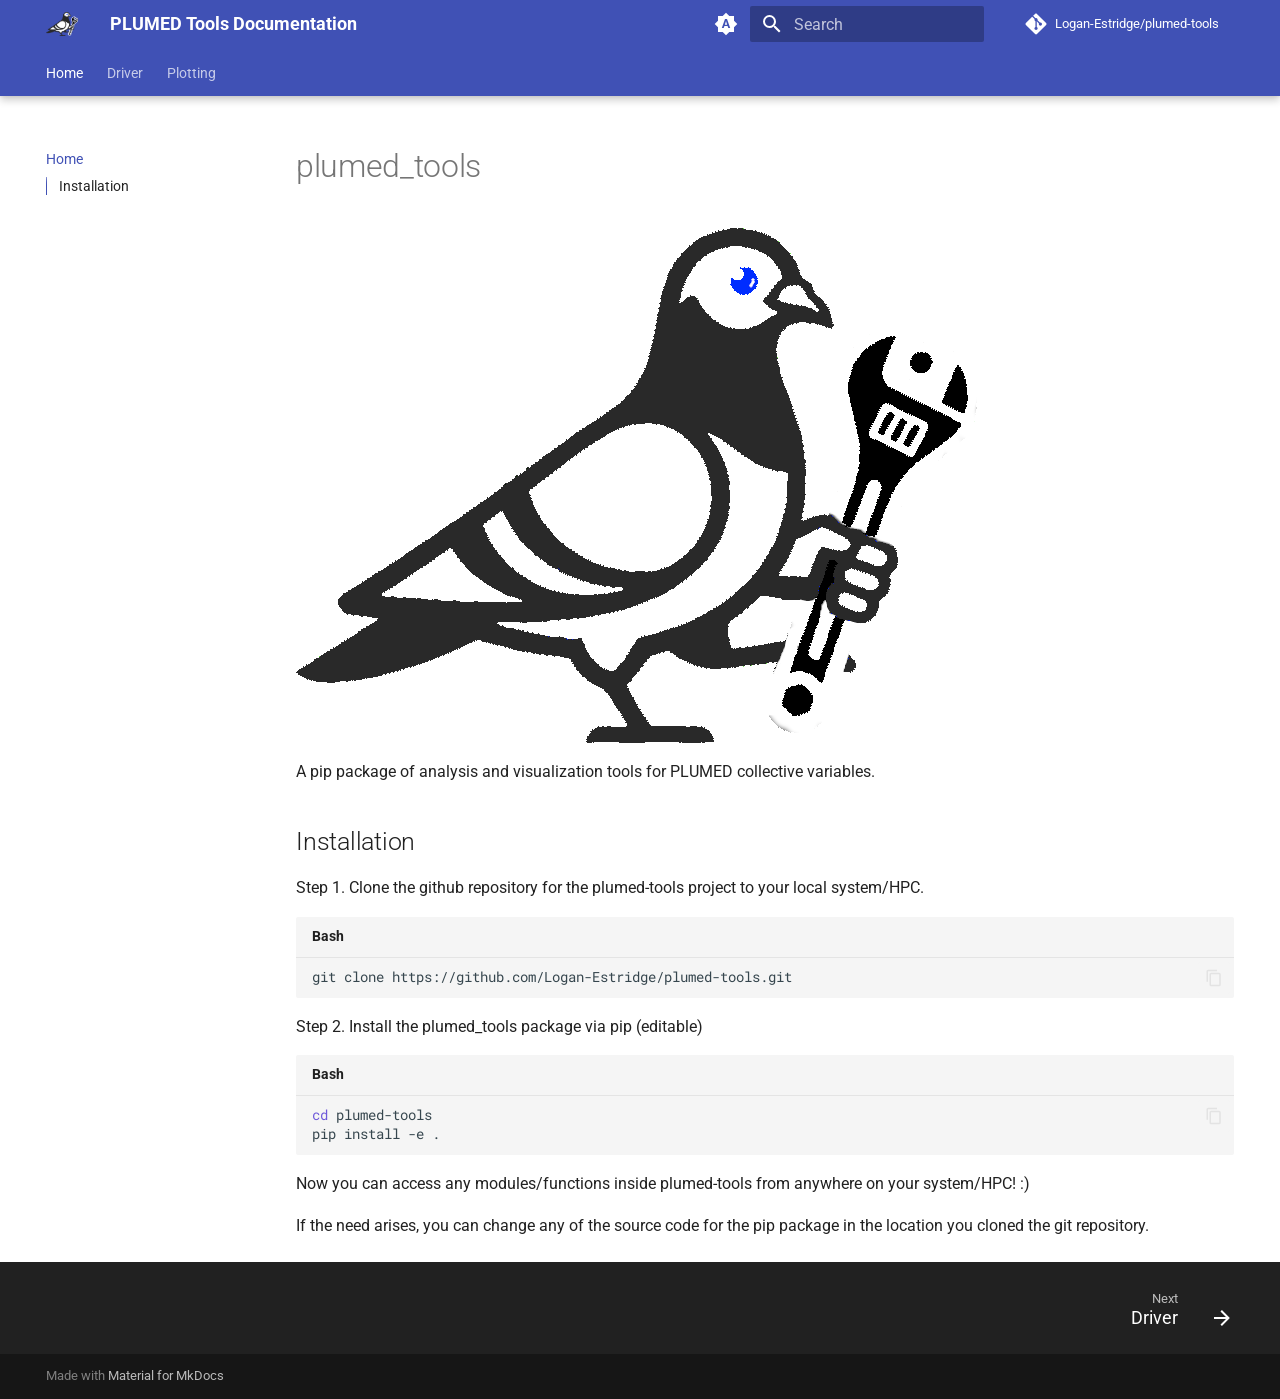
<file: index.html>
<!DOCTYPE html><html lang="en" class="no-js"><head>
    
      <meta charset="utf-8">
      <meta name="viewport" content="width=device-width,initial-scale=1">
      
      
      
      
      
        <link rel="next" href="driver/reference/">
      
      
        
      
      
      <link rel="icon" href="assets/logo.png">
      <meta name="generator" content="mkdocs-1.6.1, mkdocs-material-9.7.4">
    
    
      
        <title>PLUMED Tools Documentation</title>
      
    
    
      <link rel="stylesheet" href="assets/stylesheets/main.484c7ddc.min.css">
      
        
        <link rel="stylesheet" href="assets/stylesheets/palette.ab4e12ef.min.css">
      
      


    
    
      
    
    
      
        
        
        <link rel="preconnect" href="https://fonts.gstatic.com" crossorigin>
        <link rel="stylesheet" href="https://fonts.googleapis.com/css?family=Roboto:300,300i,400,400i,700,700i%7CRoboto+Mono:400,400i,700,700i&amp;display=fallback">
        <style>:root{--md-text-font:"Roboto";--md-code-font:"Roboto Mono"}</style>
      
    
    
      <link rel="stylesheet" href="assets/_mkdocstrings.css">
    
    <script>__md_scope=new URL(".",location),__md_hash=e=>[...e].reduce(((e,_)=>(e<<5)-e+_.charCodeAt(0)),0),__md_get=(e,_=localStorage,t=__md_scope)=>JSON.parse(_.getItem(t.pathname+"."+e)),__md_set=(e,_,t=localStorage,a=__md_scope)=>{try{t.setItem(a.pathname+"."+e,JSON.stringify(_))}catch(e){}}</script>
    
      

    
    
  <link href="assets/stylesheets/glightbox.min.css" rel="stylesheet"><script src="assets/javascripts/glightbox.min.js"></script><style id="glightbox-style">
            html.glightbox-open { overflow: initial; height: 100%; }
            .gslide-title { margin-top: 0px; user-select: text; }
            .gslide-desc { color: #666; user-select: text; }
            .gslide-image img { background: white; }
            .gscrollbar-fixer { padding-right: 15px; }
            .gdesc-inner { font-size: 0.75rem; }
            body[data-md-color-scheme="slate"] .gdesc-inner { background: var(--md-default-bg-color); }
            body[data-md-color-scheme="slate"] .gslide-title { color: var(--md-default-fg-color); }
            body[data-md-color-scheme="slate"] .gslide-desc { color: var(--md-default-fg-color); }
        </style></head>
  
  
    
    
      
    
    
    
    
    <body dir="ltr" data-md-color-scheme="default" data-md-color-primary="indigo" data-md-color-accent="indigo">
  
    
    <input class="md-toggle" data-md-toggle="drawer" type="checkbox" id="__drawer" autocomplete="off">
    <input class="md-toggle" data-md-toggle="search" type="checkbox" id="__search" autocomplete="off">
    <label class="md-overlay" for="__drawer"></label>
    <div data-md-component="skip">
      
        
        <a href="#plumed_tools" class="md-skip">
          Skip to content
        </a>
      
    </div>
    <div data-md-component="announce">
      
    </div>
    
    
      

  

<header class="md-header md-header--shadow md-header--lifted" data-md-component="header">
  <nav class="md-header__inner md-grid" aria-label="Header">
    <a href="." title="PLUMED Tools Documentation" class="md-header__button md-logo" aria-label="PLUMED Tools Documentation" data-md-component="logo">
      
  <img src="assets/logo.png" alt="logo">

    </a>
    <label class="md-header__button md-icon" for="__drawer">
      
      <svg xmlns="http://www.w3.org/2000/svg" viewBox="0 0 24 24"><path d="M3 6h18v2H3zm0 5h18v2H3zm0 5h18v2H3z"></path></svg>
    </label>
    <div class="md-header__title" data-md-component="header-title">
      <div class="md-header__ellipsis">
        <div class="md-header__topic">
          <span class="md-ellipsis">
            PLUMED Tools Documentation
          </span>
        </div>
        <div class="md-header__topic" data-md-component="header-topic">
          <span class="md-ellipsis">
            
              Home
            
          </span>
        </div>
      </div>
    </div>
    
      
        <form class="md-header__option" data-md-component="palette">
  
    
    
    
    <input class="md-option" data-md-color-media="(prefers-color-scheme)" data-md-color-scheme="default" data-md-color-primary="indigo" data-md-color-accent="indigo" aria-label="Switch to light mode" type="radio" name="__palette" id="__palette_0">
    
      <label class="md-header__button md-icon" title="Switch to light mode" for="__palette_1" hidden>
        <svg xmlns="http://www.w3.org/2000/svg" viewBox="0 0 24 24"><path d="m14.3 16-.7-2h-3.2l-.7 2H7.8L11 7h2l3.2 9zM20 8.69V4h-4.69L12 .69 8.69 4H4v4.69L.69 12 4 15.31V20h4.69L12 23.31 15.31 20H20v-4.69L23.31 12zm-9.15 3.96h2.3L12 9z"></path></svg>
      </label>
    
  
    
    
    
    <input class="md-option" data-md-color-media="(prefers-color-scheme: light)" data-md-color-scheme="default" data-md-color-primary="indigo" data-md-color-accent="indigo" aria-label="Switch to dark mode" type="radio" name="__palette" id="__palette_1">
    
      <label class="md-header__button md-icon" title="Switch to dark mode" for="__palette_2" hidden>
        <svg xmlns="http://www.w3.org/2000/svg" viewBox="0 0 24 24"><path d="M12 8a4 4 0 0 0-4 4 4 4 0 0 0 4 4 4 4 0 0 0 4-4 4 4 0 0 0-4-4m0 10a6 6 0 0 1-6-6 6 6 0 0 1 6-6 6 6 0 0 1 6 6 6 6 0 0 1-6 6m8-9.31V4h-4.69L12 .69 8.69 4H4v4.69L.69 12 4 15.31V20h4.69L12 23.31 15.31 20H20v-4.69L23.31 12z"></path></svg>
      </label>
    
  
    
    
    
    <input class="md-option" data-md-color-media="(prefers-color-scheme: dark)" data-md-color-scheme="slate" data-md-color-primary="indigo" data-md-color-accent="indigo" aria-label="Switch to system preference" type="radio" name="__palette" id="__palette_2">
    
      <label class="md-header__button md-icon" title="Switch to system preference" for="__palette_0" hidden>
        <svg xmlns="http://www.w3.org/2000/svg" viewBox="0 0 24 24"><path d="M12 18c-.89 0-1.74-.2-2.5-.55C11.56 16.5 13 14.42 13 12s-1.44-4.5-3.5-5.45C10.26 6.2 11.11 6 12 6a6 6 0 0 1 6 6 6 6 0 0 1-6 6m8-9.31V4h-4.69L12 .69 8.69 4H4v4.69L.69 12 4 15.31V20h4.69L12 23.31 15.31 20H20v-4.69L23.31 12z"></path></svg>
      </label>
    
  
</form>
      
    
    
      <script>var palette=__md_get("__palette");if(palette&&palette.color){if("(prefers-color-scheme)"===palette.color.media){var media=matchMedia("(prefers-color-scheme: light)"),input=document.querySelector(media.matches?"[data-md-color-media='(prefers-color-scheme: light)']":"[data-md-color-media='(prefers-color-scheme: dark)']");palette.color.media=input.getAttribute("data-md-color-media"),palette.color.scheme=input.getAttribute("data-md-color-scheme"),palette.color.primary=input.getAttribute("data-md-color-primary"),palette.color.accent=input.getAttribute("data-md-color-accent")}for(var[key,value]of Object.entries(palette.color))document.body.setAttribute("data-md-color-"+key,value)}</script>
    
    
    
      
      
        <label class="md-header__button md-icon" for="__search">
          
          <svg xmlns="http://www.w3.org/2000/svg" viewBox="0 0 24 24"><path d="M9.5 3A6.5 6.5 0 0 1 16 9.5c0 1.61-.59 3.09-1.56 4.23l.27.27h.79l5 5-1.5 1.5-5-5v-.79l-.27-.27A6.52 6.52 0 0 1 9.5 16 6.5 6.5 0 0 1 3 9.5 6.5 6.5 0 0 1 9.5 3m0 2C7 5 5 7 5 9.5S7 14 9.5 14 14 12 14 9.5 12 5 9.5 5"></path></svg>
        </label>
        <div class="md-search" data-md-component="search" role="dialog">
  <label class="md-search__overlay" for="__search"></label>
  <div class="md-search__inner" role="search">
    <form class="md-search__form" name="search">
      <input type="text" class="md-search__input" name="query" aria-label="Search" placeholder="Search" autocapitalize="off" autocorrect="off" autocomplete="off" spellcheck="false" data-md-component="search-query" required>
      <label class="md-search__icon md-icon" for="__search">
        
        <svg xmlns="http://www.w3.org/2000/svg" viewBox="0 0 24 24"><path d="M9.5 3A6.5 6.5 0 0 1 16 9.5c0 1.61-.59 3.09-1.56 4.23l.27.27h.79l5 5-1.5 1.5-5-5v-.79l-.27-.27A6.52 6.52 0 0 1 9.5 16 6.5 6.5 0 0 1 3 9.5 6.5 6.5 0 0 1 9.5 3m0 2C7 5 5 7 5 9.5S7 14 9.5 14 14 12 14 9.5 12 5 9.5 5"></path></svg>
        
        <svg xmlns="http://www.w3.org/2000/svg" viewBox="0 0 24 24"><path d="M20 11v2H8l5.5 5.5-1.42 1.42L4.16 12l7.92-7.92L13.5 5.5 8 11z"></path></svg>
      </label>
      <nav class="md-search__options" aria-label="Search">
        
        <button type="reset" class="md-search__icon md-icon" title="Clear" aria-label="Clear" tabindex="-1">
          
          <svg xmlns="http://www.w3.org/2000/svg" viewBox="0 0 24 24"><path d="M19 6.41 17.59 5 12 10.59 6.41 5 5 6.41 10.59 12 5 17.59 6.41 19 12 13.41 17.59 19 19 17.59 13.41 12z"></path></svg>
        </button>
      </nav>
      
        <div class="md-search__suggest" data-md-component="search-suggest"></div>
      
    </form>
    <div class="md-search__output">
      <div class="md-search__scrollwrap" tabindex="0" data-md-scrollfix>
        <div class="md-search-result" data-md-component="search-result">
          <div class="md-search-result__meta">
            Initializing search
          </div>
          <ol class="md-search-result__list" role="presentation"></ol>
        </div>
      </div>
    </div>
  </div>
</div>
      
    
    
      <div class="md-header__source">
        <a href="https://github.com/Logan-Estridge/plumed-tools" title="Go to repository" class="md-source" data-md-component="source">
  <div class="md-source__icon md-icon">
    
    <svg xmlns="http://www.w3.org/2000/svg" viewBox="0 0 448 512"><!--! Font Awesome Free 7.1.0 by @fontawesome - https://fontawesome.com License - https://fontawesome.com/license/free (Icons: CC BY 4.0, Fonts: SIL OFL 1.1, Code: MIT License) Copyright 2025 Fonticons, Inc.--><path d="M439.6 236.1 244 40.5c-5.4-5.5-12.8-8.5-20.4-8.5s-15 3-20.4 8.4L162.5 81l51.5 51.5c27.1-9.1 52.7 16.8 43.4 43.7l49.7 49.7c34.2-11.8 61.2 31 35.5 56.7-26.5 26.5-70.2-2.9-56-37.3L240.3 199v121.9c25.3 12.5 22.3 41.8 9.1 55-6.4 6.4-15.2 10.1-24.3 10.1s-17.8-3.6-24.3-10.1c-17.6-17.6-11.1-46.9 11.2-56v-123c-20.8-8.5-24.6-30.7-18.6-45L142.6 101 8.5 235.1C3 240.6 0 247.9 0 255.5s3 15 8.5 20.4l195.6 195.7c5.4 5.4 12.7 8.4 20.4 8.4s15-3 20.4-8.4l194.7-194.7c5.4-5.4 8.4-12.8 8.4-20.4s-3-15-8.4-20.4"></path></svg>
  </div>
  <div class="md-source__repository">
    Logan-Estridge/plumed-tools
  </div>
</a>
      </div>
    
  </nav>
  
    
      
<nav class="md-tabs" aria-label="Tabs" data-md-component="tabs">
  <div class="md-grid">
    <ul class="md-tabs__list">
      
        
  
  
  
    
  
  
    <li class="md-tabs__item md-tabs__item--active">
      <a href="." class="md-tabs__link">
        
  
  
    
  
  Home

      </a>
    </li>
  

      
        
  
  
  
  
    <li class="md-tabs__item">
      <a href="driver/reference/" class="md-tabs__link">
        
  
  
    
  
  Driver

      </a>
    </li>
  

      
        
  
  
  
  
    <li class="md-tabs__item">
      <a href="plotting/reference/" class="md-tabs__link">
        
  
  
    
  
  Plotting

      </a>
    </li>
  

      
    </ul>
  </div>
</nav>
    
  
</header>
    
    <div class="md-container" data-md-component="container">
      
      
        
      
      <main class="md-main" data-md-component="main">
        <div class="md-main__inner md-grid">
          
            
              
              <div class="md-sidebar md-sidebar--primary" data-md-component="sidebar" data-md-type="navigation">
                <div class="md-sidebar__scrollwrap">
                  <div class="md-sidebar__inner">
                    


  


  

<nav class="md-nav md-nav--primary md-nav--lifted md-nav--integrated" aria-label="Navigation" data-md-level="0">
  <label class="md-nav__title" for="__drawer">
    <a href="." title="PLUMED Tools Documentation" class="md-nav__button md-logo" aria-label="PLUMED Tools Documentation" data-md-component="logo">
      
  <img src="assets/logo.png" alt="logo">

    </a>
    PLUMED Tools Documentation
  </label>
  
    <div class="md-nav__source">
      <a href="https://github.com/Logan-Estridge/plumed-tools" title="Go to repository" class="md-source" data-md-component="source">
  <div class="md-source__icon md-icon">
    
    <svg xmlns="http://www.w3.org/2000/svg" viewBox="0 0 448 512"><!--! Font Awesome Free 7.1.0 by @fontawesome - https://fontawesome.com License - https://fontawesome.com/license/free (Icons: CC BY 4.0, Fonts: SIL OFL 1.1, Code: MIT License) Copyright 2025 Fonticons, Inc.--><path d="M439.6 236.1 244 40.5c-5.4-5.5-12.8-8.5-20.4-8.5s-15 3-20.4 8.4L162.5 81l51.5 51.5c27.1-9.1 52.7 16.8 43.4 43.7l49.7 49.7c34.2-11.8 61.2 31 35.5 56.7-26.5 26.5-70.2-2.9-56-37.3L240.3 199v121.9c25.3 12.5 22.3 41.8 9.1 55-6.4 6.4-15.2 10.1-24.3 10.1s-17.8-3.6-24.3-10.1c-17.6-17.6-11.1-46.9 11.2-56v-123c-20.8-8.5-24.6-30.7-18.6-45L142.6 101 8.5 235.1C3 240.6 0 247.9 0 255.5s3 15 8.5 20.4l195.6 195.7c5.4 5.4 12.7 8.4 20.4 8.4s15-3 20.4-8.4l194.7-194.7c5.4-5.4 8.4-12.8 8.4-20.4s-3-15-8.4-20.4"></path></svg>
  </div>
  <div class="md-source__repository">
    Logan-Estridge/plumed-tools
  </div>
</a>
    </div>
  
  <ul class="md-nav__list" data-md-scrollfix>
    
      
      
  
  
    
  
  
  
    <li class="md-nav__item md-nav__item--active">
      
      <input class="md-nav__toggle md-toggle" type="checkbox" id="__toc">
      
      
        
      
      
        <label class="md-nav__link md-nav__link--active" for="__toc">
          
  
  
  <span class="md-ellipsis">
    
  
    Home
  

    
  </span>
  
  

          <span class="md-nav__icon md-icon"></span>
        </label>
      
      <a href="." class="md-nav__link md-nav__link--active">
        
  
  
  <span class="md-ellipsis">
    
  
    Home
  

    
  </span>
  
  

      </a>
      
        

<nav class="md-nav md-nav--secondary" aria-label="Table of contents">
  
  
  
    
  
  
    <label class="md-nav__title" for="__toc">
      <span class="md-nav__icon md-icon"></span>
      Table of contents
    </label>
    <ul class="md-nav__list" data-md-component="toc" data-md-scrollfix>
      
        <li class="md-nav__item">
  <a href="#installation" class="md-nav__link">
    <span class="md-ellipsis">
      
        Installation
      
    </span>
  </a>
  
</li>
      
    </ul>
  
</nav>
      
    </li>
  

    
      
      
  
  
  
  
    <li class="md-nav__item">
      <a href="driver/reference/" class="md-nav__link">
        
  
  
  <span class="md-ellipsis">
    
  
    Driver
  

    
  </span>
  
  

      </a>
    </li>
  

    
      
      
  
  
  
  
    <li class="md-nav__item">
      <a href="plotting/reference/" class="md-nav__link">
        
  
  
  <span class="md-ellipsis">
    
  
    Plotting
  

    
  </span>
  
  

      </a>
    </li>
  

    
  </ul>
</nav>
                  </div>
                </div>
              </div>
            
            
          
          
            <div class="md-content" data-md-component="content">
              
              <article class="md-content__inner md-typeset">
                
                  


  
  


<h1 id="plumed_tools">plumed_tools</h1>
<p><a class="glightbox" data-type="image" data-width="auto" data-height="auto" href="assets/logo.png" data-desc-position="bottom"><img align="center" alt="Plumed Tools Logo" src="assets/logo.png"></a></p>
<p>A pip package of analysis and visualization tools for PLUMED collective variables.</p>
<h2 id="installation">Installation</h2>
<p>Step 1. Clone the github repository for the plumed-tools project to your local system/HPC.</p>
<div class="language-bash highlight"><span class="filename">Bash</span><pre><span></span><code><span id="__span-0-1"><a id="__codelineno-0-1" name="__codelineno-0-1" href="#__codelineno-0-1"></a>git<span class="w"> </span>clone<span class="w"> </span>https://github.com/Logan-Estridge/plumed-tools.git
</span></code></pre></div>
<p>Step 2. Install the plumed_tools package via pip (editable)
</p><div class="language-bash highlight"><span class="filename">Bash</span><pre><span></span><code><span id="__span-1-1"><a id="__codelineno-1-1" name="__codelineno-1-1" href="#__codelineno-1-1"></a><span class="nb">cd</span><span class="w"> </span>plumed-tools
</span><span id="__span-1-2"><a id="__codelineno-1-2" name="__codelineno-1-2" href="#__codelineno-1-2"></a>pip<span class="w"> </span>install<span class="w"> </span>-e<span class="w"> </span>.
</span></code></pre></div>
Now you can access any modules/functions inside plumed-tools from anywhere on your 
system/HPC! :)<p></p>
<p>If the need arises, you can change any of the source code for the pip package
in the location you cloned the git repository. </p>












                
              </article>
            </div>
          
          
<script>var target=document.getElementById(location.hash.slice(1));target&&target.name&&(target.checked=target.name.startsWith("__tabbed_"))</script>
        </div>
        
          <button type="button" class="md-top md-icon" data-md-component="top" hidden>
  
  <svg xmlns="http://www.w3.org/2000/svg" viewBox="0 0 24 24"><path d="M13 20h-2V8l-5.5 5.5-1.42-1.42L12 4.16l7.92 7.92-1.42 1.42L13 8z"></path></svg>
  Back to top
</button>
        
      </main>
      
        <footer class="md-footer">
  
    
      
      <nav class="md-footer__inner md-grid" aria-label="Footer">
        
        
          
          <a href="driver/reference/" class="md-footer__link md-footer__link--next" aria-label="Next: Driver">
            <div class="md-footer__title">
              <span class="md-footer__direction">
                Next
              </span>
              <div class="md-ellipsis">
                Driver
              </div>
            </div>
            <div class="md-footer__button md-icon">
              
              <svg xmlns="http://www.w3.org/2000/svg" viewBox="0 0 24 24"><path d="M4 11v2h12l-5.5 5.5 1.42 1.42L19.84 12l-7.92-7.92L10.5 5.5 16 11z"></path></svg>
            </div>
          </a>
        
      </nav>
    
  
  <div class="md-footer-meta md-typeset">
    <div class="md-footer-meta__inner md-grid">
      <div class="md-copyright">
  
  
    Made with
    <a href="https://squidfunk.github.io/mkdocs-material/" target="_blank" rel="noopener">
      Material for MkDocs
    </a>
  
</div>
      
    </div>
  </div>
</footer>
      
    </div>
    <div class="md-dialog" data-md-component="dialog">
      <div class="md-dialog__inner md-typeset"></div>
    </div>
    
    
    
      
      
      <script id="__config" type="application/json">{"annotate": null, "base": ".", "features": ["navigation.tabs", "navigation.sections", "navigation.tabs.sticky", "navigation.top", "navigation.footer", "toc.integrate", "search.suggest", "search.highlight", "content.code.copy", "content.code.annotate"], "search": "assets/javascripts/workers/search.2c215733.min.js", "tags": null, "translations": {"clipboard.copied": "Copied to clipboard", "clipboard.copy": "Copy to clipboard", "search.result.more.one": "1 more on this page", "search.result.more.other": "# more on this page", "search.result.none": "No matching documents", "search.result.one": "1 matching document", "search.result.other": "# matching documents", "search.result.placeholder": "Type to start searching", "search.result.term.missing": "Missing", "select.version": "Select version"}, "version": null}</script>
    
    
      <script src="assets/javascripts/bundle.79ae519e.min.js"></script>
      
    
  
<script id="init-glightbox">const lightbox = GLightbox({"touchNavigation": true, "loop": false, "zoomable": true, "draggable": true, "openEffect": "zoom", "closeEffect": "zoom", "slideEffect": "slide"});
document$.subscribe(()=>{ lightbox.reload(); });
</script></body></html>
</file>
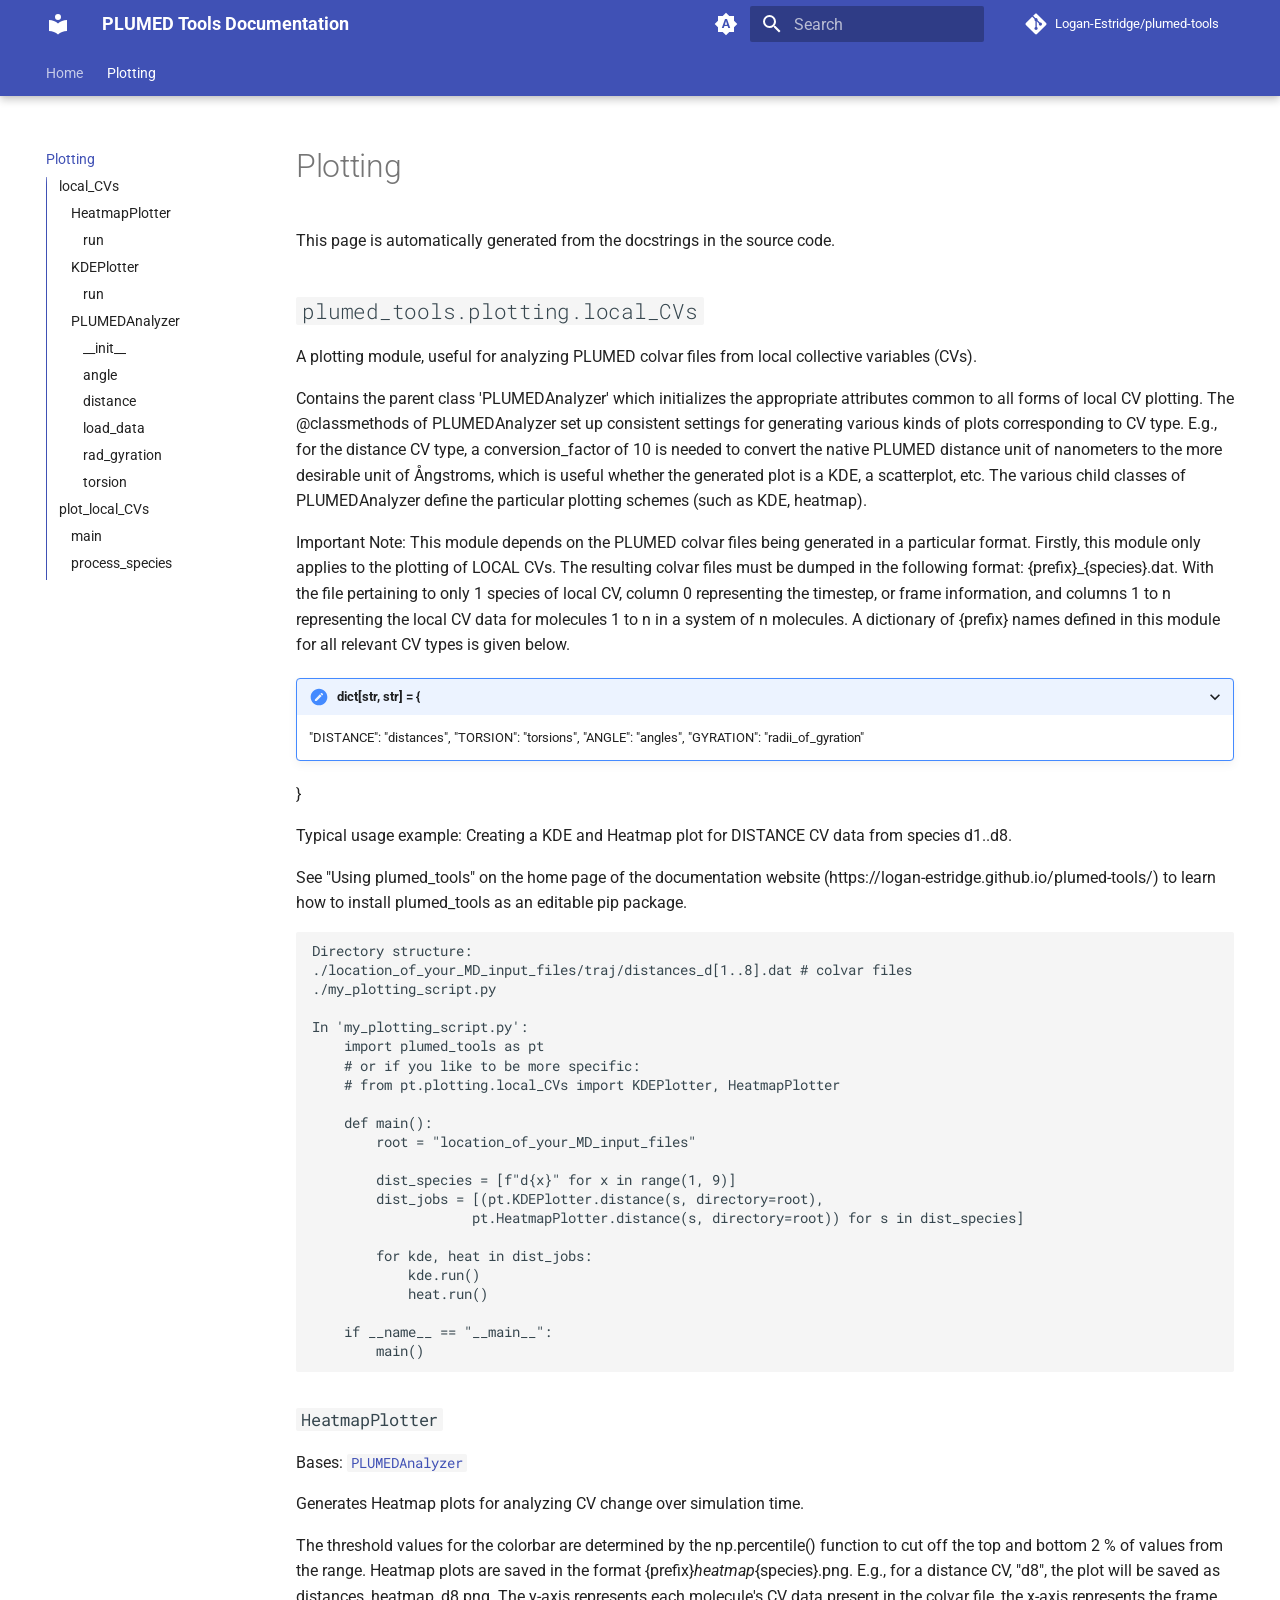
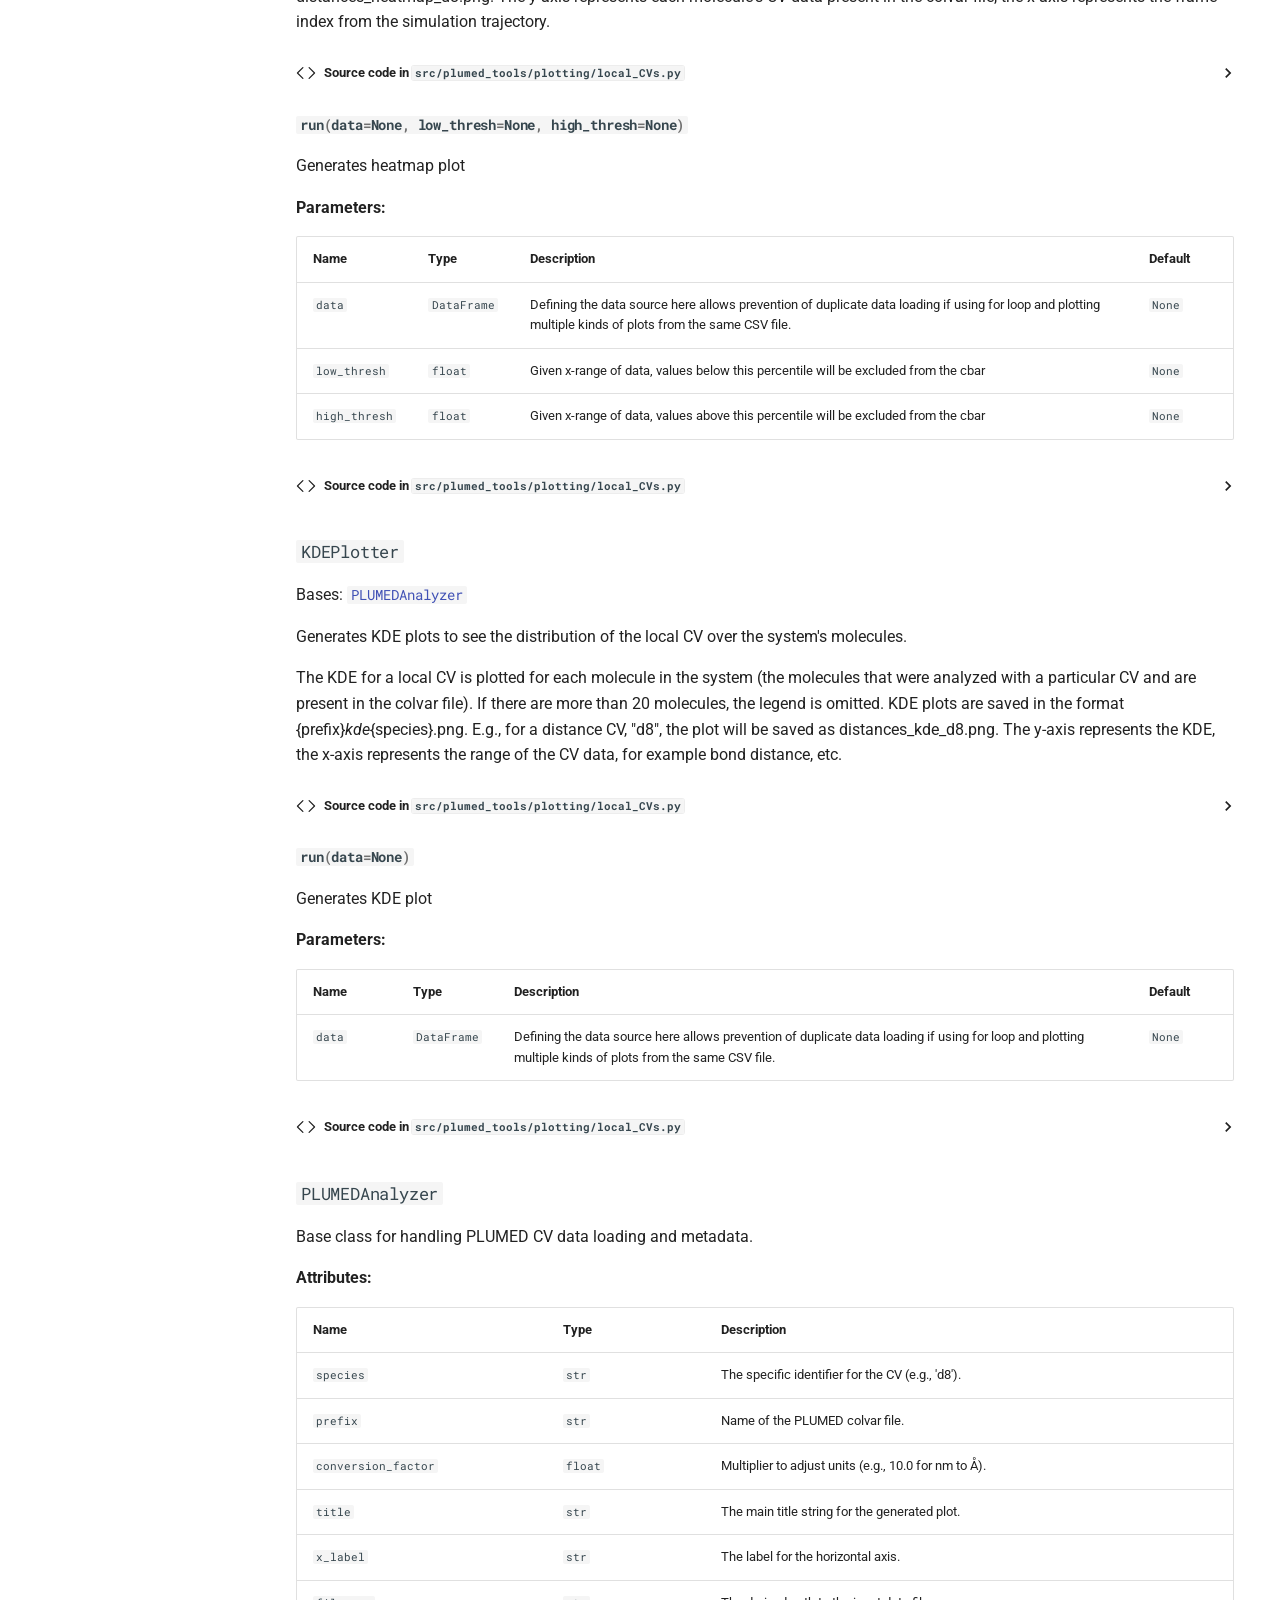
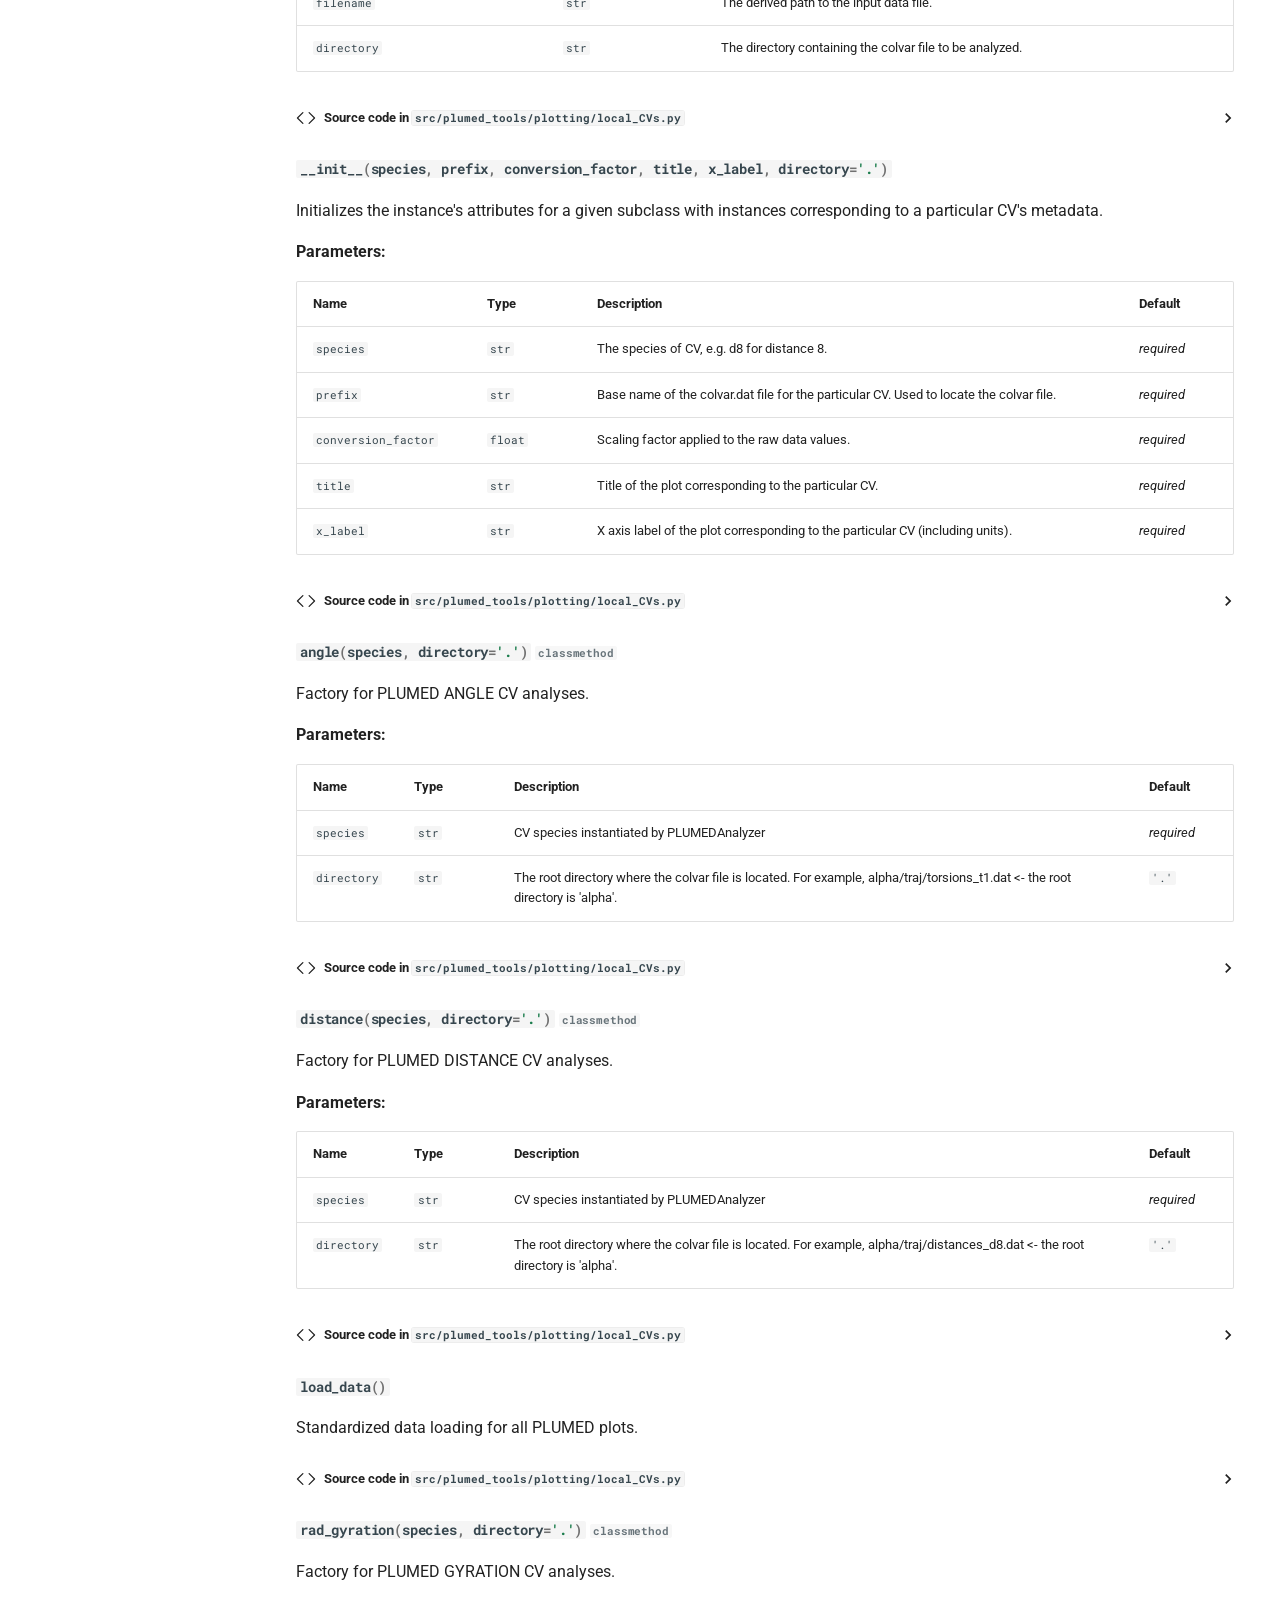
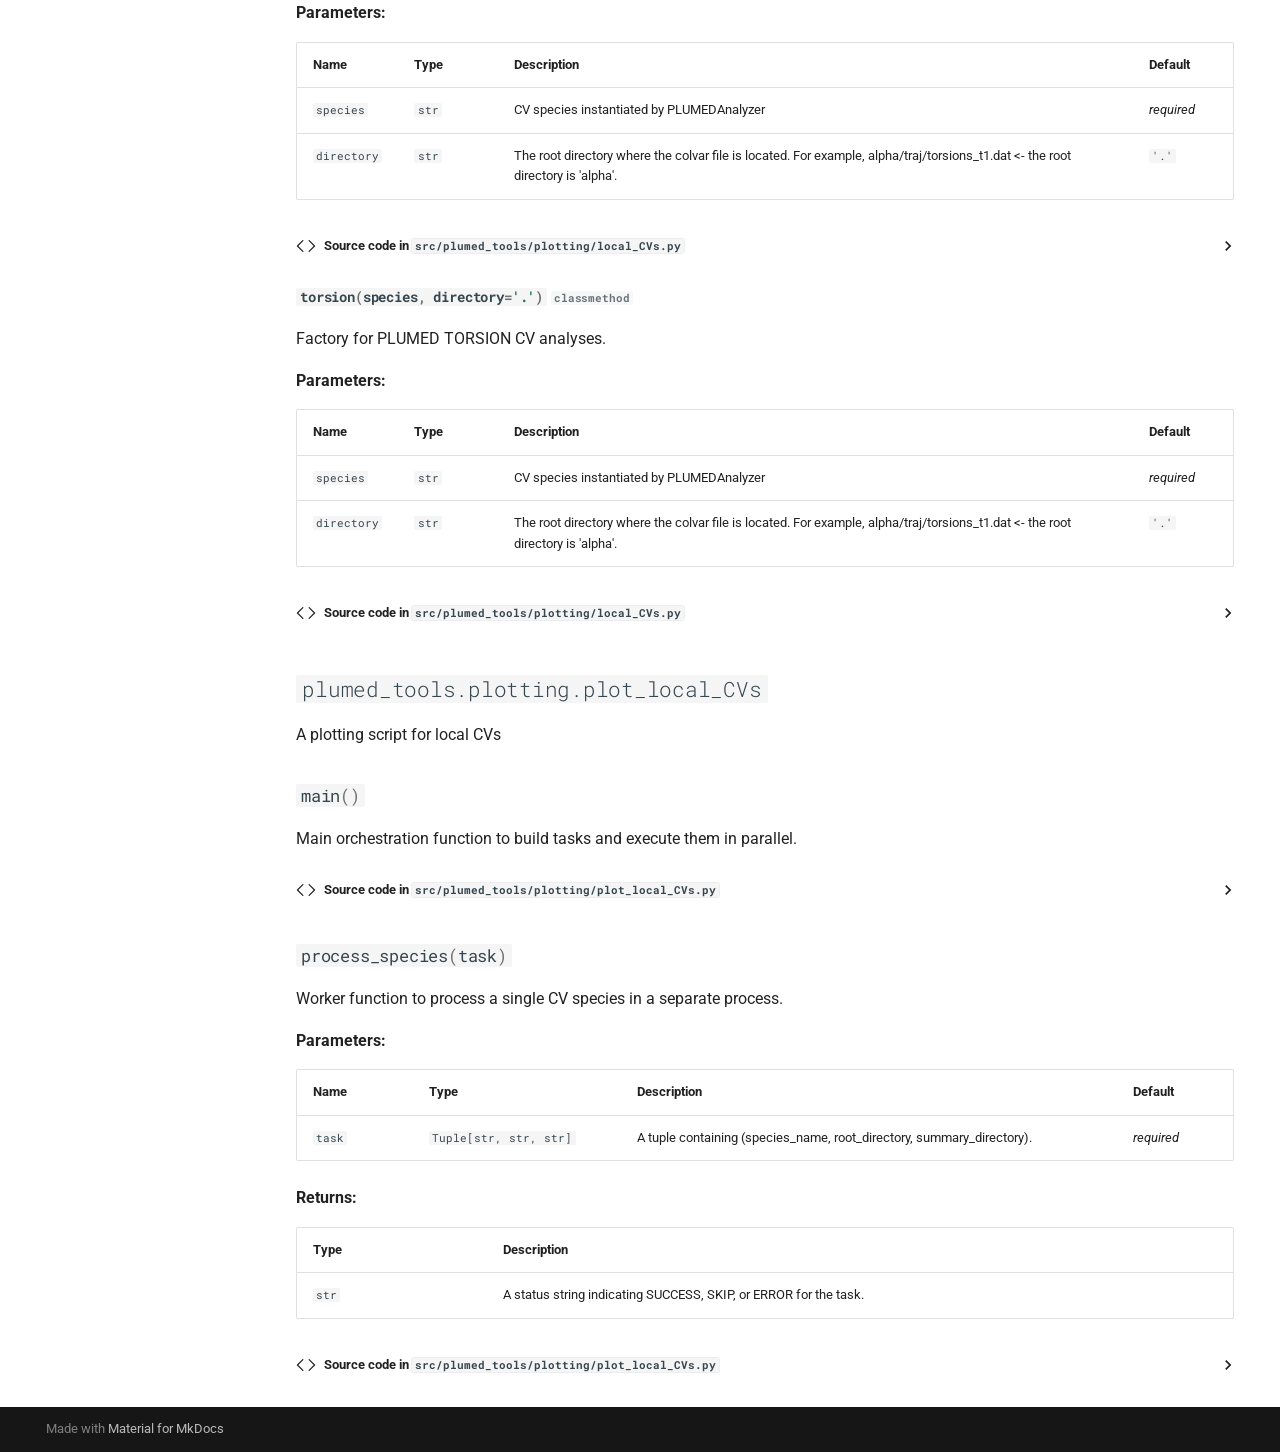
<file: reference/index.html>
<!doctype html>
<html lang="en" class="no-js">
  <head>
    
      <meta charset="utf-8">
      <meta name="viewport" content="width=device-width,initial-scale=1">
      
      
      
      
        <link rel="prev" href="..">
      
      
      
        
      
      
      <link rel="icon" href="../assets/images/favicon.png">
      <meta name="generator" content="mkdocs-1.6.1, mkdocs-material-9.7.4">
    
    
      
        <title>Plotting - PLUMED Tools Documentation</title>
      
    
    
      <link rel="stylesheet" href="../assets/stylesheets/main.484c7ddc.min.css">
      
        
        <link rel="stylesheet" href="../assets/stylesheets/palette.ab4e12ef.min.css">
      
      


    
    
      
    
    
      
        
        
        <link rel="preconnect" href="https://fonts.gstatic.com" crossorigin>
        <link rel="stylesheet" href="https://fonts.googleapis.com/css?family=Roboto:300,300i,400,400i,700,700i%7CRoboto+Mono:400,400i,700,700i&display=fallback">
        <style>:root{--md-text-font:"Roboto";--md-code-font:"Roboto Mono"}</style>
      
    
    
      <link rel="stylesheet" href="../assets/_mkdocstrings.css">
    
    <script>__md_scope=new URL("..",location),__md_hash=e=>[...e].reduce(((e,_)=>(e<<5)-e+_.charCodeAt(0)),0),__md_get=(e,_=localStorage,t=__md_scope)=>JSON.parse(_.getItem(t.pathname+"."+e)),__md_set=(e,_,t=localStorage,a=__md_scope)=>{try{t.setItem(a.pathname+"."+e,JSON.stringify(_))}catch(e){}}</script>
    
      

    
    
  </head>
  
  
    
    
      
    
    
    
    
    <body dir="ltr" data-md-color-scheme="default" data-md-color-primary="indigo" data-md-color-accent="indigo">
  
    
    <input class="md-toggle" data-md-toggle="drawer" type="checkbox" id="__drawer" autocomplete="off">
    <input class="md-toggle" data-md-toggle="search" type="checkbox" id="__search" autocomplete="off">
    <label class="md-overlay" for="__drawer"></label>
    <div data-md-component="skip">
      
        
        <a href="#plumed_tools.plotting.local_CVs" class="md-skip">
          Skip to content
        </a>
      
    </div>
    <div data-md-component="announce">
      
    </div>
    
    
      

  

<header class="md-header md-header--shadow md-header--lifted" data-md-component="header">
  <nav class="md-header__inner md-grid" aria-label="Header">
    <a href=".." title="PLUMED Tools Documentation" class="md-header__button md-logo" aria-label="PLUMED Tools Documentation" data-md-component="logo">
      
  
  <svg xmlns="http://www.w3.org/2000/svg" viewBox="0 0 24 24"><path d="M12 8a3 3 0 0 0 3-3 3 3 0 0 0-3-3 3 3 0 0 0-3 3 3 3 0 0 0 3 3m0 3.54C9.64 9.35 6.5 8 3 8v11c3.5 0 6.64 1.35 9 3.54 2.36-2.19 5.5-3.54 9-3.54V8c-3.5 0-6.64 1.35-9 3.54"/></svg>

    </a>
    <label class="md-header__button md-icon" for="__drawer">
      
      <svg xmlns="http://www.w3.org/2000/svg" viewBox="0 0 24 24"><path d="M3 6h18v2H3zm0 5h18v2H3zm0 5h18v2H3z"/></svg>
    </label>
    <div class="md-header__title" data-md-component="header-title">
      <div class="md-header__ellipsis">
        <div class="md-header__topic">
          <span class="md-ellipsis">
            PLUMED Tools Documentation
          </span>
        </div>
        <div class="md-header__topic" data-md-component="header-topic">
          <span class="md-ellipsis">
            
              Plotting
            
          </span>
        </div>
      </div>
    </div>
    
      
        <form class="md-header__option" data-md-component="palette">
  
    
    
    
    <input class="md-option" data-md-color-media="(prefers-color-scheme)" data-md-color-scheme="default" data-md-color-primary="indigo" data-md-color-accent="indigo"  aria-label="Switch to light mode"  type="radio" name="__palette" id="__palette_0">
    
      <label class="md-header__button md-icon" title="Switch to light mode" for="__palette_1" hidden>
        <svg xmlns="http://www.w3.org/2000/svg" viewBox="0 0 24 24"><path d="m14.3 16-.7-2h-3.2l-.7 2H7.8L11 7h2l3.2 9zM20 8.69V4h-4.69L12 .69 8.69 4H4v4.69L.69 12 4 15.31V20h4.69L12 23.31 15.31 20H20v-4.69L23.31 12zm-9.15 3.96h2.3L12 9z"/></svg>
      </label>
    
  
    
    
    
    <input class="md-option" data-md-color-media="(prefers-color-scheme: light)" data-md-color-scheme="default" data-md-color-primary="indigo" data-md-color-accent="indigo"  aria-label="Switch to dark mode"  type="radio" name="__palette" id="__palette_1">
    
      <label class="md-header__button md-icon" title="Switch to dark mode" for="__palette_2" hidden>
        <svg xmlns="http://www.w3.org/2000/svg" viewBox="0 0 24 24"><path d="M12 8a4 4 0 0 0-4 4 4 4 0 0 0 4 4 4 4 0 0 0 4-4 4 4 0 0 0-4-4m0 10a6 6 0 0 1-6-6 6 6 0 0 1 6-6 6 6 0 0 1 6 6 6 6 0 0 1-6 6m8-9.31V4h-4.69L12 .69 8.69 4H4v4.69L.69 12 4 15.31V20h4.69L12 23.31 15.31 20H20v-4.69L23.31 12z"/></svg>
      </label>
    
  
    
    
    
    <input class="md-option" data-md-color-media="(prefers-color-scheme: dark)" data-md-color-scheme="slate" data-md-color-primary="indigo" data-md-color-accent="indigo"  aria-label="Switch to system preference"  type="radio" name="__palette" id="__palette_2">
    
      <label class="md-header__button md-icon" title="Switch to system preference" for="__palette_0" hidden>
        <svg xmlns="http://www.w3.org/2000/svg" viewBox="0 0 24 24"><path d="M12 18c-.89 0-1.74-.2-2.5-.55C11.56 16.5 13 14.42 13 12s-1.44-4.5-3.5-5.45C10.26 6.2 11.11 6 12 6a6 6 0 0 1 6 6 6 6 0 0 1-6 6m8-9.31V4h-4.69L12 .69 8.69 4H4v4.69L.69 12 4 15.31V20h4.69L12 23.31 15.31 20H20v-4.69L23.31 12z"/></svg>
      </label>
    
  
</form>
      
    
    
      <script>var palette=__md_get("__palette");if(palette&&palette.color){if("(prefers-color-scheme)"===palette.color.media){var media=matchMedia("(prefers-color-scheme: light)"),input=document.querySelector(media.matches?"[data-md-color-media='(prefers-color-scheme: light)']":"[data-md-color-media='(prefers-color-scheme: dark)']");palette.color.media=input.getAttribute("data-md-color-media"),palette.color.scheme=input.getAttribute("data-md-color-scheme"),palette.color.primary=input.getAttribute("data-md-color-primary"),palette.color.accent=input.getAttribute("data-md-color-accent")}for(var[key,value]of Object.entries(palette.color))document.body.setAttribute("data-md-color-"+key,value)}</script>
    
    
    
      
      
        <label class="md-header__button md-icon" for="__search">
          
          <svg xmlns="http://www.w3.org/2000/svg" viewBox="0 0 24 24"><path d="M9.5 3A6.5 6.5 0 0 1 16 9.5c0 1.61-.59 3.09-1.56 4.23l.27.27h.79l5 5-1.5 1.5-5-5v-.79l-.27-.27A6.52 6.52 0 0 1 9.5 16 6.5 6.5 0 0 1 3 9.5 6.5 6.5 0 0 1 9.5 3m0 2C7 5 5 7 5 9.5S7 14 9.5 14 14 12 14 9.5 12 5 9.5 5"/></svg>
        </label>
        <div class="md-search" data-md-component="search" role="dialog">
  <label class="md-search__overlay" for="__search"></label>
  <div class="md-search__inner" role="search">
    <form class="md-search__form" name="search">
      <input type="text" class="md-search__input" name="query" aria-label="Search" placeholder="Search" autocapitalize="off" autocorrect="off" autocomplete="off" spellcheck="false" data-md-component="search-query" required>
      <label class="md-search__icon md-icon" for="__search">
        
        <svg xmlns="http://www.w3.org/2000/svg" viewBox="0 0 24 24"><path d="M9.5 3A6.5 6.5 0 0 1 16 9.5c0 1.61-.59 3.09-1.56 4.23l.27.27h.79l5 5-1.5 1.5-5-5v-.79l-.27-.27A6.52 6.52 0 0 1 9.5 16 6.5 6.5 0 0 1 3 9.5 6.5 6.5 0 0 1 9.5 3m0 2C7 5 5 7 5 9.5S7 14 9.5 14 14 12 14 9.5 12 5 9.5 5"/></svg>
        
        <svg xmlns="http://www.w3.org/2000/svg" viewBox="0 0 24 24"><path d="M20 11v2H8l5.5 5.5-1.42 1.42L4.16 12l7.92-7.92L13.5 5.5 8 11z"/></svg>
      </label>
      <nav class="md-search__options" aria-label="Search">
        
        <button type="reset" class="md-search__icon md-icon" title="Clear" aria-label="Clear" tabindex="-1">
          
          <svg xmlns="http://www.w3.org/2000/svg" viewBox="0 0 24 24"><path d="M19 6.41 17.59 5 12 10.59 6.41 5 5 6.41 10.59 12 5 17.59 6.41 19 12 13.41 17.59 19 19 17.59 13.41 12z"/></svg>
        </button>
      </nav>
      
        <div class="md-search__suggest" data-md-component="search-suggest"></div>
      
    </form>
    <div class="md-search__output">
      <div class="md-search__scrollwrap" tabindex="0" data-md-scrollfix>
        <div class="md-search-result" data-md-component="search-result">
          <div class="md-search-result__meta">
            Initializing search
          </div>
          <ol class="md-search-result__list" role="presentation"></ol>
        </div>
      </div>
    </div>
  </div>
</div>
      
    
    
      <div class="md-header__source">
        <a href="https://github.com/Logan-Estridge/plumed-tools" title="Go to repository" class="md-source" data-md-component="source">
  <div class="md-source__icon md-icon">
    
    <svg xmlns="http://www.w3.org/2000/svg" viewBox="0 0 448 512"><!--! Font Awesome Free 7.1.0 by @fontawesome - https://fontawesome.com License - https://fontawesome.com/license/free (Icons: CC BY 4.0, Fonts: SIL OFL 1.1, Code: MIT License) Copyright 2025 Fonticons, Inc.--><path d="M439.6 236.1 244 40.5c-5.4-5.5-12.8-8.5-20.4-8.5s-15 3-20.4 8.4L162.5 81l51.5 51.5c27.1-9.1 52.7 16.8 43.4 43.7l49.7 49.7c34.2-11.8 61.2 31 35.5 56.7-26.5 26.5-70.2-2.9-56-37.3L240.3 199v121.9c25.3 12.5 22.3 41.8 9.1 55-6.4 6.4-15.2 10.1-24.3 10.1s-17.8-3.6-24.3-10.1c-17.6-17.6-11.1-46.9 11.2-56v-123c-20.8-8.5-24.6-30.7-18.6-45L142.6 101 8.5 235.1C3 240.6 0 247.9 0 255.5s3 15 8.5 20.4l195.6 195.7c5.4 5.4 12.7 8.4 20.4 8.4s15-3 20.4-8.4l194.7-194.7c5.4-5.4 8.4-12.8 8.4-20.4s-3-15-8.4-20.4"/></svg>
  </div>
  <div class="md-source__repository">
    Logan-Estridge/plumed-tools
  </div>
</a>
      </div>
    
  </nav>
  
    
      
<nav class="md-tabs" aria-label="Tabs" data-md-component="tabs">
  <div class="md-grid">
    <ul class="md-tabs__list">
      
        
  
  
  
  
    <li class="md-tabs__item">
      <a href=".." class="md-tabs__link">
        
  
  
    
  
  Home

      </a>
    </li>
  

      
        
  
  
  
    
  
  
    <li class="md-tabs__item md-tabs__item--active">
      <a href="./" class="md-tabs__link">
        
  
  
    
  
  Plotting

      </a>
    </li>
  

      
    </ul>
  </div>
</nav>
    
  
</header>
    
    <div class="md-container" data-md-component="container">
      
      
        
      
      <main class="md-main" data-md-component="main">
        <div class="md-main__inner md-grid">
          
            
              
              <div class="md-sidebar md-sidebar--primary" data-md-component="sidebar" data-md-type="navigation" >
                <div class="md-sidebar__scrollwrap">
                  <div class="md-sidebar__inner">
                    


  


  

<nav class="md-nav md-nav--primary md-nav--lifted md-nav--integrated" aria-label="Navigation" data-md-level="0">
  <label class="md-nav__title" for="__drawer">
    <a href=".." title="PLUMED Tools Documentation" class="md-nav__button md-logo" aria-label="PLUMED Tools Documentation" data-md-component="logo">
      
  
  <svg xmlns="http://www.w3.org/2000/svg" viewBox="0 0 24 24"><path d="M12 8a3 3 0 0 0 3-3 3 3 0 0 0-3-3 3 3 0 0 0-3 3 3 3 0 0 0 3 3m0 3.54C9.64 9.35 6.5 8 3 8v11c3.5 0 6.64 1.35 9 3.54 2.36-2.19 5.5-3.54 9-3.54V8c-3.5 0-6.64 1.35-9 3.54"/></svg>

    </a>
    PLUMED Tools Documentation
  </label>
  
    <div class="md-nav__source">
      <a href="https://github.com/Logan-Estridge/plumed-tools" title="Go to repository" class="md-source" data-md-component="source">
  <div class="md-source__icon md-icon">
    
    <svg xmlns="http://www.w3.org/2000/svg" viewBox="0 0 448 512"><!--! Font Awesome Free 7.1.0 by @fontawesome - https://fontawesome.com License - https://fontawesome.com/license/free (Icons: CC BY 4.0, Fonts: SIL OFL 1.1, Code: MIT License) Copyright 2025 Fonticons, Inc.--><path d="M439.6 236.1 244 40.5c-5.4-5.5-12.8-8.5-20.4-8.5s-15 3-20.4 8.4L162.5 81l51.5 51.5c27.1-9.1 52.7 16.8 43.4 43.7l49.7 49.7c34.2-11.8 61.2 31 35.5 56.7-26.5 26.5-70.2-2.9-56-37.3L240.3 199v121.9c25.3 12.5 22.3 41.8 9.1 55-6.4 6.4-15.2 10.1-24.3 10.1s-17.8-3.6-24.3-10.1c-17.6-17.6-11.1-46.9 11.2-56v-123c-20.8-8.5-24.6-30.7-18.6-45L142.6 101 8.5 235.1C3 240.6 0 247.9 0 255.5s3 15 8.5 20.4l195.6 195.7c5.4 5.4 12.7 8.4 20.4 8.4s15-3 20.4-8.4l194.7-194.7c5.4-5.4 8.4-12.8 8.4-20.4s-3-15-8.4-20.4"/></svg>
  </div>
  <div class="md-source__repository">
    Logan-Estridge/plumed-tools
  </div>
</a>
    </div>
  
  <ul class="md-nav__list" data-md-scrollfix>
    
      
      
  
  
  
  
    <li class="md-nav__item">
      <a href=".." class="md-nav__link">
        
  
  
  <span class="md-ellipsis">
    
  
    Home
  

    
  </span>
  
  

      </a>
    </li>
  

    
      
      
  
  
    
  
  
  
    <li class="md-nav__item md-nav__item--active">
      
      <input class="md-nav__toggle md-toggle" type="checkbox" id="__toc">
      
      
      
        <label class="md-nav__link md-nav__link--active" for="__toc">
          
  
  
  <span class="md-ellipsis">
    
  
    Plotting
  

    
  </span>
  
  

          <span class="md-nav__icon md-icon"></span>
        </label>
      
      <a href="./" class="md-nav__link md-nav__link--active">
        
  
  
  <span class="md-ellipsis">
    
  
    Plotting
  

    
  </span>
  
  

      </a>
      
        

<nav class="md-nav md-nav--secondary" aria-label="Table of contents">
  
  
  
  
    <label class="md-nav__title" for="__toc">
      <span class="md-nav__icon md-icon"></span>
      Table of contents
    </label>
    <ul class="md-nav__list" data-md-component="toc" data-md-scrollfix>
      
        <li class="md-nav__item">
  <a href="#plumed_tools.plotting.local_CVs" class="md-nav__link">
    <span class="md-ellipsis">
      
        local_CVs
      
    </span>
  </a>
  
    <nav class="md-nav" aria-label="local_CVs">
      <ul class="md-nav__list">
        
          <li class="md-nav__item">
  <a href="#plumed_tools.plotting.local_CVs.HeatmapPlotter" class="md-nav__link">
    <span class="md-ellipsis">
      
        HeatmapPlotter
      
    </span>
  </a>
  
    <nav class="md-nav" aria-label="HeatmapPlotter">
      <ul class="md-nav__list">
        
          <li class="md-nav__item">
  <a href="#plumed_tools.plotting.local_CVs.HeatmapPlotter.run" class="md-nav__link">
    <span class="md-ellipsis">
      
        run
      
    </span>
  </a>
  
</li>
        
      </ul>
    </nav>
  
</li>
        
          <li class="md-nav__item">
  <a href="#plumed_tools.plotting.local_CVs.KDEPlotter" class="md-nav__link">
    <span class="md-ellipsis">
      
        KDEPlotter
      
    </span>
  </a>
  
    <nav class="md-nav" aria-label="KDEPlotter">
      <ul class="md-nav__list">
        
          <li class="md-nav__item">
  <a href="#plumed_tools.plotting.local_CVs.KDEPlotter.run" class="md-nav__link">
    <span class="md-ellipsis">
      
        run
      
    </span>
  </a>
  
</li>
        
      </ul>
    </nav>
  
</li>
        
          <li class="md-nav__item">
  <a href="#plumed_tools.plotting.local_CVs.PLUMEDAnalyzer" class="md-nav__link">
    <span class="md-ellipsis">
      
        PLUMEDAnalyzer
      
    </span>
  </a>
  
    <nav class="md-nav" aria-label="PLUMEDAnalyzer">
      <ul class="md-nav__list">
        
          <li class="md-nav__item">
  <a href="#plumed_tools.plotting.local_CVs.PLUMEDAnalyzer.__init__" class="md-nav__link">
    <span class="md-ellipsis">
      
        __init__
      
    </span>
  </a>
  
</li>
        
          <li class="md-nav__item">
  <a href="#plumed_tools.plotting.local_CVs.PLUMEDAnalyzer.angle" class="md-nav__link">
    <span class="md-ellipsis">
      
        angle
      
    </span>
  </a>
  
</li>
        
          <li class="md-nav__item">
  <a href="#plumed_tools.plotting.local_CVs.PLUMEDAnalyzer.distance" class="md-nav__link">
    <span class="md-ellipsis">
      
        distance
      
    </span>
  </a>
  
</li>
        
          <li class="md-nav__item">
  <a href="#plumed_tools.plotting.local_CVs.PLUMEDAnalyzer.load_data" class="md-nav__link">
    <span class="md-ellipsis">
      
        load_data
      
    </span>
  </a>
  
</li>
        
          <li class="md-nav__item">
  <a href="#plumed_tools.plotting.local_CVs.PLUMEDAnalyzer.rad_gyration" class="md-nav__link">
    <span class="md-ellipsis">
      
        rad_gyration
      
    </span>
  </a>
  
</li>
        
          <li class="md-nav__item">
  <a href="#plumed_tools.plotting.local_CVs.PLUMEDAnalyzer.torsion" class="md-nav__link">
    <span class="md-ellipsis">
      
        torsion
      
    </span>
  </a>
  
</li>
        
      </ul>
    </nav>
  
</li>
        
      </ul>
    </nav>
  
</li>
      
        <li class="md-nav__item">
  <a href="#plumed_tools.plotting.plot_local_CVs" class="md-nav__link">
    <span class="md-ellipsis">
      
        plot_local_CVs
      
    </span>
  </a>
  
    <nav class="md-nav" aria-label="plot_local_CVs">
      <ul class="md-nav__list">
        
          <li class="md-nav__item">
  <a href="#plumed_tools.plotting.plot_local_CVs.main" class="md-nav__link">
    <span class="md-ellipsis">
      
        main
      
    </span>
  </a>
  
</li>
        
          <li class="md-nav__item">
  <a href="#plumed_tools.plotting.plot_local_CVs.process_species" class="md-nav__link">
    <span class="md-ellipsis">
      
        process_species
      
    </span>
  </a>
  
</li>
        
      </ul>
    </nav>
  
</li>
      
    </ul>
  
</nav>
      
    </li>
  

    
  </ul>
</nav>
                  </div>
                </div>
              </div>
            
            
          
          
            <div class="md-content" data-md-component="content">
              
              <article class="md-content__inner md-typeset">
                
                  


  
  


  <h1>Plotting</h1>

<p>This page is automatically generated from the docstrings in the source code.</p>


<div class="doc doc-object doc-module">



<h2 id="plumed_tools.plotting.local_CVs" class="doc doc-heading">
            <code>plumed_tools.plotting.local_CVs</code>


</h2>

    <div class="doc doc-contents first">

        <p>A plotting module, useful for analyzing PLUMED colvar files from local collective variables (CVs).</p>
<p>Contains the parent class 'PLUMEDAnalyzer' which initializes the appropriate
attributes common to all forms of local CV plotting. The @classmethods of
PLUMEDAnalyzer set up consistent settings for generating various kinds of plots
corresponding to CV type. E.g., for the distance CV type, a conversion_factor
of 10 is needed to convert the native PLUMED distance unit of nanometers to the
more desirable unit of Ångstroms, which is useful whether the generated plot is
a KDE, a scatterplot, etc. The various child classes of PLUMEDAnalyzer define
the particular plotting schemes (such as KDE, heatmap). </p>
<p>Important Note: This module depends on the PLUMED colvar files being generated
in a particular format. Firstly, this module only applies to the plotting of
LOCAL CVs. The resulting colvar files must be dumped in the following format:
{prefix}_{species}.dat. With the file pertaining to only 1 species of local CV,
column 0 representing the timestep, or frame information, and columns 1 to n
representing the local CV data for molecules 1 to n in a system of n molecules.
A dictionary of {prefix} names defined in this module for all relevant CV types
is given below.</p>


<details class="plumed_prefixes_definitions" open>
  <summary>dict[str, str] = {</summary>
  <p>"DISTANCE": "distances",
"TORSION": "torsions",
"ANGLE": "angles",
"GYRATION": "radii_of_gyration"</p>
</details>        <p>}</p>
<p>Typical usage example: Creating a KDE and Heatmap plot for DISTANCE CV data
from species d1..d8.</p>
<p>See "Using plumed_tools" on the home page of the documentation website
(https://logan-estridge.github.io/plumed-tools/) to learn how to install
plumed_tools as an editable pip package. </p>
<pre><code>Directory structure:
./location_of_your_MD_input_files/traj/distances_d[1..8].dat # colvar files
./my_plotting_script.py

In 'my_plotting_script.py':
    import plumed_tools as pt
    # or if you like to be more specific: 
    # from pt.plotting.local_CVs import KDEPlotter, HeatmapPlotter

    def main():
        root = "location_of_your_MD_input_files"

        dist_species = [f"d{x}" for x in range(1, 9)]
        dist_jobs = [(pt.KDEPlotter.distance(s, directory=root),
                    pt.HeatmapPlotter.distance(s, directory=root)) for s in dist_species]

        for kde, heat in dist_jobs:
            kde.run()
            heat.run()

    if __name__ == "__main__":
        main()
</code></pre>










<div class="doc doc-children">









<div class="doc doc-object doc-class">



<h3 id="plumed_tools.plotting.local_CVs.HeatmapPlotter" class="doc doc-heading">
            <code>HeatmapPlotter</code>


</h3>


    <div class="doc doc-contents ">
            <p class="doc doc-class-bases">
              Bases: <code><a class="autorefs autorefs-internal" title="PLUMEDAnalyzer (plumed_tools.plotting.local_CVs.PLUMEDAnalyzer)" href="#plumed_tools.plotting.local_CVs.PLUMEDAnalyzer">PLUMEDAnalyzer</a></code></p>



        <p>Generates Heatmap plots for analyzing CV change over simulation time.</p>
<p>The threshold values for the colorbar are determined by the np.percentile() function
to cut off the top and bottom 2 % of values from the range. Heatmap plots are saved in the
format {prefix}<em>heatmap</em>{species}.png. E.g., for a distance CV, "d8", the plot will be saved
as distances_heatmap_d8.png. The y-axis represents each molecule's CV data present in the 
colvar file, the x-axis represents the frame index from the simulation trajectory.</p>








              <details class="mkdocstrings-source">
                <summary>Source code in <code>src/plumed_tools/plotting/local_CVs.py</code></summary>
                <div class="highlight"><table class="highlighttable"><tr><td class="linenos"><div class="linenodiv"><pre><span></span><span class="normal">245</span>
<span class="normal">246</span>
<span class="normal">247</span>
<span class="normal">248</span>
<span class="normal">249</span>
<span class="normal">250</span>
<span class="normal">251</span>
<span class="normal">252</span>
<span class="normal">253</span>
<span class="normal">254</span>
<span class="normal">255</span>
<span class="normal">256</span>
<span class="normal">257</span>
<span class="normal">258</span>
<span class="normal">259</span>
<span class="normal">260</span>
<span class="normal">261</span>
<span class="normal">262</span>
<span class="normal">263</span>
<span class="normal">264</span>
<span class="normal">265</span>
<span class="normal">266</span>
<span class="normal">267</span>
<span class="normal">268</span>
<span class="normal">269</span>
<span class="normal">270</span>
<span class="normal">271</span>
<span class="normal">272</span>
<span class="normal">273</span>
<span class="normal">274</span>
<span class="normal">275</span>
<span class="normal">276</span>
<span class="normal">277</span>
<span class="normal">278</span>
<span class="normal">279</span>
<span class="normal">280</span>
<span class="normal">281</span>
<span class="normal">282</span>
<span class="normal">283</span>
<span class="normal">284</span>
<span class="normal">285</span>
<span class="normal">286</span>
<span class="normal">287</span>
<span class="normal">288</span>
<span class="normal">289</span>
<span class="normal">290</span>
<span class="normal">291</span>
<span class="normal">292</span>
<span class="normal">293</span>
<span class="normal">294</span>
<span class="normal">295</span>
<span class="normal">296</span></pre></div></td><td class="code"><div><pre><span></span><code><span class="k">class</span><span class="w"> </span><span class="nc">HeatmapPlotter</span><span class="p">(</span><span class="n">PLUMEDAnalyzer</span><span class="p">):</span>
<span class="w">    </span><span class="sd">&quot;&quot;&quot;Generates Heatmap plots for analyzing CV change over simulation time.</span>

<span class="sd">    The threshold values for the colorbar are determined by the np.percentile() function</span>
<span class="sd">    to cut off the top and bottom 2 % of values from the range. Heatmap plots are saved in the</span>
<span class="sd">    format {prefix}_heatmap_{species}.png. E.g., for a distance CV, &quot;d8&quot;, the plot will be saved</span>
<span class="sd">    as distances_heatmap_d8.png. The y-axis represents each molecule&#39;s CV data present in the </span>
<span class="sd">    colvar file, the x-axis represents the frame index from the simulation trajectory. </span>
<span class="sd">    &quot;&quot;&quot;</span>
    <span class="k">def</span><span class="w"> </span><span class="nf">run</span><span class="p">(</span><span class="bp">self</span><span class="p">,</span> <span class="n">data</span><span class="p">:</span> <span class="n">pd</span><span class="o">.</span><span class="n">DataFrame</span> <span class="o">=</span> <span class="kc">None</span><span class="p">,</span> <span class="n">low_thresh</span><span class="p">:</span> <span class="nb">float</span> <span class="o">=</span> <span class="kc">None</span><span class="p">,</span> <span class="n">high_thresh</span><span class="p">:</span> <span class="nb">float</span> <span class="o">=</span> <span class="kc">None</span><span class="p">)</span> <span class="o">-&gt;</span> <span class="kc">None</span><span class="p">:</span>
<span class="w">        </span><span class="sd">&quot;&quot;&quot;Generates heatmap plot</span>

<span class="sd">        Args:</span>
<span class="sd">            data: Defining the data source here allows prevention of duplicate data loading if using </span>
<span class="sd">                  for loop and plotting multiple kinds of plots from the same CSV file.</span>
<span class="sd">            low_thresh: Given x-range of data, values below this percentile will be excluded from the cbar</span>
<span class="sd">            high_thresh: Given x-range of data, values above this percentile will be excluded from the cbar</span>
<span class="sd">        &quot;&quot;&quot;</span>
        <span class="k">def</span><span class="w"> </span><span class="nf">heat_plot_logic</span><span class="p">():</span>
            <span class="n">df</span> <span class="o">=</span> <span class="n">data</span> <span class="k">if</span> <span class="n">data</span> <span class="ow">is</span> <span class="ow">not</span> <span class="kc">None</span> <span class="k">else</span> <span class="bp">self</span><span class="o">.</span><span class="n">load_data</span><span class="p">()</span>
            <span class="k">if</span> <span class="n">df</span> <span class="ow">is</span> <span class="kc">None</span><span class="p">:</span> <span class="k">return</span>

            <span class="n">vals</span> <span class="o">=</span> <span class="n">df</span><span class="o">.</span><span class="n">iloc</span><span class="p">[:,</span> <span class="mi">1</span><span class="p">:]</span><span class="o">.</span><span class="n">values</span>
            <span class="n">num_mols</span> <span class="o">=</span> <span class="n">vals</span><span class="o">.</span><span class="n">shape</span><span class="p">[</span><span class="mi">1</span><span class="p">]</span>

            <span class="n">_low</span> <span class="o">=</span> <span class="n">low_thresh</span> <span class="k">if</span> <span class="n">low_thresh</span> <span class="ow">is</span> <span class="ow">not</span> <span class="kc">None</span> <span class="k">else</span> <span class="n">np</span><span class="o">.</span><span class="n">percentile</span><span class="p">(</span><span class="n">vals</span><span class="p">,</span> <span class="mi">2</span><span class="p">)</span>
            <span class="n">_high</span> <span class="o">=</span> <span class="n">high_thresh</span> <span class="k">if</span> <span class="n">high_thresh</span> <span class="ow">is</span> <span class="ow">not</span> <span class="kc">None</span> <span class="k">else</span> <span class="n">np</span><span class="o">.</span><span class="n">percentile</span><span class="p">(</span><span class="n">vals</span><span class="p">,</span> <span class="mi">98</span><span class="p">)</span>

            <span class="n">fig</span> <span class="o">=</span> <span class="n">plt</span><span class="o">.</span><span class="n">figure</span><span class="p">(</span><span class="mi">2</span><span class="p">,</span> <span class="n">figsize</span><span class="o">=</span><span class="p">(</span><span class="mi">14</span><span class="p">,</span><span class="mi">10</span><span class="p">))</span>
            <span class="n">fig</span><span class="o">.</span><span class="n">clf</span><span class="p">()</span>
            <span class="n">ax</span> <span class="o">=</span> <span class="n">fig</span><span class="o">.</span><span class="n">add_subplot</span><span class="p">(</span><span class="mi">111</span><span class="p">)</span>

            <span class="n">im</span> <span class="o">=</span> <span class="n">ax</span><span class="o">.</span><span class="n">imshow</span><span class="p">(</span><span class="n">vals</span><span class="o">.</span><span class="n">T</span><span class="p">,</span> <span class="n">aspect</span><span class="o">=</span><span class="s1">&#39;auto&#39;</span><span class="p">,</span> <span class="n">interpolation</span><span class="o">=</span><span class="s1">&#39;nearest&#39;</span><span class="p">,</span>
                            <span class="n">origin</span><span class="o">=</span><span class="s1">&#39;lower&#39;</span><span class="p">,</span> <span class="n">cmap</span><span class="o">=</span><span class="s1">&#39;RdYlBu_r&#39;</span><span class="p">,</span> <span class="n">vmin</span><span class="o">=</span><span class="n">_low</span><span class="p">,</span>
                            <span class="n">vmax</span><span class="o">=</span><span class="n">_high</span><span class="p">)</span>

            <span class="n">cbar</span> <span class="o">=</span> <span class="n">fig</span><span class="o">.</span><span class="n">colorbar</span><span class="p">(</span><span class="n">im</span><span class="p">,</span> <span class="n">ax</span><span class="o">=</span><span class="n">ax</span><span class="p">,</span> <span class="n">pad</span><span class="o">=</span><span class="mf">0.02</span><span class="p">)</span>
            <span class="n">cbar</span><span class="o">.</span><span class="n">set_label</span><span class="p">(</span><span class="bp">self</span><span class="o">.</span><span class="n">x_label</span><span class="p">,</span> <span class="n">rotation</span><span class="o">=</span><span class="mi">270</span><span class="p">,</span> <span class="n">labelpad</span><span class="o">=</span><span class="mi">15</span><span class="p">)</span>

            <span class="n">ax</span><span class="o">.</span><span class="n">set_title</span><span class="p">(</span><span class="sa">f</span><span class="s2">&quot;</span><span class="si">{</span><span class="bp">self</span><span class="o">.</span><span class="n">title</span><span class="si">}</span><span class="s2"> Heatmap </span><span class="si">{</span><span class="bp">self</span><span class="o">.</span><span class="n">species</span><span class="si">}</span><span class="s2">: </span><span class="si">{</span><span class="n">num_mols</span><span class="si">}</span><span class="s2"> Mols&quot;</span><span class="p">)</span>
            <span class="n">ax</span><span class="o">.</span><span class="n">set_xlabel</span><span class="p">(</span><span class="s2">&quot;Frame Index&quot;</span><span class="p">)</span>
            <span class="n">ax</span><span class="o">.</span><span class="n">set_ylabel</span><span class="p">(</span><span class="s2">&quot;Molecule Index&quot;</span><span class="p">)</span>

            <span class="k">if</span> <span class="n">num_mols</span> <span class="o">&gt;=</span> <span class="mi">8</span><span class="p">:</span>
                <span class="n">ax</span><span class="o">.</span><span class="n">set_yticks</span><span class="p">(</span><span class="n">np</span><span class="o">.</span><span class="n">arange</span><span class="p">(</span><span class="mi">7</span><span class="p">,</span> <span class="n">num_mols</span><span class="p">,</span> <span class="mi">8</span><span class="p">))</span>
                <span class="n">ax</span><span class="o">.</span><span class="n">set_yticklabels</span><span class="p">(</span><span class="n">np</span><span class="o">.</span><span class="n">arange</span><span class="p">(</span><span class="mi">8</span><span class="p">,</span> <span class="n">num_mols</span> <span class="o">+</span> <span class="mi">1</span><span class="p">,</span> <span class="mi">8</span><span class="p">))</span>

            <span class="bp">self</span><span class="o">.</span><span class="n">output_name</span> <span class="o">=</span> <span class="sa">f</span><span class="s2">&quot;</span><span class="si">{</span><span class="bp">self</span><span class="o">.</span><span class="n">prefix</span><span class="si">}</span><span class="s2">_heatmap_</span><span class="si">{</span><span class="bp">self</span><span class="o">.</span><span class="n">species</span><span class="si">}</span><span class="s2">.png&quot;</span>
            <span class="bp">self</span><span class="o">.</span><span class="n">output_path</span> <span class="o">=</span> <span class="n">os</span><span class="o">.</span><span class="n">path</span><span class="o">.</span><span class="n">join</span><span class="p">(</span><span class="bp">self</span><span class="o">.</span><span class="n">directory</span><span class="p">,</span> <span class="s2">&quot;traj&quot;</span><span class="p">,</span> <span class="bp">self</span><span class="o">.</span><span class="n">output_name</span><span class="p">)</span>
            <span class="n">fig</span><span class="o">.</span><span class="n">savefig</span><span class="p">(</span><span class="bp">self</span><span class="o">.</span><span class="n">output_path</span><span class="p">,</span> <span class="n">dpi</span><span class="o">=</span><span class="mi">100</span><span class="p">,</span> <span class="n">bbox_inches</span><span class="o">=</span><span class="s1">&#39;tight&#39;</span><span class="p">)</span>

        <span class="bp">self</span><span class="o">.</span><span class="n">_run_safely</span><span class="p">(</span><span class="n">heat_plot_logic</span><span class="p">)</span>
</code></pre></div></td></tr></table></div>
              </details>



<div class="doc doc-children">










<div class="doc doc-object doc-function">


<h4 id="plumed_tools.plotting.local_CVs.HeatmapPlotter.run" class="doc doc-heading">
            <code class="highlight language-python"><span class="n">run</span><span class="p">(</span><span class="n">data</span><span class="o">=</span><span class="kc">None</span><span class="p">,</span> <span class="n">low_thresh</span><span class="o">=</span><span class="kc">None</span><span class="p">,</span> <span class="n">high_thresh</span><span class="o">=</span><span class="kc">None</span><span class="p">)</span></code>

</h4>


    <div class="doc doc-contents ">

        <p>Generates heatmap plot</p>


<p><span class="doc-section-title">Parameters:</span></p>
    <table>
      <thead>
        <tr>
          <th>Name</th>
          <th>Type</th>
          <th>Description</th>
          <th>Default</th>
        </tr>
      </thead>
      <tbody>
          <tr class="doc-section-item">
            <td>
                <code>data</code>
            </td>
            <td>
                  <code><span title="pandas.DataFrame">DataFrame</span></code>
            </td>
            <td>
              <div class="doc-md-description">
                <p>Defining the data source here allows prevention of duplicate data loading if using 
  for loop and plotting multiple kinds of plots from the same CSV file.</p>
              </div>
            </td>
            <td>
                  <code>None</code>
            </td>
          </tr>
          <tr class="doc-section-item">
            <td>
                <code>low_thresh</code>
            </td>
            <td>
                  <code><span title="float">float</span></code>
            </td>
            <td>
              <div class="doc-md-description">
                <p>Given x-range of data, values below this percentile will be excluded from the cbar</p>
              </div>
            </td>
            <td>
                  <code>None</code>
            </td>
          </tr>
          <tr class="doc-section-item">
            <td>
                <code>high_thresh</code>
            </td>
            <td>
                  <code><span title="float">float</span></code>
            </td>
            <td>
              <div class="doc-md-description">
                <p>Given x-range of data, values above this percentile will be excluded from the cbar</p>
              </div>
            </td>
            <td>
                  <code>None</code>
            </td>
          </tr>
      </tbody>
    </table>


            <details class="mkdocstrings-source">
              <summary>Source code in <code>src/plumed_tools/plotting/local_CVs.py</code></summary>
              <div class="highlight"><table class="highlighttable"><tr><td class="linenos"><div class="linenodiv"><pre><span></span><span class="normal">254</span>
<span class="normal">255</span>
<span class="normal">256</span>
<span class="normal">257</span>
<span class="normal">258</span>
<span class="normal">259</span>
<span class="normal">260</span>
<span class="normal">261</span>
<span class="normal">262</span>
<span class="normal">263</span>
<span class="normal">264</span>
<span class="normal">265</span>
<span class="normal">266</span>
<span class="normal">267</span>
<span class="normal">268</span>
<span class="normal">269</span>
<span class="normal">270</span>
<span class="normal">271</span>
<span class="normal">272</span>
<span class="normal">273</span>
<span class="normal">274</span>
<span class="normal">275</span>
<span class="normal">276</span>
<span class="normal">277</span>
<span class="normal">278</span>
<span class="normal">279</span>
<span class="normal">280</span>
<span class="normal">281</span>
<span class="normal">282</span>
<span class="normal">283</span>
<span class="normal">284</span>
<span class="normal">285</span>
<span class="normal">286</span>
<span class="normal">287</span>
<span class="normal">288</span>
<span class="normal">289</span>
<span class="normal">290</span>
<span class="normal">291</span>
<span class="normal">292</span>
<span class="normal">293</span>
<span class="normal">294</span>
<span class="normal">295</span>
<span class="normal">296</span></pre></div></td><td class="code"><div><pre><span></span><code><span class="k">def</span><span class="w"> </span><span class="nf">run</span><span class="p">(</span><span class="bp">self</span><span class="p">,</span> <span class="n">data</span><span class="p">:</span> <span class="n">pd</span><span class="o">.</span><span class="n">DataFrame</span> <span class="o">=</span> <span class="kc">None</span><span class="p">,</span> <span class="n">low_thresh</span><span class="p">:</span> <span class="nb">float</span> <span class="o">=</span> <span class="kc">None</span><span class="p">,</span> <span class="n">high_thresh</span><span class="p">:</span> <span class="nb">float</span> <span class="o">=</span> <span class="kc">None</span><span class="p">)</span> <span class="o">-&gt;</span> <span class="kc">None</span><span class="p">:</span>
<span class="w">    </span><span class="sd">&quot;&quot;&quot;Generates heatmap plot</span>

<span class="sd">    Args:</span>
<span class="sd">        data: Defining the data source here allows prevention of duplicate data loading if using </span>
<span class="sd">              for loop and plotting multiple kinds of plots from the same CSV file.</span>
<span class="sd">        low_thresh: Given x-range of data, values below this percentile will be excluded from the cbar</span>
<span class="sd">        high_thresh: Given x-range of data, values above this percentile will be excluded from the cbar</span>
<span class="sd">    &quot;&quot;&quot;</span>
    <span class="k">def</span><span class="w"> </span><span class="nf">heat_plot_logic</span><span class="p">():</span>
        <span class="n">df</span> <span class="o">=</span> <span class="n">data</span> <span class="k">if</span> <span class="n">data</span> <span class="ow">is</span> <span class="ow">not</span> <span class="kc">None</span> <span class="k">else</span> <span class="bp">self</span><span class="o">.</span><span class="n">load_data</span><span class="p">()</span>
        <span class="k">if</span> <span class="n">df</span> <span class="ow">is</span> <span class="kc">None</span><span class="p">:</span> <span class="k">return</span>

        <span class="n">vals</span> <span class="o">=</span> <span class="n">df</span><span class="o">.</span><span class="n">iloc</span><span class="p">[:,</span> <span class="mi">1</span><span class="p">:]</span><span class="o">.</span><span class="n">values</span>
        <span class="n">num_mols</span> <span class="o">=</span> <span class="n">vals</span><span class="o">.</span><span class="n">shape</span><span class="p">[</span><span class="mi">1</span><span class="p">]</span>

        <span class="n">_low</span> <span class="o">=</span> <span class="n">low_thresh</span> <span class="k">if</span> <span class="n">low_thresh</span> <span class="ow">is</span> <span class="ow">not</span> <span class="kc">None</span> <span class="k">else</span> <span class="n">np</span><span class="o">.</span><span class="n">percentile</span><span class="p">(</span><span class="n">vals</span><span class="p">,</span> <span class="mi">2</span><span class="p">)</span>
        <span class="n">_high</span> <span class="o">=</span> <span class="n">high_thresh</span> <span class="k">if</span> <span class="n">high_thresh</span> <span class="ow">is</span> <span class="ow">not</span> <span class="kc">None</span> <span class="k">else</span> <span class="n">np</span><span class="o">.</span><span class="n">percentile</span><span class="p">(</span><span class="n">vals</span><span class="p">,</span> <span class="mi">98</span><span class="p">)</span>

        <span class="n">fig</span> <span class="o">=</span> <span class="n">plt</span><span class="o">.</span><span class="n">figure</span><span class="p">(</span><span class="mi">2</span><span class="p">,</span> <span class="n">figsize</span><span class="o">=</span><span class="p">(</span><span class="mi">14</span><span class="p">,</span><span class="mi">10</span><span class="p">))</span>
        <span class="n">fig</span><span class="o">.</span><span class="n">clf</span><span class="p">()</span>
        <span class="n">ax</span> <span class="o">=</span> <span class="n">fig</span><span class="o">.</span><span class="n">add_subplot</span><span class="p">(</span><span class="mi">111</span><span class="p">)</span>

        <span class="n">im</span> <span class="o">=</span> <span class="n">ax</span><span class="o">.</span><span class="n">imshow</span><span class="p">(</span><span class="n">vals</span><span class="o">.</span><span class="n">T</span><span class="p">,</span> <span class="n">aspect</span><span class="o">=</span><span class="s1">&#39;auto&#39;</span><span class="p">,</span> <span class="n">interpolation</span><span class="o">=</span><span class="s1">&#39;nearest&#39;</span><span class="p">,</span>
                        <span class="n">origin</span><span class="o">=</span><span class="s1">&#39;lower&#39;</span><span class="p">,</span> <span class="n">cmap</span><span class="o">=</span><span class="s1">&#39;RdYlBu_r&#39;</span><span class="p">,</span> <span class="n">vmin</span><span class="o">=</span><span class="n">_low</span><span class="p">,</span>
                        <span class="n">vmax</span><span class="o">=</span><span class="n">_high</span><span class="p">)</span>

        <span class="n">cbar</span> <span class="o">=</span> <span class="n">fig</span><span class="o">.</span><span class="n">colorbar</span><span class="p">(</span><span class="n">im</span><span class="p">,</span> <span class="n">ax</span><span class="o">=</span><span class="n">ax</span><span class="p">,</span> <span class="n">pad</span><span class="o">=</span><span class="mf">0.02</span><span class="p">)</span>
        <span class="n">cbar</span><span class="o">.</span><span class="n">set_label</span><span class="p">(</span><span class="bp">self</span><span class="o">.</span><span class="n">x_label</span><span class="p">,</span> <span class="n">rotation</span><span class="o">=</span><span class="mi">270</span><span class="p">,</span> <span class="n">labelpad</span><span class="o">=</span><span class="mi">15</span><span class="p">)</span>

        <span class="n">ax</span><span class="o">.</span><span class="n">set_title</span><span class="p">(</span><span class="sa">f</span><span class="s2">&quot;</span><span class="si">{</span><span class="bp">self</span><span class="o">.</span><span class="n">title</span><span class="si">}</span><span class="s2"> Heatmap </span><span class="si">{</span><span class="bp">self</span><span class="o">.</span><span class="n">species</span><span class="si">}</span><span class="s2">: </span><span class="si">{</span><span class="n">num_mols</span><span class="si">}</span><span class="s2"> Mols&quot;</span><span class="p">)</span>
        <span class="n">ax</span><span class="o">.</span><span class="n">set_xlabel</span><span class="p">(</span><span class="s2">&quot;Frame Index&quot;</span><span class="p">)</span>
        <span class="n">ax</span><span class="o">.</span><span class="n">set_ylabel</span><span class="p">(</span><span class="s2">&quot;Molecule Index&quot;</span><span class="p">)</span>

        <span class="k">if</span> <span class="n">num_mols</span> <span class="o">&gt;=</span> <span class="mi">8</span><span class="p">:</span>
            <span class="n">ax</span><span class="o">.</span><span class="n">set_yticks</span><span class="p">(</span><span class="n">np</span><span class="o">.</span><span class="n">arange</span><span class="p">(</span><span class="mi">7</span><span class="p">,</span> <span class="n">num_mols</span><span class="p">,</span> <span class="mi">8</span><span class="p">))</span>
            <span class="n">ax</span><span class="o">.</span><span class="n">set_yticklabels</span><span class="p">(</span><span class="n">np</span><span class="o">.</span><span class="n">arange</span><span class="p">(</span><span class="mi">8</span><span class="p">,</span> <span class="n">num_mols</span> <span class="o">+</span> <span class="mi">1</span><span class="p">,</span> <span class="mi">8</span><span class="p">))</span>

        <span class="bp">self</span><span class="o">.</span><span class="n">output_name</span> <span class="o">=</span> <span class="sa">f</span><span class="s2">&quot;</span><span class="si">{</span><span class="bp">self</span><span class="o">.</span><span class="n">prefix</span><span class="si">}</span><span class="s2">_heatmap_</span><span class="si">{</span><span class="bp">self</span><span class="o">.</span><span class="n">species</span><span class="si">}</span><span class="s2">.png&quot;</span>
        <span class="bp">self</span><span class="o">.</span><span class="n">output_path</span> <span class="o">=</span> <span class="n">os</span><span class="o">.</span><span class="n">path</span><span class="o">.</span><span class="n">join</span><span class="p">(</span><span class="bp">self</span><span class="o">.</span><span class="n">directory</span><span class="p">,</span> <span class="s2">&quot;traj&quot;</span><span class="p">,</span> <span class="bp">self</span><span class="o">.</span><span class="n">output_name</span><span class="p">)</span>
        <span class="n">fig</span><span class="o">.</span><span class="n">savefig</span><span class="p">(</span><span class="bp">self</span><span class="o">.</span><span class="n">output_path</span><span class="p">,</span> <span class="n">dpi</span><span class="o">=</span><span class="mi">100</span><span class="p">,</span> <span class="n">bbox_inches</span><span class="o">=</span><span class="s1">&#39;tight&#39;</span><span class="p">)</span>

    <span class="bp">self</span><span class="o">.</span><span class="n">_run_safely</span><span class="p">(</span><span class="n">heat_plot_logic</span><span class="p">)</span>
</code></pre></div></td></tr></table></div>
            </details>
    </div>

</div>



  </div>

    </div>

</div>

<div class="doc doc-object doc-class">



<h3 id="plumed_tools.plotting.local_CVs.KDEPlotter" class="doc doc-heading">
            <code>KDEPlotter</code>


</h3>


    <div class="doc doc-contents ">
            <p class="doc doc-class-bases">
              Bases: <code><a class="autorefs autorefs-internal" title="PLUMEDAnalyzer (plumed_tools.plotting.local_CVs.PLUMEDAnalyzer)" href="#plumed_tools.plotting.local_CVs.PLUMEDAnalyzer">PLUMEDAnalyzer</a></code></p>



        <p>Generates KDE plots to see the distribution of the local CV over the system's molecules.</p>
<p>The KDE for a local CV is plotted for each molecule in the system (the molecules that were
analyzed with a particular CV and are present in the colvar file). If there are more than 20
molecules, the legend is omitted. KDE plots are saved in the format {prefix}<em>kde</em>{species}.png.
E.g., for a distance CV, "d8", the plot will be saved as distances_kde_d8.png. The y-axis represents
the KDE, the x-axis represents the range of the CV data, for example bond distance, etc.</p>








              <details class="mkdocstrings-source">
                <summary>Source code in <code>src/plumed_tools/plotting/local_CVs.py</code></summary>
                <div class="highlight"><table class="highlighttable"><tr><td class="linenos"><div class="linenodiv"><pre><span></span><span class="normal">201</span>
<span class="normal">202</span>
<span class="normal">203</span>
<span class="normal">204</span>
<span class="normal">205</span>
<span class="normal">206</span>
<span class="normal">207</span>
<span class="normal">208</span>
<span class="normal">209</span>
<span class="normal">210</span>
<span class="normal">211</span>
<span class="normal">212</span>
<span class="normal">213</span>
<span class="normal">214</span>
<span class="normal">215</span>
<span class="normal">216</span>
<span class="normal">217</span>
<span class="normal">218</span>
<span class="normal">219</span>
<span class="normal">220</span>
<span class="normal">221</span>
<span class="normal">222</span>
<span class="normal">223</span>
<span class="normal">224</span>
<span class="normal">225</span>
<span class="normal">226</span>
<span class="normal">227</span>
<span class="normal">228</span>
<span class="normal">229</span>
<span class="normal">230</span>
<span class="normal">231</span>
<span class="normal">232</span>
<span class="normal">233</span>
<span class="normal">234</span>
<span class="normal">235</span>
<span class="normal">236</span>
<span class="normal">237</span>
<span class="normal">238</span>
<span class="normal">239</span>
<span class="normal">240</span>
<span class="normal">241</span>
<span class="normal">242</span>
<span class="normal">243</span></pre></div></td><td class="code"><div><pre><span></span><code><span class="k">class</span><span class="w"> </span><span class="nc">KDEPlotter</span><span class="p">(</span><span class="n">PLUMEDAnalyzer</span><span class="p">):</span>
<span class="w">    </span><span class="sd">&quot;&quot;&quot;Generates KDE plots to see the distribution of the local CV over the system&#39;s molecules.</span>

<span class="sd">    The KDE for a local CV is plotted for each molecule in the system (the molecules that were</span>
<span class="sd">    analyzed with a particular CV and are present in the colvar file). If there are more than 20</span>
<span class="sd">    molecules, the legend is omitted. KDE plots are saved in the format {prefix}_kde_{species}.png.</span>
<span class="sd">    E.g., for a distance CV, &quot;d8&quot;, the plot will be saved as distances_kde_d8.png. The y-axis represents</span>
<span class="sd">    the KDE, the x-axis represents the range of the CV data, for example bond distance, etc.</span>
<span class="sd">    &quot;&quot;&quot;</span>
    <span class="k">def</span><span class="w"> </span><span class="nf">run</span><span class="p">(</span><span class="bp">self</span><span class="p">,</span> <span class="n">data</span><span class="p">:</span> <span class="n">pd</span><span class="o">.</span><span class="n">DataFrame</span> <span class="o">=</span> <span class="kc">None</span><span class="p">)</span> <span class="o">-&gt;</span> <span class="kc">None</span><span class="p">:</span>
<span class="w">        </span><span class="sd">&quot;&quot;&quot;Generates KDE plot</span>

<span class="sd">        Args:</span>
<span class="sd">            data: Defining the data source here allows prevention of duplicate data loading if using </span>
<span class="sd">                  for loop and plotting multiple kinds of plots from the same CSV file.</span>
<span class="sd">        &quot;&quot;&quot;</span>
        <span class="k">def</span><span class="w"> </span><span class="nf">kde_plot_logic</span><span class="p">():</span>
            <span class="n">df</span> <span class="o">=</span> <span class="n">data</span> <span class="k">if</span> <span class="n">data</span> <span class="ow">is</span> <span class="ow">not</span> <span class="kc">None</span> <span class="k">else</span> <span class="bp">self</span><span class="o">.</span><span class="n">load_data</span><span class="p">()</span>
            <span class="k">if</span> <span class="n">df</span> <span class="ow">is</span> <span class="kc">None</span><span class="p">:</span> <span class="k">return</span>

            <span class="n">df_plot</span> <span class="o">=</span> <span class="n">df</span><span class="o">.</span><span class="n">drop</span><span class="p">(</span><span class="n">columns</span><span class="o">=</span><span class="p">[</span><span class="mi">0</span><span class="p">])</span>
            <span class="n">num_mols</span> <span class="o">=</span> <span class="n">df_plot</span><span class="o">.</span><span class="n">shape</span><span class="p">[</span><span class="mi">1</span><span class="p">]</span>

            <span class="n">fig</span> <span class="o">=</span> <span class="n">plt</span><span class="o">.</span><span class="n">figure</span><span class="p">(</span><span class="mi">1</span><span class="p">,</span> <span class="n">figsize</span><span class="o">=</span><span class="p">(</span><span class="mi">10</span><span class="p">,</span> <span class="mi">6</span><span class="p">))</span>
            <span class="n">fig</span><span class="o">.</span><span class="n">clf</span><span class="p">()</span>
            <span class="n">ax</span> <span class="o">=</span> <span class="n">fig</span><span class="o">.</span><span class="n">add_subplot</span><span class="p">(</span><span class="mi">111</span><span class="p">)</span>

            <span class="n">sns</span><span class="o">.</span><span class="n">kdeplot</span><span class="p">(</span><span class="n">data</span><span class="o">=</span><span class="n">df_plot</span><span class="p">,</span> <span class="n">ax</span><span class="o">=</span><span class="n">ax</span><span class="p">,</span> <span class="n">palette</span><span class="o">=</span><span class="s2">&quot;colorblind&quot;</span><span class="p">,</span> <span class="n">alpha</span><span class="o">=</span><span class="mf">0.9</span><span class="p">,</span> <span class="n">legend</span><span class="o">=</span><span class="kc">True</span><span class="p">)</span>

            <span class="n">ax</span><span class="o">.</span><span class="n">set_title</span><span class="p">(</span><span class="sa">f</span><span class="s2">&quot;</span><span class="si">{</span><span class="bp">self</span><span class="o">.</span><span class="n">title</span><span class="si">}</span><span class="s2"> (</span><span class="si">{</span><span class="bp">self</span><span class="o">.</span><span class="n">species</span><span class="si">}</span><span class="s2">): </span><span class="si">{</span><span class="n">num_mols</span><span class="si">}</span><span class="s2"> mols&quot;</span><span class="p">)</span>
            <span class="n">ax</span><span class="o">.</span><span class="n">set_xlabel</span><span class="p">(</span><span class="bp">self</span><span class="o">.</span><span class="n">x_label</span><span class="p">)</span>
            <span class="n">ax</span><span class="o">.</span><span class="n">set_ylabel</span><span class="p">(</span><span class="s2">&quot;Density&quot;</span><span class="p">)</span>
            <span class="n">ax</span><span class="o">.</span><span class="n">grid</span><span class="p">(</span><span class="n">axis</span><span class="o">=</span><span class="s1">&#39;y&#39;</span><span class="p">,</span> <span class="n">alpha</span><span class="o">=</span><span class="mf">0.3</span><span class="p">)</span>

            <span class="k">if</span> <span class="n">num_mols</span> <span class="o">&gt;</span> <span class="mi">20</span><span class="p">:</span>
                <span class="n">legend</span> <span class="o">=</span> <span class="n">ax</span><span class="o">.</span><span class="n">gca</span><span class="p">()</span><span class="o">.</span><span class="n">get_legend</span><span class="p">()</span>
                <span class="k">if</span> <span class="n">legend</span><span class="p">:</span> <span class="n">legend</span><span class="o">.</span><span class="n">remove</span><span class="p">()</span>

            <span class="bp">self</span><span class="o">.</span><span class="n">output_name</span> <span class="o">=</span> <span class="sa">f</span><span class="s2">&quot;</span><span class="si">{</span><span class="bp">self</span><span class="o">.</span><span class="n">prefix</span><span class="si">}</span><span class="s2">_kde_</span><span class="si">{</span><span class="bp">self</span><span class="o">.</span><span class="n">species</span><span class="si">}</span><span class="s2">.png&quot;</span>
            <span class="bp">self</span><span class="o">.</span><span class="n">output_path</span> <span class="o">=</span> <span class="n">os</span><span class="o">.</span><span class="n">path</span><span class="o">.</span><span class="n">join</span><span class="p">(</span><span class="bp">self</span><span class="o">.</span><span class="n">directory</span><span class="p">,</span> <span class="s2">&quot;traj&quot;</span><span class="p">,</span> <span class="bp">self</span><span class="o">.</span><span class="n">output_name</span><span class="p">)</span>
            <span class="n">fig</span><span class="o">.</span><span class="n">savefig</span><span class="p">(</span><span class="bp">self</span><span class="o">.</span><span class="n">output_path</span><span class="p">,</span> <span class="n">dpi</span><span class="o">=</span><span class="mi">100</span><span class="p">,</span> <span class="n">bbox_inches</span><span class="o">=</span><span class="s1">&#39;tight&#39;</span><span class="p">)</span>

        <span class="bp">self</span><span class="o">.</span><span class="n">_run_safely</span><span class="p">(</span><span class="n">kde_plot_logic</span><span class="p">)</span>
</code></pre></div></td></tr></table></div>
              </details>



<div class="doc doc-children">










<div class="doc doc-object doc-function">


<h4 id="plumed_tools.plotting.local_CVs.KDEPlotter.run" class="doc doc-heading">
            <code class="highlight language-python"><span class="n">run</span><span class="p">(</span><span class="n">data</span><span class="o">=</span><span class="kc">None</span><span class="p">)</span></code>

</h4>


    <div class="doc doc-contents ">

        <p>Generates KDE plot</p>


<p><span class="doc-section-title">Parameters:</span></p>
    <table>
      <thead>
        <tr>
          <th>Name</th>
          <th>Type</th>
          <th>Description</th>
          <th>Default</th>
        </tr>
      </thead>
      <tbody>
          <tr class="doc-section-item">
            <td>
                <code>data</code>
            </td>
            <td>
                  <code><span title="pandas.DataFrame">DataFrame</span></code>
            </td>
            <td>
              <div class="doc-md-description">
                <p>Defining the data source here allows prevention of duplicate data loading if using 
  for loop and plotting multiple kinds of plots from the same CSV file.</p>
              </div>
            </td>
            <td>
                  <code>None</code>
            </td>
          </tr>
      </tbody>
    </table>


            <details class="mkdocstrings-source">
              <summary>Source code in <code>src/plumed_tools/plotting/local_CVs.py</code></summary>
              <div class="highlight"><table class="highlighttable"><tr><td class="linenos"><div class="linenodiv"><pre><span></span><span class="normal">210</span>
<span class="normal">211</span>
<span class="normal">212</span>
<span class="normal">213</span>
<span class="normal">214</span>
<span class="normal">215</span>
<span class="normal">216</span>
<span class="normal">217</span>
<span class="normal">218</span>
<span class="normal">219</span>
<span class="normal">220</span>
<span class="normal">221</span>
<span class="normal">222</span>
<span class="normal">223</span>
<span class="normal">224</span>
<span class="normal">225</span>
<span class="normal">226</span>
<span class="normal">227</span>
<span class="normal">228</span>
<span class="normal">229</span>
<span class="normal">230</span>
<span class="normal">231</span>
<span class="normal">232</span>
<span class="normal">233</span>
<span class="normal">234</span>
<span class="normal">235</span>
<span class="normal">236</span>
<span class="normal">237</span>
<span class="normal">238</span>
<span class="normal">239</span>
<span class="normal">240</span>
<span class="normal">241</span>
<span class="normal">242</span>
<span class="normal">243</span></pre></div></td><td class="code"><div><pre><span></span><code><span class="k">def</span><span class="w"> </span><span class="nf">run</span><span class="p">(</span><span class="bp">self</span><span class="p">,</span> <span class="n">data</span><span class="p">:</span> <span class="n">pd</span><span class="o">.</span><span class="n">DataFrame</span> <span class="o">=</span> <span class="kc">None</span><span class="p">)</span> <span class="o">-&gt;</span> <span class="kc">None</span><span class="p">:</span>
<span class="w">    </span><span class="sd">&quot;&quot;&quot;Generates KDE plot</span>

<span class="sd">    Args:</span>
<span class="sd">        data: Defining the data source here allows prevention of duplicate data loading if using </span>
<span class="sd">              for loop and plotting multiple kinds of plots from the same CSV file.</span>
<span class="sd">    &quot;&quot;&quot;</span>
    <span class="k">def</span><span class="w"> </span><span class="nf">kde_plot_logic</span><span class="p">():</span>
        <span class="n">df</span> <span class="o">=</span> <span class="n">data</span> <span class="k">if</span> <span class="n">data</span> <span class="ow">is</span> <span class="ow">not</span> <span class="kc">None</span> <span class="k">else</span> <span class="bp">self</span><span class="o">.</span><span class="n">load_data</span><span class="p">()</span>
        <span class="k">if</span> <span class="n">df</span> <span class="ow">is</span> <span class="kc">None</span><span class="p">:</span> <span class="k">return</span>

        <span class="n">df_plot</span> <span class="o">=</span> <span class="n">df</span><span class="o">.</span><span class="n">drop</span><span class="p">(</span><span class="n">columns</span><span class="o">=</span><span class="p">[</span><span class="mi">0</span><span class="p">])</span>
        <span class="n">num_mols</span> <span class="o">=</span> <span class="n">df_plot</span><span class="o">.</span><span class="n">shape</span><span class="p">[</span><span class="mi">1</span><span class="p">]</span>

        <span class="n">fig</span> <span class="o">=</span> <span class="n">plt</span><span class="o">.</span><span class="n">figure</span><span class="p">(</span><span class="mi">1</span><span class="p">,</span> <span class="n">figsize</span><span class="o">=</span><span class="p">(</span><span class="mi">10</span><span class="p">,</span> <span class="mi">6</span><span class="p">))</span>
        <span class="n">fig</span><span class="o">.</span><span class="n">clf</span><span class="p">()</span>
        <span class="n">ax</span> <span class="o">=</span> <span class="n">fig</span><span class="o">.</span><span class="n">add_subplot</span><span class="p">(</span><span class="mi">111</span><span class="p">)</span>

        <span class="n">sns</span><span class="o">.</span><span class="n">kdeplot</span><span class="p">(</span><span class="n">data</span><span class="o">=</span><span class="n">df_plot</span><span class="p">,</span> <span class="n">ax</span><span class="o">=</span><span class="n">ax</span><span class="p">,</span> <span class="n">palette</span><span class="o">=</span><span class="s2">&quot;colorblind&quot;</span><span class="p">,</span> <span class="n">alpha</span><span class="o">=</span><span class="mf">0.9</span><span class="p">,</span> <span class="n">legend</span><span class="o">=</span><span class="kc">True</span><span class="p">)</span>

        <span class="n">ax</span><span class="o">.</span><span class="n">set_title</span><span class="p">(</span><span class="sa">f</span><span class="s2">&quot;</span><span class="si">{</span><span class="bp">self</span><span class="o">.</span><span class="n">title</span><span class="si">}</span><span class="s2"> (</span><span class="si">{</span><span class="bp">self</span><span class="o">.</span><span class="n">species</span><span class="si">}</span><span class="s2">): </span><span class="si">{</span><span class="n">num_mols</span><span class="si">}</span><span class="s2"> mols&quot;</span><span class="p">)</span>
        <span class="n">ax</span><span class="o">.</span><span class="n">set_xlabel</span><span class="p">(</span><span class="bp">self</span><span class="o">.</span><span class="n">x_label</span><span class="p">)</span>
        <span class="n">ax</span><span class="o">.</span><span class="n">set_ylabel</span><span class="p">(</span><span class="s2">&quot;Density&quot;</span><span class="p">)</span>
        <span class="n">ax</span><span class="o">.</span><span class="n">grid</span><span class="p">(</span><span class="n">axis</span><span class="o">=</span><span class="s1">&#39;y&#39;</span><span class="p">,</span> <span class="n">alpha</span><span class="o">=</span><span class="mf">0.3</span><span class="p">)</span>

        <span class="k">if</span> <span class="n">num_mols</span> <span class="o">&gt;</span> <span class="mi">20</span><span class="p">:</span>
            <span class="n">legend</span> <span class="o">=</span> <span class="n">ax</span><span class="o">.</span><span class="n">gca</span><span class="p">()</span><span class="o">.</span><span class="n">get_legend</span><span class="p">()</span>
            <span class="k">if</span> <span class="n">legend</span><span class="p">:</span> <span class="n">legend</span><span class="o">.</span><span class="n">remove</span><span class="p">()</span>

        <span class="bp">self</span><span class="o">.</span><span class="n">output_name</span> <span class="o">=</span> <span class="sa">f</span><span class="s2">&quot;</span><span class="si">{</span><span class="bp">self</span><span class="o">.</span><span class="n">prefix</span><span class="si">}</span><span class="s2">_kde_</span><span class="si">{</span><span class="bp">self</span><span class="o">.</span><span class="n">species</span><span class="si">}</span><span class="s2">.png&quot;</span>
        <span class="bp">self</span><span class="o">.</span><span class="n">output_path</span> <span class="o">=</span> <span class="n">os</span><span class="o">.</span><span class="n">path</span><span class="o">.</span><span class="n">join</span><span class="p">(</span><span class="bp">self</span><span class="o">.</span><span class="n">directory</span><span class="p">,</span> <span class="s2">&quot;traj&quot;</span><span class="p">,</span> <span class="bp">self</span><span class="o">.</span><span class="n">output_name</span><span class="p">)</span>
        <span class="n">fig</span><span class="o">.</span><span class="n">savefig</span><span class="p">(</span><span class="bp">self</span><span class="o">.</span><span class="n">output_path</span><span class="p">,</span> <span class="n">dpi</span><span class="o">=</span><span class="mi">100</span><span class="p">,</span> <span class="n">bbox_inches</span><span class="o">=</span><span class="s1">&#39;tight&#39;</span><span class="p">)</span>

    <span class="bp">self</span><span class="o">.</span><span class="n">_run_safely</span><span class="p">(</span><span class="n">kde_plot_logic</span><span class="p">)</span>
</code></pre></div></td></tr></table></div>
            </details>
    </div>

</div>



  </div>

    </div>

</div>

<div class="doc doc-object doc-class">



<h3 id="plumed_tools.plotting.local_CVs.PLUMEDAnalyzer" class="doc doc-heading">
            <code>PLUMEDAnalyzer</code>


</h3>


    <div class="doc doc-contents ">



        <p>Base class for handling PLUMED CV data loading and metadata.</p>


<p><span class="doc-section-title">Attributes:</span></p>
    <table>
      <thead>
        <tr>
          <th>Name</th>
          <th>Type</th>
          <th>Description</th>
        </tr>
      </thead>
      <tbody>
          <tr class="doc-section-item">
            <td><code><span title="plumed_tools.plotting.local_CVs.PLUMEDAnalyzer.species">species</span></code></td>
            <td>
                  <code><span title="str">str</span></code>
            </td>
            <td>
              <div class="doc-md-description">
                <p>The specific identifier for the CV (e.g., 'd8').</p>
              </div>
            </td>
          </tr>
          <tr class="doc-section-item">
            <td><code><span title="plumed_tools.plotting.local_CVs.PLUMEDAnalyzer.prefix">prefix</span></code></td>
            <td>
                  <code><span title="str">str</span></code>
            </td>
            <td>
              <div class="doc-md-description">
                <p>Name of the PLUMED colvar file.</p>
              </div>
            </td>
          </tr>
          <tr class="doc-section-item">
            <td><code><span title="plumed_tools.plotting.local_CVs.PLUMEDAnalyzer.conversion_factor">conversion_factor</span></code></td>
            <td>
                  <code><span title="float">float</span></code>
            </td>
            <td>
              <div class="doc-md-description">
                <p>Multiplier to adjust units (e.g., 10.0 for nm to Å).</p>
              </div>
            </td>
          </tr>
          <tr class="doc-section-item">
            <td><code><span title="plumed_tools.plotting.local_CVs.PLUMEDAnalyzer.title">title</span></code></td>
            <td>
                  <code><span title="str">str</span></code>
            </td>
            <td>
              <div class="doc-md-description">
                <p>The main title string for the generated plot.</p>
              </div>
            </td>
          </tr>
          <tr class="doc-section-item">
            <td><code><span title="plumed_tools.plotting.local_CVs.PLUMEDAnalyzer.x_label">x_label</span></code></td>
            <td>
                  <code><span title="str">str</span></code>
            </td>
            <td>
              <div class="doc-md-description">
                <p>The label for the horizontal axis.</p>
              </div>
            </td>
          </tr>
          <tr class="doc-section-item">
            <td><code><span title="plumed_tools.plotting.local_CVs.PLUMEDAnalyzer.filename">filename</span></code></td>
            <td>
                  <code><span title="str">str</span></code>
            </td>
            <td>
              <div class="doc-md-description">
                <p>The derived path to the input data file.</p>
              </div>
            </td>
          </tr>
          <tr class="doc-section-item">
            <td><code><span title="plumed_tools.plotting.local_CVs.PLUMEDAnalyzer.directory">directory</span></code></td>
            <td>
                  <code><span title="str">str</span></code>
            </td>
            <td>
              <div class="doc-md-description">
                <p>The directory containing the colvar file to be analyzed.</p>
              </div>
            </td>
          </tr>
      </tbody>
    </table>








              <details class="mkdocstrings-source">
                <summary>Source code in <code>src/plumed_tools/plotting/local_CVs.py</code></summary>
                <div class="highlight"><table class="highlighttable"><tr><td class="linenos"><div class="linenodiv"><pre><span></span><span class="normal"> 66</span>
<span class="normal"> 67</span>
<span class="normal"> 68</span>
<span class="normal"> 69</span>
<span class="normal"> 70</span>
<span class="normal"> 71</span>
<span class="normal"> 72</span>
<span class="normal"> 73</span>
<span class="normal"> 74</span>
<span class="normal"> 75</span>
<span class="normal"> 76</span>
<span class="normal"> 77</span>
<span class="normal"> 78</span>
<span class="normal"> 79</span>
<span class="normal"> 80</span>
<span class="normal"> 81</span>
<span class="normal"> 82</span>
<span class="normal"> 83</span>
<span class="normal"> 84</span>
<span class="normal"> 85</span>
<span class="normal"> 86</span>
<span class="normal"> 87</span>
<span class="normal"> 88</span>
<span class="normal"> 89</span>
<span class="normal"> 90</span>
<span class="normal"> 91</span>
<span class="normal"> 92</span>
<span class="normal"> 93</span>
<span class="normal"> 94</span>
<span class="normal"> 95</span>
<span class="normal"> 96</span>
<span class="normal"> 97</span>
<span class="normal"> 98</span>
<span class="normal"> 99</span>
<span class="normal">100</span>
<span class="normal">101</span>
<span class="normal">102</span>
<span class="normal">103</span>
<span class="normal">104</span>
<span class="normal">105</span>
<span class="normal">106</span>
<span class="normal">107</span>
<span class="normal">108</span>
<span class="normal">109</span>
<span class="normal">110</span>
<span class="normal">111</span>
<span class="normal">112</span>
<span class="normal">113</span>
<span class="normal">114</span>
<span class="normal">115</span>
<span class="normal">116</span>
<span class="normal">117</span>
<span class="normal">118</span>
<span class="normal">119</span>
<span class="normal">120</span>
<span class="normal">121</span>
<span class="normal">122</span>
<span class="normal">123</span>
<span class="normal">124</span>
<span class="normal">125</span>
<span class="normal">126</span>
<span class="normal">127</span>
<span class="normal">128</span>
<span class="normal">129</span>
<span class="normal">130</span>
<span class="normal">131</span>
<span class="normal">132</span>
<span class="normal">133</span>
<span class="normal">134</span>
<span class="normal">135</span>
<span class="normal">136</span>
<span class="normal">137</span>
<span class="normal">138</span>
<span class="normal">139</span>
<span class="normal">140</span>
<span class="normal">141</span>
<span class="normal">142</span>
<span class="normal">143</span>
<span class="normal">144</span>
<span class="normal">145</span>
<span class="normal">146</span>
<span class="normal">147</span>
<span class="normal">148</span>
<span class="normal">149</span>
<span class="normal">150</span>
<span class="normal">151</span>
<span class="normal">152</span>
<span class="normal">153</span>
<span class="normal">154</span>
<span class="normal">155</span>
<span class="normal">156</span>
<span class="normal">157</span>
<span class="normal">158</span>
<span class="normal">159</span>
<span class="normal">160</span>
<span class="normal">161</span>
<span class="normal">162</span>
<span class="normal">163</span>
<span class="normal">164</span>
<span class="normal">165</span>
<span class="normal">166</span>
<span class="normal">167</span>
<span class="normal">168</span>
<span class="normal">169</span>
<span class="normal">170</span>
<span class="normal">171</span>
<span class="normal">172</span>
<span class="normal">173</span>
<span class="normal">174</span>
<span class="normal">175</span>
<span class="normal">176</span>
<span class="normal">177</span>
<span class="normal">178</span>
<span class="normal">179</span>
<span class="normal">180</span>
<span class="normal">181</span>
<span class="normal">182</span>
<span class="normal">183</span>
<span class="normal">184</span>
<span class="normal">185</span>
<span class="normal">186</span>
<span class="normal">187</span>
<span class="normal">188</span>
<span class="normal">189</span>
<span class="normal">190</span>
<span class="normal">191</span>
<span class="normal">192</span>
<span class="normal">193</span>
<span class="normal">194</span>
<span class="normal">195</span>
<span class="normal">196</span>
<span class="normal">197</span>
<span class="normal">198</span>
<span class="normal">199</span></pre></div></td><td class="code"><div><pre><span></span><code><span class="k">class</span><span class="w"> </span><span class="nc">PLUMEDAnalyzer</span><span class="p">:</span>
<span class="w">    </span><span class="sd">&quot;&quot;&quot;Base class for handling PLUMED CV data loading and metadata.</span>

<span class="sd">    Attributes:</span>
<span class="sd">        species (str): The specific identifier for the CV (e.g., &#39;d8&#39;).</span>
<span class="sd">        prefix (str): Name of the PLUMED colvar file.</span>
<span class="sd">        conversion_factor (float): Multiplier to adjust units (e.g., 10.0 for nm to Å).</span>
<span class="sd">        title (str): The main title string for the generated plot.</span>
<span class="sd">        x_label (str): The label for the horizontal axis.</span>
<span class="sd">        filename (str): The derived path to the input data file.</span>
<span class="sd">        directory (str): The directory containing the colvar file to be analyzed. </span>
<span class="sd">    &quot;&quot;&quot;</span>

    <span class="k">def</span><span class="w"> </span><span class="fm">__init__</span><span class="p">(</span><span class="bp">self</span><span class="p">,</span> <span class="n">species</span><span class="p">:</span> <span class="nb">str</span><span class="p">,</span> <span class="n">prefix</span><span class="p">:</span> <span class="nb">str</span><span class="p">,</span> <span class="n">conversion_factor</span><span class="p">:</span> <span class="nb">float</span><span class="p">,</span> <span class="n">title</span><span class="p">:</span> <span class="nb">str</span><span class="p">,</span> <span class="n">x_label</span><span class="p">:</span> <span class="nb">str</span><span class="p">,</span> <span class="n">directory</span><span class="p">:</span> <span class="nb">str</span> <span class="o">=</span> <span class="s2">&quot;.&quot;</span><span class="p">)</span> <span class="o">-&gt;</span> <span class="kc">None</span><span class="p">:</span>
<span class="w">        </span><span class="sd">&quot;&quot;&quot;Initializes the instance&#39;s attributes for a given subclass with instances corresponding to a particular CV&#39;s metadata.</span>

<span class="sd">        Args: </span>
<span class="sd">            species: The species of CV, e.g. d8 for distance 8.</span>
<span class="sd">            prefix: Base name of the colvar.dat file for the particular CV. Used to locate the colvar file.</span>
<span class="sd">            conversion_factor: Scaling factor applied to the raw data values.</span>
<span class="sd">            title: Title of the plot corresponding to the particular CV.</span>
<span class="sd">            x_label: X axis label of the plot corresponding to the particular CV (including units).</span>
<span class="sd">        &quot;&quot;&quot;</span>
        <span class="bp">self</span><span class="o">.</span><span class="n">species</span> <span class="o">=</span> <span class="n">species</span>
        <span class="bp">self</span><span class="o">.</span><span class="n">prefix</span> <span class="o">=</span> <span class="n">prefix</span>
        <span class="bp">self</span><span class="o">.</span><span class="n">conversion_factor</span> <span class="o">=</span> <span class="n">conversion_factor</span>
        <span class="bp">self</span><span class="o">.</span><span class="n">title</span> <span class="o">=</span> <span class="n">title</span>
        <span class="bp">self</span><span class="o">.</span><span class="n">x_label</span> <span class="o">=</span> <span class="n">x_label</span>
        <span class="bp">self</span><span class="o">.</span><span class="n">directory</span> <span class="o">=</span> <span class="n">directory</span>
        <span class="bp">self</span><span class="o">.</span><span class="n">filename</span> <span class="o">=</span> <span class="n">os</span><span class="o">.</span><span class="n">path</span><span class="o">.</span><span class="n">join</span><span class="p">(</span><span class="bp">self</span><span class="o">.</span><span class="n">directory</span><span class="p">,</span> <span class="s2">&quot;traj&quot;</span><span class="p">,</span> <span class="sa">f</span><span class="s2">&quot;</span><span class="si">{</span><span class="n">prefix</span><span class="si">}</span><span class="s2">_</span><span class="si">{</span><span class="n">species</span><span class="si">}</span><span class="s2">.dat&quot;</span><span class="p">)</span> <span class="c1"># derivative of {prefix} and {species} thus not passed into __init__</span>
        <span class="bp">self</span><span class="o">.</span><span class="n">output_name</span> <span class="o">=</span> <span class="s2">&quot;&quot;</span> <span class="c1"># output name of the saved PNG. Needs to be different </span>
        <span class="bp">self</span><span class="o">.</span><span class="n">output_path</span> <span class="o">=</span> <span class="s2">&quot;&quot;</span>

    <span class="k">def</span><span class="w"> </span><span class="nf">load_data</span><span class="p">(</span><span class="bp">self</span><span class="p">)</span> <span class="o">-&gt;</span> <span class="n">pd</span><span class="o">.</span><span class="n">DataFrame</span><span class="p">:</span>
<span class="w">        </span><span class="sd">&quot;&quot;&quot;Standardized data loading for all PLUMED plots.&quot;&quot;&quot;</span>
        <span class="k">if</span> <span class="ow">not</span> <span class="n">os</span><span class="o">.</span><span class="n">path</span><span class="o">.</span><span class="n">exists</span><span class="p">(</span><span class="bp">self</span><span class="o">.</span><span class="n">filename</span><span class="p">):</span>
            <span class="k">raise</span> <span class="ne">FileNotFoundError</span><span class="p">(</span><span class="sa">f</span><span class="s2">&quot;File not found: </span><span class="si">{</span><span class="bp">self</span><span class="o">.</span><span class="n">filename</span><span class="si">}</span><span class="s2">&quot;</span><span class="p">)</span>
            <span class="k">return</span> <span class="kc">None</span>

        <span class="n">df</span> <span class="o">=</span> <span class="n">pd</span><span class="o">.</span><span class="n">read_csv</span><span class="p">(</span><span class="bp">self</span><span class="o">.</span><span class="n">filename</span><span class="p">,</span> <span class="n">sep</span><span class="o">=</span><span class="s1">&#39;\s+&#39;</span><span class="p">,</span> <span class="n">comment</span><span class="o">=</span><span class="s1">&#39;#&#39;</span><span class="p">,</span> <span class="n">header</span><span class="o">=</span><span class="kc">None</span><span class="p">,</span> <span class="n">engine</span><span class="o">=</span><span class="s1">&#39;c&#39;</span><span class="p">,</span> <span class="n">memory_map</span><span class="o">=</span><span class="kc">True</span><span class="p">)</span>

        <span class="k">if</span> <span class="bp">self</span><span class="o">.</span><span class="n">conversion_factor</span> <span class="o">!=</span> <span class="mf">1.0</span><span class="p">:</span>
            <span class="n">df</span><span class="o">.</span><span class="n">iloc</span><span class="p">[:,</span> <span class="mi">1</span><span class="p">:]</span> <span class="o">*=</span> <span class="bp">self</span><span class="o">.</span><span class="n">conversion_factor</span>
        <span class="k">return</span> <span class="n">df</span>

    <span class="k">def</span><span class="w"> </span><span class="nf">_run_safely</span><span class="p">(</span><span class="bp">self</span><span class="p">,</span> <span class="n">task_function</span><span class="p">)</span> <span class="o">-&gt;</span> <span class="kc">None</span><span class="p">:</span>
<span class="w">        </span><span class="sd">&quot;&quot;&quot;Generic error handler wrapper for child class operations.&quot;&quot;&quot;</span>
        <span class="k">try</span><span class="p">:</span>
            <span class="n">task_function</span><span class="p">()</span>
        <span class="k">except</span> <span class="n">pd</span><span class="o">.</span><span class="n">errors</span><span class="o">.</span><span class="n">EmptyDataError</span><span class="p">:</span>
            <span class="nb">print</span><span class="p">(</span><span class="sa">f</span><span class="s2">&quot;Error: </span><span class="si">{</span><span class="bp">self</span><span class="o">.</span><span class="n">filename</span><span class="si">}</span><span class="s2"> contains no data.&quot;</span><span class="p">)</span>
        <span class="k">except</span> <span class="n">pd</span><span class="o">.</span><span class="n">errors</span><span class="o">.</span><span class="n">ParserError</span><span class="p">:</span>
            <span class="nb">print</span><span class="p">(</span><span class="sa">f</span><span class="s2">&quot;Error: </span><span class="si">{</span><span class="bp">self</span><span class="o">.</span><span class="n">filename</span><span class="si">}</span><span class="s2"> is poorly formatted.&quot;</span><span class="p">)</span>
        <span class="k">except</span> <span class="ne">ValueError</span> <span class="k">as</span> <span class="n">ve</span><span class="p">:</span>
            <span class="nb">print</span><span class="p">(</span><span class="sa">f</span><span class="s2">&quot;Data Error on </span><span class="si">{</span><span class="bp">self</span><span class="o">.</span><span class="n">species</span><span class="si">}</span><span class="s2">: </span><span class="si">{</span><span class="n">ve</span><span class="si">}</span><span class="s2">&quot;</span><span class="p">)</span>
        <span class="k">except</span> <span class="ne">PermissionError</span><span class="p">:</span>
            <span class="nb">print</span><span class="p">(</span><span class="sa">f</span><span class="s2">&quot;Permission Error: Cannot access </span><span class="si">{</span><span class="bp">self</span><span class="o">.</span><span class="n">filename</span><span class="si">}</span><span class="s2">.&quot;</span><span class="p">)</span>
        <span class="k">except</span> <span class="ne">Exception</span> <span class="k">as</span> <span class="n">e</span><span class="p">:</span>
            <span class="nb">print</span><span class="p">(</span><span class="sa">f</span><span class="s2">&quot;Unexpected Error on </span><span class="si">{</span><span class="bp">self</span><span class="o">.</span><span class="n">species</span><span class="si">}</span><span class="s2">: </span><span class="si">{</span><span class="n">e</span><span class="si">}</span><span class="s2">&quot;</span><span class="p">)</span>
        <span class="k">finally</span><span class="p">:</span>
            <span class="k">if</span> <span class="n">plt</span><span class="o">.</span><span class="n">fignum_exists</span><span class="p">(</span><span class="mi">1</span><span class="p">):</span> <span class="n">plt</span><span class="o">.</span><span class="n">figure</span><span class="p">(</span><span class="mi">1</span><span class="p">)</span><span class="o">.</span><span class="n">clf</span><span class="p">()</span>
            <span class="k">if</span> <span class="n">plt</span><span class="o">.</span><span class="n">fignum_exists</span><span class="p">(</span><span class="mi">2</span><span class="p">):</span> <span class="n">plt</span><span class="o">.</span><span class="n">figure</span><span class="p">(</span><span class="mi">2</span><span class="p">)</span><span class="o">.</span><span class="n">clf</span><span class="p">()</span>

    <span class="nd">@classmethod</span>
    <span class="k">def</span><span class="w"> </span><span class="nf">angle</span><span class="p">(</span><span class="bp">cls</span><span class="p">,</span> <span class="n">species</span><span class="p">:</span> <span class="nb">str</span><span class="p">,</span> <span class="n">directory</span><span class="p">:</span> <span class="nb">str</span> <span class="o">=</span> <span class="s2">&quot;.&quot;</span><span class="p">)</span> <span class="o">-&gt;</span> <span class="s2">&quot;PLUMEDAnalyzer&quot;</span><span class="p">:</span>
<span class="w">        </span><span class="sd">&quot;&quot;&quot;Factory for PLUMED ANGLE CV analyses.</span>

<span class="sd">        Args:</span>
<span class="sd">            species: CV species instantiated by PLUMEDAnalyzer</span>
<span class="sd">            directory: The root directory where the colvar file is located. For example,</span>
<span class="sd">                        alpha/traj/torsions_t1.dat &lt;- the root directory is &#39;alpha&#39;.</span>
<span class="sd">        &quot;&quot;&quot;</span>
        <span class="k">return</span> <span class="bp">cls</span><span class="p">(</span>
            <span class="n">species</span><span class="o">=</span><span class="n">species</span><span class="p">,</span>
            <span class="n">prefix</span><span class="o">=</span><span class="s2">&quot;angle&quot;</span><span class="p">,</span>
            <span class="n">conversion_factor</span><span class="o">=</span><span class="mi">1</span><span class="p">,</span>
            <span class="n">title</span><span class="o">=</span><span class="s2">&quot;Angle&quot;</span><span class="p">,</span>
            <span class="n">x_label</span><span class="o">=</span><span class="s2">&quot;Angle (Radians)&quot;</span><span class="p">,</span>
            <span class="n">directory</span><span class="o">=</span><span class="n">directory</span>
        <span class="p">)</span>

    <span class="nd">@classmethod</span>
    <span class="k">def</span><span class="w"> </span><span class="nf">distance</span><span class="p">(</span><span class="bp">cls</span><span class="p">,</span> <span class="n">species</span><span class="p">:</span> <span class="nb">str</span><span class="p">,</span> <span class="n">directory</span><span class="p">:</span> <span class="nb">str</span> <span class="o">=</span> <span class="s2">&quot;.&quot;</span><span class="p">)</span> <span class="o">-&gt;</span> <span class="s2">&quot;PLUMEDAnalyzer&quot;</span><span class="p">:</span>
<span class="w">        </span><span class="sd">&quot;&quot;&quot;Factory for PLUMED DISTANCE CV analyses.</span>

<span class="sd">        Args:</span>
<span class="sd">            species: CV species instantiated by PLUMEDAnalyzer</span>
<span class="sd">            directory: The root directory where the colvar file is located. For example,</span>
<span class="sd">                        alpha/traj/distances_d8.dat &lt;- the root directory is &#39;alpha&#39;.</span>
<span class="sd">        &quot;&quot;&quot;</span>
        <span class="k">return</span> <span class="bp">cls</span><span class="p">(</span>
            <span class="n">species</span><span class="o">=</span><span class="n">species</span><span class="p">,</span>
            <span class="n">prefix</span><span class="o">=</span><span class="s2">&quot;distances&quot;</span><span class="p">,</span>
            <span class="n">conversion_factor</span><span class="o">=</span><span class="mi">10</span><span class="p">,</span>
            <span class="n">title</span><span class="o">=</span><span class="s2">&quot;Distance&quot;</span><span class="p">,</span>
            <span class="n">x_label</span><span class="o">=</span><span class="s2">&quot;Distance (Å)&quot;</span><span class="p">,</span>
            <span class="n">directory</span><span class="o">=</span><span class="n">directory</span>
        <span class="p">)</span>

    <span class="nd">@classmethod</span>
    <span class="k">def</span><span class="w"> </span><span class="nf">rad_gyration</span><span class="p">(</span><span class="bp">cls</span><span class="p">,</span> <span class="n">species</span><span class="p">:</span> <span class="nb">str</span><span class="p">,</span> <span class="n">directory</span><span class="p">:</span> <span class="nb">str</span> <span class="o">=</span> <span class="s2">&quot;.&quot;</span><span class="p">)</span> <span class="o">-&gt;</span> <span class="s2">&quot;PLUMEDAnalyzer&quot;</span><span class="p">:</span>
<span class="w">        </span><span class="sd">&quot;&quot;&quot;Factory for PLUMED GYRATION CV analyses.</span>

<span class="sd">        Args:</span>
<span class="sd">            species: CV species instantiated by PLUMEDAnalyzer</span>
<span class="sd">            directory: The root directory where the colvar file is located. For example,</span>
<span class="sd">                        alpha/traj/torsions_t1.dat &lt;- the root directory is &#39;alpha&#39;.</span>
<span class="sd">        &quot;&quot;&quot;</span>
        <span class="k">return</span> <span class="bp">cls</span><span class="p">(</span>
            <span class="n">species</span><span class="o">=</span><span class="n">species</span><span class="p">,</span>
            <span class="n">prefix</span><span class="o">=</span><span class="s2">&quot;radii_of_gyration&quot;</span><span class="p">,</span>
            <span class="n">conversion_factor</span><span class="o">=</span><span class="mi">10</span><span class="p">,</span>
            <span class="n">title</span><span class="o">=</span><span class="s2">&quot;Distance&quot;</span><span class="p">,</span>
            <span class="n">x_label</span><span class="o">=</span><span class="s2">&quot;Distance (Å)&quot;</span><span class="p">,</span>
            <span class="n">directory</span><span class="o">=</span><span class="n">directory</span>
        <span class="p">)</span>

    <span class="nd">@classmethod</span>
    <span class="k">def</span><span class="w"> </span><span class="nf">torsion</span><span class="p">(</span><span class="bp">cls</span><span class="p">,</span> <span class="n">species</span><span class="p">:</span> <span class="nb">str</span><span class="p">,</span> <span class="n">directory</span><span class="p">:</span> <span class="nb">str</span> <span class="o">=</span> <span class="s2">&quot;.&quot;</span><span class="p">)</span> <span class="o">-&gt;</span> <span class="s2">&quot;PLUMEDAnalyzer&quot;</span><span class="p">:</span>
<span class="w">        </span><span class="sd">&quot;&quot;&quot;Factory for PLUMED TORSION CV analyses.</span>

<span class="sd">        Args:</span>
<span class="sd">            species: CV species instantiated by PLUMEDAnalyzer</span>
<span class="sd">            directory: The root directory where the colvar file is located. For example,</span>
<span class="sd">                        alpha/traj/torsions_t1.dat &lt;- the root directory is &#39;alpha&#39;.</span>
<span class="sd">        &quot;&quot;&quot;</span>
        <span class="k">return</span> <span class="bp">cls</span><span class="p">(</span>
            <span class="n">species</span><span class="o">=</span><span class="n">species</span><span class="p">,</span>
            <span class="n">prefix</span><span class="o">=</span><span class="s2">&quot;torsions&quot;</span><span class="p">,</span>
            <span class="n">conversion_factor</span><span class="o">=</span><span class="mi">1</span><span class="p">,</span>
            <span class="n">title</span><span class="o">=</span><span class="s2">&quot;Torsion Angle&quot;</span><span class="p">,</span>
            <span class="n">x_label</span><span class="o">=</span><span class="s2">&quot;Angle (Radians)&quot;</span><span class="p">,</span>
            <span class="n">directory</span><span class="o">=</span><span class="n">directory</span>
        <span class="p">)</span>
</code></pre></div></td></tr></table></div>
              </details>



<div class="doc doc-children">










<div class="doc doc-object doc-function">


<h4 id="plumed_tools.plotting.local_CVs.PLUMEDAnalyzer.__init__" class="doc doc-heading">
            <code class="highlight language-python"><span class="fm">__init__</span><span class="p">(</span><span class="n">species</span><span class="p">,</span> <span class="n">prefix</span><span class="p">,</span> <span class="n">conversion_factor</span><span class="p">,</span> <span class="n">title</span><span class="p">,</span> <span class="n">x_label</span><span class="p">,</span> <span class="n">directory</span><span class="o">=</span><span class="s1">&#39;.&#39;</span><span class="p">)</span></code>

</h4>


    <div class="doc doc-contents ">

        <p>Initializes the instance's attributes for a given subclass with instances corresponding to a particular CV's metadata.</p>


<p><span class="doc-section-title">Parameters:</span></p>
    <table>
      <thead>
        <tr>
          <th>Name</th>
          <th>Type</th>
          <th>Description</th>
          <th>Default</th>
        </tr>
      </thead>
      <tbody>
          <tr class="doc-section-item">
            <td>
                <code>species</code>
            </td>
            <td>
                  <code><span title="str">str</span></code>
            </td>
            <td>
              <div class="doc-md-description">
                <p>The species of CV, e.g. d8 for distance 8.</p>
              </div>
            </td>
            <td>
                <em>required</em>
            </td>
          </tr>
          <tr class="doc-section-item">
            <td>
                <code>prefix</code>
            </td>
            <td>
                  <code><span title="str">str</span></code>
            </td>
            <td>
              <div class="doc-md-description">
                <p>Base name of the colvar.dat file for the particular CV. Used to locate the colvar file.</p>
              </div>
            </td>
            <td>
                <em>required</em>
            </td>
          </tr>
          <tr class="doc-section-item">
            <td>
                <code>conversion_factor</code>
            </td>
            <td>
                  <code><span title="float">float</span></code>
            </td>
            <td>
              <div class="doc-md-description">
                <p>Scaling factor applied to the raw data values.</p>
              </div>
            </td>
            <td>
                <em>required</em>
            </td>
          </tr>
          <tr class="doc-section-item">
            <td>
                <code>title</code>
            </td>
            <td>
                  <code><span title="str">str</span></code>
            </td>
            <td>
              <div class="doc-md-description">
                <p>Title of the plot corresponding to the particular CV.</p>
              </div>
            </td>
            <td>
                <em>required</em>
            </td>
          </tr>
          <tr class="doc-section-item">
            <td>
                <code>x_label</code>
            </td>
            <td>
                  <code><span title="str">str</span></code>
            </td>
            <td>
              <div class="doc-md-description">
                <p>X axis label of the plot corresponding to the particular CV (including units).</p>
              </div>
            </td>
            <td>
                <em>required</em>
            </td>
          </tr>
      </tbody>
    </table>


            <details class="mkdocstrings-source">
              <summary>Source code in <code>src/plumed_tools/plotting/local_CVs.py</code></summary>
              <div class="highlight"><table class="highlighttable"><tr><td class="linenos"><div class="linenodiv"><pre><span></span><span class="normal">79</span>
<span class="normal">80</span>
<span class="normal">81</span>
<span class="normal">82</span>
<span class="normal">83</span>
<span class="normal">84</span>
<span class="normal">85</span>
<span class="normal">86</span>
<span class="normal">87</span>
<span class="normal">88</span>
<span class="normal">89</span>
<span class="normal">90</span>
<span class="normal">91</span>
<span class="normal">92</span>
<span class="normal">93</span>
<span class="normal">94</span>
<span class="normal">95</span>
<span class="normal">96</span>
<span class="normal">97</span></pre></div></td><td class="code"><div><pre><span></span><code><span class="k">def</span><span class="w"> </span><span class="fm">__init__</span><span class="p">(</span><span class="bp">self</span><span class="p">,</span> <span class="n">species</span><span class="p">:</span> <span class="nb">str</span><span class="p">,</span> <span class="n">prefix</span><span class="p">:</span> <span class="nb">str</span><span class="p">,</span> <span class="n">conversion_factor</span><span class="p">:</span> <span class="nb">float</span><span class="p">,</span> <span class="n">title</span><span class="p">:</span> <span class="nb">str</span><span class="p">,</span> <span class="n">x_label</span><span class="p">:</span> <span class="nb">str</span><span class="p">,</span> <span class="n">directory</span><span class="p">:</span> <span class="nb">str</span> <span class="o">=</span> <span class="s2">&quot;.&quot;</span><span class="p">)</span> <span class="o">-&gt;</span> <span class="kc">None</span><span class="p">:</span>
<span class="w">    </span><span class="sd">&quot;&quot;&quot;Initializes the instance&#39;s attributes for a given subclass with instances corresponding to a particular CV&#39;s metadata.</span>

<span class="sd">    Args: </span>
<span class="sd">        species: The species of CV, e.g. d8 for distance 8.</span>
<span class="sd">        prefix: Base name of the colvar.dat file for the particular CV. Used to locate the colvar file.</span>
<span class="sd">        conversion_factor: Scaling factor applied to the raw data values.</span>
<span class="sd">        title: Title of the plot corresponding to the particular CV.</span>
<span class="sd">        x_label: X axis label of the plot corresponding to the particular CV (including units).</span>
<span class="sd">    &quot;&quot;&quot;</span>
    <span class="bp">self</span><span class="o">.</span><span class="n">species</span> <span class="o">=</span> <span class="n">species</span>
    <span class="bp">self</span><span class="o">.</span><span class="n">prefix</span> <span class="o">=</span> <span class="n">prefix</span>
    <span class="bp">self</span><span class="o">.</span><span class="n">conversion_factor</span> <span class="o">=</span> <span class="n">conversion_factor</span>
    <span class="bp">self</span><span class="o">.</span><span class="n">title</span> <span class="o">=</span> <span class="n">title</span>
    <span class="bp">self</span><span class="o">.</span><span class="n">x_label</span> <span class="o">=</span> <span class="n">x_label</span>
    <span class="bp">self</span><span class="o">.</span><span class="n">directory</span> <span class="o">=</span> <span class="n">directory</span>
    <span class="bp">self</span><span class="o">.</span><span class="n">filename</span> <span class="o">=</span> <span class="n">os</span><span class="o">.</span><span class="n">path</span><span class="o">.</span><span class="n">join</span><span class="p">(</span><span class="bp">self</span><span class="o">.</span><span class="n">directory</span><span class="p">,</span> <span class="s2">&quot;traj&quot;</span><span class="p">,</span> <span class="sa">f</span><span class="s2">&quot;</span><span class="si">{</span><span class="n">prefix</span><span class="si">}</span><span class="s2">_</span><span class="si">{</span><span class="n">species</span><span class="si">}</span><span class="s2">.dat&quot;</span><span class="p">)</span> <span class="c1"># derivative of {prefix} and {species} thus not passed into __init__</span>
    <span class="bp">self</span><span class="o">.</span><span class="n">output_name</span> <span class="o">=</span> <span class="s2">&quot;&quot;</span> <span class="c1"># output name of the saved PNG. Needs to be different </span>
    <span class="bp">self</span><span class="o">.</span><span class="n">output_path</span> <span class="o">=</span> <span class="s2">&quot;&quot;</span>
</code></pre></div></td></tr></table></div>
            </details>
    </div>

</div>

<div class="doc doc-object doc-function">


<h4 id="plumed_tools.plotting.local_CVs.PLUMEDAnalyzer.angle" class="doc doc-heading">
            <code class="highlight language-python"><span class="n">angle</span><span class="p">(</span><span class="n">species</span><span class="p">,</span> <span class="n">directory</span><span class="o">=</span><span class="s1">&#39;.&#39;</span><span class="p">)</span></code>

  <span class="doc doc-labels">
      <small class="doc doc-label doc-label-classmethod"><code>classmethod</code></small>
  </span>

</h4>


    <div class="doc doc-contents ">

        <p>Factory for PLUMED ANGLE CV analyses.</p>


<p><span class="doc-section-title">Parameters:</span></p>
    <table>
      <thead>
        <tr>
          <th>Name</th>
          <th>Type</th>
          <th>Description</th>
          <th>Default</th>
        </tr>
      </thead>
      <tbody>
          <tr class="doc-section-item">
            <td>
                <code>species</code>
            </td>
            <td>
                  <code><span title="str">str</span></code>
            </td>
            <td>
              <div class="doc-md-description">
                <p>CV species instantiated by PLUMEDAnalyzer</p>
              </div>
            </td>
            <td>
                <em>required</em>
            </td>
          </tr>
          <tr class="doc-section-item">
            <td>
                <code>directory</code>
            </td>
            <td>
                  <code><span title="str">str</span></code>
            </td>
            <td>
              <div class="doc-md-description">
                <p>The root directory where the colvar file is located. For example,
        alpha/traj/torsions_t1.dat &lt;- the root directory is 'alpha'.</p>
              </div>
            </td>
            <td>
                  <code>&#39;.&#39;</code>
            </td>
          </tr>
      </tbody>
    </table>


            <details class="mkdocstrings-source">
              <summary>Source code in <code>src/plumed_tools/plotting/local_CVs.py</code></summary>
              <div class="highlight"><table class="highlighttable"><tr><td class="linenos"><div class="linenodiv"><pre><span></span><span class="normal">129</span>
<span class="normal">130</span>
<span class="normal">131</span>
<span class="normal">132</span>
<span class="normal">133</span>
<span class="normal">134</span>
<span class="normal">135</span>
<span class="normal">136</span>
<span class="normal">137</span>
<span class="normal">138</span>
<span class="normal">139</span>
<span class="normal">140</span>
<span class="normal">141</span>
<span class="normal">142</span>
<span class="normal">143</span>
<span class="normal">144</span>
<span class="normal">145</span></pre></div></td><td class="code"><div><pre><span></span><code><span class="nd">@classmethod</span>
<span class="k">def</span><span class="w"> </span><span class="nf">angle</span><span class="p">(</span><span class="bp">cls</span><span class="p">,</span> <span class="n">species</span><span class="p">:</span> <span class="nb">str</span><span class="p">,</span> <span class="n">directory</span><span class="p">:</span> <span class="nb">str</span> <span class="o">=</span> <span class="s2">&quot;.&quot;</span><span class="p">)</span> <span class="o">-&gt;</span> <span class="s2">&quot;PLUMEDAnalyzer&quot;</span><span class="p">:</span>
<span class="w">    </span><span class="sd">&quot;&quot;&quot;Factory for PLUMED ANGLE CV analyses.</span>

<span class="sd">    Args:</span>
<span class="sd">        species: CV species instantiated by PLUMEDAnalyzer</span>
<span class="sd">        directory: The root directory where the colvar file is located. For example,</span>
<span class="sd">                    alpha/traj/torsions_t1.dat &lt;- the root directory is &#39;alpha&#39;.</span>
<span class="sd">    &quot;&quot;&quot;</span>
    <span class="k">return</span> <span class="bp">cls</span><span class="p">(</span>
        <span class="n">species</span><span class="o">=</span><span class="n">species</span><span class="p">,</span>
        <span class="n">prefix</span><span class="o">=</span><span class="s2">&quot;angle&quot;</span><span class="p">,</span>
        <span class="n">conversion_factor</span><span class="o">=</span><span class="mi">1</span><span class="p">,</span>
        <span class="n">title</span><span class="o">=</span><span class="s2">&quot;Angle&quot;</span><span class="p">,</span>
        <span class="n">x_label</span><span class="o">=</span><span class="s2">&quot;Angle (Radians)&quot;</span><span class="p">,</span>
        <span class="n">directory</span><span class="o">=</span><span class="n">directory</span>
    <span class="p">)</span>
</code></pre></div></td></tr></table></div>
            </details>
    </div>

</div>

<div class="doc doc-object doc-function">


<h4 id="plumed_tools.plotting.local_CVs.PLUMEDAnalyzer.distance" class="doc doc-heading">
            <code class="highlight language-python"><span class="n">distance</span><span class="p">(</span><span class="n">species</span><span class="p">,</span> <span class="n">directory</span><span class="o">=</span><span class="s1">&#39;.&#39;</span><span class="p">)</span></code>

  <span class="doc doc-labels">
      <small class="doc doc-label doc-label-classmethod"><code>classmethod</code></small>
  </span>

</h4>


    <div class="doc doc-contents ">

        <p>Factory for PLUMED DISTANCE CV analyses.</p>


<p><span class="doc-section-title">Parameters:</span></p>
    <table>
      <thead>
        <tr>
          <th>Name</th>
          <th>Type</th>
          <th>Description</th>
          <th>Default</th>
        </tr>
      </thead>
      <tbody>
          <tr class="doc-section-item">
            <td>
                <code>species</code>
            </td>
            <td>
                  <code><span title="str">str</span></code>
            </td>
            <td>
              <div class="doc-md-description">
                <p>CV species instantiated by PLUMEDAnalyzer</p>
              </div>
            </td>
            <td>
                <em>required</em>
            </td>
          </tr>
          <tr class="doc-section-item">
            <td>
                <code>directory</code>
            </td>
            <td>
                  <code><span title="str">str</span></code>
            </td>
            <td>
              <div class="doc-md-description">
                <p>The root directory where the colvar file is located. For example,
        alpha/traj/distances_d8.dat &lt;- the root directory is 'alpha'.</p>
              </div>
            </td>
            <td>
                  <code>&#39;.&#39;</code>
            </td>
          </tr>
      </tbody>
    </table>


            <details class="mkdocstrings-source">
              <summary>Source code in <code>src/plumed_tools/plotting/local_CVs.py</code></summary>
              <div class="highlight"><table class="highlighttable"><tr><td class="linenos"><div class="linenodiv"><pre><span></span><span class="normal">147</span>
<span class="normal">148</span>
<span class="normal">149</span>
<span class="normal">150</span>
<span class="normal">151</span>
<span class="normal">152</span>
<span class="normal">153</span>
<span class="normal">154</span>
<span class="normal">155</span>
<span class="normal">156</span>
<span class="normal">157</span>
<span class="normal">158</span>
<span class="normal">159</span>
<span class="normal">160</span>
<span class="normal">161</span>
<span class="normal">162</span>
<span class="normal">163</span></pre></div></td><td class="code"><div><pre><span></span><code><span class="nd">@classmethod</span>
<span class="k">def</span><span class="w"> </span><span class="nf">distance</span><span class="p">(</span><span class="bp">cls</span><span class="p">,</span> <span class="n">species</span><span class="p">:</span> <span class="nb">str</span><span class="p">,</span> <span class="n">directory</span><span class="p">:</span> <span class="nb">str</span> <span class="o">=</span> <span class="s2">&quot;.&quot;</span><span class="p">)</span> <span class="o">-&gt;</span> <span class="s2">&quot;PLUMEDAnalyzer&quot;</span><span class="p">:</span>
<span class="w">    </span><span class="sd">&quot;&quot;&quot;Factory for PLUMED DISTANCE CV analyses.</span>

<span class="sd">    Args:</span>
<span class="sd">        species: CV species instantiated by PLUMEDAnalyzer</span>
<span class="sd">        directory: The root directory where the colvar file is located. For example,</span>
<span class="sd">                    alpha/traj/distances_d8.dat &lt;- the root directory is &#39;alpha&#39;.</span>
<span class="sd">    &quot;&quot;&quot;</span>
    <span class="k">return</span> <span class="bp">cls</span><span class="p">(</span>
        <span class="n">species</span><span class="o">=</span><span class="n">species</span><span class="p">,</span>
        <span class="n">prefix</span><span class="o">=</span><span class="s2">&quot;distances&quot;</span><span class="p">,</span>
        <span class="n">conversion_factor</span><span class="o">=</span><span class="mi">10</span><span class="p">,</span>
        <span class="n">title</span><span class="o">=</span><span class="s2">&quot;Distance&quot;</span><span class="p">,</span>
        <span class="n">x_label</span><span class="o">=</span><span class="s2">&quot;Distance (Å)&quot;</span><span class="p">,</span>
        <span class="n">directory</span><span class="o">=</span><span class="n">directory</span>
    <span class="p">)</span>
</code></pre></div></td></tr></table></div>
            </details>
    </div>

</div>

<div class="doc doc-object doc-function">


<h4 id="plumed_tools.plotting.local_CVs.PLUMEDAnalyzer.load_data" class="doc doc-heading">
            <code class="highlight language-python"><span class="n">load_data</span><span class="p">()</span></code>

</h4>


    <div class="doc doc-contents ">

        <p>Standardized data loading for all PLUMED plots.</p>


            <details class="mkdocstrings-source">
              <summary>Source code in <code>src/plumed_tools/plotting/local_CVs.py</code></summary>
              <div class="highlight"><table class="highlighttable"><tr><td class="linenos"><div class="linenodiv"><pre><span></span><span class="normal"> 99</span>
<span class="normal">100</span>
<span class="normal">101</span>
<span class="normal">102</span>
<span class="normal">103</span>
<span class="normal">104</span>
<span class="normal">105</span>
<span class="normal">106</span>
<span class="normal">107</span>
<span class="normal">108</span>
<span class="normal">109</span></pre></div></td><td class="code"><div><pre><span></span><code><span class="k">def</span><span class="w"> </span><span class="nf">load_data</span><span class="p">(</span><span class="bp">self</span><span class="p">)</span> <span class="o">-&gt;</span> <span class="n">pd</span><span class="o">.</span><span class="n">DataFrame</span><span class="p">:</span>
<span class="w">    </span><span class="sd">&quot;&quot;&quot;Standardized data loading for all PLUMED plots.&quot;&quot;&quot;</span>
    <span class="k">if</span> <span class="ow">not</span> <span class="n">os</span><span class="o">.</span><span class="n">path</span><span class="o">.</span><span class="n">exists</span><span class="p">(</span><span class="bp">self</span><span class="o">.</span><span class="n">filename</span><span class="p">):</span>
        <span class="k">raise</span> <span class="ne">FileNotFoundError</span><span class="p">(</span><span class="sa">f</span><span class="s2">&quot;File not found: </span><span class="si">{</span><span class="bp">self</span><span class="o">.</span><span class="n">filename</span><span class="si">}</span><span class="s2">&quot;</span><span class="p">)</span>
        <span class="k">return</span> <span class="kc">None</span>

    <span class="n">df</span> <span class="o">=</span> <span class="n">pd</span><span class="o">.</span><span class="n">read_csv</span><span class="p">(</span><span class="bp">self</span><span class="o">.</span><span class="n">filename</span><span class="p">,</span> <span class="n">sep</span><span class="o">=</span><span class="s1">&#39;\s+&#39;</span><span class="p">,</span> <span class="n">comment</span><span class="o">=</span><span class="s1">&#39;#&#39;</span><span class="p">,</span> <span class="n">header</span><span class="o">=</span><span class="kc">None</span><span class="p">,</span> <span class="n">engine</span><span class="o">=</span><span class="s1">&#39;c&#39;</span><span class="p">,</span> <span class="n">memory_map</span><span class="o">=</span><span class="kc">True</span><span class="p">)</span>

    <span class="k">if</span> <span class="bp">self</span><span class="o">.</span><span class="n">conversion_factor</span> <span class="o">!=</span> <span class="mf">1.0</span><span class="p">:</span>
        <span class="n">df</span><span class="o">.</span><span class="n">iloc</span><span class="p">[:,</span> <span class="mi">1</span><span class="p">:]</span> <span class="o">*=</span> <span class="bp">self</span><span class="o">.</span><span class="n">conversion_factor</span>
    <span class="k">return</span> <span class="n">df</span>
</code></pre></div></td></tr></table></div>
            </details>
    </div>

</div>

<div class="doc doc-object doc-function">


<h4 id="plumed_tools.plotting.local_CVs.PLUMEDAnalyzer.rad_gyration" class="doc doc-heading">
            <code class="highlight language-python"><span class="n">rad_gyration</span><span class="p">(</span><span class="n">species</span><span class="p">,</span> <span class="n">directory</span><span class="o">=</span><span class="s1">&#39;.&#39;</span><span class="p">)</span></code>

  <span class="doc doc-labels">
      <small class="doc doc-label doc-label-classmethod"><code>classmethod</code></small>
  </span>

</h4>


    <div class="doc doc-contents ">

        <p>Factory for PLUMED GYRATION CV analyses.</p>


<p><span class="doc-section-title">Parameters:</span></p>
    <table>
      <thead>
        <tr>
          <th>Name</th>
          <th>Type</th>
          <th>Description</th>
          <th>Default</th>
        </tr>
      </thead>
      <tbody>
          <tr class="doc-section-item">
            <td>
                <code>species</code>
            </td>
            <td>
                  <code><span title="str">str</span></code>
            </td>
            <td>
              <div class="doc-md-description">
                <p>CV species instantiated by PLUMEDAnalyzer</p>
              </div>
            </td>
            <td>
                <em>required</em>
            </td>
          </tr>
          <tr class="doc-section-item">
            <td>
                <code>directory</code>
            </td>
            <td>
                  <code><span title="str">str</span></code>
            </td>
            <td>
              <div class="doc-md-description">
                <p>The root directory where the colvar file is located. For example,
        alpha/traj/torsions_t1.dat &lt;- the root directory is 'alpha'.</p>
              </div>
            </td>
            <td>
                  <code>&#39;.&#39;</code>
            </td>
          </tr>
      </tbody>
    </table>


            <details class="mkdocstrings-source">
              <summary>Source code in <code>src/plumed_tools/plotting/local_CVs.py</code></summary>
              <div class="highlight"><table class="highlighttable"><tr><td class="linenos"><div class="linenodiv"><pre><span></span><span class="normal">165</span>
<span class="normal">166</span>
<span class="normal">167</span>
<span class="normal">168</span>
<span class="normal">169</span>
<span class="normal">170</span>
<span class="normal">171</span>
<span class="normal">172</span>
<span class="normal">173</span>
<span class="normal">174</span>
<span class="normal">175</span>
<span class="normal">176</span>
<span class="normal">177</span>
<span class="normal">178</span>
<span class="normal">179</span>
<span class="normal">180</span>
<span class="normal">181</span></pre></div></td><td class="code"><div><pre><span></span><code><span class="nd">@classmethod</span>
<span class="k">def</span><span class="w"> </span><span class="nf">rad_gyration</span><span class="p">(</span><span class="bp">cls</span><span class="p">,</span> <span class="n">species</span><span class="p">:</span> <span class="nb">str</span><span class="p">,</span> <span class="n">directory</span><span class="p">:</span> <span class="nb">str</span> <span class="o">=</span> <span class="s2">&quot;.&quot;</span><span class="p">)</span> <span class="o">-&gt;</span> <span class="s2">&quot;PLUMEDAnalyzer&quot;</span><span class="p">:</span>
<span class="w">    </span><span class="sd">&quot;&quot;&quot;Factory for PLUMED GYRATION CV analyses.</span>

<span class="sd">    Args:</span>
<span class="sd">        species: CV species instantiated by PLUMEDAnalyzer</span>
<span class="sd">        directory: The root directory where the colvar file is located. For example,</span>
<span class="sd">                    alpha/traj/torsions_t1.dat &lt;- the root directory is &#39;alpha&#39;.</span>
<span class="sd">    &quot;&quot;&quot;</span>
    <span class="k">return</span> <span class="bp">cls</span><span class="p">(</span>
        <span class="n">species</span><span class="o">=</span><span class="n">species</span><span class="p">,</span>
        <span class="n">prefix</span><span class="o">=</span><span class="s2">&quot;radii_of_gyration&quot;</span><span class="p">,</span>
        <span class="n">conversion_factor</span><span class="o">=</span><span class="mi">10</span><span class="p">,</span>
        <span class="n">title</span><span class="o">=</span><span class="s2">&quot;Distance&quot;</span><span class="p">,</span>
        <span class="n">x_label</span><span class="o">=</span><span class="s2">&quot;Distance (Å)&quot;</span><span class="p">,</span>
        <span class="n">directory</span><span class="o">=</span><span class="n">directory</span>
    <span class="p">)</span>
</code></pre></div></td></tr></table></div>
            </details>
    </div>

</div>

<div class="doc doc-object doc-function">


<h4 id="plumed_tools.plotting.local_CVs.PLUMEDAnalyzer.torsion" class="doc doc-heading">
            <code class="highlight language-python"><span class="n">torsion</span><span class="p">(</span><span class="n">species</span><span class="p">,</span> <span class="n">directory</span><span class="o">=</span><span class="s1">&#39;.&#39;</span><span class="p">)</span></code>

  <span class="doc doc-labels">
      <small class="doc doc-label doc-label-classmethod"><code>classmethod</code></small>
  </span>

</h4>


    <div class="doc doc-contents ">

        <p>Factory for PLUMED TORSION CV analyses.</p>


<p><span class="doc-section-title">Parameters:</span></p>
    <table>
      <thead>
        <tr>
          <th>Name</th>
          <th>Type</th>
          <th>Description</th>
          <th>Default</th>
        </tr>
      </thead>
      <tbody>
          <tr class="doc-section-item">
            <td>
                <code>species</code>
            </td>
            <td>
                  <code><span title="str">str</span></code>
            </td>
            <td>
              <div class="doc-md-description">
                <p>CV species instantiated by PLUMEDAnalyzer</p>
              </div>
            </td>
            <td>
                <em>required</em>
            </td>
          </tr>
          <tr class="doc-section-item">
            <td>
                <code>directory</code>
            </td>
            <td>
                  <code><span title="str">str</span></code>
            </td>
            <td>
              <div class="doc-md-description">
                <p>The root directory where the colvar file is located. For example,
        alpha/traj/torsions_t1.dat &lt;- the root directory is 'alpha'.</p>
              </div>
            </td>
            <td>
                  <code>&#39;.&#39;</code>
            </td>
          </tr>
      </tbody>
    </table>


            <details class="mkdocstrings-source">
              <summary>Source code in <code>src/plumed_tools/plotting/local_CVs.py</code></summary>
              <div class="highlight"><table class="highlighttable"><tr><td class="linenos"><div class="linenodiv"><pre><span></span><span class="normal">183</span>
<span class="normal">184</span>
<span class="normal">185</span>
<span class="normal">186</span>
<span class="normal">187</span>
<span class="normal">188</span>
<span class="normal">189</span>
<span class="normal">190</span>
<span class="normal">191</span>
<span class="normal">192</span>
<span class="normal">193</span>
<span class="normal">194</span>
<span class="normal">195</span>
<span class="normal">196</span>
<span class="normal">197</span>
<span class="normal">198</span>
<span class="normal">199</span></pre></div></td><td class="code"><div><pre><span></span><code><span class="nd">@classmethod</span>
<span class="k">def</span><span class="w"> </span><span class="nf">torsion</span><span class="p">(</span><span class="bp">cls</span><span class="p">,</span> <span class="n">species</span><span class="p">:</span> <span class="nb">str</span><span class="p">,</span> <span class="n">directory</span><span class="p">:</span> <span class="nb">str</span> <span class="o">=</span> <span class="s2">&quot;.&quot;</span><span class="p">)</span> <span class="o">-&gt;</span> <span class="s2">&quot;PLUMEDAnalyzer&quot;</span><span class="p">:</span>
<span class="w">    </span><span class="sd">&quot;&quot;&quot;Factory for PLUMED TORSION CV analyses.</span>

<span class="sd">    Args:</span>
<span class="sd">        species: CV species instantiated by PLUMEDAnalyzer</span>
<span class="sd">        directory: The root directory where the colvar file is located. For example,</span>
<span class="sd">                    alpha/traj/torsions_t1.dat &lt;- the root directory is &#39;alpha&#39;.</span>
<span class="sd">    &quot;&quot;&quot;</span>
    <span class="k">return</span> <span class="bp">cls</span><span class="p">(</span>
        <span class="n">species</span><span class="o">=</span><span class="n">species</span><span class="p">,</span>
        <span class="n">prefix</span><span class="o">=</span><span class="s2">&quot;torsions&quot;</span><span class="p">,</span>
        <span class="n">conversion_factor</span><span class="o">=</span><span class="mi">1</span><span class="p">,</span>
        <span class="n">title</span><span class="o">=</span><span class="s2">&quot;Torsion Angle&quot;</span><span class="p">,</span>
        <span class="n">x_label</span><span class="o">=</span><span class="s2">&quot;Angle (Radians)&quot;</span><span class="p">,</span>
        <span class="n">directory</span><span class="o">=</span><span class="n">directory</span>
    <span class="p">)</span>
</code></pre></div></td></tr></table></div>
            </details>
    </div>

</div>



  </div>

    </div>

</div>




  </div>

    </div>

</div>

<div class="doc doc-object doc-module">



<h2 id="plumed_tools.plotting.plot_local_CVs" class="doc doc-heading">
            <code>plumed_tools.plotting.plot_local_CVs</code>


</h2>

    <div class="doc doc-contents first">

        <p>A plotting script for local CVs</p>










<div class="doc doc-children">










<div class="doc doc-object doc-function">


<h3 id="plumed_tools.plotting.plot_local_CVs.main" class="doc doc-heading">
            <code class="highlight language-python"><span class="n">main</span><span class="p">()</span></code>

</h3>


    <div class="doc doc-contents ">

        <p>Main orchestration function to build tasks and execute them in parallel.</p>


            <details class="mkdocstrings-source">
              <summary>Source code in <code>src/plumed_tools/plotting/plot_local_CVs.py</code></summary>
              <div class="highlight"><table class="highlighttable"><tr><td class="linenos"><div class="linenodiv"><pre><span></span><span class="normal"> 61</span>
<span class="normal"> 62</span>
<span class="normal"> 63</span>
<span class="normal"> 64</span>
<span class="normal"> 65</span>
<span class="normal"> 66</span>
<span class="normal"> 67</span>
<span class="normal"> 68</span>
<span class="normal"> 69</span>
<span class="normal"> 70</span>
<span class="normal"> 71</span>
<span class="normal"> 72</span>
<span class="normal"> 73</span>
<span class="normal"> 74</span>
<span class="normal"> 75</span>
<span class="normal"> 76</span>
<span class="normal"> 77</span>
<span class="normal"> 78</span>
<span class="normal"> 79</span>
<span class="normal"> 80</span>
<span class="normal"> 81</span>
<span class="normal"> 82</span>
<span class="normal"> 83</span>
<span class="normal"> 84</span>
<span class="normal"> 85</span>
<span class="normal"> 86</span>
<span class="normal"> 87</span>
<span class="normal"> 88</span>
<span class="normal"> 89</span>
<span class="normal"> 90</span>
<span class="normal"> 91</span>
<span class="normal"> 92</span>
<span class="normal"> 93</span>
<span class="normal"> 94</span>
<span class="normal"> 95</span>
<span class="normal"> 96</span>
<span class="normal"> 97</span>
<span class="normal"> 98</span>
<span class="normal"> 99</span>
<span class="normal">100</span>
<span class="normal">101</span>
<span class="normal">102</span>
<span class="normal">103</span>
<span class="normal">104</span>
<span class="normal">105</span>
<span class="normal">106</span>
<span class="normal">107</span>
<span class="normal">108</span>
<span class="normal">109</span></pre></div></td><td class="code"><div><pre><span></span><code><span class="k">def</span><span class="w"> </span><span class="nf">main</span><span class="p">()</span> <span class="o">-&gt;</span> <span class="kc">None</span><span class="p">:</span>
<span class="w">    </span><span class="sd">&quot;&quot;&quot;</span>
<span class="sd">    Main orchestration function to build tasks and execute them in parallel.</span>
<span class="sd">    &quot;&quot;&quot;</span>
    <span class="n">traj_roots</span><span class="p">:</span> <span class="n">List</span><span class="p">[</span><span class="nb">str</span><span class="p">]</span> <span class="o">=</span> <span class="p">[</span><span class="s2">&quot;alpha&quot;</span><span class="p">,</span> <span class="s2">&quot;beta&quot;</span><span class="p">,</span> <span class="s2">&quot;delta&quot;</span><span class="p">,</span> <span class="s2">&quot;gamma&quot;</span><span class="p">]</span>
    <span class="n">summary_dir</span><span class="p">:</span> <span class="nb">str</span> <span class="o">=</span> <span class="s2">&quot;CV_plots&quot;</span>

    <span class="c1"># Generate species identifiers</span>
    <span class="n">dist_species</span><span class="p">:</span> <span class="n">List</span><span class="p">[</span><span class="nb">str</span><span class="p">]</span> <span class="o">=</span> <span class="p">[</span><span class="sa">f</span><span class="s2">&quot;d</span><span class="si">{</span><span class="n">x</span><span class="si">}</span><span class="s2">&quot;</span> <span class="k">for</span> <span class="n">x</span> <span class="ow">in</span> <span class="nb">range</span><span class="p">(</span><span class="mi">1</span><span class="p">,</span> <span class="mi">9</span><span class="p">)]</span>
    <span class="n">tors_species</span><span class="p">:</span> <span class="n">List</span><span class="p">[</span><span class="nb">str</span><span class="p">]</span> <span class="o">=</span> <span class="p">[</span><span class="sa">f</span><span class="s2">&quot;t</span><span class="si">{</span><span class="n">x</span><span class="si">}</span><span class="s2">&quot;</span> <span class="k">for</span> <span class="n">x</span> <span class="ow">in</span> <span class="nb">range</span><span class="p">(</span><span class="mi">1</span><span class="p">,</span> <span class="mi">7</span><span class="p">)]</span>
    <span class="n">ang_species</span><span class="p">:</span> <span class="n">List</span><span class="p">[</span><span class="nb">str</span><span class="p">]</span> <span class="o">=</span> <span class="p">[</span><span class="sa">f</span><span class="s2">&quot;a</span><span class="si">{</span><span class="n">x</span><span class="si">}</span><span class="s2">&quot;</span> <span class="k">for</span> <span class="n">x</span> <span class="ow">in</span> <span class="nb">range</span><span class="p">(</span><span class="mi">1</span><span class="p">,</span> <span class="mi">7</span><span class="p">)]</span>
    <span class="n">rad_species</span><span class="p">:</span> <span class="n">List</span><span class="p">[</span><span class="nb">str</span><span class="p">]</span> <span class="o">=</span> <span class="p">[</span><span class="sa">f</span><span class="s2">&quot;rg</span><span class="si">{</span><span class="n">x</span><span class="si">}</span><span class="s2">&quot;</span> <span class="k">for</span> <span class="n">x</span> <span class="ow">in</span> <span class="nb">range</span><span class="p">(</span><span class="mi">1</span><span class="p">,</span> <span class="mi">7</span><span class="p">)]</span>

    <span class="c1"># Assemble task list</span>
    <span class="n">tasks</span><span class="p">:</span> <span class="n">List</span><span class="p">[</span><span class="n">Tuple</span><span class="p">[</span><span class="nb">str</span><span class="p">,</span> <span class="nb">str</span><span class="p">,</span> <span class="nb">str</span><span class="p">]]</span> <span class="o">=</span> <span class="p">[]</span>
    <span class="k">for</span> <span class="n">root</span> <span class="ow">in</span> <span class="n">traj_roots</span><span class="p">:</span>
        <span class="n">os</span><span class="o">.</span><span class="n">makedirs</span><span class="p">(</span><span class="n">os</span><span class="o">.</span><span class="n">path</span><span class="o">.</span><span class="n">join</span><span class="p">(</span><span class="n">summary_dir</span><span class="p">,</span> <span class="n">root</span><span class="p">),</span> <span class="n">exist_ok</span><span class="o">=</span><span class="kc">True</span><span class="p">)</span>
        <span class="n">all_species</span> <span class="o">=</span> <span class="n">dist_species</span> <span class="o">+</span> <span class="n">tors_species</span> <span class="o">+</span> <span class="n">ang_species</span> <span class="o">+</span> <span class="n">rad_species</span>
        <span class="k">for</span> <span class="n">species</span> <span class="ow">in</span> <span class="n">all_species</span><span class="p">:</span>
            <span class="n">tasks</span><span class="o">.</span><span class="n">append</span><span class="p">((</span><span class="n">species</span><span class="p">,</span> <span class="n">root</span><span class="p">,</span> <span class="n">summary_dir</span><span class="p">))</span>

    <span class="nb">print</span><span class="p">(</span><span class="sa">f</span><span class="s2">&quot;Starting parallel processing of </span><span class="si">{</span><span class="nb">len</span><span class="p">(</span><span class="n">tasks</span><span class="p">)</span><span class="si">}</span><span class="s2"> jobs...&quot;</span><span class="p">)</span>

    <span class="n">missing_files</span><span class="p">:</span> <span class="n">List</span><span class="p">[</span><span class="nb">str</span><span class="p">]</span> <span class="o">=</span> <span class="p">[]</span>
    <span class="n">corrupted_files</span><span class="p">:</span> <span class="n">List</span><span class="p">[</span><span class="nb">str</span><span class="p">]</span> <span class="o">=</span> <span class="p">[]</span>
    <span class="n">success_files</span><span class="p">:</span> <span class="n">List</span><span class="p">[</span><span class="nb">str</span><span class="p">]</span> <span class="o">=</span> <span class="p">[]</span>

    <span class="c1"># Execute parallel pool</span>
    <span class="k">with</span> <span class="n">ProcessPoolExecutor</span><span class="p">(</span><span class="n">max_workers</span><span class="o">=</span><span class="n">os</span><span class="o">.</span><span class="n">cpu_count</span><span class="p">())</span> <span class="k">as</span> <span class="n">executor</span><span class="p">:</span>
        <span class="n">futures</span> <span class="o">=</span> <span class="p">[</span><span class="n">executor</span><span class="o">.</span><span class="n">submit</span><span class="p">(</span><span class="n">process_species</span><span class="p">,</span> <span class="n">task</span><span class="p">)</span> <span class="k">for</span> <span class="n">task</span> <span class="ow">in</span> <span class="n">tasks</span><span class="p">]</span>

        <span class="k">for</span> <span class="n">future</span> <span class="ow">in</span> <span class="n">tqdm</span><span class="p">(</span><span class="n">as_completed</span><span class="p">(</span><span class="n">futures</span><span class="p">),</span> <span class="n">total</span><span class="o">=</span><span class="nb">len</span><span class="p">(</span><span class="n">tasks</span><span class="p">),</span> <span class="n">desc</span><span class="o">=</span><span class="s2">&quot;Plotting Progress&quot;</span><span class="p">):</span>
            <span class="n">result</span> <span class="o">=</span> <span class="n">future</span><span class="o">.</span><span class="n">result</span><span class="p">()</span>
            <span class="k">if</span> <span class="n">result</span><span class="o">.</span><span class="n">startswith</span><span class="p">(</span><span class="s2">&quot;SKIP&quot;</span><span class="p">):</span>
                <span class="n">missing_files</span><span class="o">.</span><span class="n">append</span><span class="p">(</span><span class="n">result</span><span class="p">)</span>
            <span class="k">if</span> <span class="n">result</span><span class="o">.</span><span class="n">startswith</span><span class="p">(</span><span class="s2">&quot;ERROR&quot;</span><span class="p">):</span>
                <span class="n">corrupted_files</span><span class="o">.</span><span class="n">append</span><span class="p">(</span><span class="n">result</span><span class="p">)</span>
            <span class="k">if</span> <span class="n">result</span><span class="o">.</span><span class="n">startswith</span><span class="p">(</span><span class="s2">&quot;SUCCESS&quot;</span><span class="p">):</span>
                <span class="n">success_files</span><span class="o">.</span><span class="n">append</span><span class="p">(</span><span class="n">result</span><span class="p">)</span>

    <span class="k">if</span> <span class="n">missing_files</span><span class="p">:</span>
        <span class="nb">print</span><span class="p">(</span><span class="sa">f</span><span class="s2">&quot;</span><span class="se">\n</span><span class="s2">Summary: </span><span class="si">{</span><span class="nb">len</span><span class="p">(</span><span class="n">missing_files</span><span class="p">)</span><span class="si">}</span><span class="s2"> files were missing and skipped.&quot;</span><span class="p">)</span>
        <span class="nb">print</span><span class="p">(</span><span class="n">missing_files</span><span class="p">)</span>
    <span class="k">if</span> <span class="n">corrupted_files</span><span class="p">:</span>
        <span class="nb">print</span><span class="p">(</span><span class="sa">f</span><span class="s2">&quot;</span><span class="se">\n</span><span class="s2">Summary: </span><span class="si">{</span><span class="nb">len</span><span class="p">(</span><span class="n">corrupted_files</span><span class="p">)</span><span class="si">}</span><span class="s2"> files were empty or corrupted.&quot;</span><span class="p">)</span>
        <span class="nb">print</span><span class="p">(</span><span class="n">corrupted_files</span><span class="p">)</span>

    <span class="nb">print</span><span class="p">(</span><span class="sa">f</span><span class="s2">&quot;</span><span class="se">\n</span><span class="s2">Successfully generated and copied </span><span class="si">{</span><span class="nb">len</span><span class="p">(</span><span class="n">success_files</span><span class="p">)</span><span class="si">}</span><span class="s2">.&quot;</span><span class="p">)</span>
    <span class="nb">print</span><span class="p">(</span><span class="n">success_files</span><span class="p">)</span>
</code></pre></div></td></tr></table></div>
            </details>
    </div>

</div>

<div class="doc doc-object doc-function">


<h3 id="plumed_tools.plotting.plot_local_CVs.process_species" class="doc doc-heading">
            <code class="highlight language-python"><span class="n">process_species</span><span class="p">(</span><span class="n">task</span><span class="p">)</span></code>

</h3>


    <div class="doc doc-contents ">

        <p>Worker function to process a single CV species in a separate process.</p>


<p><span class="doc-section-title">Parameters:</span></p>
    <table>
      <thead>
        <tr>
          <th>Name</th>
          <th>Type</th>
          <th>Description</th>
          <th>Default</th>
        </tr>
      </thead>
      <tbody>
          <tr class="doc-section-item">
            <td>
                <code>task</code>
            </td>
            <td>
                  <code><span title="typing.Tuple">Tuple</span>[<span title="str">str</span>, <span title="str">str</span>, <span title="str">str</span>]</code>
            </td>
            <td>
              <div class="doc-md-description">
                <p>A tuple containing (species_name, root_directory, summary_directory).</p>
              </div>
            </td>
            <td>
                <em>required</em>
            </td>
          </tr>
      </tbody>
    </table>


    <p><span class="doc-section-title">Returns:</span></p>
    <table>
      <thead>
        <tr>
          <th>Type</th>
          <th>Description</th>
        </tr>
      </thead>
      <tbody>
          <tr class="doc-section-item">
            <td>
                  <code><span title="str">str</span></code>
            </td>
            <td>
              <div class="doc-md-description">
                <p>A status string indicating SUCCESS, SKIP, or ERROR for the task.</p>
              </div>
            </td>
          </tr>
      </tbody>
    </table>


            <details class="mkdocstrings-source">
              <summary>Source code in <code>src/plumed_tools/plotting/plot_local_CVs.py</code></summary>
              <div class="highlight"><table class="highlighttable"><tr><td class="linenos"><div class="linenodiv"><pre><span></span><span class="normal">10</span>
<span class="normal">11</span>
<span class="normal">12</span>
<span class="normal">13</span>
<span class="normal">14</span>
<span class="normal">15</span>
<span class="normal">16</span>
<span class="normal">17</span>
<span class="normal">18</span>
<span class="normal">19</span>
<span class="normal">20</span>
<span class="normal">21</span>
<span class="normal">22</span>
<span class="normal">23</span>
<span class="normal">24</span>
<span class="normal">25</span>
<span class="normal">26</span>
<span class="normal">27</span>
<span class="normal">28</span>
<span class="normal">29</span>
<span class="normal">30</span>
<span class="normal">31</span>
<span class="normal">32</span>
<span class="normal">33</span>
<span class="normal">34</span>
<span class="normal">35</span>
<span class="normal">36</span>
<span class="normal">37</span>
<span class="normal">38</span>
<span class="normal">39</span>
<span class="normal">40</span>
<span class="normal">41</span>
<span class="normal">42</span>
<span class="normal">43</span>
<span class="normal">44</span>
<span class="normal">45</span>
<span class="normal">46</span>
<span class="normal">47</span>
<span class="normal">48</span>
<span class="normal">49</span>
<span class="normal">50</span>
<span class="normal">51</span>
<span class="normal">52</span>
<span class="normal">53</span>
<span class="normal">54</span>
<span class="normal">55</span>
<span class="normal">56</span>
<span class="normal">57</span>
<span class="normal">58</span>
<span class="normal">59</span></pre></div></td><td class="code"><div><pre><span></span><code><span class="k">def</span><span class="w"> </span><span class="nf">process_species</span><span class="p">(</span><span class="n">task</span><span class="p">:</span> <span class="n">Tuple</span><span class="p">[</span><span class="nb">str</span><span class="p">,</span> <span class="nb">str</span><span class="p">,</span> <span class="nb">str</span><span class="p">])</span> <span class="o">-&gt;</span> <span class="nb">str</span><span class="p">:</span>
<span class="w">    </span><span class="sd">&quot;&quot;&quot;</span>
<span class="sd">    Worker function to process a single CV species in a separate process.</span>

<span class="sd">    Args:</span>
<span class="sd">        task: A tuple containing (species_name, root_directory, summary_directory).</span>

<span class="sd">    Returns:</span>
<span class="sd">        A status string indicating SUCCESS, SKIP, or ERROR for the task.</span>
<span class="sd">    &quot;&quot;&quot;</span>
    <span class="n">species</span><span class="p">,</span> <span class="n">root</span><span class="p">,</span> <span class="n">summary_dir</span> <span class="o">=</span> <span class="n">task</span>

    <span class="c1"># Map prefixes to factory methods: (KDE_Factory, Heatmap_Factory)</span>
    <span class="n">factories</span><span class="p">:</span> <span class="n">Dict</span><span class="p">[</span><span class="nb">str</span><span class="p">,</span> <span class="n">Tuple</span><span class="p">[</span><span class="n">Callable</span><span class="p">,</span> <span class="n">Callable</span><span class="p">]]</span> <span class="o">=</span> <span class="p">{</span>
        <span class="s1">&#39;d&#39;</span><span class="p">:</span>  <span class="p">(</span><span class="n">KDEPlotter</span><span class="o">.</span><span class="n">distance</span><span class="p">,</span>      <span class="n">HeatmapPlotter</span><span class="o">.</span><span class="n">distance</span><span class="p">),</span>
        <span class="s1">&#39;t&#39;</span><span class="p">:</span>  <span class="p">(</span><span class="n">KDEPlotter</span><span class="o">.</span><span class="n">torsion</span><span class="p">,</span>       <span class="n">HeatmapPlotter</span><span class="o">.</span><span class="n">torsion</span><span class="p">),</span>
        <span class="s1">&#39;a&#39;</span><span class="p">:</span>  <span class="p">(</span><span class="n">KDEPlotter</span><span class="o">.</span><span class="n">angle</span><span class="p">,</span>         <span class="n">HeatmapPlotter</span><span class="o">.</span><span class="n">angle</span><span class="p">),</span>
        <span class="s1">&#39;rg&#39;</span><span class="p">:</span> <span class="p">(</span><span class="n">KDEPlotter</span><span class="o">.</span><span class="n">rad_gyration</span><span class="p">,</span>  <span class="n">HeatmapPlotter</span><span class="o">.</span><span class="n">rad_gyration</span><span class="p">)</span>
    <span class="p">}</span>

    <span class="n">prefix</span> <span class="o">=</span> <span class="s1">&#39;rg&#39;</span> <span class="k">if</span> <span class="n">species</span><span class="o">.</span><span class="n">startswith</span><span class="p">(</span><span class="s1">&#39;rg&#39;</span><span class="p">)</span> <span class="k">else</span> <span class="n">species</span><span class="p">[</span><span class="mi">0</span><span class="p">]</span>
    <span class="k">if</span> <span class="n">prefix</span> <span class="ow">not</span> <span class="ow">in</span> <span class="n">factories</span><span class="p">:</span>
        <span class="k">return</span> <span class="sa">f</span><span class="s2">&quot;ERROR: Unknown species prefix for </span><span class="si">{</span><span class="n">species</span><span class="si">}</span><span class="s2">&quot;</span>

    <span class="n">kde_factory</span><span class="p">,</span> <span class="n">heat_factory</span> <span class="o">=</span> <span class="n">factories</span><span class="p">[</span><span class="n">prefix</span><span class="p">]</span>

    <span class="c1"># Initialize plotters</span>
    <span class="n">kde</span> <span class="o">=</span> <span class="n">kde_factory</span><span class="p">(</span><span class="n">species</span><span class="p">,</span> <span class="n">directory</span><span class="o">=</span><span class="n">root</span><span class="p">)</span>
    <span class="n">heat</span> <span class="o">=</span> <span class="n">heat_factory</span><span class="p">(</span><span class="n">species</span><span class="p">,</span> <span class="n">directory</span><span class="o">=</span><span class="n">root</span><span class="p">)</span>

    <span class="c1"># Validate file existence before loading</span>
    <span class="k">if</span> <span class="ow">not</span> <span class="n">os</span><span class="o">.</span><span class="n">path</span><span class="o">.</span><span class="n">exists</span><span class="p">(</span><span class="n">kde</span><span class="o">.</span><span class="n">filename</span><span class="p">):</span>
        <span class="k">return</span> <span class="sa">f</span><span class="s2">&quot;SKIP: </span><span class="si">{</span><span class="n">kde</span><span class="o">.</span><span class="n">filename</span><span class="si">}</span><span class="s2"> not found.&quot;</span>

    <span class="c1"># Load data once to be shared by both plotters</span>
    <span class="n">data_df</span> <span class="o">=</span> <span class="n">kde</span><span class="o">.</span><span class="n">load_data</span><span class="p">()</span>
    <span class="k">if</span> <span class="n">data_df</span> <span class="ow">is</span> <span class="kc">None</span><span class="p">:</span>
        <span class="k">return</span> <span class="sa">f</span><span class="s2">&quot;ERROR: </span><span class="si">{</span><span class="n">species</span><span class="si">}</span><span class="s2"> file empty or corrupt.&quot;</span>

    <span class="c1"># Generate plots</span>
    <span class="n">kde</span><span class="o">.</span><span class="n">run</span><span class="p">(</span><span class="n">data</span><span class="o">=</span><span class="n">data_df</span><span class="p">)</span>
    <span class="n">heat</span><span class="o">.</span><span class="n">run</span><span class="p">(</span><span class="n">data</span><span class="o">=</span><span class="n">data_df</span><span class="p">)</span>

    <span class="c1"># Archive results to summary directory</span>
    <span class="n">dest_summary</span> <span class="o">=</span> <span class="n">os</span><span class="o">.</span><span class="n">path</span><span class="o">.</span><span class="n">join</span><span class="p">(</span><span class="n">summary_dir</span><span class="p">,</span> <span class="n">root</span><span class="p">)</span>
    <span class="k">for</span> <span class="n">plotter</span> <span class="ow">in</span> <span class="p">[</span><span class="n">kde</span><span class="p">,</span> <span class="n">heat</span><span class="p">]:</span>
        <span class="k">if</span> <span class="n">plotter</span><span class="o">.</span><span class="n">output_path</span> <span class="ow">and</span> <span class="n">os</span><span class="o">.</span><span class="n">path</span><span class="o">.</span><span class="n">exists</span><span class="p">(</span><span class="n">plotter</span><span class="o">.</span><span class="n">output_path</span><span class="p">):</span>
            <span class="n">shutil</span><span class="o">.</span><span class="n">copy2</span><span class="p">(</span><span class="n">plotter</span><span class="o">.</span><span class="n">output_path</span><span class="p">,</span> <span class="n">os</span><span class="o">.</span><span class="n">path</span><span class="o">.</span><span class="n">join</span><span class="p">(</span><span class="n">dest_summary</span><span class="p">,</span> <span class="n">plotter</span><span class="o">.</span><span class="n">output_name</span><span class="p">))</span>

    <span class="k">return</span> <span class="sa">f</span><span class="s2">&quot;SUCCESS: </span><span class="si">{</span><span class="n">species</span><span class="si">}</span><span class="s2"> in </span><span class="si">{</span><span class="n">root</span><span class="si">}</span><span class="s2">&quot;</span>
</code></pre></div></td></tr></table></div>
            </details>
    </div>

</div>



  </div>

    </div>

</div>












                
              </article>
            </div>
          
          
<script>var target=document.getElementById(location.hash.slice(1));target&&target.name&&(target.checked=target.name.startsWith("__tabbed_"))</script>
        </div>
        
          <button type="button" class="md-top md-icon" data-md-component="top" hidden>
  
  <svg xmlns="http://www.w3.org/2000/svg" viewBox="0 0 24 24"><path d="M13 20h-2V8l-5.5 5.5-1.42-1.42L12 4.16l7.92 7.92-1.42 1.42L13 8z"/></svg>
  Back to top
</button>
        
      </main>
      
        <footer class="md-footer">
  
  <div class="md-footer-meta md-typeset">
    <div class="md-footer-meta__inner md-grid">
      <div class="md-copyright">
  
  
    Made with
    <a href="https://squidfunk.github.io/mkdocs-material/" target="_blank" rel="noopener">
      Material for MkDocs
    </a>
  
</div>
      
    </div>
  </div>
</footer>
      
    </div>
    <div class="md-dialog" data-md-component="dialog">
      <div class="md-dialog__inner md-typeset"></div>
    </div>
    
    
    
      
      
      <script id="__config" type="application/json">{"annotate": null, "base": "..", "features": ["navigation.tabs", "navigation.tabs.sticky", "toc.integrate", "navigation.top", "search.suggest", "search.highlight"], "search": "../assets/javascripts/workers/search.2c215733.min.js", "tags": null, "translations": {"clipboard.copied": "Copied to clipboard", "clipboard.copy": "Copy to clipboard", "search.result.more.one": "1 more on this page", "search.result.more.other": "# more on this page", "search.result.none": "No matching documents", "search.result.one": "1 matching document", "search.result.other": "# matching documents", "search.result.placeholder": "Type to start searching", "search.result.term.missing": "Missing", "select.version": "Select version"}, "version": null}</script>
    
    
      <script src="../assets/javascripts/bundle.79ae519e.min.js"></script>
      
    
  </body>
</html>
</file>
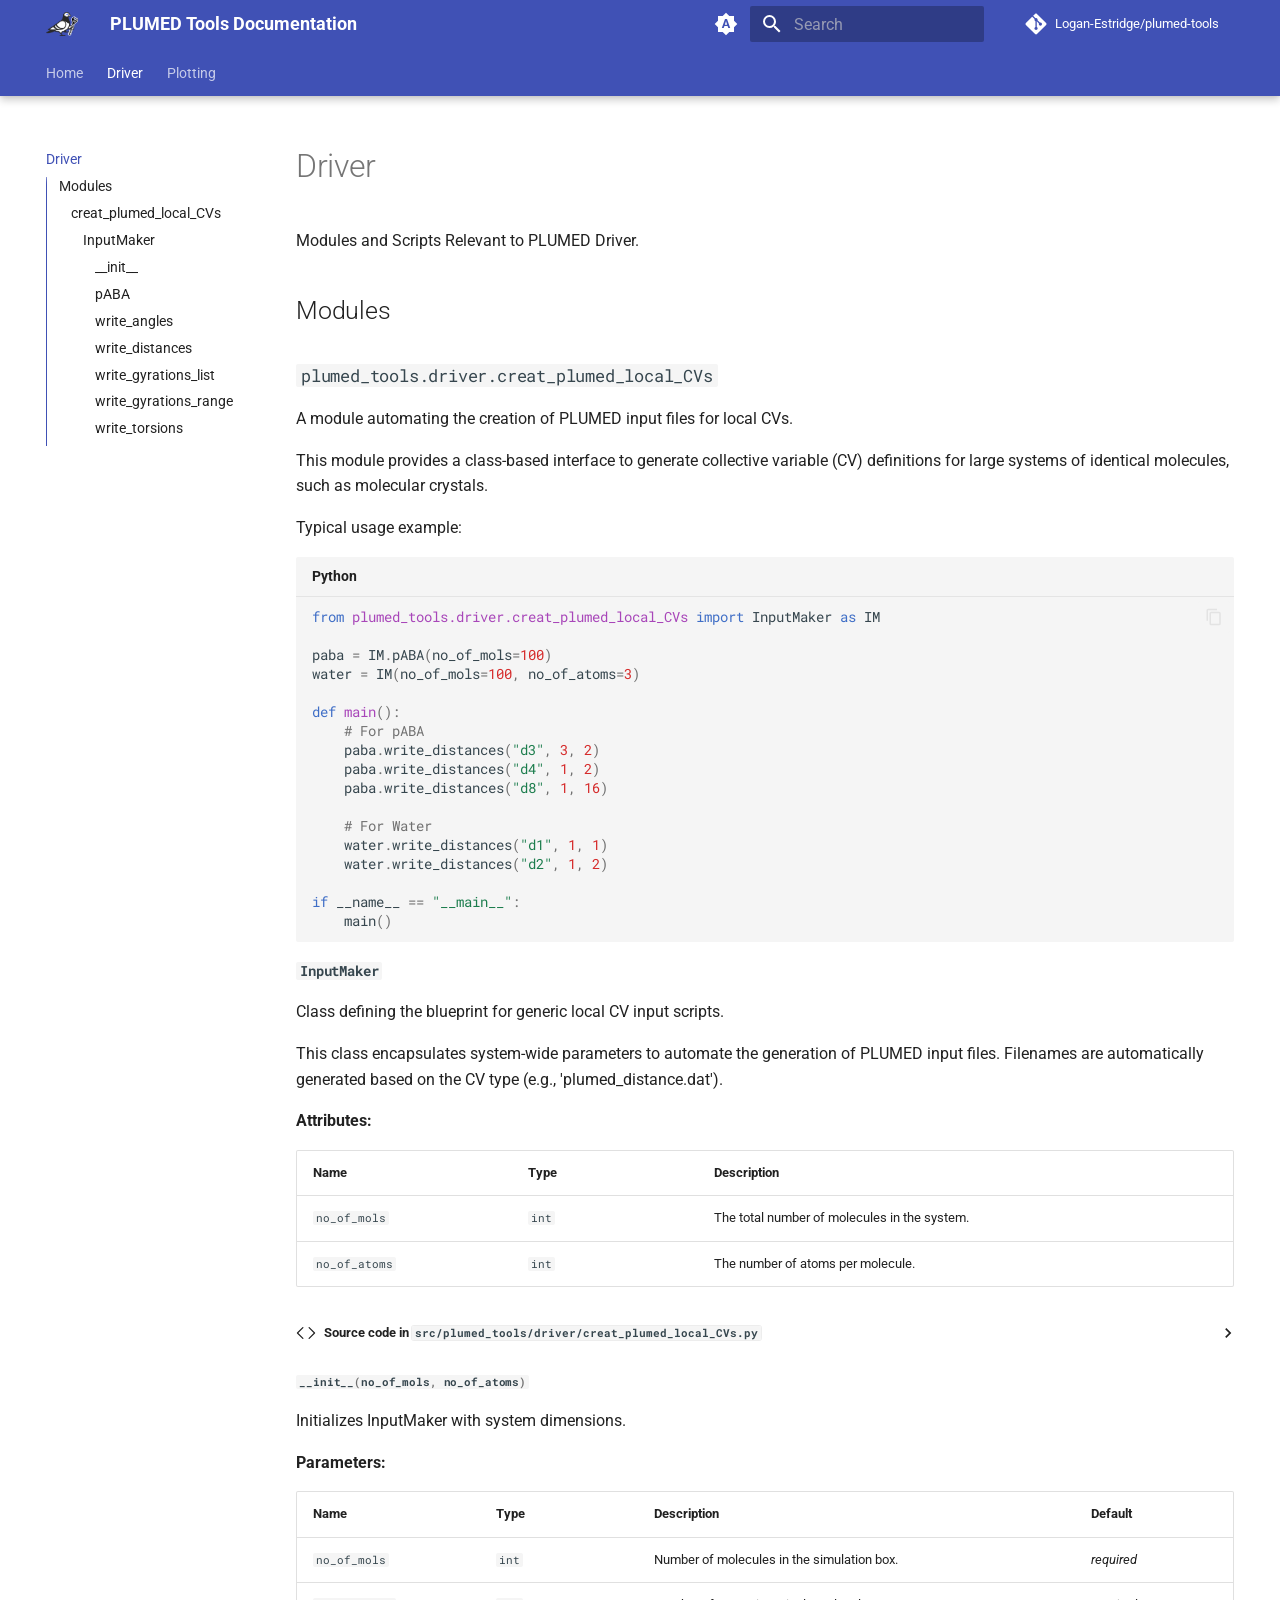
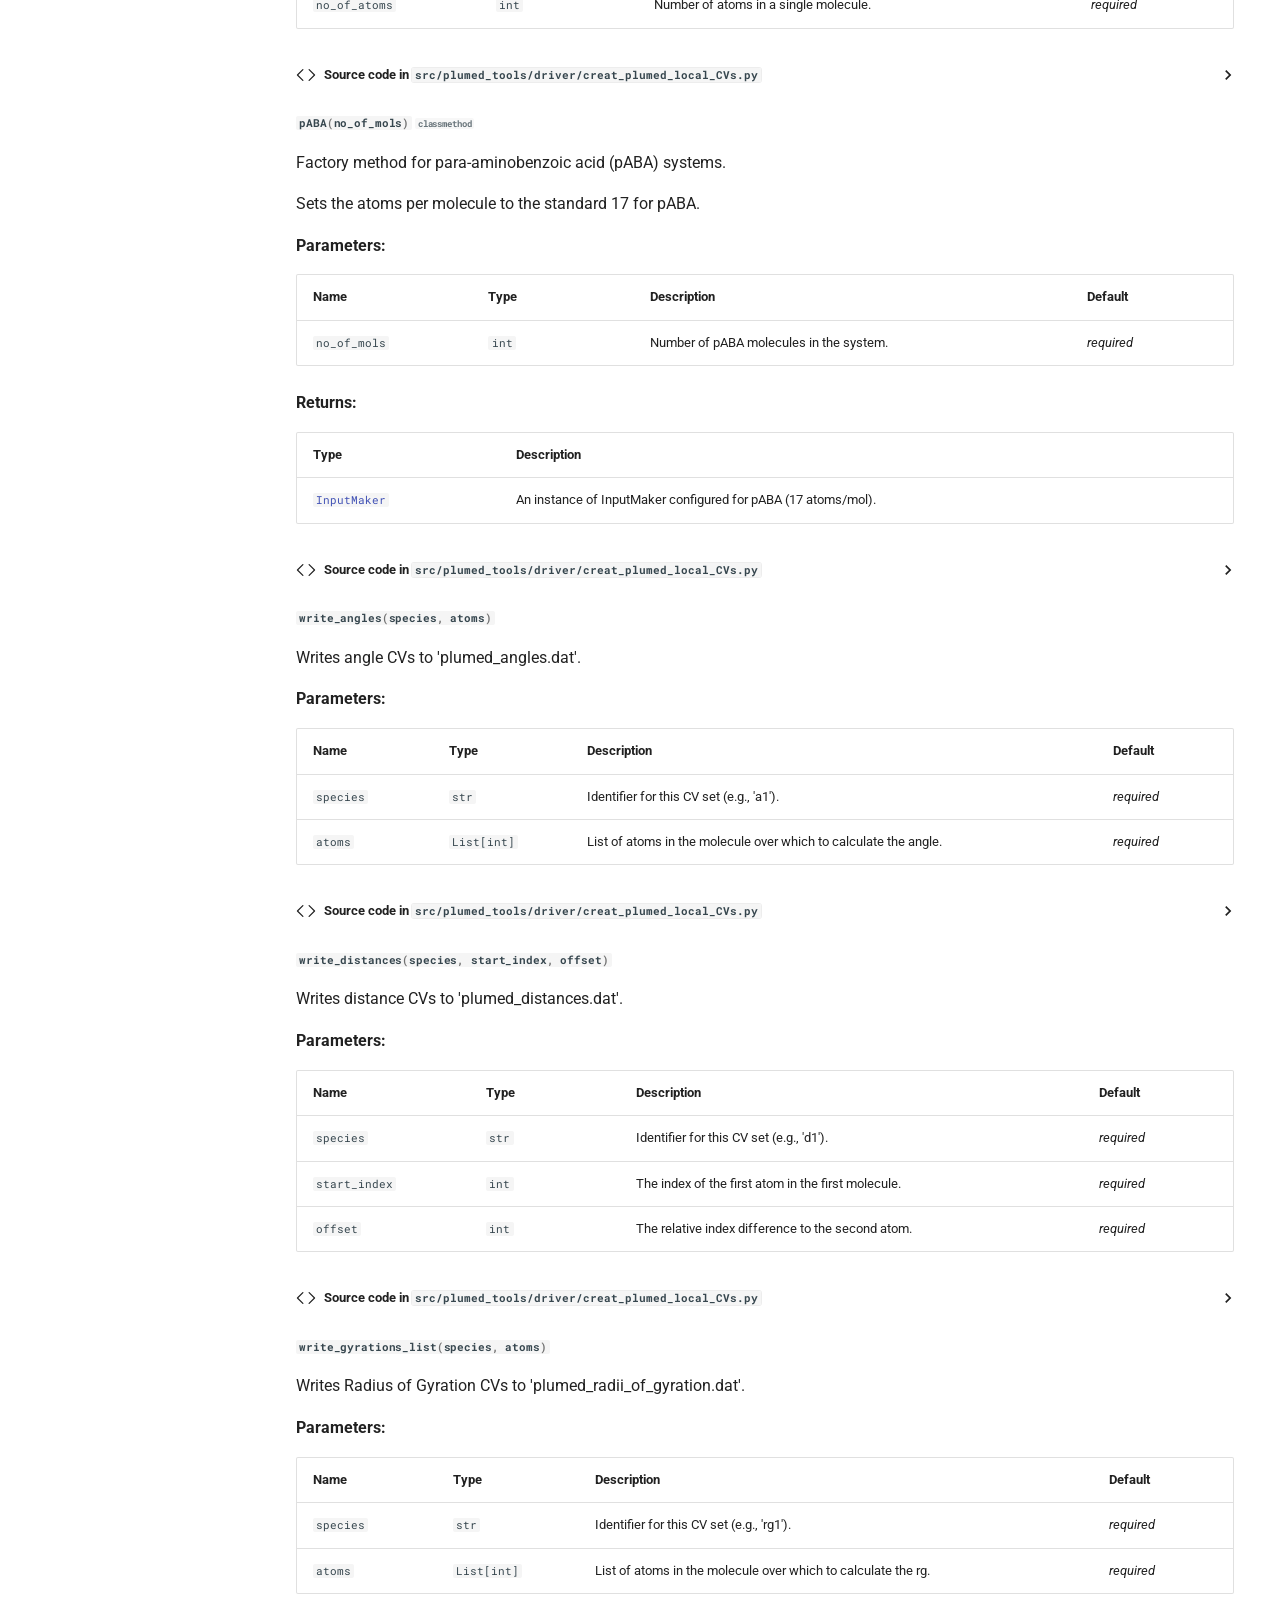
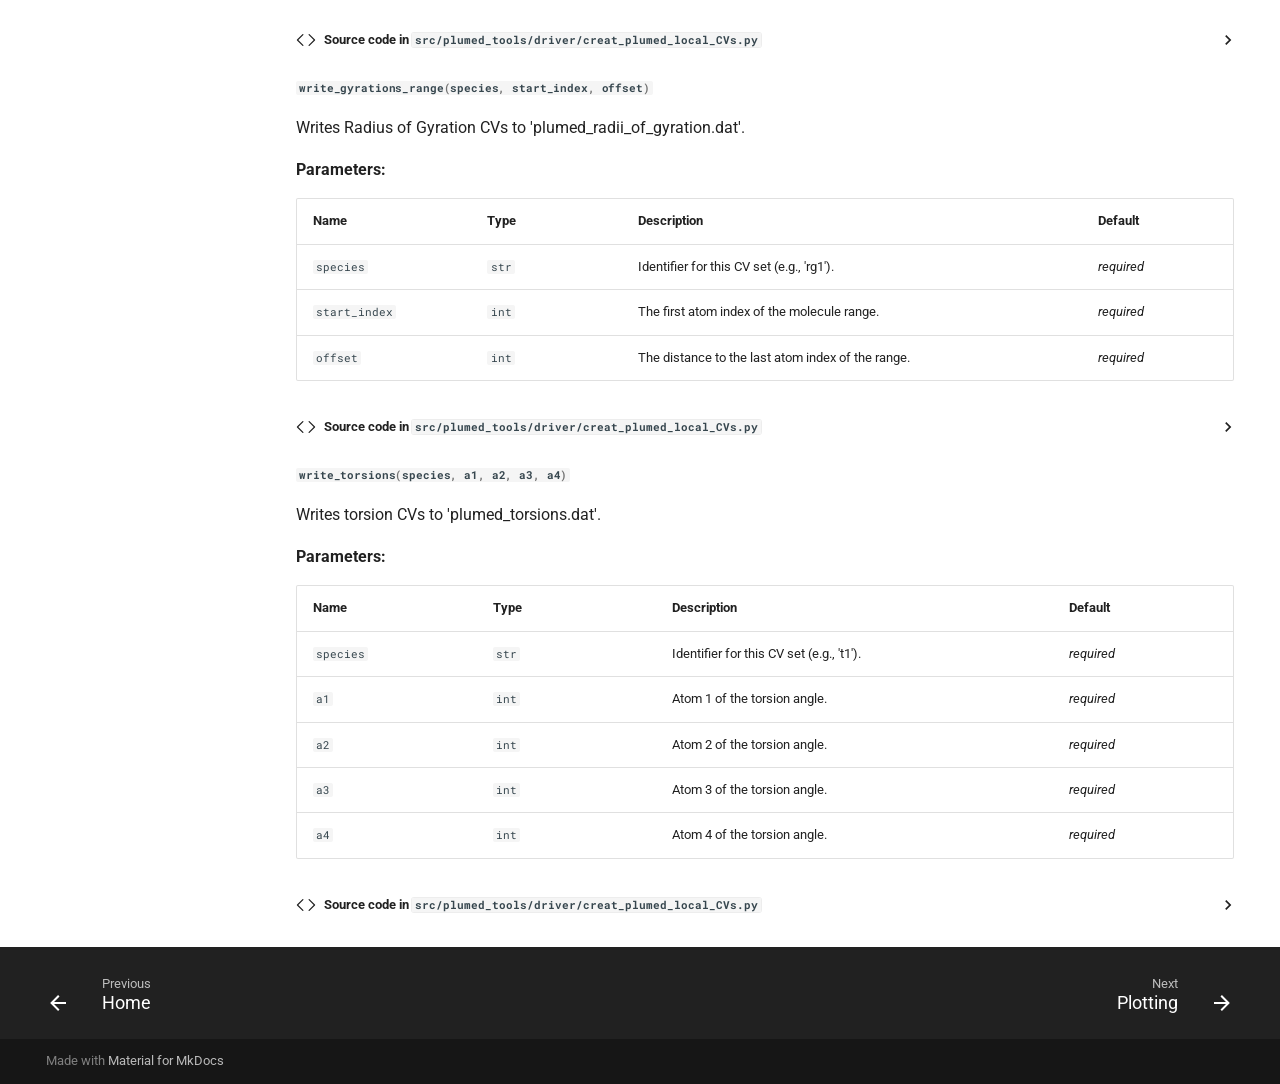
<file: driver/reference/index.html>
<!DOCTYPE html><html lang="en" class="no-js"><head>
    
      <meta charset="utf-8">
      <meta name="viewport" content="width=device-width,initial-scale=1">
      
      
      
      
        <link rel="prev" href="../..">
      
      
        <link rel="next" href="../../plotting/reference/">
      
      
        
      
      
      <link rel="icon" href="../../assets/logo.png">
      <meta name="generator" content="mkdocs-1.6.1, mkdocs-material-9.7.4">
    
    
      
        <title>Driver - PLUMED Tools Documentation</title>
      
    
    
      <link rel="stylesheet" href="../../assets/stylesheets/main.484c7ddc.min.css">
      
        
        <link rel="stylesheet" href="../../assets/stylesheets/palette.ab4e12ef.min.css">
      
      


    
    
      
    
    
      
        
        
        <link rel="preconnect" href="https://fonts.gstatic.com" crossorigin>
        <link rel="stylesheet" href="https://fonts.googleapis.com/css?family=Roboto:300,300i,400,400i,700,700i%7CRoboto+Mono:400,400i,700,700i&amp;display=fallback">
        <style>:root{--md-text-font:"Roboto";--md-code-font:"Roboto Mono"}</style>
      
    
    
      <link rel="stylesheet" href="../../assets/_mkdocstrings.css">
    
    <script>__md_scope=new URL("../..",location),__md_hash=e=>[...e].reduce(((e,_)=>(e<<5)-e+_.charCodeAt(0)),0),__md_get=(e,_=localStorage,t=__md_scope)=>JSON.parse(_.getItem(t.pathname+"."+e)),__md_set=(e,_,t=localStorage,a=__md_scope)=>{try{t.setItem(a.pathname+"."+e,JSON.stringify(_))}catch(e){}}</script>
    
      

    
    
  <link href="../../assets/stylesheets/glightbox.min.css" rel="stylesheet"><script src="../../assets/javascripts/glightbox.min.js"></script><style id="glightbox-style">
            html.glightbox-open { overflow: initial; height: 100%; }
            .gslide-title { margin-top: 0px; user-select: text; }
            .gslide-desc { color: #666; user-select: text; }
            .gslide-image img { background: white; }
            .gscrollbar-fixer { padding-right: 15px; }
            .gdesc-inner { font-size: 0.75rem; }
            body[data-md-color-scheme="slate"] .gdesc-inner { background: var(--md-default-bg-color); }
            body[data-md-color-scheme="slate"] .gslide-title { color: var(--md-default-fg-color); }
            body[data-md-color-scheme="slate"] .gslide-desc { color: var(--md-default-fg-color); }
        </style></head>
  
  
    
    
      
    
    
    
    
    <body dir="ltr" data-md-color-scheme="default" data-md-color-primary="indigo" data-md-color-accent="indigo">
  
    
    <input class="md-toggle" data-md-toggle="drawer" type="checkbox" id="__drawer" autocomplete="off">
    <input class="md-toggle" data-md-toggle="search" type="checkbox" id="__search" autocomplete="off">
    <label class="md-overlay" for="__drawer"></label>
    <div data-md-component="skip">
      
        
        <a href="#modules" class="md-skip">
          Skip to content
        </a>
      
    </div>
    <div data-md-component="announce">
      
    </div>
    
    
      

  

<header class="md-header md-header--shadow md-header--lifted" data-md-component="header">
  <nav class="md-header__inner md-grid" aria-label="Header">
    <a href="../.." title="PLUMED Tools Documentation" class="md-header__button md-logo" aria-label="PLUMED Tools Documentation" data-md-component="logo">
      
  <img src="../../assets/logo.png" alt="logo">

    </a>
    <label class="md-header__button md-icon" for="__drawer">
      
      <svg xmlns="http://www.w3.org/2000/svg" viewBox="0 0 24 24"><path d="M3 6h18v2H3zm0 5h18v2H3zm0 5h18v2H3z"></path></svg>
    </label>
    <div class="md-header__title" data-md-component="header-title">
      <div class="md-header__ellipsis">
        <div class="md-header__topic">
          <span class="md-ellipsis">
            PLUMED Tools Documentation
          </span>
        </div>
        <div class="md-header__topic" data-md-component="header-topic">
          <span class="md-ellipsis">
            
              Driver
            
          </span>
        </div>
      </div>
    </div>
    
      
        <form class="md-header__option" data-md-component="palette">
  
    
    
    
    <input class="md-option" data-md-color-media="(prefers-color-scheme)" data-md-color-scheme="default" data-md-color-primary="indigo" data-md-color-accent="indigo" aria-label="Switch to light mode" type="radio" name="__palette" id="__palette_0">
    
      <label class="md-header__button md-icon" title="Switch to light mode" for="__palette_1" hidden>
        <svg xmlns="http://www.w3.org/2000/svg" viewBox="0 0 24 24"><path d="m14.3 16-.7-2h-3.2l-.7 2H7.8L11 7h2l3.2 9zM20 8.69V4h-4.69L12 .69 8.69 4H4v4.69L.69 12 4 15.31V20h4.69L12 23.31 15.31 20H20v-4.69L23.31 12zm-9.15 3.96h2.3L12 9z"></path></svg>
      </label>
    
  
    
    
    
    <input class="md-option" data-md-color-media="(prefers-color-scheme: light)" data-md-color-scheme="default" data-md-color-primary="indigo" data-md-color-accent="indigo" aria-label="Switch to dark mode" type="radio" name="__palette" id="__palette_1">
    
      <label class="md-header__button md-icon" title="Switch to dark mode" for="__palette_2" hidden>
        <svg xmlns="http://www.w3.org/2000/svg" viewBox="0 0 24 24"><path d="M12 8a4 4 0 0 0-4 4 4 4 0 0 0 4 4 4 4 0 0 0 4-4 4 4 0 0 0-4-4m0 10a6 6 0 0 1-6-6 6 6 0 0 1 6-6 6 6 0 0 1 6 6 6 6 0 0 1-6 6m8-9.31V4h-4.69L12 .69 8.69 4H4v4.69L.69 12 4 15.31V20h4.69L12 23.31 15.31 20H20v-4.69L23.31 12z"></path></svg>
      </label>
    
  
    
    
    
    <input class="md-option" data-md-color-media="(prefers-color-scheme: dark)" data-md-color-scheme="slate" data-md-color-primary="indigo" data-md-color-accent="indigo" aria-label="Switch to system preference" type="radio" name="__palette" id="__palette_2">
    
      <label class="md-header__button md-icon" title="Switch to system preference" for="__palette_0" hidden>
        <svg xmlns="http://www.w3.org/2000/svg" viewBox="0 0 24 24"><path d="M12 18c-.89 0-1.74-.2-2.5-.55C11.56 16.5 13 14.42 13 12s-1.44-4.5-3.5-5.45C10.26 6.2 11.11 6 12 6a6 6 0 0 1 6 6 6 6 0 0 1-6 6m8-9.31V4h-4.69L12 .69 8.69 4H4v4.69L.69 12 4 15.31V20h4.69L12 23.31 15.31 20H20v-4.69L23.31 12z"></path></svg>
      </label>
    
  
</form>
      
    
    
      <script>var palette=__md_get("__palette");if(palette&&palette.color){if("(prefers-color-scheme)"===palette.color.media){var media=matchMedia("(prefers-color-scheme: light)"),input=document.querySelector(media.matches?"[data-md-color-media='(prefers-color-scheme: light)']":"[data-md-color-media='(prefers-color-scheme: dark)']");palette.color.media=input.getAttribute("data-md-color-media"),palette.color.scheme=input.getAttribute("data-md-color-scheme"),palette.color.primary=input.getAttribute("data-md-color-primary"),palette.color.accent=input.getAttribute("data-md-color-accent")}for(var[key,value]of Object.entries(palette.color))document.body.setAttribute("data-md-color-"+key,value)}</script>
    
    
    
      
      
        <label class="md-header__button md-icon" for="__search">
          
          <svg xmlns="http://www.w3.org/2000/svg" viewBox="0 0 24 24"><path d="M9.5 3A6.5 6.5 0 0 1 16 9.5c0 1.61-.59 3.09-1.56 4.23l.27.27h.79l5 5-1.5 1.5-5-5v-.79l-.27-.27A6.52 6.52 0 0 1 9.5 16 6.5 6.5 0 0 1 3 9.5 6.5 6.5 0 0 1 9.5 3m0 2C7 5 5 7 5 9.5S7 14 9.5 14 14 12 14 9.5 12 5 9.5 5"></path></svg>
        </label>
        <div class="md-search" data-md-component="search" role="dialog">
  <label class="md-search__overlay" for="__search"></label>
  <div class="md-search__inner" role="search">
    <form class="md-search__form" name="search">
      <input type="text" class="md-search__input" name="query" aria-label="Search" placeholder="Search" autocapitalize="off" autocorrect="off" autocomplete="off" spellcheck="false" data-md-component="search-query" required>
      <label class="md-search__icon md-icon" for="__search">
        
        <svg xmlns="http://www.w3.org/2000/svg" viewBox="0 0 24 24"><path d="M9.5 3A6.5 6.5 0 0 1 16 9.5c0 1.61-.59 3.09-1.56 4.23l.27.27h.79l5 5-1.5 1.5-5-5v-.79l-.27-.27A6.52 6.52 0 0 1 9.5 16 6.5 6.5 0 0 1 3 9.5 6.5 6.5 0 0 1 9.5 3m0 2C7 5 5 7 5 9.5S7 14 9.5 14 14 12 14 9.5 12 5 9.5 5"></path></svg>
        
        <svg xmlns="http://www.w3.org/2000/svg" viewBox="0 0 24 24"><path d="M20 11v2H8l5.5 5.5-1.42 1.42L4.16 12l7.92-7.92L13.5 5.5 8 11z"></path></svg>
      </label>
      <nav class="md-search__options" aria-label="Search">
        
        <button type="reset" class="md-search__icon md-icon" title="Clear" aria-label="Clear" tabindex="-1">
          
          <svg xmlns="http://www.w3.org/2000/svg" viewBox="0 0 24 24"><path d="M19 6.41 17.59 5 12 10.59 6.41 5 5 6.41 10.59 12 5 17.59 6.41 19 12 13.41 17.59 19 19 17.59 13.41 12z"></path></svg>
        </button>
      </nav>
      
        <div class="md-search__suggest" data-md-component="search-suggest"></div>
      
    </form>
    <div class="md-search__output">
      <div class="md-search__scrollwrap" tabindex="0" data-md-scrollfix>
        <div class="md-search-result" data-md-component="search-result">
          <div class="md-search-result__meta">
            Initializing search
          </div>
          <ol class="md-search-result__list" role="presentation"></ol>
        </div>
      </div>
    </div>
  </div>
</div>
      
    
    
      <div class="md-header__source">
        <a href="https://github.com/Logan-Estridge/plumed-tools" title="Go to repository" class="md-source" data-md-component="source">
  <div class="md-source__icon md-icon">
    
    <svg xmlns="http://www.w3.org/2000/svg" viewBox="0 0 448 512"><!--! Font Awesome Free 7.1.0 by @fontawesome - https://fontawesome.com License - https://fontawesome.com/license/free (Icons: CC BY 4.0, Fonts: SIL OFL 1.1, Code: MIT License) Copyright 2025 Fonticons, Inc.--><path d="M439.6 236.1 244 40.5c-5.4-5.5-12.8-8.5-20.4-8.5s-15 3-20.4 8.4L162.5 81l51.5 51.5c27.1-9.1 52.7 16.8 43.4 43.7l49.7 49.7c34.2-11.8 61.2 31 35.5 56.7-26.5 26.5-70.2-2.9-56-37.3L240.3 199v121.9c25.3 12.5 22.3 41.8 9.1 55-6.4 6.4-15.2 10.1-24.3 10.1s-17.8-3.6-24.3-10.1c-17.6-17.6-11.1-46.9 11.2-56v-123c-20.8-8.5-24.6-30.7-18.6-45L142.6 101 8.5 235.1C3 240.6 0 247.9 0 255.5s3 15 8.5 20.4l195.6 195.7c5.4 5.4 12.7 8.4 20.4 8.4s15-3 20.4-8.4l194.7-194.7c5.4-5.4 8.4-12.8 8.4-20.4s-3-15-8.4-20.4"></path></svg>
  </div>
  <div class="md-source__repository">
    Logan-Estridge/plumed-tools
  </div>
</a>
      </div>
    
  </nav>
  
    
      
<nav class="md-tabs" aria-label="Tabs" data-md-component="tabs">
  <div class="md-grid">
    <ul class="md-tabs__list">
      
        
  
  
  
  
    <li class="md-tabs__item">
      <a href="../.." class="md-tabs__link">
        
  
  
    
  
  Home

      </a>
    </li>
  

      
        
  
  
  
    
  
  
    <li class="md-tabs__item md-tabs__item--active">
      <a href="./" class="md-tabs__link">
        
  
  
    
  
  Driver

      </a>
    </li>
  

      
        
  
  
  
  
    <li class="md-tabs__item">
      <a href="../../plotting/reference/" class="md-tabs__link">
        
  
  
    
  
  Plotting

      </a>
    </li>
  

      
    </ul>
  </div>
</nav>
    
  
</header>
    
    <div class="md-container" data-md-component="container">
      
      
        
      
      <main class="md-main" data-md-component="main">
        <div class="md-main__inner md-grid">
          
            
              
              <div class="md-sidebar md-sidebar--primary" data-md-component="sidebar" data-md-type="navigation">
                <div class="md-sidebar__scrollwrap">
                  <div class="md-sidebar__inner">
                    


  


  

<nav class="md-nav md-nav--primary md-nav--lifted md-nav--integrated" aria-label="Navigation" data-md-level="0">
  <label class="md-nav__title" for="__drawer">
    <a href="../.." title="PLUMED Tools Documentation" class="md-nav__button md-logo" aria-label="PLUMED Tools Documentation" data-md-component="logo">
      
  <img src="../../assets/logo.png" alt="logo">

    </a>
    PLUMED Tools Documentation
  </label>
  
    <div class="md-nav__source">
      <a href="https://github.com/Logan-Estridge/plumed-tools" title="Go to repository" class="md-source" data-md-component="source">
  <div class="md-source__icon md-icon">
    
    <svg xmlns="http://www.w3.org/2000/svg" viewBox="0 0 448 512"><!--! Font Awesome Free 7.1.0 by @fontawesome - https://fontawesome.com License - https://fontawesome.com/license/free (Icons: CC BY 4.0, Fonts: SIL OFL 1.1, Code: MIT License) Copyright 2025 Fonticons, Inc.--><path d="M439.6 236.1 244 40.5c-5.4-5.5-12.8-8.5-20.4-8.5s-15 3-20.4 8.4L162.5 81l51.5 51.5c27.1-9.1 52.7 16.8 43.4 43.7l49.7 49.7c34.2-11.8 61.2 31 35.5 56.7-26.5 26.5-70.2-2.9-56-37.3L240.3 199v121.9c25.3 12.5 22.3 41.8 9.1 55-6.4 6.4-15.2 10.1-24.3 10.1s-17.8-3.6-24.3-10.1c-17.6-17.6-11.1-46.9 11.2-56v-123c-20.8-8.5-24.6-30.7-18.6-45L142.6 101 8.5 235.1C3 240.6 0 247.9 0 255.5s3 15 8.5 20.4l195.6 195.7c5.4 5.4 12.7 8.4 20.4 8.4s15-3 20.4-8.4l194.7-194.7c5.4-5.4 8.4-12.8 8.4-20.4s-3-15-8.4-20.4"></path></svg>
  </div>
  <div class="md-source__repository">
    Logan-Estridge/plumed-tools
  </div>
</a>
    </div>
  
  <ul class="md-nav__list" data-md-scrollfix>
    
      
      
  
  
  
  
    <li class="md-nav__item">
      <a href="../.." class="md-nav__link">
        
  
  
  <span class="md-ellipsis">
    
  
    Home
  

    
  </span>
  
  

      </a>
    </li>
  

    
      
      
  
  
    
  
  
  
    <li class="md-nav__item md-nav__item--active">
      
      <input class="md-nav__toggle md-toggle" type="checkbox" id="__toc">
      
      
      
        <label class="md-nav__link md-nav__link--active" for="__toc">
          
  
  
  <span class="md-ellipsis">
    
  
    Driver
  

    
  </span>
  
  

          <span class="md-nav__icon md-icon"></span>
        </label>
      
      <a href="./" class="md-nav__link md-nav__link--active">
        
  
  
  <span class="md-ellipsis">
    
  
    Driver
  

    
  </span>
  
  

      </a>
      
        

<nav class="md-nav md-nav--secondary" aria-label="Table of contents">
  
  
  
  
    <label class="md-nav__title" for="__toc">
      <span class="md-nav__icon md-icon"></span>
      Table of contents
    </label>
    <ul class="md-nav__list" data-md-component="toc" data-md-scrollfix>
      
        <li class="md-nav__item">
  <a href="#modules" class="md-nav__link">
    <span class="md-ellipsis">
      
        Modules
      
    </span>
  </a>
  
    <nav class="md-nav" aria-label="Modules">
      <ul class="md-nav__list">
        
          <li class="md-nav__item">
  <a href="#plumed_tools.driver.creat_plumed_local_CVs" class="md-nav__link">
    <span class="md-ellipsis">
      
        creat_plumed_local_CVs
      
    </span>
  </a>
  
    <nav class="md-nav" aria-label="creat_plumed_local_CVs">
      <ul class="md-nav__list">
        
          <li class="md-nav__item">
  <a href="#plumed_tools.driver.creat_plumed_local_CVs.InputMaker" class="md-nav__link">
    <span class="md-ellipsis">
      
        InputMaker
      
    </span>
  </a>
  
    <nav class="md-nav" aria-label="InputMaker">
      <ul class="md-nav__list">
        
          <li class="md-nav__item">
  <a href="#plumed_tools.driver.creat_plumed_local_CVs.InputMaker.__init__" class="md-nav__link">
    <span class="md-ellipsis">
      
        __init__
      
    </span>
  </a>
  
</li>
        
          <li class="md-nav__item">
  <a href="#plumed_tools.driver.creat_plumed_local_CVs.InputMaker.pABA" class="md-nav__link">
    <span class="md-ellipsis">
      
        pABA
      
    </span>
  </a>
  
</li>
        
          <li class="md-nav__item">
  <a href="#plumed_tools.driver.creat_plumed_local_CVs.InputMaker.write_angles" class="md-nav__link">
    <span class="md-ellipsis">
      
        write_angles
      
    </span>
  </a>
  
</li>
        
          <li class="md-nav__item">
  <a href="#plumed_tools.driver.creat_plumed_local_CVs.InputMaker.write_distances" class="md-nav__link">
    <span class="md-ellipsis">
      
        write_distances
      
    </span>
  </a>
  
</li>
        
          <li class="md-nav__item">
  <a href="#plumed_tools.driver.creat_plumed_local_CVs.InputMaker.write_gyrations_list" class="md-nav__link">
    <span class="md-ellipsis">
      
        write_gyrations_list
      
    </span>
  </a>
  
</li>
        
          <li class="md-nav__item">
  <a href="#plumed_tools.driver.creat_plumed_local_CVs.InputMaker.write_gyrations_range" class="md-nav__link">
    <span class="md-ellipsis">
      
        write_gyrations_range
      
    </span>
  </a>
  
</li>
        
          <li class="md-nav__item">
  <a href="#plumed_tools.driver.creat_plumed_local_CVs.InputMaker.write_torsions" class="md-nav__link">
    <span class="md-ellipsis">
      
        write_torsions
      
    </span>
  </a>
  
</li>
        
      </ul>
    </nav>
  
</li>
        
      </ul>
    </nav>
  
</li>
        
      </ul>
    </nav>
  
</li>
      
    </ul>
  
</nav>
      
    </li>
  

    
      
      
  
  
  
  
    <li class="md-nav__item">
      <a href="../../plotting/reference/" class="md-nav__link">
        
  
  
  <span class="md-ellipsis">
    
  
    Plotting
  

    
  </span>
  
  

      </a>
    </li>
  

    
  </ul>
</nav>
                  </div>
                </div>
              </div>
            
            
          
          
            <div class="md-content" data-md-component="content">
              
              <article class="md-content__inner md-typeset">
                
                  


  
  


  <h1>Driver</h1>

<p>Modules and Scripts Relevant to PLUMED Driver.</p>
<h2 id="modules">Modules</h2>


<div class="doc doc-object doc-module">



<h3 id="plumed_tools.driver.creat_plumed_local_CVs" class="doc doc-heading">
            <code>plumed_tools.driver.creat_plumed_local_CVs</code>


</h3>

    <div class="doc doc-contents first">

        <p>A module automating the creation of PLUMED input files for local CVs.</p>
<p>This module provides a class-based interface to generate collective variable (CV)
definitions for large systems of identical molecules, such as molecular crystals.</p>
<p>Typical usage example:
</p><div class="language-python highlight"><span class="filename">Python</span><pre><span></span><code><span id="__span-0-1"><a id="__codelineno-0-1" name="__codelineno-0-1" href="#__codelineno-0-1"></a><span class="kn">from</span><span class="w"> </span><span class="nn">plumed_tools.driver.creat_plumed_local_CVs</span><span class="w"> </span><span class="kn">import</span> <span class="n">InputMaker</span> <span class="k">as</span> <span class="n">IM</span>
</span><span id="__span-0-2"><a id="__codelineno-0-2" name="__codelineno-0-2" href="#__codelineno-0-2"></a>
</span><span id="__span-0-3"><a id="__codelineno-0-3" name="__codelineno-0-3" href="#__codelineno-0-3"></a><span class="n">paba</span> <span class="o">=</span> <span class="n">IM</span><span class="o">.</span><span class="n">pABA</span><span class="p">(</span><span class="n">no_of_mols</span><span class="o">=</span><span class="mi">100</span><span class="p">)</span>
</span><span id="__span-0-4"><a id="__codelineno-0-4" name="__codelineno-0-4" href="#__codelineno-0-4"></a><span class="n">water</span> <span class="o">=</span> <span class="n">IM</span><span class="p">(</span><span class="n">no_of_mols</span><span class="o">=</span><span class="mi">100</span><span class="p">,</span> <span class="n">no_of_atoms</span><span class="o">=</span><span class="mi">3</span><span class="p">)</span>
</span><span id="__span-0-5"><a id="__codelineno-0-5" name="__codelineno-0-5" href="#__codelineno-0-5"></a>
</span><span id="__span-0-6"><a id="__codelineno-0-6" name="__codelineno-0-6" href="#__codelineno-0-6"></a><span class="k">def</span><span class="w"> </span><span class="nf">main</span><span class="p">():</span>
</span><span id="__span-0-7"><a id="__codelineno-0-7" name="__codelineno-0-7" href="#__codelineno-0-7"></a>    <span class="c1"># For pABA</span>
</span><span id="__span-0-8"><a id="__codelineno-0-8" name="__codelineno-0-8" href="#__codelineno-0-8"></a>    <span class="n">paba</span><span class="o">.</span><span class="n">write_distances</span><span class="p">(</span><span class="s2">"d3"</span><span class="p">,</span> <span class="mi">3</span><span class="p">,</span> <span class="mi">2</span><span class="p">)</span>
</span><span id="__span-0-9"><a id="__codelineno-0-9" name="__codelineno-0-9" href="#__codelineno-0-9"></a>    <span class="n">paba</span><span class="o">.</span><span class="n">write_distances</span><span class="p">(</span><span class="s2">"d4"</span><span class="p">,</span> <span class="mi">1</span><span class="p">,</span> <span class="mi">2</span><span class="p">)</span>
</span><span id="__span-0-10"><a id="__codelineno-0-10" name="__codelineno-0-10" href="#__codelineno-0-10"></a>    <span class="n">paba</span><span class="o">.</span><span class="n">write_distances</span><span class="p">(</span><span class="s2">"d8"</span><span class="p">,</span> <span class="mi">1</span><span class="p">,</span> <span class="mi">16</span><span class="p">)</span>
</span><span id="__span-0-11"><a id="__codelineno-0-11" name="__codelineno-0-11" href="#__codelineno-0-11"></a>
</span><span id="__span-0-12"><a id="__codelineno-0-12" name="__codelineno-0-12" href="#__codelineno-0-12"></a>    <span class="c1"># For Water</span>
</span><span id="__span-0-13"><a id="__codelineno-0-13" name="__codelineno-0-13" href="#__codelineno-0-13"></a>    <span class="n">water</span><span class="o">.</span><span class="n">write_distances</span><span class="p">(</span><span class="s2">"d1"</span><span class="p">,</span> <span class="mi">1</span><span class="p">,</span> <span class="mi">1</span><span class="p">)</span>
</span><span id="__span-0-14"><a id="__codelineno-0-14" name="__codelineno-0-14" href="#__codelineno-0-14"></a>    <span class="n">water</span><span class="o">.</span><span class="n">write_distances</span><span class="p">(</span><span class="s2">"d2"</span><span class="p">,</span> <span class="mi">1</span><span class="p">,</span> <span class="mi">2</span><span class="p">)</span>
</span><span id="__span-0-15"><a id="__codelineno-0-15" name="__codelineno-0-15" href="#__codelineno-0-15"></a>
</span><span id="__span-0-16"><a id="__codelineno-0-16" name="__codelineno-0-16" href="#__codelineno-0-16"></a><span class="k">if</span> <span class="vm">__name__</span> <span class="o">==</span> <span class="s2">"__main__"</span><span class="p">:</span>
</span><span id="__span-0-17"><a id="__codelineno-0-17" name="__codelineno-0-17" href="#__codelineno-0-17"></a>    <span class="n">main</span><span class="p">()</span>
</span></code></pre></div><p></p>










<div class="doc doc-children">









<div class="doc doc-object doc-class">



<h4 id="plumed_tools.driver.creat_plumed_local_CVs.InputMaker" class="doc doc-heading">
            <code>InputMaker</code>


</h4>


    <div class="doc doc-contents ">



        <p>Class defining the blueprint for generic local CV input scripts.</p>
<p>This class encapsulates system-wide parameters to automate the generation
of PLUMED input files. Filenames are automatically generated based on
the CV type (e.g., 'plumed_distance.dat').</p>


<p><span class="doc-section-title">Attributes:</span></p>
    <table>
      <thead>
        <tr>
          <th>Name</th>
          <th>Type</th>
          <th>Description</th>
        </tr>
      </thead>
      <tbody>
          <tr class="doc-section-item">
            <td><code><span title="plumed_tools.driver.creat_plumed_local_CVs.InputMaker.no_of_mols">no_of_mols</span></code></td>
            <td>
                  <code><span title="int">int</span></code>
            </td>
            <td>
              <div class="doc-md-description">
                <p>The total number of molecules in the system.</p>
              </div>
            </td>
          </tr>
          <tr class="doc-section-item">
            <td><code><span title="plumed_tools.driver.creat_plumed_local_CVs.InputMaker.no_of_atoms">no_of_atoms</span></code></td>
            <td>
                  <code><span title="int">int</span></code>
            </td>
            <td>
              <div class="doc-md-description">
                <p>The number of atoms per molecule.</p>
              </div>
            </td>
          </tr>
      </tbody>
    </table>








              <details class="mkdocstrings-source">
                <summary>Source code in <code>src/plumed_tools/driver/creat_plumed_local_CVs.py</code></summary>
                <div class="language-python highlight"><table class="highlighttable"><tbody><tr><th colspan="2" class="filename"><span class="filename">Python</span></th></tr><tr><td class="linenos"><div class="linenodiv"><pre><span></span><span class="normal"><a href="#__codelineno-0-30"> 30</a></span>
<span class="normal"><a href="#__codelineno-0-31"> 31</a></span>
<span class="normal"><a href="#__codelineno-0-32"> 32</a></span>
<span class="normal"><a href="#__codelineno-0-33"> 33</a></span>
<span class="normal"><a href="#__codelineno-0-34"> 34</a></span>
<span class="normal"><a href="#__codelineno-0-35"> 35</a></span>
<span class="normal"><a href="#__codelineno-0-36"> 36</a></span>
<span class="normal"><a href="#__codelineno-0-37"> 37</a></span>
<span class="normal"><a href="#__codelineno-0-38"> 38</a></span>
<span class="normal"><a href="#__codelineno-0-39"> 39</a></span>
<span class="normal"><a href="#__codelineno-0-40"> 40</a></span>
<span class="normal"><a href="#__codelineno-0-41"> 41</a></span>
<span class="normal"><a href="#__codelineno-0-42"> 42</a></span>
<span class="normal"><a href="#__codelineno-0-43"> 43</a></span>
<span class="normal"><a href="#__codelineno-0-44"> 44</a></span>
<span class="normal"><a href="#__codelineno-0-45"> 45</a></span>
<span class="normal"><a href="#__codelineno-0-46"> 46</a></span>
<span class="normal"><a href="#__codelineno-0-47"> 47</a></span>
<span class="normal"><a href="#__codelineno-0-48"> 48</a></span>
<span class="normal"><a href="#__codelineno-0-49"> 49</a></span>
<span class="normal"><a href="#__codelineno-0-50"> 50</a></span>
<span class="normal"><a href="#__codelineno-0-51"> 51</a></span>
<span class="normal"><a href="#__codelineno-0-52"> 52</a></span>
<span class="normal"><a href="#__codelineno-0-53"> 53</a></span>
<span class="normal"><a href="#__codelineno-0-54"> 54</a></span>
<span class="normal"><a href="#__codelineno-0-55"> 55</a></span>
<span class="normal"><a href="#__codelineno-0-56"> 56</a></span>
<span class="normal"><a href="#__codelineno-0-57"> 57</a></span>
<span class="normal"><a href="#__codelineno-0-58"> 58</a></span>
<span class="normal"><a href="#__codelineno-0-59"> 59</a></span>
<span class="normal"><a href="#__codelineno-0-60"> 60</a></span>
<span class="normal"><a href="#__codelineno-0-61"> 61</a></span>
<span class="normal"><a href="#__codelineno-0-62"> 62</a></span>
<span class="normal"><a href="#__codelineno-0-63"> 63</a></span>
<span class="normal"><a href="#__codelineno-0-64"> 64</a></span>
<span class="normal"><a href="#__codelineno-0-65"> 65</a></span>
<span class="normal"><a href="#__codelineno-0-66"> 66</a></span>
<span class="normal"><a href="#__codelineno-0-67"> 67</a></span>
<span class="normal"><a href="#__codelineno-0-68"> 68</a></span>
<span class="normal"><a href="#__codelineno-0-69"> 69</a></span>
<span class="normal"><a href="#__codelineno-0-70"> 70</a></span>
<span class="normal"><a href="#__codelineno-0-71"> 71</a></span>
<span class="normal"><a href="#__codelineno-0-72"> 72</a></span>
<span class="normal"><a href="#__codelineno-0-73"> 73</a></span>
<span class="normal"><a href="#__codelineno-0-74"> 74</a></span>
<span class="normal"><a href="#__codelineno-0-75"> 75</a></span>
<span class="normal"><a href="#__codelineno-0-76"> 76</a></span>
<span class="normal"><a href="#__codelineno-0-77"> 77</a></span>
<span class="normal"><a href="#__codelineno-0-78"> 78</a></span>
<span class="normal"><a href="#__codelineno-0-79"> 79</a></span>
<span class="normal"><a href="#__codelineno-0-80"> 80</a></span>
<span class="normal"><a href="#__codelineno-0-81"> 81</a></span>
<span class="normal"><a href="#__codelineno-0-82"> 82</a></span>
<span class="normal"><a href="#__codelineno-0-83"> 83</a></span>
<span class="normal"><a href="#__codelineno-0-84"> 84</a></span>
<span class="normal"><a href="#__codelineno-0-85"> 85</a></span>
<span class="normal"><a href="#__codelineno-0-86"> 86</a></span>
<span class="normal"><a href="#__codelineno-0-87"> 87</a></span>
<span class="normal"><a href="#__codelineno-0-88"> 88</a></span>
<span class="normal"><a href="#__codelineno-0-89"> 89</a></span>
<span class="normal"><a href="#__codelineno-0-90"> 90</a></span>
<span class="normal"><a href="#__codelineno-0-91"> 91</a></span>
<span class="normal"><a href="#__codelineno-0-92"> 92</a></span>
<span class="normal"><a href="#__codelineno-0-93"> 93</a></span>
<span class="normal"><a href="#__codelineno-0-94"> 94</a></span>
<span class="normal"><a href="#__codelineno-0-95"> 95</a></span>
<span class="normal"><a href="#__codelineno-0-96"> 96</a></span>
<span class="normal"><a href="#__codelineno-0-97"> 97</a></span>
<span class="normal"><a href="#__codelineno-0-98"> 98</a></span>
<span class="normal"><a href="#__codelineno-0-99"> 99</a></span>
<span class="normal"><a href="#__codelineno-0-100">100</a></span>
<span class="normal"><a href="#__codelineno-0-101">101</a></span>
<span class="normal"><a href="#__codelineno-0-102">102</a></span>
<span class="normal"><a href="#__codelineno-0-103">103</a></span>
<span class="normal"><a href="#__codelineno-0-104">104</a></span>
<span class="normal"><a href="#__codelineno-0-105">105</a></span>
<span class="normal"><a href="#__codelineno-0-106">106</a></span>
<span class="normal"><a href="#__codelineno-0-107">107</a></span>
<span class="normal"><a href="#__codelineno-0-108">108</a></span>
<span class="normal"><a href="#__codelineno-0-109">109</a></span>
<span class="normal"><a href="#__codelineno-0-110">110</a></span>
<span class="normal"><a href="#__codelineno-0-111">111</a></span>
<span class="normal"><a href="#__codelineno-0-112">112</a></span>
<span class="normal"><a href="#__codelineno-0-113">113</a></span>
<span class="normal"><a href="#__codelineno-0-114">114</a></span>
<span class="normal"><a href="#__codelineno-0-115">115</a></span>
<span class="normal"><a href="#__codelineno-0-116">116</a></span>
<span class="normal"><a href="#__codelineno-0-117">117</a></span>
<span class="normal"><a href="#__codelineno-0-118">118</a></span>
<span class="normal"><a href="#__codelineno-0-119">119</a></span>
<span class="normal"><a href="#__codelineno-0-120">120</a></span>
<span class="normal"><a href="#__codelineno-0-121">121</a></span>
<span class="normal"><a href="#__codelineno-0-122">122</a></span>
<span class="normal"><a href="#__codelineno-0-123">123</a></span>
<span class="normal"><a href="#__codelineno-0-124">124</a></span>
<span class="normal"><a href="#__codelineno-0-125">125</a></span>
<span class="normal"><a href="#__codelineno-0-126">126</a></span>
<span class="normal"><a href="#__codelineno-0-127">127</a></span>
<span class="normal"><a href="#__codelineno-0-128">128</a></span>
<span class="normal"><a href="#__codelineno-0-129">129</a></span>
<span class="normal"><a href="#__codelineno-0-130">130</a></span>
<span class="normal"><a href="#__codelineno-0-131">131</a></span>
<span class="normal"><a href="#__codelineno-0-132">132</a></span>
<span class="normal"><a href="#__codelineno-0-133">133</a></span>
<span class="normal"><a href="#__codelineno-0-134">134</a></span>
<span class="normal"><a href="#__codelineno-0-135">135</a></span>
<span class="normal"><a href="#__codelineno-0-136">136</a></span>
<span class="normal"><a href="#__codelineno-0-137">137</a></span>
<span class="normal"><a href="#__codelineno-0-138">138</a></span>
<span class="normal"><a href="#__codelineno-0-139">139</a></span>
<span class="normal"><a href="#__codelineno-0-140">140</a></span>
<span class="normal"><a href="#__codelineno-0-141">141</a></span>
<span class="normal"><a href="#__codelineno-0-142">142</a></span>
<span class="normal"><a href="#__codelineno-0-143">143</a></span>
<span class="normal"><a href="#__codelineno-0-144">144</a></span>
<span class="normal"><a href="#__codelineno-0-145">145</a></span>
<span class="normal"><a href="#__codelineno-0-146">146</a></span>
<span class="normal"><a href="#__codelineno-0-147">147</a></span>
<span class="normal"><a href="#__codelineno-0-148">148</a></span>
<span class="normal"><a href="#__codelineno-0-149">149</a></span>
<span class="normal"><a href="#__codelineno-0-150">150</a></span>
<span class="normal"><a href="#__codelineno-0-151">151</a></span>
<span class="normal"><a href="#__codelineno-0-152">152</a></span>
<span class="normal"><a href="#__codelineno-0-153">153</a></span>
<span class="normal"><a href="#__codelineno-0-154">154</a></span>
<span class="normal"><a href="#__codelineno-0-155">155</a></span>
<span class="normal"><a href="#__codelineno-0-156">156</a></span>
<span class="normal"><a href="#__codelineno-0-157">157</a></span>
<span class="normal"><a href="#__codelineno-0-158">158</a></span>
<span class="normal"><a href="#__codelineno-0-159">159</a></span>
<span class="normal"><a href="#__codelineno-0-160">160</a></span>
<span class="normal"><a href="#__codelineno-0-161">161</a></span>
<span class="normal"><a href="#__codelineno-0-162">162</a></span>
<span class="normal"><a href="#__codelineno-0-163">163</a></span>
<span class="normal"><a href="#__codelineno-0-164">164</a></span>
<span class="normal"><a href="#__codelineno-0-165">165</a></span>
<span class="normal"><a href="#__codelineno-0-166">166</a></span>
<span class="normal"><a href="#__codelineno-0-167">167</a></span>
<span class="normal"><a href="#__codelineno-0-168">168</a></span>
<span class="normal"><a href="#__codelineno-0-169">169</a></span>
<span class="normal"><a href="#__codelineno-0-170">170</a></span>
<span class="normal"><a href="#__codelineno-0-171">171</a></span>
<span class="normal"><a href="#__codelineno-0-172">172</a></span>
<span class="normal"><a href="#__codelineno-0-173">173</a></span>
<span class="normal"><a href="#__codelineno-0-174">174</a></span>
<span class="normal"><a href="#__codelineno-0-175">175</a></span>
<span class="normal"><a href="#__codelineno-0-176">176</a></span>
<span class="normal"><a href="#__codelineno-0-177">177</a></span>
<span class="normal"><a href="#__codelineno-0-178">178</a></span>
<span class="normal"><a href="#__codelineno-0-179">179</a></span>
<span class="normal"><a href="#__codelineno-0-180">180</a></span>
<span class="normal"><a href="#__codelineno-0-181">181</a></span>
<span class="normal"><a href="#__codelineno-0-182">182</a></span></pre></div></td><td class="code"><div><pre><span></span><code><span id="__span-0-30"><a id="__codelineno-0-30" name="__codelineno-0-30"></a><span class="k">class</span><span class="w"> </span><span class="nc">InputMaker</span><span class="p">:</span>
</span><span id="__span-0-31"><a id="__codelineno-0-31" name="__codelineno-0-31"></a><span class="w">    </span><span class="sd">"""Class defining the blueprint for generic local CV input scripts.</span>
</span><span id="__span-0-32"><a id="__codelineno-0-32" name="__codelineno-0-32"></a>
</span><span id="__span-0-33"><a id="__codelineno-0-33" name="__codelineno-0-33"></a><span class="sd">    This class encapsulates system-wide parameters to automate the generation</span>
</span><span id="__span-0-34"><a id="__codelineno-0-34" name="__codelineno-0-34"></a><span class="sd">    of PLUMED input files. Filenames are automatically generated based on</span>
</span><span id="__span-0-35"><a id="__codelineno-0-35" name="__codelineno-0-35"></a><span class="sd">    the CV type (e.g., 'plumed_distance.dat').</span>
</span><span id="__span-0-36"><a id="__codelineno-0-36" name="__codelineno-0-36"></a>
</span><span id="__span-0-37"><a id="__codelineno-0-37" name="__codelineno-0-37"></a><span class="sd">    Attributes:</span>
</span><span id="__span-0-38"><a id="__codelineno-0-38" name="__codelineno-0-38"></a><span class="sd">        no_of_mols (int): The total number of molecules in the system.</span>
</span><span id="__span-0-39"><a id="__codelineno-0-39" name="__codelineno-0-39"></a><span class="sd">        no_of_atoms (int): The number of atoms per molecule.</span>
</span><span id="__span-0-40"><a id="__codelineno-0-40" name="__codelineno-0-40"></a><span class="sd">    """</span>
</span><span id="__span-0-41"><a id="__codelineno-0-41" name="__codelineno-0-41"></a>
</span><span id="__span-0-42"><a id="__codelineno-0-42" name="__codelineno-0-42"></a>    <span class="k">def</span><span class="w"> </span><span class="fm">__init__</span><span class="p">(</span><span class="bp">self</span><span class="p">,</span> <span class="n">no_of_mols</span><span class="p">:</span> <span class="nb">int</span><span class="p">,</span> <span class="n">no_of_atoms</span><span class="p">:</span> <span class="nb">int</span><span class="p">)</span> <span class="o">-&gt;</span> <span class="kc">None</span><span class="p">:</span>
</span><span id="__span-0-43"><a id="__codelineno-0-43" name="__codelineno-0-43"></a><span class="w">        </span><span class="sd">"""Initializes InputMaker with system dimensions.</span>
</span><span id="__span-0-44"><a id="__codelineno-0-44" name="__codelineno-0-44"></a>
</span><span id="__span-0-45"><a id="__codelineno-0-45" name="__codelineno-0-45"></a><span class="sd">        Args:</span>
</span><span id="__span-0-46"><a id="__codelineno-0-46" name="__codelineno-0-46"></a><span class="sd">            no_of_mols: Number of molecules in the simulation box.</span>
</span><span id="__span-0-47"><a id="__codelineno-0-47" name="__codelineno-0-47"></a><span class="sd">            no_of_atoms: Number of atoms in a single molecule.</span>
</span><span id="__span-0-48"><a id="__codelineno-0-48" name="__codelineno-0-48"></a><span class="sd">        """</span>
</span><span id="__span-0-49"><a id="__codelineno-0-49" name="__codelineno-0-49"></a>        <span class="bp">self</span><span class="o">.</span><span class="n">no_of_mols</span> <span class="o">=</span> <span class="n">no_of_mols</span>
</span><span id="__span-0-50"><a id="__codelineno-0-50" name="__codelineno-0-50"></a>        <span class="bp">self</span><span class="o">.</span><span class="n">no_of_atoms</span> <span class="o">=</span> <span class="n">no_of_atoms</span>
</span><span id="__span-0-51"><a id="__codelineno-0-51" name="__codelineno-0-51"></a>
</span><span id="__span-0-52"><a id="__codelineno-0-52" name="__codelineno-0-52"></a>    <span class="nd">@classmethod</span>
</span><span id="__span-0-53"><a id="__codelineno-0-53" name="__codelineno-0-53"></a>    <span class="k">def</span><span class="w"> </span><span class="nf">pABA</span><span class="p">(</span><span class="bp">cls</span><span class="p">,</span> <span class="n">no_of_mols</span><span class="p">:</span> <span class="nb">int</span><span class="p">)</span> <span class="o">-&gt;</span> <span class="s2">"InputMaker"</span><span class="p">:</span>
</span><span id="__span-0-54"><a id="__codelineno-0-54" name="__codelineno-0-54"></a><span class="w">        </span><span class="sd">"""Factory method for para-aminobenzoic acid (pABA) systems.</span>
</span><span id="__span-0-55"><a id="__codelineno-0-55" name="__codelineno-0-55"></a>
</span><span id="__span-0-56"><a id="__codelineno-0-56" name="__codelineno-0-56"></a><span class="sd">        Sets the atoms per molecule to the standard 17 for pABA.</span>
</span><span id="__span-0-57"><a id="__codelineno-0-57" name="__codelineno-0-57"></a>
</span><span id="__span-0-58"><a id="__codelineno-0-58" name="__codelineno-0-58"></a><span class="sd">        Args:</span>
</span><span id="__span-0-59"><a id="__codelineno-0-59" name="__codelineno-0-59"></a><span class="sd">            no_of_mols: Number of pABA molecules in the system.</span>
</span><span id="__span-0-60"><a id="__codelineno-0-60" name="__codelineno-0-60"></a>
</span><span id="__span-0-61"><a id="__codelineno-0-61" name="__codelineno-0-61"></a><span class="sd">        Returns:</span>
</span><span id="__span-0-62"><a id="__codelineno-0-62" name="__codelineno-0-62"></a><span class="sd">            An instance of InputMaker configured for pABA (17 atoms/mol).</span>
</span><span id="__span-0-63"><a id="__codelineno-0-63" name="__codelineno-0-63"></a><span class="sd">        """</span>
</span><span id="__span-0-64"><a id="__codelineno-0-64" name="__codelineno-0-64"></a>        <span class="k">return</span> <span class="bp">cls</span><span class="p">(</span><span class="n">no_of_mols</span><span class="p">,</span> <span class="n">no_of_atoms</span><span class="o">=</span><span class="mi">17</span><span class="p">)</span>
</span><span id="__span-0-65"><a id="__codelineno-0-65" name="__codelineno-0-65"></a>
</span><span id="__span-0-66"><a id="__codelineno-0-66" name="__codelineno-0-66"></a>    <span class="k">def</span><span class="w"> </span><span class="nf">write_angles</span><span class="p">(</span><span class="bp">self</span><span class="p">,</span> <span class="n">species</span><span class="p">:</span> <span class="nb">str</span><span class="p">,</span> <span class="n">atoms</span><span class="p">:</span> <span class="n">List</span><span class="p">[</span><span class="nb">int</span><span class="p">])</span> <span class="o">-&gt;</span> <span class="kc">None</span><span class="p">:</span>    
</span><span id="__span-0-67"><a id="__codelineno-0-67" name="__codelineno-0-67"></a><span class="w">        </span><span class="sd">"""Writes angle CVs to 'plumed_angles.dat'.</span>
</span><span id="__span-0-68"><a id="__codelineno-0-68" name="__codelineno-0-68"></a>
</span><span id="__span-0-69"><a id="__codelineno-0-69" name="__codelineno-0-69"></a><span class="sd">        Args:</span>
</span><span id="__span-0-70"><a id="__codelineno-0-70" name="__codelineno-0-70"></a><span class="sd">            species: Identifier for this CV set (e.g., 'a1').</span>
</span><span id="__span-0-71"><a id="__codelineno-0-71" name="__codelineno-0-71"></a><span class="sd">            atoms: List of atoms in the molecule over which to calculate the angle.</span>
</span><span id="__span-0-72"><a id="__codelineno-0-72" name="__codelineno-0-72"></a><span class="sd">        """</span>
</span><span id="__span-0-73"><a id="__codelineno-0-73" name="__codelineno-0-73"></a>        <span class="n">labels</span> <span class="o">=</span> <span class="p">[]</span>    
</span><span id="__span-0-74"><a id="__codelineno-0-74" name="__codelineno-0-74"></a>        <span class="n">filename</span> <span class="o">=</span> <span class="s2">"plumed_angles.dat"</span>
</span><span id="__span-0-75"><a id="__codelineno-0-75" name="__codelineno-0-75"></a>        <span class="k">with</span> <span class="nb">open</span><span class="p">(</span><span class="n">filename</span><span class="p">,</span> <span class="s1">'a'</span><span class="p">)</span> <span class="k">as</span> <span class="n">f</span><span class="p">:</span>
</span><span id="__span-0-76"><a id="__codelineno-0-76" name="__codelineno-0-76"></a>            <span class="k">for</span> <span class="n">i</span> <span class="ow">in</span> <span class="nb">range</span><span class="p">(</span><span class="mi">1</span><span class="p">,</span> <span class="bp">self</span><span class="o">.</span><span class="n">no_of_mols</span> <span class="o">+</span> <span class="mi">1</span><span class="p">):</span>    
</span><span id="__span-0-77"><a id="__codelineno-0-77" name="__codelineno-0-77"></a>                <span class="n">current_atoms</span> <span class="o">=</span> <span class="p">[</span><span class="nb">str</span><span class="p">(</span><span class="n">a</span> <span class="o">+</span> <span class="p">(</span><span class="n">i</span> <span class="o">-</span> <span class="mi">1</span><span class="p">)</span> <span class="o">*</span> <span class="bp">self</span><span class="o">.</span><span class="n">no_of_atoms</span><span class="p">)</span> <span class="k">for</span> <span class="n">a</span> <span class="ow">in</span> <span class="n">atoms</span><span class="p">]</span>
</span><span id="__span-0-78"><a id="__codelineno-0-78" name="__codelineno-0-78"></a>                <span class="n">label</span> <span class="o">=</span> <span class="sa">f</span><span class="s2">"</span><span class="si">{</span><span class="n">species</span><span class="si">}</span><span class="s2">_</span><span class="si">{</span><span class="n">i</span><span class="si">}</span><span class="s2">"</span>    
</span><span id="__span-0-79"><a id="__codelineno-0-79" name="__codelineno-0-79"></a>                <span class="n">labels</span><span class="o">.</span><span class="n">append</span><span class="p">(</span><span class="n">label</span><span class="p">)</span>    
</span><span id="__span-0-80"><a id="__codelineno-0-80" name="__codelineno-0-80"></a>                <span class="n">atom_list_str</span> <span class="o">=</span> <span class="s2">","</span><span class="o">.</span><span class="n">join</span><span class="p">(</span><span class="n">current_atoms</span><span class="p">)</span>
</span><span id="__span-0-81"><a id="__codelineno-0-81" name="__codelineno-0-81"></a>                <span class="n">f</span><span class="o">.</span><span class="n">write</span><span class="p">(</span><span class="sa">f</span><span class="s2">"</span><span class="si">{</span><span class="n">label</span><span class="si">}</span><span class="s2">: ANGLE ATOMS=</span><span class="si">{</span><span class="n">atom_list_str</span><span class="si">}</span><span class="se">\n</span><span class="s2">"</span><span class="p">)</span>    
</span><span id="__span-0-82"><a id="__codelineno-0-82" name="__codelineno-0-82"></a>
</span><span id="__span-0-83"><a id="__codelineno-0-83" name="__codelineno-0-83"></a>            <span class="n">f</span><span class="o">.</span><span class="n">write</span><span class="p">(</span><span class="s2">"</span><span class="se">\n</span><span class="s2">"</span><span class="p">)</span>    
</span><span id="__span-0-84"><a id="__codelineno-0-84" name="__codelineno-0-84"></a>            <span class="n">args</span> <span class="o">=</span> <span class="s2">","</span><span class="o">.</span><span class="n">join</span><span class="p">(</span><span class="n">labels</span><span class="p">)</span>    
</span><span id="__span-0-85"><a id="__codelineno-0-85" name="__codelineno-0-85"></a>            <span class="n">f</span><span class="o">.</span><span class="n">write</span><span class="p">(</span><span class="sa">f</span><span class="s2">"PRINT ARG=</span><span class="si">{</span><span class="n">args</span><span class="si">}</span><span class="s2"> FILE=angles_</span><span class="si">{</span><span class="n">species</span><span class="si">}</span><span class="s2">.dat</span><span class="se">\n</span><span class="s2">"</span><span class="p">)</span>
</span><span id="__span-0-86"><a id="__codelineno-0-86" name="__codelineno-0-86"></a>            <span class="n">f</span><span class="o">.</span><span class="n">write</span><span class="p">(</span><span class="s2">"</span><span class="se">\n</span><span class="s2">"</span><span class="p">)</span>
</span><span id="__span-0-87"><a id="__codelineno-0-87" name="__codelineno-0-87"></a>
</span><span id="__span-0-88"><a id="__codelineno-0-88" name="__codelineno-0-88"></a>    <span class="k">def</span><span class="w"> </span><span class="nf">write_distances</span><span class="p">(</span><span class="bp">self</span><span class="p">,</span> <span class="n">species</span><span class="p">:</span> <span class="nb">str</span><span class="p">,</span> <span class="n">start_index</span><span class="p">:</span> <span class="nb">int</span><span class="p">,</span> <span class="n">offset</span><span class="p">:</span> <span class="nb">int</span><span class="p">)</span> <span class="o">-&gt;</span> <span class="kc">None</span><span class="p">:</span>
</span><span id="__span-0-89"><a id="__codelineno-0-89" name="__codelineno-0-89"></a><span class="w">        </span><span class="sd">"""Writes distance CVs to 'plumed_distances.dat'.</span>
</span><span id="__span-0-90"><a id="__codelineno-0-90" name="__codelineno-0-90"></a>
</span><span id="__span-0-91"><a id="__codelineno-0-91" name="__codelineno-0-91"></a><span class="sd">        Args:</span>
</span><span id="__span-0-92"><a id="__codelineno-0-92" name="__codelineno-0-92"></a><span class="sd">            species: Identifier for this CV set (e.g., 'd1').</span>
</span><span id="__span-0-93"><a id="__codelineno-0-93" name="__codelineno-0-93"></a><span class="sd">            start_index: The index of the first atom in the first molecule.</span>
</span><span id="__span-0-94"><a id="__codelineno-0-94" name="__codelineno-0-94"></a><span class="sd">            offset: The relative index difference to the second atom.</span>
</span><span id="__span-0-95"><a id="__codelineno-0-95" name="__codelineno-0-95"></a><span class="sd">        """</span>
</span><span id="__span-0-96"><a id="__codelineno-0-96" name="__codelineno-0-96"></a>        <span class="k">if</span> <span class="n">start_index</span> <span class="o">+</span> <span class="n">offset</span> <span class="o">&gt;</span> <span class="bp">self</span><span class="o">.</span><span class="n">no_of_atoms</span><span class="p">:</span>
</span><span id="__span-0-97"><a id="__codelineno-0-97" name="__codelineno-0-97"></a>            <span class="nb">print</span><span class="p">(</span>
</span><span id="__span-0-98"><a id="__codelineno-0-98" name="__codelineno-0-98"></a>                <span class="sa">f</span><span class="s2">"ERROR: Incorrect definition of start_index (</span><span class="si">{</span><span class="n">start_index</span><span class="si">}</span><span class="s2">) or offset (</span><span class="si">{</span><span class="n">offset</span><span class="si">}</span><span class="s2">)."</span>
</span><span id="__span-0-99"><a id="__codelineno-0-99" name="__codelineno-0-99"></a>                <span class="sa">f</span><span class="s2">"</span><span class="se">\n</span><span class="s2">Check the no_of_atoms (</span><span class="si">{</span><span class="bp">self</span><span class="o">.</span><span class="n">no_of_atoms</span><span class="si">}</span><span class="s2">) in your molecules and try again."</span>
</span><span id="__span-0-100"><a id="__codelineno-0-100" name="__codelineno-0-100"></a>                <span class="s2">"</span><span class="se">\n</span><span class="s2">The start_index + offset must be less than or equal to the no_of_atoms."</span>
</span><span id="__span-0-101"><a id="__codelineno-0-101" name="__codelineno-0-101"></a>            <span class="p">)</span>
</span><span id="__span-0-102"><a id="__codelineno-0-102" name="__codelineno-0-102"></a>            <span class="k">return</span> <span class="kc">None</span>
</span><span id="__span-0-103"><a id="__codelineno-0-103" name="__codelineno-0-103"></a>        <span class="n">labels</span> <span class="o">=</span> <span class="p">[]</span>
</span><span id="__span-0-104"><a id="__codelineno-0-104" name="__codelineno-0-104"></a>        <span class="n">filename</span> <span class="o">=</span> <span class="s2">"plumed_distances.dat"</span>
</span><span id="__span-0-105"><a id="__codelineno-0-105" name="__codelineno-0-105"></a>        <span class="k">with</span> <span class="nb">open</span><span class="p">(</span><span class="n">filename</span><span class="p">,</span> <span class="s1">'a'</span><span class="p">)</span> <span class="k">as</span> <span class="n">f</span><span class="p">:</span>
</span><span id="__span-0-106"><a id="__codelineno-0-106" name="__codelineno-0-106"></a>            <span class="k">for</span> <span class="n">i</span> <span class="ow">in</span> <span class="nb">range</span><span class="p">(</span><span class="mi">1</span><span class="p">,</span> <span class="bp">self</span><span class="o">.</span><span class="n">no_of_mols</span> <span class="o">+</span> <span class="mi">1</span><span class="p">):</span>
</span><span id="__span-0-107"><a id="__codelineno-0-107" name="__codelineno-0-107"></a>                <span class="n">mol_offset</span> <span class="o">=</span> <span class="p">(</span><span class="n">i</span> <span class="o">-</span> <span class="mi">1</span><span class="p">)</span> <span class="o">*</span> <span class="bp">self</span><span class="o">.</span><span class="n">no_of_atoms</span>
</span><span id="__span-0-108"><a id="__codelineno-0-108" name="__codelineno-0-108"></a>                <span class="n">m1</span><span class="p">,</span> <span class="n">m2</span> <span class="o">=</span> <span class="n">start_index</span> <span class="o">+</span> <span class="n">mol_offset</span><span class="p">,</span> <span class="n">start_index</span> <span class="o">+</span> <span class="n">offset</span> <span class="o">+</span> <span class="n">mol_offset</span>
</span><span id="__span-0-109"><a id="__codelineno-0-109" name="__codelineno-0-109"></a>                <span class="n">label</span> <span class="o">=</span> <span class="sa">f</span><span class="s2">"</span><span class="si">{</span><span class="n">species</span><span class="si">}</span><span class="s2">_</span><span class="si">{</span><span class="n">i</span><span class="si">}</span><span class="s2">"</span>
</span><span id="__span-0-110"><a id="__codelineno-0-110" name="__codelineno-0-110"></a>                <span class="n">labels</span><span class="o">.</span><span class="n">append</span><span class="p">(</span><span class="n">label</span><span class="p">)</span>
</span><span id="__span-0-111"><a id="__codelineno-0-111" name="__codelineno-0-111"></a>                <span class="n">f</span><span class="o">.</span><span class="n">write</span><span class="p">(</span><span class="sa">f</span><span class="s2">"</span><span class="si">{</span><span class="n">label</span><span class="si">}</span><span class="s2">: DISTANCE ATOMS=</span><span class="si">{</span><span class="n">m1</span><span class="si">}</span><span class="s2">,</span><span class="si">{</span><span class="n">m2</span><span class="si">}</span><span class="se">\n</span><span class="s2">"</span><span class="p">)</span>
</span><span id="__span-0-112"><a id="__codelineno-0-112" name="__codelineno-0-112"></a>            <span class="n">args</span> <span class="o">=</span> <span class="s2">","</span><span class="o">.</span><span class="n">join</span><span class="p">(</span><span class="n">labels</span><span class="p">)</span>
</span><span id="__span-0-113"><a id="__codelineno-0-113" name="__codelineno-0-113"></a>            <span class="n">f</span><span class="o">.</span><span class="n">write</span><span class="p">(</span><span class="sa">f</span><span class="s2">"</span><span class="se">\n</span><span class="s2">PRINT ARG=</span><span class="si">{</span><span class="n">args</span><span class="si">}</span><span class="s2"> FILE=distances_</span><span class="si">{</span><span class="n">species</span><span class="si">}</span><span class="s2">.dat</span><span class="se">\n\n</span><span class="s2">"</span><span class="p">)</span>
</span><span id="__span-0-114"><a id="__codelineno-0-114" name="__codelineno-0-114"></a>
</span><span id="__span-0-115"><a id="__codelineno-0-115" name="__codelineno-0-115"></a>    <span class="k">def</span><span class="w"> </span><span class="nf">write_gyrations_list</span><span class="p">(</span><span class="bp">self</span><span class="p">,</span> <span class="n">species</span><span class="p">:</span> <span class="nb">str</span><span class="p">,</span> <span class="n">atoms</span><span class="p">:</span> <span class="n">List</span><span class="p">[</span><span class="nb">int</span><span class="p">])</span> <span class="o">-&gt;</span> <span class="kc">None</span><span class="p">:</span>
</span><span id="__span-0-116"><a id="__codelineno-0-116" name="__codelineno-0-116"></a><span class="w">        </span><span class="sd">"""Writes Radius of Gyration CVs to 'plumed_radii_of_gyration.dat'.</span>
</span><span id="__span-0-117"><a id="__codelineno-0-117" name="__codelineno-0-117"></a>
</span><span id="__span-0-118"><a id="__codelineno-0-118" name="__codelineno-0-118"></a><span class="sd">        Args:</span>
</span><span id="__span-0-119"><a id="__codelineno-0-119" name="__codelineno-0-119"></a><span class="sd">            species: Identifier for this CV set (e.g., 'rg1').</span>
</span><span id="__span-0-120"><a id="__codelineno-0-120" name="__codelineno-0-120"></a><span class="sd">            atoms: List of atoms in the molecule over which to calculate the rg.</span>
</span><span id="__span-0-121"><a id="__codelineno-0-121" name="__codelineno-0-121"></a><span class="sd">        """</span>
</span><span id="__span-0-122"><a id="__codelineno-0-122" name="__codelineno-0-122"></a>        <span class="n">labels</span> <span class="o">=</span> <span class="p">[]</span>
</span><span id="__span-0-123"><a id="__codelineno-0-123" name="__codelineno-0-123"></a>        <span class="n">filename</span> <span class="o">=</span> <span class="s2">"plumed_radii_of_gyration.dat"</span>
</span><span id="__span-0-124"><a id="__codelineno-0-124" name="__codelineno-0-124"></a>        <span class="k">with</span> <span class="nb">open</span><span class="p">(</span><span class="n">filename</span><span class="p">,</span> <span class="s1">'a'</span><span class="p">)</span> <span class="k">as</span> <span class="n">f</span><span class="p">:</span>
</span><span id="__span-0-125"><a id="__codelineno-0-125" name="__codelineno-0-125"></a>            <span class="k">for</span> <span class="n">i</span> <span class="ow">in</span> <span class="nb">range</span><span class="p">(</span><span class="mi">1</span><span class="p">,</span> <span class="bp">self</span><span class="o">.</span><span class="n">no_of_mols</span> <span class="o">+</span> <span class="mi">1</span><span class="p">):</span>    
</span><span id="__span-0-126"><a id="__codelineno-0-126" name="__codelineno-0-126"></a>                <span class="n">current_atoms</span> <span class="o">=</span> <span class="p">[</span><span class="nb">str</span><span class="p">(</span><span class="n">a</span> <span class="o">+</span> <span class="p">(</span><span class="n">i</span> <span class="o">-</span> <span class="mi">1</span><span class="p">)</span> <span class="o">*</span> <span class="bp">self</span><span class="o">.</span><span class="n">no_of_atoms</span><span class="p">)</span> <span class="k">for</span> <span class="n">a</span> <span class="ow">in</span> <span class="n">atoms</span><span class="p">]</span>
</span><span id="__span-0-127"><a id="__codelineno-0-127" name="__codelineno-0-127"></a>                <span class="n">label</span> <span class="o">=</span> <span class="sa">f</span><span class="s2">"</span><span class="si">{</span><span class="n">species</span><span class="si">}</span><span class="s2">_</span><span class="si">{</span><span class="n">i</span><span class="si">}</span><span class="s2">"</span>    
</span><span id="__span-0-128"><a id="__codelineno-0-128" name="__codelineno-0-128"></a>                <span class="n">labels</span><span class="o">.</span><span class="n">append</span><span class="p">(</span><span class="n">label</span><span class="p">)</span>    
</span><span id="__span-0-129"><a id="__codelineno-0-129" name="__codelineno-0-129"></a>                <span class="n">atom_list_str</span> <span class="o">=</span> <span class="s2">","</span><span class="o">.</span><span class="n">join</span><span class="p">(</span><span class="n">current_atoms</span><span class="p">)</span>
</span><span id="__span-0-130"><a id="__codelineno-0-130" name="__codelineno-0-130"></a>                <span class="n">f</span><span class="o">.</span><span class="n">write</span><span class="p">(</span><span class="sa">f</span><span class="s2">"</span><span class="si">{</span><span class="n">label</span><span class="si">}</span><span class="s2">: GYRATION TYPE=RADIUS ATOMS=</span><span class="si">{</span><span class="n">atom_list_str</span><span class="si">}</span><span class="se">\n</span><span class="s2">"</span><span class="p">)</span>    
</span><span id="__span-0-131"><a id="__codelineno-0-131" name="__codelineno-0-131"></a>
</span><span id="__span-0-132"><a id="__codelineno-0-132" name="__codelineno-0-132"></a>            <span class="n">f</span><span class="o">.</span><span class="n">write</span><span class="p">(</span><span class="s2">"</span><span class="se">\n</span><span class="s2">"</span><span class="p">)</span>    
</span><span id="__span-0-133"><a id="__codelineno-0-133" name="__codelineno-0-133"></a>            <span class="n">args</span> <span class="o">=</span> <span class="s2">","</span><span class="o">.</span><span class="n">join</span><span class="p">(</span><span class="n">labels</span><span class="p">)</span>    
</span><span id="__span-0-134"><a id="__codelineno-0-134" name="__codelineno-0-134"></a>            <span class="n">f</span><span class="o">.</span><span class="n">write</span><span class="p">(</span><span class="sa">f</span><span class="s2">"PRINT ARG=</span><span class="si">{</span><span class="n">args</span><span class="si">}</span><span class="s2"> FILE=radii_of_gyration_</span><span class="si">{</span><span class="n">species</span><span class="si">}</span><span class="s2">.dat</span><span class="se">\n\n</span><span class="s2">"</span><span class="p">)</span>
</span><span id="__span-0-135"><a id="__codelineno-0-135" name="__codelineno-0-135"></a>
</span><span id="__span-0-136"><a id="__codelineno-0-136" name="__codelineno-0-136"></a>    <span class="k">def</span><span class="w"> </span><span class="nf">write_gyrations_range</span><span class="p">(</span><span class="bp">self</span><span class="p">,</span> <span class="n">species</span><span class="p">:</span> <span class="nb">str</span><span class="p">,</span> <span class="n">start_index</span><span class="p">:</span> <span class="nb">int</span><span class="p">,</span> <span class="n">offset</span><span class="p">:</span> <span class="nb">int</span><span class="p">)</span> <span class="o">-&gt;</span> <span class="kc">None</span><span class="p">:</span>
</span><span id="__span-0-137"><a id="__codelineno-0-137" name="__codelineno-0-137"></a><span class="w">        </span><span class="sd">"""Writes Radius of Gyration CVs to 'plumed_radii_of_gyration.dat'.</span>
</span><span id="__span-0-138"><a id="__codelineno-0-138" name="__codelineno-0-138"></a>
</span><span id="__span-0-139"><a id="__codelineno-0-139" name="__codelineno-0-139"></a><span class="sd">        Args:</span>
</span><span id="__span-0-140"><a id="__codelineno-0-140" name="__codelineno-0-140"></a><span class="sd">            species: Identifier for this CV set (e.g., 'rg1').</span>
</span><span id="__span-0-141"><a id="__codelineno-0-141" name="__codelineno-0-141"></a><span class="sd">            start_index: The first atom index of the molecule range.</span>
</span><span id="__span-0-142"><a id="__codelineno-0-142" name="__codelineno-0-142"></a><span class="sd">            offset: The distance to the last atom index of the range.</span>
</span><span id="__span-0-143"><a id="__codelineno-0-143" name="__codelineno-0-143"></a><span class="sd">        """</span>
</span><span id="__span-0-144"><a id="__codelineno-0-144" name="__codelineno-0-144"></a>        <span class="k">if</span> <span class="n">start_index</span> <span class="o">+</span> <span class="n">offset</span> <span class="o">&gt;</span> <span class="bp">self</span><span class="o">.</span><span class="n">no_of_atoms</span><span class="p">:</span>
</span><span id="__span-0-145"><a id="__codelineno-0-145" name="__codelineno-0-145"></a>            <span class="nb">print</span><span class="p">(</span>
</span><span id="__span-0-146"><a id="__codelineno-0-146" name="__codelineno-0-146"></a>                <span class="sa">f</span><span class="s2">"ERROR: Incorrect definition of start_index (</span><span class="si">{</span><span class="n">start_index</span><span class="si">}</span><span class="s2">) or offset (</span><span class="si">{</span><span class="n">offset</span><span class="si">}</span><span class="s2">)."</span>
</span><span id="__span-0-147"><a id="__codelineno-0-147" name="__codelineno-0-147"></a>                <span class="sa">f</span><span class="s2">"</span><span class="se">\n</span><span class="s2">Check the no_of_atoms (</span><span class="si">{</span><span class="bp">self</span><span class="o">.</span><span class="n">no_of_atoms</span><span class="si">}</span><span class="s2">) in your molecules and try again."</span>
</span><span id="__span-0-148"><a id="__codelineno-0-148" name="__codelineno-0-148"></a>                <span class="s2">"</span><span class="se">\n</span><span class="s2">The start_index + offset must be less than or equal to the no_of_atoms."</span>
</span><span id="__span-0-149"><a id="__codelineno-0-149" name="__codelineno-0-149"></a>            <span class="p">)</span>
</span><span id="__span-0-150"><a id="__codelineno-0-150" name="__codelineno-0-150"></a>            <span class="k">return</span> <span class="kc">None</span>
</span><span id="__span-0-151"><a id="__codelineno-0-151" name="__codelineno-0-151"></a>        <span class="n">labels</span> <span class="o">=</span> <span class="p">[]</span>
</span><span id="__span-0-152"><a id="__codelineno-0-152" name="__codelineno-0-152"></a>        <span class="n">filename</span> <span class="o">=</span> <span class="s2">"plumed_radii_of_gyration.dat"</span>
</span><span id="__span-0-153"><a id="__codelineno-0-153" name="__codelineno-0-153"></a>        <span class="k">with</span> <span class="nb">open</span><span class="p">(</span><span class="n">filename</span><span class="p">,</span> <span class="s1">'a'</span><span class="p">)</span> <span class="k">as</span> <span class="n">f</span><span class="p">:</span>
</span><span id="__span-0-154"><a id="__codelineno-0-154" name="__codelineno-0-154"></a>            <span class="k">for</span> <span class="n">i</span> <span class="ow">in</span> <span class="nb">range</span><span class="p">(</span><span class="mi">1</span><span class="p">,</span> <span class="bp">self</span><span class="o">.</span><span class="n">no_of_mols</span> <span class="o">+</span> <span class="mi">1</span><span class="p">):</span>
</span><span id="__span-0-155"><a id="__codelineno-0-155" name="__codelineno-0-155"></a>                <span class="n">mol_offset</span> <span class="o">=</span> <span class="p">(</span><span class="n">i</span> <span class="o">-</span> <span class="mi">1</span><span class="p">)</span> <span class="o">*</span> <span class="bp">self</span><span class="o">.</span><span class="n">no_of_atoms</span>
</span><span id="__span-0-156"><a id="__codelineno-0-156" name="__codelineno-0-156"></a>                <span class="n">m1</span><span class="p">,</span> <span class="n">m2</span> <span class="o">=</span> <span class="n">start_index</span> <span class="o">+</span> <span class="n">mol_offset</span><span class="p">,</span> <span class="n">start_index</span> <span class="o">+</span> <span class="n">offset</span> <span class="o">+</span> <span class="n">mol_offset</span>
</span><span id="__span-0-157"><a id="__codelineno-0-157" name="__codelineno-0-157"></a>                <span class="n">label</span> <span class="o">=</span> <span class="sa">f</span><span class="s2">"</span><span class="si">{</span><span class="n">species</span><span class="si">}</span><span class="s2">_</span><span class="si">{</span><span class="n">i</span><span class="si">}</span><span class="s2">"</span>
</span><span id="__span-0-158"><a id="__codelineno-0-158" name="__codelineno-0-158"></a>                <span class="n">labels</span><span class="o">.</span><span class="n">append</span><span class="p">(</span><span class="n">label</span><span class="p">)</span>
</span><span id="__span-0-159"><a id="__codelineno-0-159" name="__codelineno-0-159"></a>                <span class="n">f</span><span class="o">.</span><span class="n">write</span><span class="p">(</span><span class="sa">f</span><span class="s2">"</span><span class="si">{</span><span class="n">label</span><span class="si">}</span><span class="s2">: GYRATION TYPE=RADIUS ATOMS=</span><span class="si">{</span><span class="n">m1</span><span class="si">}</span><span class="s2">-</span><span class="si">{</span><span class="n">m2</span><span class="si">}</span><span class="se">\n</span><span class="s2">"</span><span class="p">)</span>
</span><span id="__span-0-160"><a id="__codelineno-0-160" name="__codelineno-0-160"></a>            <span class="n">args</span> <span class="o">=</span> <span class="s2">","</span><span class="o">.</span><span class="n">join</span><span class="p">(</span><span class="n">labels</span><span class="p">)</span>
</span><span id="__span-0-161"><a id="__codelineno-0-161" name="__codelineno-0-161"></a>            <span class="n">f</span><span class="o">.</span><span class="n">write</span><span class="p">(</span><span class="sa">f</span><span class="s2">"</span><span class="se">\n</span><span class="s2">PRINT ARG=</span><span class="si">{</span><span class="n">args</span><span class="si">}</span><span class="s2"> FILE=radii_of_gyration_</span><span class="si">{</span><span class="n">species</span><span class="si">}</span><span class="s2">.dat</span><span class="se">\n\n</span><span class="s2">"</span><span class="p">)</span>
</span><span id="__span-0-162"><a id="__codelineno-0-162" name="__codelineno-0-162"></a>
</span><span id="__span-0-163"><a id="__codelineno-0-163" name="__codelineno-0-163"></a>    <span class="k">def</span><span class="w"> </span><span class="nf">write_torsions</span><span class="p">(</span><span class="bp">self</span><span class="p">,</span> <span class="n">species</span><span class="p">:</span> <span class="nb">str</span><span class="p">,</span> <span class="n">a1</span><span class="p">:</span> <span class="nb">int</span><span class="p">,</span> <span class="n">a2</span><span class="p">:</span> <span class="nb">int</span><span class="p">,</span> <span class="n">a3</span><span class="p">:</span> <span class="nb">int</span><span class="p">,</span> <span class="n">a4</span><span class="p">:</span> <span class="nb">int</span><span class="p">)</span> <span class="o">-&gt;</span> <span class="kc">None</span><span class="p">:</span>
</span><span id="__span-0-164"><a id="__codelineno-0-164" name="__codelineno-0-164"></a><span class="w">        </span><span class="sd">"""Writes torsion CVs to 'plumed_torsions.dat'.</span>
</span><span id="__span-0-165"><a id="__codelineno-0-165" name="__codelineno-0-165"></a>
</span><span id="__span-0-166"><a id="__codelineno-0-166" name="__codelineno-0-166"></a><span class="sd">        Args:</span>
</span><span id="__span-0-167"><a id="__codelineno-0-167" name="__codelineno-0-167"></a><span class="sd">            species: Identifier for this CV set (e.g., 't1').</span>
</span><span id="__span-0-168"><a id="__codelineno-0-168" name="__codelineno-0-168"></a><span class="sd">            a1: Atom 1 of the torsion angle.</span>
</span><span id="__span-0-169"><a id="__codelineno-0-169" name="__codelineno-0-169"></a><span class="sd">            a2: Atom 2 of the torsion angle.</span>
</span><span id="__span-0-170"><a id="__codelineno-0-170" name="__codelineno-0-170"></a><span class="sd">            a3: Atom 3 of the torsion angle.</span>
</span><span id="__span-0-171"><a id="__codelineno-0-171" name="__codelineno-0-171"></a><span class="sd">            a4: Atom 4 of the torsion angle.</span>
</span><span id="__span-0-172"><a id="__codelineno-0-172" name="__codelineno-0-172"></a><span class="sd">        """</span>
</span><span id="__span-0-173"><a id="__codelineno-0-173" name="__codelineno-0-173"></a>        <span class="n">labels</span> <span class="o">=</span> <span class="p">[]</span>
</span><span id="__span-0-174"><a id="__codelineno-0-174" name="__codelineno-0-174"></a>        <span class="n">filename</span> <span class="o">=</span> <span class="s2">"plumed_torsions.dat"</span>
</span><span id="__span-0-175"><a id="__codelineno-0-175" name="__codelineno-0-175"></a>        <span class="k">with</span> <span class="nb">open</span><span class="p">(</span><span class="n">filename</span><span class="p">,</span> <span class="s1">'a'</span><span class="p">)</span> <span class="k">as</span> <span class="n">f</span><span class="p">:</span>
</span><span id="__span-0-176"><a id="__codelineno-0-176" name="__codelineno-0-176"></a>            <span class="k">for</span> <span class="n">i</span> <span class="ow">in</span> <span class="nb">range</span><span class="p">(</span><span class="mi">1</span><span class="p">,</span> <span class="bp">self</span><span class="o">.</span><span class="n">no_of_mols</span> <span class="o">+</span> <span class="mi">1</span><span class="p">):</span>
</span><span id="__span-0-177"><a id="__codelineno-0-177" name="__codelineno-0-177"></a>                <span class="n">off</span> <span class="o">=</span> <span class="p">(</span><span class="n">i</span> <span class="o">-</span> <span class="mi">1</span><span class="p">)</span> <span class="o">*</span> <span class="bp">self</span><span class="o">.</span><span class="n">no_of_atoms</span>
</span><span id="__span-0-178"><a id="__codelineno-0-178" name="__codelineno-0-178"></a>                <span class="n">label</span> <span class="o">=</span> <span class="sa">f</span><span class="s2">"</span><span class="si">{</span><span class="n">species</span><span class="si">}</span><span class="s2">_</span><span class="si">{</span><span class="n">i</span><span class="si">}</span><span class="s2">"</span>
</span><span id="__span-0-179"><a id="__codelineno-0-179" name="__codelineno-0-179"></a>                <span class="n">labels</span><span class="o">.</span><span class="n">append</span><span class="p">(</span><span class="n">label</span><span class="p">)</span>
</span><span id="__span-0-180"><a id="__codelineno-0-180" name="__codelineno-0-180"></a>                <span class="n">f</span><span class="o">.</span><span class="n">write</span><span class="p">(</span><span class="sa">f</span><span class="s2">"</span><span class="si">{</span><span class="n">label</span><span class="si">}</span><span class="s2">: TORSION ATOMS=</span><span class="si">{</span><span class="n">a1</span><span class="o">+</span><span class="n">off</span><span class="si">}</span><span class="s2">,</span><span class="si">{</span><span class="n">a2</span><span class="o">+</span><span class="n">off</span><span class="si">}</span><span class="s2">,</span><span class="si">{</span><span class="n">a3</span><span class="o">+</span><span class="n">off</span><span class="si">}</span><span class="s2">,</span><span class="si">{</span><span class="n">a4</span><span class="o">+</span><span class="n">off</span><span class="si">}</span><span class="se">\n</span><span class="s2">"</span><span class="p">)</span>
</span><span id="__span-0-181"><a id="__codelineno-0-181" name="__codelineno-0-181"></a>            <span class="n">args</span> <span class="o">=</span> <span class="s2">","</span><span class="o">.</span><span class="n">join</span><span class="p">(</span><span class="n">labels</span><span class="p">)</span>
</span><span id="__span-0-182"><a id="__codelineno-0-182" name="__codelineno-0-182"></a>            <span class="n">f</span><span class="o">.</span><span class="n">write</span><span class="p">(</span><span class="sa">f</span><span class="s2">"</span><span class="se">\n</span><span class="s2">PRINT ARG=</span><span class="si">{</span><span class="n">args</span><span class="si">}</span><span class="s2"> FILE=torsions_</span><span class="si">{</span><span class="n">species</span><span class="si">}</span><span class="s2">.dat</span><span class="se">\n\n</span><span class="s2">"</span><span class="p">)</span>
</span></code></pre></div></td></tr></tbody></table></div>
              </details>



<div class="doc doc-children">










<div class="doc doc-object doc-function">


<h5 id="plumed_tools.driver.creat_plumed_local_CVs.InputMaker.__init__" class="doc doc-heading">
            <code class="highlight language-python"><span class="fm">__init__</span><span class="p">(</span><span class="n">no_of_mols</span><span class="p">,</span> <span class="n">no_of_atoms</span><span class="p">)</span></code>

</h5>


    <div class="doc doc-contents ">

        <p>Initializes InputMaker with system dimensions.</p>


<p><span class="doc-section-title">Parameters:</span></p>
    <table>
      <thead>
        <tr>
          <th>Name</th>
          <th>Type</th>
          <th>Description</th>
          <th>Default</th>
        </tr>
      </thead>
      <tbody>
          <tr class="doc-section-item">
            <td>
                <code>no_of_mols</code>
            </td>
            <td>
                  <code><span title="int">int</span></code>
            </td>
            <td>
              <div class="doc-md-description">
                <p>Number of molecules in the simulation box.</p>
              </div>
            </td>
            <td>
                <em>required</em>
            </td>
          </tr>
          <tr class="doc-section-item">
            <td>
                <code>no_of_atoms</code>
            </td>
            <td>
                  <code><span title="int">int</span></code>
            </td>
            <td>
              <div class="doc-md-description">
                <p>Number of atoms in a single molecule.</p>
              </div>
            </td>
            <td>
                <em>required</em>
            </td>
          </tr>
      </tbody>
    </table>


            <details class="mkdocstrings-source">
              <summary>Source code in <code>src/plumed_tools/driver/creat_plumed_local_CVs.py</code></summary>
              <div class="language-python highlight"><table class="highlighttable"><tbody><tr><th colspan="2" class="filename"><span class="filename">Python</span></th></tr><tr><td class="linenos"><div class="linenodiv"><pre><span></span><span class="normal"><a href="#__codelineno-0-42">42</a></span>
<span class="normal"><a href="#__codelineno-0-43">43</a></span>
<span class="normal"><a href="#__codelineno-0-44">44</a></span>
<span class="normal"><a href="#__codelineno-0-45">45</a></span>
<span class="normal"><a href="#__codelineno-0-46">46</a></span>
<span class="normal"><a href="#__codelineno-0-47">47</a></span>
<span class="normal"><a href="#__codelineno-0-48">48</a></span>
<span class="normal"><a href="#__codelineno-0-49">49</a></span>
<span class="normal"><a href="#__codelineno-0-50">50</a></span></pre></div></td><td class="code"><div><pre><span></span><code><span id="__span-0-42"><a id="__codelineno-0-42" name="__codelineno-0-42"></a><span class="k">def</span><span class="w"> </span><span class="fm">__init__</span><span class="p">(</span><span class="bp">self</span><span class="p">,</span> <span class="n">no_of_mols</span><span class="p">:</span> <span class="nb">int</span><span class="p">,</span> <span class="n">no_of_atoms</span><span class="p">:</span> <span class="nb">int</span><span class="p">)</span> <span class="o">-&gt;</span> <span class="kc">None</span><span class="p">:</span>
</span><span id="__span-0-43"><a id="__codelineno-0-43" name="__codelineno-0-43"></a><span class="w">    </span><span class="sd">"""Initializes InputMaker with system dimensions.</span>
</span><span id="__span-0-44"><a id="__codelineno-0-44" name="__codelineno-0-44"></a>
</span><span id="__span-0-45"><a id="__codelineno-0-45" name="__codelineno-0-45"></a><span class="sd">    Args:</span>
</span><span id="__span-0-46"><a id="__codelineno-0-46" name="__codelineno-0-46"></a><span class="sd">        no_of_mols: Number of molecules in the simulation box.</span>
</span><span id="__span-0-47"><a id="__codelineno-0-47" name="__codelineno-0-47"></a><span class="sd">        no_of_atoms: Number of atoms in a single molecule.</span>
</span><span id="__span-0-48"><a id="__codelineno-0-48" name="__codelineno-0-48"></a><span class="sd">    """</span>
</span><span id="__span-0-49"><a id="__codelineno-0-49" name="__codelineno-0-49"></a>    <span class="bp">self</span><span class="o">.</span><span class="n">no_of_mols</span> <span class="o">=</span> <span class="n">no_of_mols</span>
</span><span id="__span-0-50"><a id="__codelineno-0-50" name="__codelineno-0-50"></a>    <span class="bp">self</span><span class="o">.</span><span class="n">no_of_atoms</span> <span class="o">=</span> <span class="n">no_of_atoms</span>
</span></code></pre></div></td></tr></tbody></table></div>
            </details>
    </div>

</div>

<div class="doc doc-object doc-function">


<h5 id="plumed_tools.driver.creat_plumed_local_CVs.InputMaker.pABA" class="doc doc-heading">
            <code class="highlight language-python"><span class="n">pABA</span><span class="p">(</span><span class="n">no_of_mols</span><span class="p">)</span></code>

  <span class="doc doc-labels">
      <small class="doc doc-label doc-label-classmethod"><code>classmethod</code></small>
  </span>

</h5>


    <div class="doc doc-contents ">

        <p>Factory method for para-aminobenzoic acid (pABA) systems.</p>
<p>Sets the atoms per molecule to the standard 17 for pABA.</p>


<p><span class="doc-section-title">Parameters:</span></p>
    <table>
      <thead>
        <tr>
          <th>Name</th>
          <th>Type</th>
          <th>Description</th>
          <th>Default</th>
        </tr>
      </thead>
      <tbody>
          <tr class="doc-section-item">
            <td>
                <code>no_of_mols</code>
            </td>
            <td>
                  <code><span title="int">int</span></code>
            </td>
            <td>
              <div class="doc-md-description">
                <p>Number of pABA molecules in the system.</p>
              </div>
            </td>
            <td>
                <em>required</em>
            </td>
          </tr>
      </tbody>
    </table>


    <p><span class="doc-section-title">Returns:</span></p>
    <table>
      <thead>
        <tr>
          <th>Type</th>
          <th>Description</th>
        </tr>
      </thead>
      <tbody>
          <tr class="doc-section-item">
            <td>
                  <code><a class="autorefs autorefs-internal" title="InputMaker (plumed_tools.driver.creat_plumed_local_CVs.InputMaker)" href="#plumed_tools.driver.creat_plumed_local_CVs.InputMaker">InputMaker</a></code>
            </td>
            <td>
              <div class="doc-md-description">
                <p>An instance of InputMaker configured for pABA (17 atoms/mol).</p>
              </div>
            </td>
          </tr>
      </tbody>
    </table>


            <details class="mkdocstrings-source">
              <summary>Source code in <code>src/plumed_tools/driver/creat_plumed_local_CVs.py</code></summary>
              <div class="language-python highlight"><table class="highlighttable"><tbody><tr><th colspan="2" class="filename"><span class="filename">Python</span></th></tr><tr><td class="linenos"><div class="linenodiv"><pre><span></span><span class="normal"><a href="#__codelineno-0-52">52</a></span>
<span class="normal"><a href="#__codelineno-0-53">53</a></span>
<span class="normal"><a href="#__codelineno-0-54">54</a></span>
<span class="normal"><a href="#__codelineno-0-55">55</a></span>
<span class="normal"><a href="#__codelineno-0-56">56</a></span>
<span class="normal"><a href="#__codelineno-0-57">57</a></span>
<span class="normal"><a href="#__codelineno-0-58">58</a></span>
<span class="normal"><a href="#__codelineno-0-59">59</a></span>
<span class="normal"><a href="#__codelineno-0-60">60</a></span>
<span class="normal"><a href="#__codelineno-0-61">61</a></span>
<span class="normal"><a href="#__codelineno-0-62">62</a></span>
<span class="normal"><a href="#__codelineno-0-63">63</a></span>
<span class="normal"><a href="#__codelineno-0-64">64</a></span></pre></div></td><td class="code"><div><pre><span></span><code><span id="__span-0-52"><a id="__codelineno-0-52" name="__codelineno-0-52"></a><span class="nd">@classmethod</span>
</span><span id="__span-0-53"><a id="__codelineno-0-53" name="__codelineno-0-53"></a><span class="k">def</span><span class="w"> </span><span class="nf">pABA</span><span class="p">(</span><span class="bp">cls</span><span class="p">,</span> <span class="n">no_of_mols</span><span class="p">:</span> <span class="nb">int</span><span class="p">)</span> <span class="o">-&gt;</span> <span class="s2">"InputMaker"</span><span class="p">:</span>
</span><span id="__span-0-54"><a id="__codelineno-0-54" name="__codelineno-0-54"></a><span class="w">    </span><span class="sd">"""Factory method for para-aminobenzoic acid (pABA) systems.</span>
</span><span id="__span-0-55"><a id="__codelineno-0-55" name="__codelineno-0-55"></a>
</span><span id="__span-0-56"><a id="__codelineno-0-56" name="__codelineno-0-56"></a><span class="sd">    Sets the atoms per molecule to the standard 17 for pABA.</span>
</span><span id="__span-0-57"><a id="__codelineno-0-57" name="__codelineno-0-57"></a>
</span><span id="__span-0-58"><a id="__codelineno-0-58" name="__codelineno-0-58"></a><span class="sd">    Args:</span>
</span><span id="__span-0-59"><a id="__codelineno-0-59" name="__codelineno-0-59"></a><span class="sd">        no_of_mols: Number of pABA molecules in the system.</span>
</span><span id="__span-0-60"><a id="__codelineno-0-60" name="__codelineno-0-60"></a>
</span><span id="__span-0-61"><a id="__codelineno-0-61" name="__codelineno-0-61"></a><span class="sd">    Returns:</span>
</span><span id="__span-0-62"><a id="__codelineno-0-62" name="__codelineno-0-62"></a><span class="sd">        An instance of InputMaker configured for pABA (17 atoms/mol).</span>
</span><span id="__span-0-63"><a id="__codelineno-0-63" name="__codelineno-0-63"></a><span class="sd">    """</span>
</span><span id="__span-0-64"><a id="__codelineno-0-64" name="__codelineno-0-64"></a>    <span class="k">return</span> <span class="bp">cls</span><span class="p">(</span><span class="n">no_of_mols</span><span class="p">,</span> <span class="n">no_of_atoms</span><span class="o">=</span><span class="mi">17</span><span class="p">)</span>
</span></code></pre></div></td></tr></tbody></table></div>
            </details>
    </div>

</div>

<div class="doc doc-object doc-function">


<h5 id="plumed_tools.driver.creat_plumed_local_CVs.InputMaker.write_angles" class="doc doc-heading">
            <code class="highlight language-python"><span class="n">write_angles</span><span class="p">(</span><span class="n">species</span><span class="p">,</span> <span class="n">atoms</span><span class="p">)</span></code>

</h5>


    <div class="doc doc-contents ">

        <p>Writes angle CVs to 'plumed_angles.dat'.</p>


<p><span class="doc-section-title">Parameters:</span></p>
    <table>
      <thead>
        <tr>
          <th>Name</th>
          <th>Type</th>
          <th>Description</th>
          <th>Default</th>
        </tr>
      </thead>
      <tbody>
          <tr class="doc-section-item">
            <td>
                <code>species</code>
            </td>
            <td>
                  <code><span title="str">str</span></code>
            </td>
            <td>
              <div class="doc-md-description">
                <p>Identifier for this CV set (e.g., 'a1').</p>
              </div>
            </td>
            <td>
                <em>required</em>
            </td>
          </tr>
          <tr class="doc-section-item">
            <td>
                <code>atoms</code>
            </td>
            <td>
                  <code><span title="typing.List">List</span>[<span title="int">int</span>]</code>
            </td>
            <td>
              <div class="doc-md-description">
                <p>List of atoms in the molecule over which to calculate the angle.</p>
              </div>
            </td>
            <td>
                <em>required</em>
            </td>
          </tr>
      </tbody>
    </table>


            <details class="mkdocstrings-source">
              <summary>Source code in <code>src/plumed_tools/driver/creat_plumed_local_CVs.py</code></summary>
              <div class="language-python highlight"><table class="highlighttable"><tbody><tr><th colspan="2" class="filename"><span class="filename">Python</span></th></tr><tr><td class="linenos"><div class="linenodiv"><pre><span></span><span class="normal"><a href="#__codelineno-0-66">66</a></span>
<span class="normal"><a href="#__codelineno-0-67">67</a></span>
<span class="normal"><a href="#__codelineno-0-68">68</a></span>
<span class="normal"><a href="#__codelineno-0-69">69</a></span>
<span class="normal"><a href="#__codelineno-0-70">70</a></span>
<span class="normal"><a href="#__codelineno-0-71">71</a></span>
<span class="normal"><a href="#__codelineno-0-72">72</a></span>
<span class="normal"><a href="#__codelineno-0-73">73</a></span>
<span class="normal"><a href="#__codelineno-0-74">74</a></span>
<span class="normal"><a href="#__codelineno-0-75">75</a></span>
<span class="normal"><a href="#__codelineno-0-76">76</a></span>
<span class="normal"><a href="#__codelineno-0-77">77</a></span>
<span class="normal"><a href="#__codelineno-0-78">78</a></span>
<span class="normal"><a href="#__codelineno-0-79">79</a></span>
<span class="normal"><a href="#__codelineno-0-80">80</a></span>
<span class="normal"><a href="#__codelineno-0-81">81</a></span>
<span class="normal"><a href="#__codelineno-0-82">82</a></span>
<span class="normal"><a href="#__codelineno-0-83">83</a></span>
<span class="normal"><a href="#__codelineno-0-84">84</a></span>
<span class="normal"><a href="#__codelineno-0-85">85</a></span>
<span class="normal"><a href="#__codelineno-0-86">86</a></span></pre></div></td><td class="code"><div><pre><span></span><code><span id="__span-0-66"><a id="__codelineno-0-66" name="__codelineno-0-66"></a><span class="k">def</span><span class="w"> </span><span class="nf">write_angles</span><span class="p">(</span><span class="bp">self</span><span class="p">,</span> <span class="n">species</span><span class="p">:</span> <span class="nb">str</span><span class="p">,</span> <span class="n">atoms</span><span class="p">:</span> <span class="n">List</span><span class="p">[</span><span class="nb">int</span><span class="p">])</span> <span class="o">-&gt;</span> <span class="kc">None</span><span class="p">:</span>    
</span><span id="__span-0-67"><a id="__codelineno-0-67" name="__codelineno-0-67"></a><span class="w">    </span><span class="sd">"""Writes angle CVs to 'plumed_angles.dat'.</span>
</span><span id="__span-0-68"><a id="__codelineno-0-68" name="__codelineno-0-68"></a>
</span><span id="__span-0-69"><a id="__codelineno-0-69" name="__codelineno-0-69"></a><span class="sd">    Args:</span>
</span><span id="__span-0-70"><a id="__codelineno-0-70" name="__codelineno-0-70"></a><span class="sd">        species: Identifier for this CV set (e.g., 'a1').</span>
</span><span id="__span-0-71"><a id="__codelineno-0-71" name="__codelineno-0-71"></a><span class="sd">        atoms: List of atoms in the molecule over which to calculate the angle.</span>
</span><span id="__span-0-72"><a id="__codelineno-0-72" name="__codelineno-0-72"></a><span class="sd">    """</span>
</span><span id="__span-0-73"><a id="__codelineno-0-73" name="__codelineno-0-73"></a>    <span class="n">labels</span> <span class="o">=</span> <span class="p">[]</span>    
</span><span id="__span-0-74"><a id="__codelineno-0-74" name="__codelineno-0-74"></a>    <span class="n">filename</span> <span class="o">=</span> <span class="s2">"plumed_angles.dat"</span>
</span><span id="__span-0-75"><a id="__codelineno-0-75" name="__codelineno-0-75"></a>    <span class="k">with</span> <span class="nb">open</span><span class="p">(</span><span class="n">filename</span><span class="p">,</span> <span class="s1">'a'</span><span class="p">)</span> <span class="k">as</span> <span class="n">f</span><span class="p">:</span>
</span><span id="__span-0-76"><a id="__codelineno-0-76" name="__codelineno-0-76"></a>        <span class="k">for</span> <span class="n">i</span> <span class="ow">in</span> <span class="nb">range</span><span class="p">(</span><span class="mi">1</span><span class="p">,</span> <span class="bp">self</span><span class="o">.</span><span class="n">no_of_mols</span> <span class="o">+</span> <span class="mi">1</span><span class="p">):</span>    
</span><span id="__span-0-77"><a id="__codelineno-0-77" name="__codelineno-0-77"></a>            <span class="n">current_atoms</span> <span class="o">=</span> <span class="p">[</span><span class="nb">str</span><span class="p">(</span><span class="n">a</span> <span class="o">+</span> <span class="p">(</span><span class="n">i</span> <span class="o">-</span> <span class="mi">1</span><span class="p">)</span> <span class="o">*</span> <span class="bp">self</span><span class="o">.</span><span class="n">no_of_atoms</span><span class="p">)</span> <span class="k">for</span> <span class="n">a</span> <span class="ow">in</span> <span class="n">atoms</span><span class="p">]</span>
</span><span id="__span-0-78"><a id="__codelineno-0-78" name="__codelineno-0-78"></a>            <span class="n">label</span> <span class="o">=</span> <span class="sa">f</span><span class="s2">"</span><span class="si">{</span><span class="n">species</span><span class="si">}</span><span class="s2">_</span><span class="si">{</span><span class="n">i</span><span class="si">}</span><span class="s2">"</span>    
</span><span id="__span-0-79"><a id="__codelineno-0-79" name="__codelineno-0-79"></a>            <span class="n">labels</span><span class="o">.</span><span class="n">append</span><span class="p">(</span><span class="n">label</span><span class="p">)</span>    
</span><span id="__span-0-80"><a id="__codelineno-0-80" name="__codelineno-0-80"></a>            <span class="n">atom_list_str</span> <span class="o">=</span> <span class="s2">","</span><span class="o">.</span><span class="n">join</span><span class="p">(</span><span class="n">current_atoms</span><span class="p">)</span>
</span><span id="__span-0-81"><a id="__codelineno-0-81" name="__codelineno-0-81"></a>            <span class="n">f</span><span class="o">.</span><span class="n">write</span><span class="p">(</span><span class="sa">f</span><span class="s2">"</span><span class="si">{</span><span class="n">label</span><span class="si">}</span><span class="s2">: ANGLE ATOMS=</span><span class="si">{</span><span class="n">atom_list_str</span><span class="si">}</span><span class="se">\n</span><span class="s2">"</span><span class="p">)</span>    
</span><span id="__span-0-82"><a id="__codelineno-0-82" name="__codelineno-0-82"></a>
</span><span id="__span-0-83"><a id="__codelineno-0-83" name="__codelineno-0-83"></a>        <span class="n">f</span><span class="o">.</span><span class="n">write</span><span class="p">(</span><span class="s2">"</span><span class="se">\n</span><span class="s2">"</span><span class="p">)</span>    
</span><span id="__span-0-84"><a id="__codelineno-0-84" name="__codelineno-0-84"></a>        <span class="n">args</span> <span class="o">=</span> <span class="s2">","</span><span class="o">.</span><span class="n">join</span><span class="p">(</span><span class="n">labels</span><span class="p">)</span>    
</span><span id="__span-0-85"><a id="__codelineno-0-85" name="__codelineno-0-85"></a>        <span class="n">f</span><span class="o">.</span><span class="n">write</span><span class="p">(</span><span class="sa">f</span><span class="s2">"PRINT ARG=</span><span class="si">{</span><span class="n">args</span><span class="si">}</span><span class="s2"> FILE=angles_</span><span class="si">{</span><span class="n">species</span><span class="si">}</span><span class="s2">.dat</span><span class="se">\n</span><span class="s2">"</span><span class="p">)</span>
</span><span id="__span-0-86"><a id="__codelineno-0-86" name="__codelineno-0-86"></a>        <span class="n">f</span><span class="o">.</span><span class="n">write</span><span class="p">(</span><span class="s2">"</span><span class="se">\n</span><span class="s2">"</span><span class="p">)</span>
</span></code></pre></div></td></tr></tbody></table></div>
            </details>
    </div>

</div>

<div class="doc doc-object doc-function">


<h5 id="plumed_tools.driver.creat_plumed_local_CVs.InputMaker.write_distances" class="doc doc-heading">
            <code class="highlight language-python"><span class="n">write_distances</span><span class="p">(</span><span class="n">species</span><span class="p">,</span> <span class="n">start_index</span><span class="p">,</span> <span class="n">offset</span><span class="p">)</span></code>

</h5>


    <div class="doc doc-contents ">

        <p>Writes distance CVs to 'plumed_distances.dat'.</p>


<p><span class="doc-section-title">Parameters:</span></p>
    <table>
      <thead>
        <tr>
          <th>Name</th>
          <th>Type</th>
          <th>Description</th>
          <th>Default</th>
        </tr>
      </thead>
      <tbody>
          <tr class="doc-section-item">
            <td>
                <code>species</code>
            </td>
            <td>
                  <code><span title="str">str</span></code>
            </td>
            <td>
              <div class="doc-md-description">
                <p>Identifier for this CV set (e.g., 'd1').</p>
              </div>
            </td>
            <td>
                <em>required</em>
            </td>
          </tr>
          <tr class="doc-section-item">
            <td>
                <code>start_index</code>
            </td>
            <td>
                  <code><span title="int">int</span></code>
            </td>
            <td>
              <div class="doc-md-description">
                <p>The index of the first atom in the first molecule.</p>
              </div>
            </td>
            <td>
                <em>required</em>
            </td>
          </tr>
          <tr class="doc-section-item">
            <td>
                <code>offset</code>
            </td>
            <td>
                  <code><span title="int">int</span></code>
            </td>
            <td>
              <div class="doc-md-description">
                <p>The relative index difference to the second atom.</p>
              </div>
            </td>
            <td>
                <em>required</em>
            </td>
          </tr>
      </tbody>
    </table>


            <details class="mkdocstrings-source">
              <summary>Source code in <code>src/plumed_tools/driver/creat_plumed_local_CVs.py</code></summary>
              <div class="language-python highlight"><table class="highlighttable"><tbody><tr><th colspan="2" class="filename"><span class="filename">Python</span></th></tr><tr><td class="linenos"><div class="linenodiv"><pre><span></span><span class="normal"><a href="#__codelineno-0-88"> 88</a></span>
<span class="normal"><a href="#__codelineno-0-89"> 89</a></span>
<span class="normal"><a href="#__codelineno-0-90"> 90</a></span>
<span class="normal"><a href="#__codelineno-0-91"> 91</a></span>
<span class="normal"><a href="#__codelineno-0-92"> 92</a></span>
<span class="normal"><a href="#__codelineno-0-93"> 93</a></span>
<span class="normal"><a href="#__codelineno-0-94"> 94</a></span>
<span class="normal"><a href="#__codelineno-0-95"> 95</a></span>
<span class="normal"><a href="#__codelineno-0-96"> 96</a></span>
<span class="normal"><a href="#__codelineno-0-97"> 97</a></span>
<span class="normal"><a href="#__codelineno-0-98"> 98</a></span>
<span class="normal"><a href="#__codelineno-0-99"> 99</a></span>
<span class="normal"><a href="#__codelineno-0-100">100</a></span>
<span class="normal"><a href="#__codelineno-0-101">101</a></span>
<span class="normal"><a href="#__codelineno-0-102">102</a></span>
<span class="normal"><a href="#__codelineno-0-103">103</a></span>
<span class="normal"><a href="#__codelineno-0-104">104</a></span>
<span class="normal"><a href="#__codelineno-0-105">105</a></span>
<span class="normal"><a href="#__codelineno-0-106">106</a></span>
<span class="normal"><a href="#__codelineno-0-107">107</a></span>
<span class="normal"><a href="#__codelineno-0-108">108</a></span>
<span class="normal"><a href="#__codelineno-0-109">109</a></span>
<span class="normal"><a href="#__codelineno-0-110">110</a></span>
<span class="normal"><a href="#__codelineno-0-111">111</a></span>
<span class="normal"><a href="#__codelineno-0-112">112</a></span>
<span class="normal"><a href="#__codelineno-0-113">113</a></span></pre></div></td><td class="code"><div><pre><span></span><code><span id="__span-0-88"><a id="__codelineno-0-88" name="__codelineno-0-88"></a><span class="k">def</span><span class="w"> </span><span class="nf">write_distances</span><span class="p">(</span><span class="bp">self</span><span class="p">,</span> <span class="n">species</span><span class="p">:</span> <span class="nb">str</span><span class="p">,</span> <span class="n">start_index</span><span class="p">:</span> <span class="nb">int</span><span class="p">,</span> <span class="n">offset</span><span class="p">:</span> <span class="nb">int</span><span class="p">)</span> <span class="o">-&gt;</span> <span class="kc">None</span><span class="p">:</span>
</span><span id="__span-0-89"><a id="__codelineno-0-89" name="__codelineno-0-89"></a><span class="w">    </span><span class="sd">"""Writes distance CVs to 'plumed_distances.dat'.</span>
</span><span id="__span-0-90"><a id="__codelineno-0-90" name="__codelineno-0-90"></a>
</span><span id="__span-0-91"><a id="__codelineno-0-91" name="__codelineno-0-91"></a><span class="sd">    Args:</span>
</span><span id="__span-0-92"><a id="__codelineno-0-92" name="__codelineno-0-92"></a><span class="sd">        species: Identifier for this CV set (e.g., 'd1').</span>
</span><span id="__span-0-93"><a id="__codelineno-0-93" name="__codelineno-0-93"></a><span class="sd">        start_index: The index of the first atom in the first molecule.</span>
</span><span id="__span-0-94"><a id="__codelineno-0-94" name="__codelineno-0-94"></a><span class="sd">        offset: The relative index difference to the second atom.</span>
</span><span id="__span-0-95"><a id="__codelineno-0-95" name="__codelineno-0-95"></a><span class="sd">    """</span>
</span><span id="__span-0-96"><a id="__codelineno-0-96" name="__codelineno-0-96"></a>    <span class="k">if</span> <span class="n">start_index</span> <span class="o">+</span> <span class="n">offset</span> <span class="o">&gt;</span> <span class="bp">self</span><span class="o">.</span><span class="n">no_of_atoms</span><span class="p">:</span>
</span><span id="__span-0-97"><a id="__codelineno-0-97" name="__codelineno-0-97"></a>        <span class="nb">print</span><span class="p">(</span>
</span><span id="__span-0-98"><a id="__codelineno-0-98" name="__codelineno-0-98"></a>            <span class="sa">f</span><span class="s2">"ERROR: Incorrect definition of start_index (</span><span class="si">{</span><span class="n">start_index</span><span class="si">}</span><span class="s2">) or offset (</span><span class="si">{</span><span class="n">offset</span><span class="si">}</span><span class="s2">)."</span>
</span><span id="__span-0-99"><a id="__codelineno-0-99" name="__codelineno-0-99"></a>            <span class="sa">f</span><span class="s2">"</span><span class="se">\n</span><span class="s2">Check the no_of_atoms (</span><span class="si">{</span><span class="bp">self</span><span class="o">.</span><span class="n">no_of_atoms</span><span class="si">}</span><span class="s2">) in your molecules and try again."</span>
</span><span id="__span-0-100"><a id="__codelineno-0-100" name="__codelineno-0-100"></a>            <span class="s2">"</span><span class="se">\n</span><span class="s2">The start_index + offset must be less than or equal to the no_of_atoms."</span>
</span><span id="__span-0-101"><a id="__codelineno-0-101" name="__codelineno-0-101"></a>        <span class="p">)</span>
</span><span id="__span-0-102"><a id="__codelineno-0-102" name="__codelineno-0-102"></a>        <span class="k">return</span> <span class="kc">None</span>
</span><span id="__span-0-103"><a id="__codelineno-0-103" name="__codelineno-0-103"></a>    <span class="n">labels</span> <span class="o">=</span> <span class="p">[]</span>
</span><span id="__span-0-104"><a id="__codelineno-0-104" name="__codelineno-0-104"></a>    <span class="n">filename</span> <span class="o">=</span> <span class="s2">"plumed_distances.dat"</span>
</span><span id="__span-0-105"><a id="__codelineno-0-105" name="__codelineno-0-105"></a>    <span class="k">with</span> <span class="nb">open</span><span class="p">(</span><span class="n">filename</span><span class="p">,</span> <span class="s1">'a'</span><span class="p">)</span> <span class="k">as</span> <span class="n">f</span><span class="p">:</span>
</span><span id="__span-0-106"><a id="__codelineno-0-106" name="__codelineno-0-106"></a>        <span class="k">for</span> <span class="n">i</span> <span class="ow">in</span> <span class="nb">range</span><span class="p">(</span><span class="mi">1</span><span class="p">,</span> <span class="bp">self</span><span class="o">.</span><span class="n">no_of_mols</span> <span class="o">+</span> <span class="mi">1</span><span class="p">):</span>
</span><span id="__span-0-107"><a id="__codelineno-0-107" name="__codelineno-0-107"></a>            <span class="n">mol_offset</span> <span class="o">=</span> <span class="p">(</span><span class="n">i</span> <span class="o">-</span> <span class="mi">1</span><span class="p">)</span> <span class="o">*</span> <span class="bp">self</span><span class="o">.</span><span class="n">no_of_atoms</span>
</span><span id="__span-0-108"><a id="__codelineno-0-108" name="__codelineno-0-108"></a>            <span class="n">m1</span><span class="p">,</span> <span class="n">m2</span> <span class="o">=</span> <span class="n">start_index</span> <span class="o">+</span> <span class="n">mol_offset</span><span class="p">,</span> <span class="n">start_index</span> <span class="o">+</span> <span class="n">offset</span> <span class="o">+</span> <span class="n">mol_offset</span>
</span><span id="__span-0-109"><a id="__codelineno-0-109" name="__codelineno-0-109"></a>            <span class="n">label</span> <span class="o">=</span> <span class="sa">f</span><span class="s2">"</span><span class="si">{</span><span class="n">species</span><span class="si">}</span><span class="s2">_</span><span class="si">{</span><span class="n">i</span><span class="si">}</span><span class="s2">"</span>
</span><span id="__span-0-110"><a id="__codelineno-0-110" name="__codelineno-0-110"></a>            <span class="n">labels</span><span class="o">.</span><span class="n">append</span><span class="p">(</span><span class="n">label</span><span class="p">)</span>
</span><span id="__span-0-111"><a id="__codelineno-0-111" name="__codelineno-0-111"></a>            <span class="n">f</span><span class="o">.</span><span class="n">write</span><span class="p">(</span><span class="sa">f</span><span class="s2">"</span><span class="si">{</span><span class="n">label</span><span class="si">}</span><span class="s2">: DISTANCE ATOMS=</span><span class="si">{</span><span class="n">m1</span><span class="si">}</span><span class="s2">,</span><span class="si">{</span><span class="n">m2</span><span class="si">}</span><span class="se">\n</span><span class="s2">"</span><span class="p">)</span>
</span><span id="__span-0-112"><a id="__codelineno-0-112" name="__codelineno-0-112"></a>        <span class="n">args</span> <span class="o">=</span> <span class="s2">","</span><span class="o">.</span><span class="n">join</span><span class="p">(</span><span class="n">labels</span><span class="p">)</span>
</span><span id="__span-0-113"><a id="__codelineno-0-113" name="__codelineno-0-113"></a>        <span class="n">f</span><span class="o">.</span><span class="n">write</span><span class="p">(</span><span class="sa">f</span><span class="s2">"</span><span class="se">\n</span><span class="s2">PRINT ARG=</span><span class="si">{</span><span class="n">args</span><span class="si">}</span><span class="s2"> FILE=distances_</span><span class="si">{</span><span class="n">species</span><span class="si">}</span><span class="s2">.dat</span><span class="se">\n\n</span><span class="s2">"</span><span class="p">)</span>
</span></code></pre></div></td></tr></tbody></table></div>
            </details>
    </div>

</div>

<div class="doc doc-object doc-function">


<h5 id="plumed_tools.driver.creat_plumed_local_CVs.InputMaker.write_gyrations_list" class="doc doc-heading">
            <code class="highlight language-python"><span class="n">write_gyrations_list</span><span class="p">(</span><span class="n">species</span><span class="p">,</span> <span class="n">atoms</span><span class="p">)</span></code>

</h5>


    <div class="doc doc-contents ">

        <p>Writes Radius of Gyration CVs to 'plumed_radii_of_gyration.dat'.</p>


<p><span class="doc-section-title">Parameters:</span></p>
    <table>
      <thead>
        <tr>
          <th>Name</th>
          <th>Type</th>
          <th>Description</th>
          <th>Default</th>
        </tr>
      </thead>
      <tbody>
          <tr class="doc-section-item">
            <td>
                <code>species</code>
            </td>
            <td>
                  <code><span title="str">str</span></code>
            </td>
            <td>
              <div class="doc-md-description">
                <p>Identifier for this CV set (e.g., 'rg1').</p>
              </div>
            </td>
            <td>
                <em>required</em>
            </td>
          </tr>
          <tr class="doc-section-item">
            <td>
                <code>atoms</code>
            </td>
            <td>
                  <code><span title="typing.List">List</span>[<span title="int">int</span>]</code>
            </td>
            <td>
              <div class="doc-md-description">
                <p>List of atoms in the molecule over which to calculate the rg.</p>
              </div>
            </td>
            <td>
                <em>required</em>
            </td>
          </tr>
      </tbody>
    </table>


            <details class="mkdocstrings-source">
              <summary>Source code in <code>src/plumed_tools/driver/creat_plumed_local_CVs.py</code></summary>
              <div class="language-python highlight"><table class="highlighttable"><tbody><tr><th colspan="2" class="filename"><span class="filename">Python</span></th></tr><tr><td class="linenos"><div class="linenodiv"><pre><span></span><span class="normal"><a href="#__codelineno-0-115">115</a></span>
<span class="normal"><a href="#__codelineno-0-116">116</a></span>
<span class="normal"><a href="#__codelineno-0-117">117</a></span>
<span class="normal"><a href="#__codelineno-0-118">118</a></span>
<span class="normal"><a href="#__codelineno-0-119">119</a></span>
<span class="normal"><a href="#__codelineno-0-120">120</a></span>
<span class="normal"><a href="#__codelineno-0-121">121</a></span>
<span class="normal"><a href="#__codelineno-0-122">122</a></span>
<span class="normal"><a href="#__codelineno-0-123">123</a></span>
<span class="normal"><a href="#__codelineno-0-124">124</a></span>
<span class="normal"><a href="#__codelineno-0-125">125</a></span>
<span class="normal"><a href="#__codelineno-0-126">126</a></span>
<span class="normal"><a href="#__codelineno-0-127">127</a></span>
<span class="normal"><a href="#__codelineno-0-128">128</a></span>
<span class="normal"><a href="#__codelineno-0-129">129</a></span>
<span class="normal"><a href="#__codelineno-0-130">130</a></span>
<span class="normal"><a href="#__codelineno-0-131">131</a></span>
<span class="normal"><a href="#__codelineno-0-132">132</a></span>
<span class="normal"><a href="#__codelineno-0-133">133</a></span>
<span class="normal"><a href="#__codelineno-0-134">134</a></span></pre></div></td><td class="code"><div><pre><span></span><code><span id="__span-0-115"><a id="__codelineno-0-115" name="__codelineno-0-115"></a><span class="k">def</span><span class="w"> </span><span class="nf">write_gyrations_list</span><span class="p">(</span><span class="bp">self</span><span class="p">,</span> <span class="n">species</span><span class="p">:</span> <span class="nb">str</span><span class="p">,</span> <span class="n">atoms</span><span class="p">:</span> <span class="n">List</span><span class="p">[</span><span class="nb">int</span><span class="p">])</span> <span class="o">-&gt;</span> <span class="kc">None</span><span class="p">:</span>
</span><span id="__span-0-116"><a id="__codelineno-0-116" name="__codelineno-0-116"></a><span class="w">    </span><span class="sd">"""Writes Radius of Gyration CVs to 'plumed_radii_of_gyration.dat'.</span>
</span><span id="__span-0-117"><a id="__codelineno-0-117" name="__codelineno-0-117"></a>
</span><span id="__span-0-118"><a id="__codelineno-0-118" name="__codelineno-0-118"></a><span class="sd">    Args:</span>
</span><span id="__span-0-119"><a id="__codelineno-0-119" name="__codelineno-0-119"></a><span class="sd">        species: Identifier for this CV set (e.g., 'rg1').</span>
</span><span id="__span-0-120"><a id="__codelineno-0-120" name="__codelineno-0-120"></a><span class="sd">        atoms: List of atoms in the molecule over which to calculate the rg.</span>
</span><span id="__span-0-121"><a id="__codelineno-0-121" name="__codelineno-0-121"></a><span class="sd">    """</span>
</span><span id="__span-0-122"><a id="__codelineno-0-122" name="__codelineno-0-122"></a>    <span class="n">labels</span> <span class="o">=</span> <span class="p">[]</span>
</span><span id="__span-0-123"><a id="__codelineno-0-123" name="__codelineno-0-123"></a>    <span class="n">filename</span> <span class="o">=</span> <span class="s2">"plumed_radii_of_gyration.dat"</span>
</span><span id="__span-0-124"><a id="__codelineno-0-124" name="__codelineno-0-124"></a>    <span class="k">with</span> <span class="nb">open</span><span class="p">(</span><span class="n">filename</span><span class="p">,</span> <span class="s1">'a'</span><span class="p">)</span> <span class="k">as</span> <span class="n">f</span><span class="p">:</span>
</span><span id="__span-0-125"><a id="__codelineno-0-125" name="__codelineno-0-125"></a>        <span class="k">for</span> <span class="n">i</span> <span class="ow">in</span> <span class="nb">range</span><span class="p">(</span><span class="mi">1</span><span class="p">,</span> <span class="bp">self</span><span class="o">.</span><span class="n">no_of_mols</span> <span class="o">+</span> <span class="mi">1</span><span class="p">):</span>    
</span><span id="__span-0-126"><a id="__codelineno-0-126" name="__codelineno-0-126"></a>            <span class="n">current_atoms</span> <span class="o">=</span> <span class="p">[</span><span class="nb">str</span><span class="p">(</span><span class="n">a</span> <span class="o">+</span> <span class="p">(</span><span class="n">i</span> <span class="o">-</span> <span class="mi">1</span><span class="p">)</span> <span class="o">*</span> <span class="bp">self</span><span class="o">.</span><span class="n">no_of_atoms</span><span class="p">)</span> <span class="k">for</span> <span class="n">a</span> <span class="ow">in</span> <span class="n">atoms</span><span class="p">]</span>
</span><span id="__span-0-127"><a id="__codelineno-0-127" name="__codelineno-0-127"></a>            <span class="n">label</span> <span class="o">=</span> <span class="sa">f</span><span class="s2">"</span><span class="si">{</span><span class="n">species</span><span class="si">}</span><span class="s2">_</span><span class="si">{</span><span class="n">i</span><span class="si">}</span><span class="s2">"</span>    
</span><span id="__span-0-128"><a id="__codelineno-0-128" name="__codelineno-0-128"></a>            <span class="n">labels</span><span class="o">.</span><span class="n">append</span><span class="p">(</span><span class="n">label</span><span class="p">)</span>    
</span><span id="__span-0-129"><a id="__codelineno-0-129" name="__codelineno-0-129"></a>            <span class="n">atom_list_str</span> <span class="o">=</span> <span class="s2">","</span><span class="o">.</span><span class="n">join</span><span class="p">(</span><span class="n">current_atoms</span><span class="p">)</span>
</span><span id="__span-0-130"><a id="__codelineno-0-130" name="__codelineno-0-130"></a>            <span class="n">f</span><span class="o">.</span><span class="n">write</span><span class="p">(</span><span class="sa">f</span><span class="s2">"</span><span class="si">{</span><span class="n">label</span><span class="si">}</span><span class="s2">: GYRATION TYPE=RADIUS ATOMS=</span><span class="si">{</span><span class="n">atom_list_str</span><span class="si">}</span><span class="se">\n</span><span class="s2">"</span><span class="p">)</span>    
</span><span id="__span-0-131"><a id="__codelineno-0-131" name="__codelineno-0-131"></a>
</span><span id="__span-0-132"><a id="__codelineno-0-132" name="__codelineno-0-132"></a>        <span class="n">f</span><span class="o">.</span><span class="n">write</span><span class="p">(</span><span class="s2">"</span><span class="se">\n</span><span class="s2">"</span><span class="p">)</span>    
</span><span id="__span-0-133"><a id="__codelineno-0-133" name="__codelineno-0-133"></a>        <span class="n">args</span> <span class="o">=</span> <span class="s2">","</span><span class="o">.</span><span class="n">join</span><span class="p">(</span><span class="n">labels</span><span class="p">)</span>    
</span><span id="__span-0-134"><a id="__codelineno-0-134" name="__codelineno-0-134"></a>        <span class="n">f</span><span class="o">.</span><span class="n">write</span><span class="p">(</span><span class="sa">f</span><span class="s2">"PRINT ARG=</span><span class="si">{</span><span class="n">args</span><span class="si">}</span><span class="s2"> FILE=radii_of_gyration_</span><span class="si">{</span><span class="n">species</span><span class="si">}</span><span class="s2">.dat</span><span class="se">\n\n</span><span class="s2">"</span><span class="p">)</span>
</span></code></pre></div></td></tr></tbody></table></div>
            </details>
    </div>

</div>

<div class="doc doc-object doc-function">


<h5 id="plumed_tools.driver.creat_plumed_local_CVs.InputMaker.write_gyrations_range" class="doc doc-heading">
            <code class="highlight language-python"><span class="n">write_gyrations_range</span><span class="p">(</span><span class="n">species</span><span class="p">,</span> <span class="n">start_index</span><span class="p">,</span> <span class="n">offset</span><span class="p">)</span></code>

</h5>


    <div class="doc doc-contents ">

        <p>Writes Radius of Gyration CVs to 'plumed_radii_of_gyration.dat'.</p>


<p><span class="doc-section-title">Parameters:</span></p>
    <table>
      <thead>
        <tr>
          <th>Name</th>
          <th>Type</th>
          <th>Description</th>
          <th>Default</th>
        </tr>
      </thead>
      <tbody>
          <tr class="doc-section-item">
            <td>
                <code>species</code>
            </td>
            <td>
                  <code><span title="str">str</span></code>
            </td>
            <td>
              <div class="doc-md-description">
                <p>Identifier for this CV set (e.g., 'rg1').</p>
              </div>
            </td>
            <td>
                <em>required</em>
            </td>
          </tr>
          <tr class="doc-section-item">
            <td>
                <code>start_index</code>
            </td>
            <td>
                  <code><span title="int">int</span></code>
            </td>
            <td>
              <div class="doc-md-description">
                <p>The first atom index of the molecule range.</p>
              </div>
            </td>
            <td>
                <em>required</em>
            </td>
          </tr>
          <tr class="doc-section-item">
            <td>
                <code>offset</code>
            </td>
            <td>
                  <code><span title="int">int</span></code>
            </td>
            <td>
              <div class="doc-md-description">
                <p>The distance to the last atom index of the range.</p>
              </div>
            </td>
            <td>
                <em>required</em>
            </td>
          </tr>
      </tbody>
    </table>


            <details class="mkdocstrings-source">
              <summary>Source code in <code>src/plumed_tools/driver/creat_plumed_local_CVs.py</code></summary>
              <div class="language-python highlight"><table class="highlighttable"><tbody><tr><th colspan="2" class="filename"><span class="filename">Python</span></th></tr><tr><td class="linenos"><div class="linenodiv"><pre><span></span><span class="normal"><a href="#__codelineno-0-136">136</a></span>
<span class="normal"><a href="#__codelineno-0-137">137</a></span>
<span class="normal"><a href="#__codelineno-0-138">138</a></span>
<span class="normal"><a href="#__codelineno-0-139">139</a></span>
<span class="normal"><a href="#__codelineno-0-140">140</a></span>
<span class="normal"><a href="#__codelineno-0-141">141</a></span>
<span class="normal"><a href="#__codelineno-0-142">142</a></span>
<span class="normal"><a href="#__codelineno-0-143">143</a></span>
<span class="normal"><a href="#__codelineno-0-144">144</a></span>
<span class="normal"><a href="#__codelineno-0-145">145</a></span>
<span class="normal"><a href="#__codelineno-0-146">146</a></span>
<span class="normal"><a href="#__codelineno-0-147">147</a></span>
<span class="normal"><a href="#__codelineno-0-148">148</a></span>
<span class="normal"><a href="#__codelineno-0-149">149</a></span>
<span class="normal"><a href="#__codelineno-0-150">150</a></span>
<span class="normal"><a href="#__codelineno-0-151">151</a></span>
<span class="normal"><a href="#__codelineno-0-152">152</a></span>
<span class="normal"><a href="#__codelineno-0-153">153</a></span>
<span class="normal"><a href="#__codelineno-0-154">154</a></span>
<span class="normal"><a href="#__codelineno-0-155">155</a></span>
<span class="normal"><a href="#__codelineno-0-156">156</a></span>
<span class="normal"><a href="#__codelineno-0-157">157</a></span>
<span class="normal"><a href="#__codelineno-0-158">158</a></span>
<span class="normal"><a href="#__codelineno-0-159">159</a></span>
<span class="normal"><a href="#__codelineno-0-160">160</a></span>
<span class="normal"><a href="#__codelineno-0-161">161</a></span></pre></div></td><td class="code"><div><pre><span></span><code><span id="__span-0-136"><a id="__codelineno-0-136" name="__codelineno-0-136"></a><span class="k">def</span><span class="w"> </span><span class="nf">write_gyrations_range</span><span class="p">(</span><span class="bp">self</span><span class="p">,</span> <span class="n">species</span><span class="p">:</span> <span class="nb">str</span><span class="p">,</span> <span class="n">start_index</span><span class="p">:</span> <span class="nb">int</span><span class="p">,</span> <span class="n">offset</span><span class="p">:</span> <span class="nb">int</span><span class="p">)</span> <span class="o">-&gt;</span> <span class="kc">None</span><span class="p">:</span>
</span><span id="__span-0-137"><a id="__codelineno-0-137" name="__codelineno-0-137"></a><span class="w">    </span><span class="sd">"""Writes Radius of Gyration CVs to 'plumed_radii_of_gyration.dat'.</span>
</span><span id="__span-0-138"><a id="__codelineno-0-138" name="__codelineno-0-138"></a>
</span><span id="__span-0-139"><a id="__codelineno-0-139" name="__codelineno-0-139"></a><span class="sd">    Args:</span>
</span><span id="__span-0-140"><a id="__codelineno-0-140" name="__codelineno-0-140"></a><span class="sd">        species: Identifier for this CV set (e.g., 'rg1').</span>
</span><span id="__span-0-141"><a id="__codelineno-0-141" name="__codelineno-0-141"></a><span class="sd">        start_index: The first atom index of the molecule range.</span>
</span><span id="__span-0-142"><a id="__codelineno-0-142" name="__codelineno-0-142"></a><span class="sd">        offset: The distance to the last atom index of the range.</span>
</span><span id="__span-0-143"><a id="__codelineno-0-143" name="__codelineno-0-143"></a><span class="sd">    """</span>
</span><span id="__span-0-144"><a id="__codelineno-0-144" name="__codelineno-0-144"></a>    <span class="k">if</span> <span class="n">start_index</span> <span class="o">+</span> <span class="n">offset</span> <span class="o">&gt;</span> <span class="bp">self</span><span class="o">.</span><span class="n">no_of_atoms</span><span class="p">:</span>
</span><span id="__span-0-145"><a id="__codelineno-0-145" name="__codelineno-0-145"></a>        <span class="nb">print</span><span class="p">(</span>
</span><span id="__span-0-146"><a id="__codelineno-0-146" name="__codelineno-0-146"></a>            <span class="sa">f</span><span class="s2">"ERROR: Incorrect definition of start_index (</span><span class="si">{</span><span class="n">start_index</span><span class="si">}</span><span class="s2">) or offset (</span><span class="si">{</span><span class="n">offset</span><span class="si">}</span><span class="s2">)."</span>
</span><span id="__span-0-147"><a id="__codelineno-0-147" name="__codelineno-0-147"></a>            <span class="sa">f</span><span class="s2">"</span><span class="se">\n</span><span class="s2">Check the no_of_atoms (</span><span class="si">{</span><span class="bp">self</span><span class="o">.</span><span class="n">no_of_atoms</span><span class="si">}</span><span class="s2">) in your molecules and try again."</span>
</span><span id="__span-0-148"><a id="__codelineno-0-148" name="__codelineno-0-148"></a>            <span class="s2">"</span><span class="se">\n</span><span class="s2">The start_index + offset must be less than or equal to the no_of_atoms."</span>
</span><span id="__span-0-149"><a id="__codelineno-0-149" name="__codelineno-0-149"></a>        <span class="p">)</span>
</span><span id="__span-0-150"><a id="__codelineno-0-150" name="__codelineno-0-150"></a>        <span class="k">return</span> <span class="kc">None</span>
</span><span id="__span-0-151"><a id="__codelineno-0-151" name="__codelineno-0-151"></a>    <span class="n">labels</span> <span class="o">=</span> <span class="p">[]</span>
</span><span id="__span-0-152"><a id="__codelineno-0-152" name="__codelineno-0-152"></a>    <span class="n">filename</span> <span class="o">=</span> <span class="s2">"plumed_radii_of_gyration.dat"</span>
</span><span id="__span-0-153"><a id="__codelineno-0-153" name="__codelineno-0-153"></a>    <span class="k">with</span> <span class="nb">open</span><span class="p">(</span><span class="n">filename</span><span class="p">,</span> <span class="s1">'a'</span><span class="p">)</span> <span class="k">as</span> <span class="n">f</span><span class="p">:</span>
</span><span id="__span-0-154"><a id="__codelineno-0-154" name="__codelineno-0-154"></a>        <span class="k">for</span> <span class="n">i</span> <span class="ow">in</span> <span class="nb">range</span><span class="p">(</span><span class="mi">1</span><span class="p">,</span> <span class="bp">self</span><span class="o">.</span><span class="n">no_of_mols</span> <span class="o">+</span> <span class="mi">1</span><span class="p">):</span>
</span><span id="__span-0-155"><a id="__codelineno-0-155" name="__codelineno-0-155"></a>            <span class="n">mol_offset</span> <span class="o">=</span> <span class="p">(</span><span class="n">i</span> <span class="o">-</span> <span class="mi">1</span><span class="p">)</span> <span class="o">*</span> <span class="bp">self</span><span class="o">.</span><span class="n">no_of_atoms</span>
</span><span id="__span-0-156"><a id="__codelineno-0-156" name="__codelineno-0-156"></a>            <span class="n">m1</span><span class="p">,</span> <span class="n">m2</span> <span class="o">=</span> <span class="n">start_index</span> <span class="o">+</span> <span class="n">mol_offset</span><span class="p">,</span> <span class="n">start_index</span> <span class="o">+</span> <span class="n">offset</span> <span class="o">+</span> <span class="n">mol_offset</span>
</span><span id="__span-0-157"><a id="__codelineno-0-157" name="__codelineno-0-157"></a>            <span class="n">label</span> <span class="o">=</span> <span class="sa">f</span><span class="s2">"</span><span class="si">{</span><span class="n">species</span><span class="si">}</span><span class="s2">_</span><span class="si">{</span><span class="n">i</span><span class="si">}</span><span class="s2">"</span>
</span><span id="__span-0-158"><a id="__codelineno-0-158" name="__codelineno-0-158"></a>            <span class="n">labels</span><span class="o">.</span><span class="n">append</span><span class="p">(</span><span class="n">label</span><span class="p">)</span>
</span><span id="__span-0-159"><a id="__codelineno-0-159" name="__codelineno-0-159"></a>            <span class="n">f</span><span class="o">.</span><span class="n">write</span><span class="p">(</span><span class="sa">f</span><span class="s2">"</span><span class="si">{</span><span class="n">label</span><span class="si">}</span><span class="s2">: GYRATION TYPE=RADIUS ATOMS=</span><span class="si">{</span><span class="n">m1</span><span class="si">}</span><span class="s2">-</span><span class="si">{</span><span class="n">m2</span><span class="si">}</span><span class="se">\n</span><span class="s2">"</span><span class="p">)</span>
</span><span id="__span-0-160"><a id="__codelineno-0-160" name="__codelineno-0-160"></a>        <span class="n">args</span> <span class="o">=</span> <span class="s2">","</span><span class="o">.</span><span class="n">join</span><span class="p">(</span><span class="n">labels</span><span class="p">)</span>
</span><span id="__span-0-161"><a id="__codelineno-0-161" name="__codelineno-0-161"></a>        <span class="n">f</span><span class="o">.</span><span class="n">write</span><span class="p">(</span><span class="sa">f</span><span class="s2">"</span><span class="se">\n</span><span class="s2">PRINT ARG=</span><span class="si">{</span><span class="n">args</span><span class="si">}</span><span class="s2"> FILE=radii_of_gyration_</span><span class="si">{</span><span class="n">species</span><span class="si">}</span><span class="s2">.dat</span><span class="se">\n\n</span><span class="s2">"</span><span class="p">)</span>
</span></code></pre></div></td></tr></tbody></table></div>
            </details>
    </div>

</div>

<div class="doc doc-object doc-function">


<h5 id="plumed_tools.driver.creat_plumed_local_CVs.InputMaker.write_torsions" class="doc doc-heading">
            <code class="highlight language-python"><span class="n">write_torsions</span><span class="p">(</span><span class="n">species</span><span class="p">,</span> <span class="n">a1</span><span class="p">,</span> <span class="n">a2</span><span class="p">,</span> <span class="n">a3</span><span class="p">,</span> <span class="n">a4</span><span class="p">)</span></code>

</h5>


    <div class="doc doc-contents ">

        <p>Writes torsion CVs to 'plumed_torsions.dat'.</p>


<p><span class="doc-section-title">Parameters:</span></p>
    <table>
      <thead>
        <tr>
          <th>Name</th>
          <th>Type</th>
          <th>Description</th>
          <th>Default</th>
        </tr>
      </thead>
      <tbody>
          <tr class="doc-section-item">
            <td>
                <code>species</code>
            </td>
            <td>
                  <code><span title="str">str</span></code>
            </td>
            <td>
              <div class="doc-md-description">
                <p>Identifier for this CV set (e.g., 't1').</p>
              </div>
            </td>
            <td>
                <em>required</em>
            </td>
          </tr>
          <tr class="doc-section-item">
            <td>
                <code>a1</code>
            </td>
            <td>
                  <code><span title="int">int</span></code>
            </td>
            <td>
              <div class="doc-md-description">
                <p>Atom 1 of the torsion angle.</p>
              </div>
            </td>
            <td>
                <em>required</em>
            </td>
          </tr>
          <tr class="doc-section-item">
            <td>
                <code>a2</code>
            </td>
            <td>
                  <code><span title="int">int</span></code>
            </td>
            <td>
              <div class="doc-md-description">
                <p>Atom 2 of the torsion angle.</p>
              </div>
            </td>
            <td>
                <em>required</em>
            </td>
          </tr>
          <tr class="doc-section-item">
            <td>
                <code>a3</code>
            </td>
            <td>
                  <code><span title="int">int</span></code>
            </td>
            <td>
              <div class="doc-md-description">
                <p>Atom 3 of the torsion angle.</p>
              </div>
            </td>
            <td>
                <em>required</em>
            </td>
          </tr>
          <tr class="doc-section-item">
            <td>
                <code>a4</code>
            </td>
            <td>
                  <code><span title="int">int</span></code>
            </td>
            <td>
              <div class="doc-md-description">
                <p>Atom 4 of the torsion angle.</p>
              </div>
            </td>
            <td>
                <em>required</em>
            </td>
          </tr>
      </tbody>
    </table>


            <details class="mkdocstrings-source">
              <summary>Source code in <code>src/plumed_tools/driver/creat_plumed_local_CVs.py</code></summary>
              <div class="language-python highlight"><table class="highlighttable"><tbody><tr><th colspan="2" class="filename"><span class="filename">Python</span></th></tr><tr><td class="linenos"><div class="linenodiv"><pre><span></span><span class="normal"><a href="#__codelineno-0-163">163</a></span>
<span class="normal"><a href="#__codelineno-0-164">164</a></span>
<span class="normal"><a href="#__codelineno-0-165">165</a></span>
<span class="normal"><a href="#__codelineno-0-166">166</a></span>
<span class="normal"><a href="#__codelineno-0-167">167</a></span>
<span class="normal"><a href="#__codelineno-0-168">168</a></span>
<span class="normal"><a href="#__codelineno-0-169">169</a></span>
<span class="normal"><a href="#__codelineno-0-170">170</a></span>
<span class="normal"><a href="#__codelineno-0-171">171</a></span>
<span class="normal"><a href="#__codelineno-0-172">172</a></span>
<span class="normal"><a href="#__codelineno-0-173">173</a></span>
<span class="normal"><a href="#__codelineno-0-174">174</a></span>
<span class="normal"><a href="#__codelineno-0-175">175</a></span>
<span class="normal"><a href="#__codelineno-0-176">176</a></span>
<span class="normal"><a href="#__codelineno-0-177">177</a></span>
<span class="normal"><a href="#__codelineno-0-178">178</a></span>
<span class="normal"><a href="#__codelineno-0-179">179</a></span>
<span class="normal"><a href="#__codelineno-0-180">180</a></span>
<span class="normal"><a href="#__codelineno-0-181">181</a></span>
<span class="normal"><a href="#__codelineno-0-182">182</a></span></pre></div></td><td class="code"><div><pre><span></span><code><span id="__span-0-163"><a id="__codelineno-0-163" name="__codelineno-0-163"></a><span class="k">def</span><span class="w"> </span><span class="nf">write_torsions</span><span class="p">(</span><span class="bp">self</span><span class="p">,</span> <span class="n">species</span><span class="p">:</span> <span class="nb">str</span><span class="p">,</span> <span class="n">a1</span><span class="p">:</span> <span class="nb">int</span><span class="p">,</span> <span class="n">a2</span><span class="p">:</span> <span class="nb">int</span><span class="p">,</span> <span class="n">a3</span><span class="p">:</span> <span class="nb">int</span><span class="p">,</span> <span class="n">a4</span><span class="p">:</span> <span class="nb">int</span><span class="p">)</span> <span class="o">-&gt;</span> <span class="kc">None</span><span class="p">:</span>
</span><span id="__span-0-164"><a id="__codelineno-0-164" name="__codelineno-0-164"></a><span class="w">    </span><span class="sd">"""Writes torsion CVs to 'plumed_torsions.dat'.</span>
</span><span id="__span-0-165"><a id="__codelineno-0-165" name="__codelineno-0-165"></a>
</span><span id="__span-0-166"><a id="__codelineno-0-166" name="__codelineno-0-166"></a><span class="sd">    Args:</span>
</span><span id="__span-0-167"><a id="__codelineno-0-167" name="__codelineno-0-167"></a><span class="sd">        species: Identifier for this CV set (e.g., 't1').</span>
</span><span id="__span-0-168"><a id="__codelineno-0-168" name="__codelineno-0-168"></a><span class="sd">        a1: Atom 1 of the torsion angle.</span>
</span><span id="__span-0-169"><a id="__codelineno-0-169" name="__codelineno-0-169"></a><span class="sd">        a2: Atom 2 of the torsion angle.</span>
</span><span id="__span-0-170"><a id="__codelineno-0-170" name="__codelineno-0-170"></a><span class="sd">        a3: Atom 3 of the torsion angle.</span>
</span><span id="__span-0-171"><a id="__codelineno-0-171" name="__codelineno-0-171"></a><span class="sd">        a4: Atom 4 of the torsion angle.</span>
</span><span id="__span-0-172"><a id="__codelineno-0-172" name="__codelineno-0-172"></a><span class="sd">    """</span>
</span><span id="__span-0-173"><a id="__codelineno-0-173" name="__codelineno-0-173"></a>    <span class="n">labels</span> <span class="o">=</span> <span class="p">[]</span>
</span><span id="__span-0-174"><a id="__codelineno-0-174" name="__codelineno-0-174"></a>    <span class="n">filename</span> <span class="o">=</span> <span class="s2">"plumed_torsions.dat"</span>
</span><span id="__span-0-175"><a id="__codelineno-0-175" name="__codelineno-0-175"></a>    <span class="k">with</span> <span class="nb">open</span><span class="p">(</span><span class="n">filename</span><span class="p">,</span> <span class="s1">'a'</span><span class="p">)</span> <span class="k">as</span> <span class="n">f</span><span class="p">:</span>
</span><span id="__span-0-176"><a id="__codelineno-0-176" name="__codelineno-0-176"></a>        <span class="k">for</span> <span class="n">i</span> <span class="ow">in</span> <span class="nb">range</span><span class="p">(</span><span class="mi">1</span><span class="p">,</span> <span class="bp">self</span><span class="o">.</span><span class="n">no_of_mols</span> <span class="o">+</span> <span class="mi">1</span><span class="p">):</span>
</span><span id="__span-0-177"><a id="__codelineno-0-177" name="__codelineno-0-177"></a>            <span class="n">off</span> <span class="o">=</span> <span class="p">(</span><span class="n">i</span> <span class="o">-</span> <span class="mi">1</span><span class="p">)</span> <span class="o">*</span> <span class="bp">self</span><span class="o">.</span><span class="n">no_of_atoms</span>
</span><span id="__span-0-178"><a id="__codelineno-0-178" name="__codelineno-0-178"></a>            <span class="n">label</span> <span class="o">=</span> <span class="sa">f</span><span class="s2">"</span><span class="si">{</span><span class="n">species</span><span class="si">}</span><span class="s2">_</span><span class="si">{</span><span class="n">i</span><span class="si">}</span><span class="s2">"</span>
</span><span id="__span-0-179"><a id="__codelineno-0-179" name="__codelineno-0-179"></a>            <span class="n">labels</span><span class="o">.</span><span class="n">append</span><span class="p">(</span><span class="n">label</span><span class="p">)</span>
</span><span id="__span-0-180"><a id="__codelineno-0-180" name="__codelineno-0-180"></a>            <span class="n">f</span><span class="o">.</span><span class="n">write</span><span class="p">(</span><span class="sa">f</span><span class="s2">"</span><span class="si">{</span><span class="n">label</span><span class="si">}</span><span class="s2">: TORSION ATOMS=</span><span class="si">{</span><span class="n">a1</span><span class="o">+</span><span class="n">off</span><span class="si">}</span><span class="s2">,</span><span class="si">{</span><span class="n">a2</span><span class="o">+</span><span class="n">off</span><span class="si">}</span><span class="s2">,</span><span class="si">{</span><span class="n">a3</span><span class="o">+</span><span class="n">off</span><span class="si">}</span><span class="s2">,</span><span class="si">{</span><span class="n">a4</span><span class="o">+</span><span class="n">off</span><span class="si">}</span><span class="se">\n</span><span class="s2">"</span><span class="p">)</span>
</span><span id="__span-0-181"><a id="__codelineno-0-181" name="__codelineno-0-181"></a>        <span class="n">args</span> <span class="o">=</span> <span class="s2">","</span><span class="o">.</span><span class="n">join</span><span class="p">(</span><span class="n">labels</span><span class="p">)</span>
</span><span id="__span-0-182"><a id="__codelineno-0-182" name="__codelineno-0-182"></a>        <span class="n">f</span><span class="o">.</span><span class="n">write</span><span class="p">(</span><span class="sa">f</span><span class="s2">"</span><span class="se">\n</span><span class="s2">PRINT ARG=</span><span class="si">{</span><span class="n">args</span><span class="si">}</span><span class="s2"> FILE=torsions_</span><span class="si">{</span><span class="n">species</span><span class="si">}</span><span class="s2">.dat</span><span class="se">\n\n</span><span class="s2">"</span><span class="p">)</span>
</span></code></pre></div></td></tr></tbody></table></div>
            </details>
    </div>

</div>



  </div>

    </div>

</div>




  </div>

    </div>

</div>












                
              </article>
            </div>
          
          
<script>var target=document.getElementById(location.hash.slice(1));target&&target.name&&(target.checked=target.name.startsWith("__tabbed_"))</script>
        </div>
        
          <button type="button" class="md-top md-icon" data-md-component="top" hidden>
  
  <svg xmlns="http://www.w3.org/2000/svg" viewBox="0 0 24 24"><path d="M13 20h-2V8l-5.5 5.5-1.42-1.42L12 4.16l7.92 7.92-1.42 1.42L13 8z"></path></svg>
  Back to top
</button>
        
      </main>
      
        <footer class="md-footer">
  
    
      
      <nav class="md-footer__inner md-grid" aria-label="Footer">
        
          
          <a href="../.." class="md-footer__link md-footer__link--prev" aria-label="Previous: Home">
            <div class="md-footer__button md-icon">
              
              <svg xmlns="http://www.w3.org/2000/svg" viewBox="0 0 24 24"><path d="M20 11v2H8l5.5 5.5-1.42 1.42L4.16 12l7.92-7.92L13.5 5.5 8 11z"></path></svg>
            </div>
            <div class="md-footer__title">
              <span class="md-footer__direction">
                Previous
              </span>
              <div class="md-ellipsis">
                Home
              </div>
            </div>
          </a>
        
        
          
          <a href="../../plotting/reference/" class="md-footer__link md-footer__link--next" aria-label="Next: Plotting">
            <div class="md-footer__title">
              <span class="md-footer__direction">
                Next
              </span>
              <div class="md-ellipsis">
                Plotting
              </div>
            </div>
            <div class="md-footer__button md-icon">
              
              <svg xmlns="http://www.w3.org/2000/svg" viewBox="0 0 24 24"><path d="M4 11v2h12l-5.5 5.5 1.42 1.42L19.84 12l-7.92-7.92L10.5 5.5 16 11z"></path></svg>
            </div>
          </a>
        
      </nav>
    
  
  <div class="md-footer-meta md-typeset">
    <div class="md-footer-meta__inner md-grid">
      <div class="md-copyright">
  
  
    Made with
    <a href="https://squidfunk.github.io/mkdocs-material/" target="_blank" rel="noopener">
      Material for MkDocs
    </a>
  
</div>
      
    </div>
  </div>
</footer>
      
    </div>
    <div class="md-dialog" data-md-component="dialog">
      <div class="md-dialog__inner md-typeset"></div>
    </div>
    
    
    
      
      
      <script id="__config" type="application/json">{"annotate": null, "base": "../..", "features": ["navigation.tabs", "navigation.sections", "navigation.tabs.sticky", "navigation.top", "navigation.footer", "toc.integrate", "search.suggest", "search.highlight", "content.code.copy", "content.code.annotate"], "search": "../../assets/javascripts/workers/search.2c215733.min.js", "tags": null, "translations": {"clipboard.copied": "Copied to clipboard", "clipboard.copy": "Copy to clipboard", "search.result.more.one": "1 more on this page", "search.result.more.other": "# more on this page", "search.result.none": "No matching documents", "search.result.one": "1 matching document", "search.result.other": "# matching documents", "search.result.placeholder": "Type to start searching", "search.result.term.missing": "Missing", "select.version": "Select version"}, "version": null}</script>
    
    
      <script src="../../assets/javascripts/bundle.79ae519e.min.js"></script>
      
    
  
<script id="init-glightbox">const lightbox = GLightbox({"touchNavigation": true, "loop": false, "zoomable": true, "draggable": true, "openEffect": "zoom", "closeEffect": "zoom", "slideEffect": "slide"});
document$.subscribe(()=>{ lightbox.reload(); });
</script></body></html>
</file>
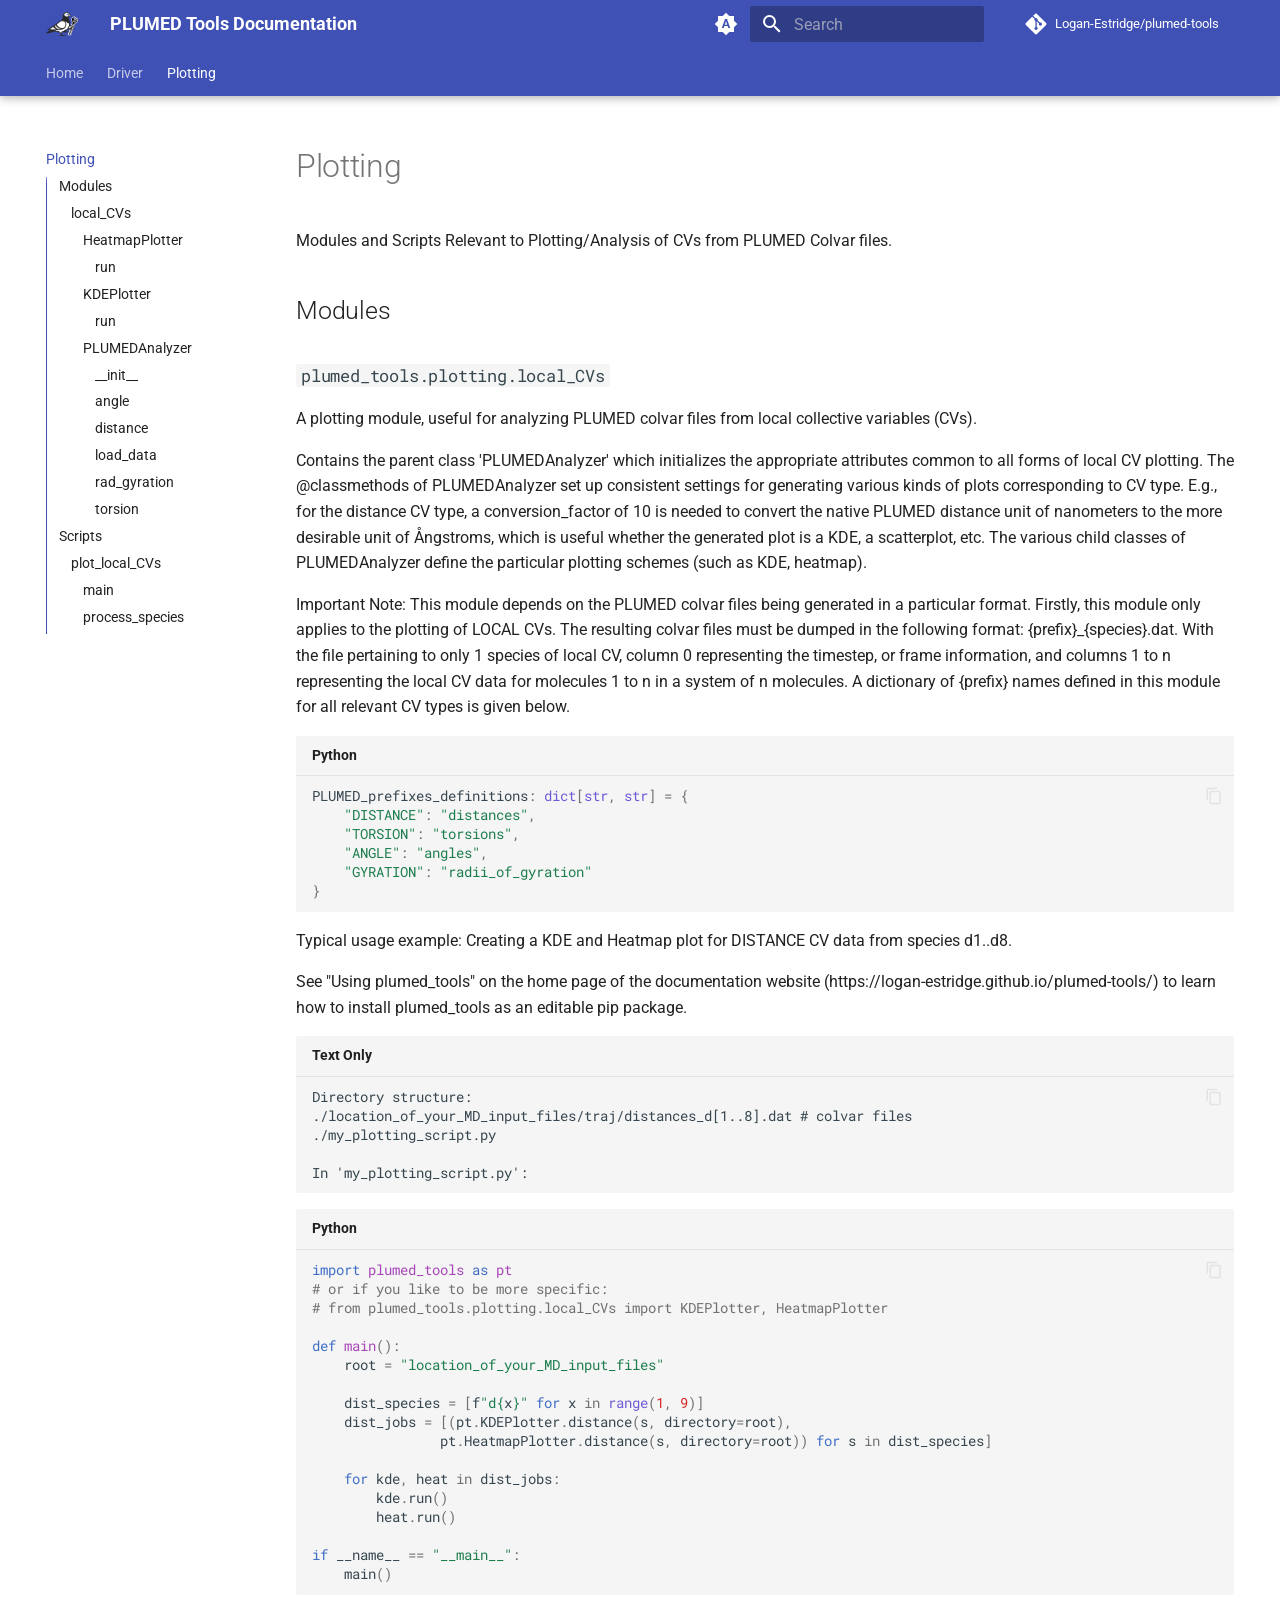
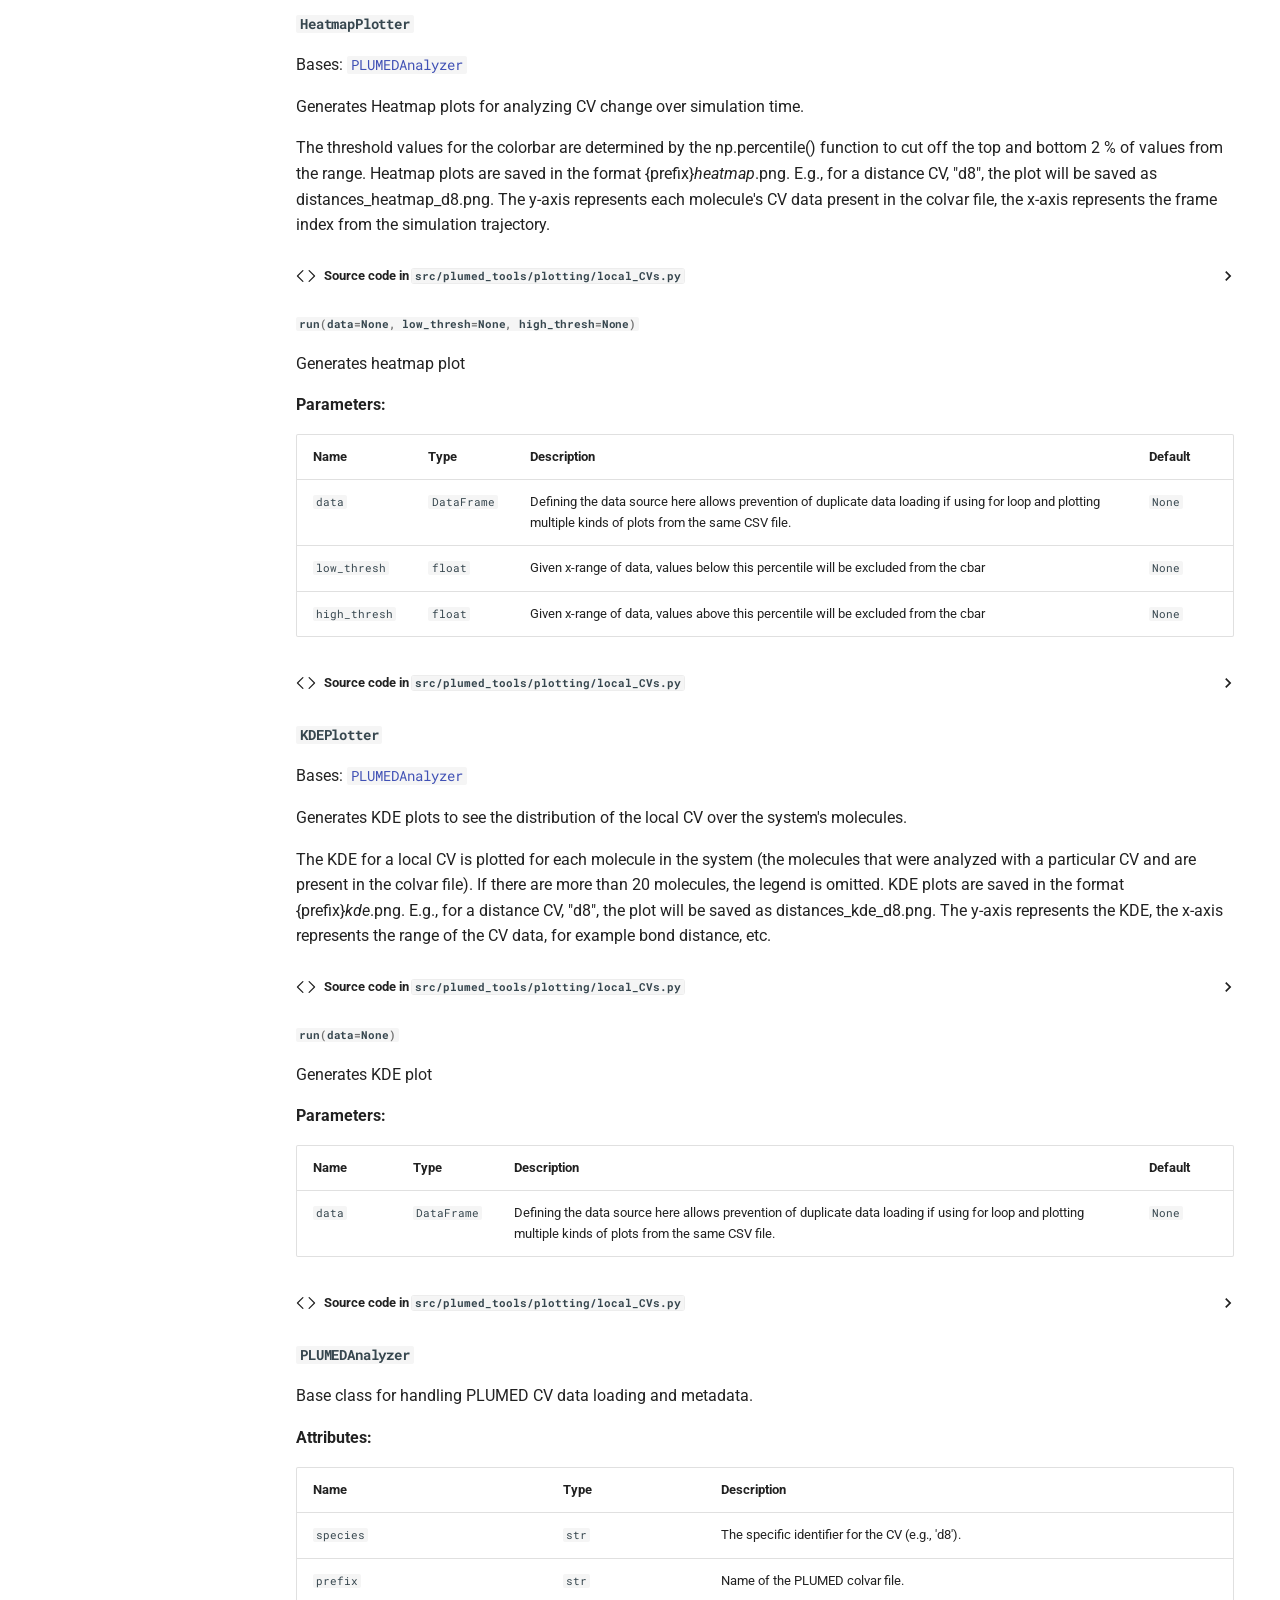
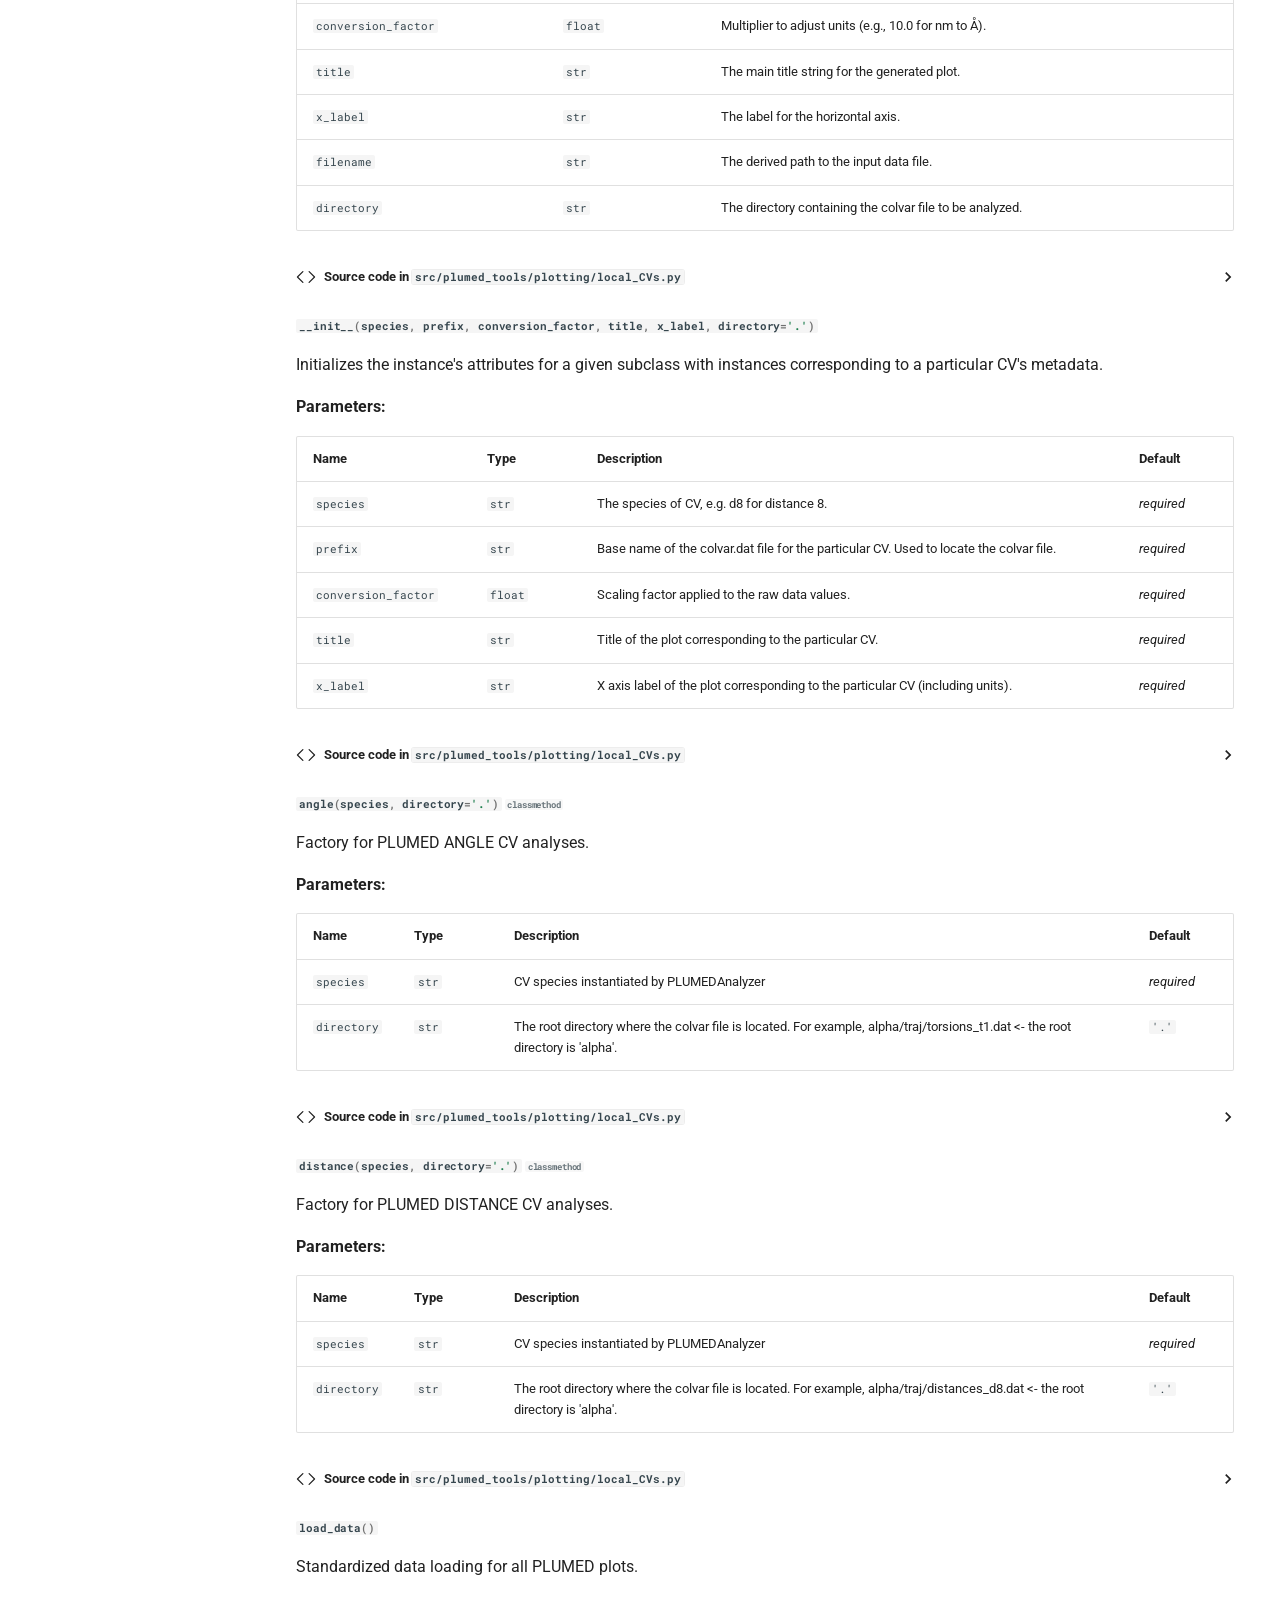
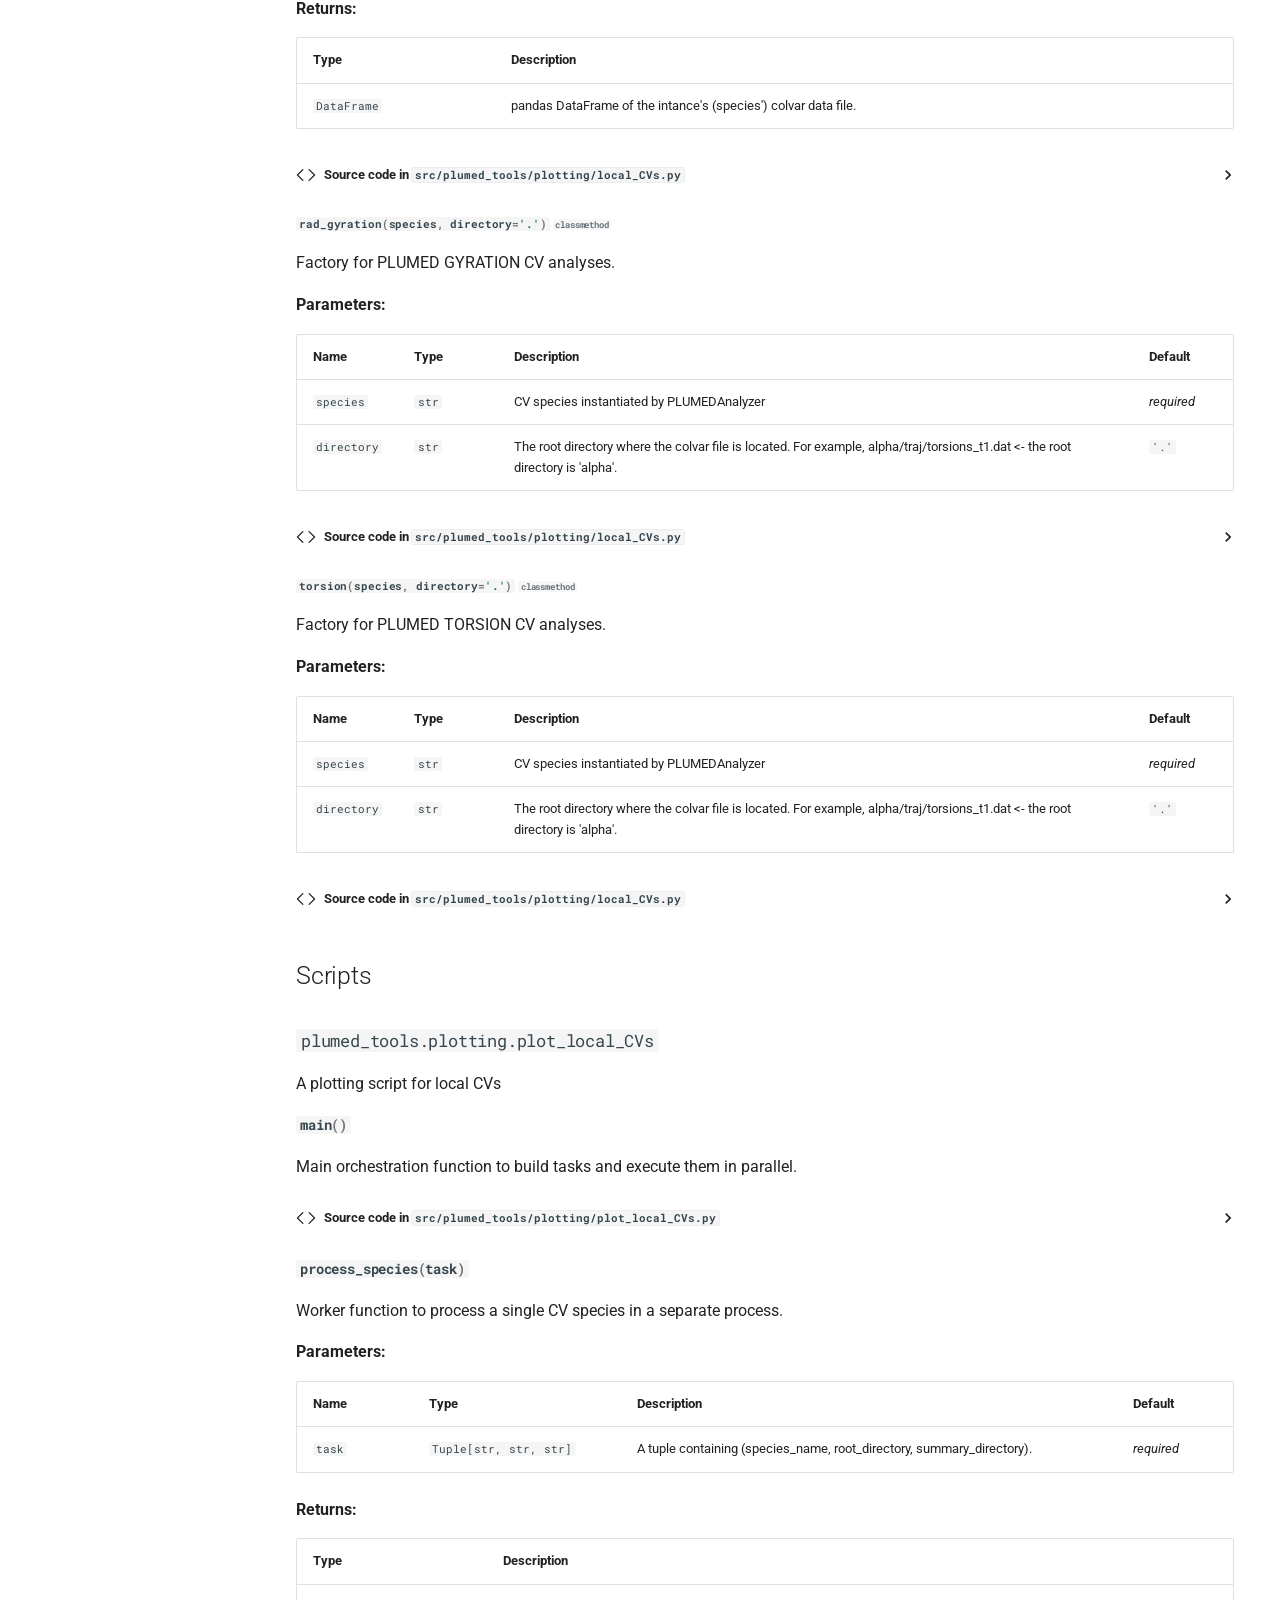
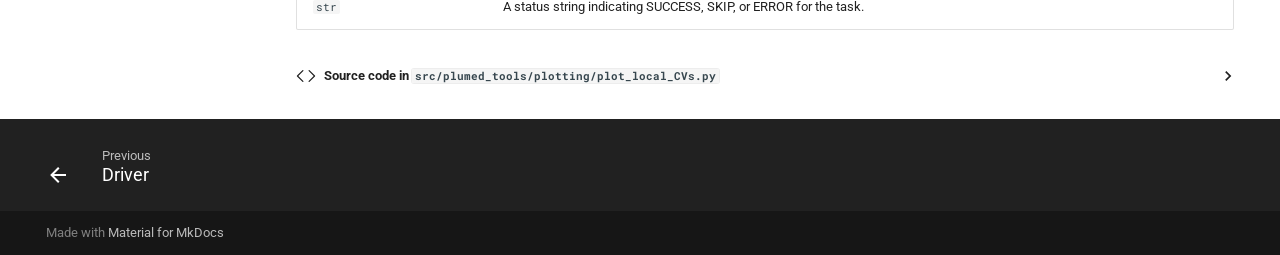
<file: plotting/reference/index.html>
<!DOCTYPE html><html lang="en" class="no-js"><head>
    
      <meta charset="utf-8">
      <meta name="viewport" content="width=device-width,initial-scale=1">
      
      
      
      
        <link rel="prev" href="../../driver/reference/">
      
      
      
        
      
      
      <link rel="icon" href="../../assets/logo.png">
      <meta name="generator" content="mkdocs-1.6.1, mkdocs-material-9.7.4">
    
    
      
        <title>Plotting - PLUMED Tools Documentation</title>
      
    
    
      <link rel="stylesheet" href="../../assets/stylesheets/main.484c7ddc.min.css">
      
        
        <link rel="stylesheet" href="../../assets/stylesheets/palette.ab4e12ef.min.css">
      
      


    
    
      
    
    
      
        
        
        <link rel="preconnect" href="https://fonts.gstatic.com" crossorigin>
        <link rel="stylesheet" href="https://fonts.googleapis.com/css?family=Roboto:300,300i,400,400i,700,700i%7CRoboto+Mono:400,400i,700,700i&amp;display=fallback">
        <style>:root{--md-text-font:"Roboto";--md-code-font:"Roboto Mono"}</style>
      
    
    
      <link rel="stylesheet" href="../../assets/_mkdocstrings.css">
    
    <script>__md_scope=new URL("../..",location),__md_hash=e=>[...e].reduce(((e,_)=>(e<<5)-e+_.charCodeAt(0)),0),__md_get=(e,_=localStorage,t=__md_scope)=>JSON.parse(_.getItem(t.pathname+"."+e)),__md_set=(e,_,t=localStorage,a=__md_scope)=>{try{t.setItem(a.pathname+"."+e,JSON.stringify(_))}catch(e){}}</script>
    
      

    
    
  <link href="../../assets/stylesheets/glightbox.min.css" rel="stylesheet"><script src="../../assets/javascripts/glightbox.min.js"></script><style id="glightbox-style">
            html.glightbox-open { overflow: initial; height: 100%; }
            .gslide-title { margin-top: 0px; user-select: text; }
            .gslide-desc { color: #666; user-select: text; }
            .gslide-image img { background: white; }
            .gscrollbar-fixer { padding-right: 15px; }
            .gdesc-inner { font-size: 0.75rem; }
            body[data-md-color-scheme="slate"] .gdesc-inner { background: var(--md-default-bg-color); }
            body[data-md-color-scheme="slate"] .gslide-title { color: var(--md-default-fg-color); }
            body[data-md-color-scheme="slate"] .gslide-desc { color: var(--md-default-fg-color); }
        </style></head>
  
  
    
    
      
    
    
    
    
    <body dir="ltr" data-md-color-scheme="default" data-md-color-primary="indigo" data-md-color-accent="indigo">
  
    
    <input class="md-toggle" data-md-toggle="drawer" type="checkbox" id="__drawer" autocomplete="off">
    <input class="md-toggle" data-md-toggle="search" type="checkbox" id="__search" autocomplete="off">
    <label class="md-overlay" for="__drawer"></label>
    <div data-md-component="skip">
      
        
        <a href="#modules" class="md-skip">
          Skip to content
        </a>
      
    </div>
    <div data-md-component="announce">
      
    </div>
    
    
      

  

<header class="md-header md-header--shadow md-header--lifted" data-md-component="header">
  <nav class="md-header__inner md-grid" aria-label="Header">
    <a href="../.." title="PLUMED Tools Documentation" class="md-header__button md-logo" aria-label="PLUMED Tools Documentation" data-md-component="logo">
      
  <img src="../../assets/logo.png" alt="logo">

    </a>
    <label class="md-header__button md-icon" for="__drawer">
      
      <svg xmlns="http://www.w3.org/2000/svg" viewBox="0 0 24 24"><path d="M3 6h18v2H3zm0 5h18v2H3zm0 5h18v2H3z"></path></svg>
    </label>
    <div class="md-header__title" data-md-component="header-title">
      <div class="md-header__ellipsis">
        <div class="md-header__topic">
          <span class="md-ellipsis">
            PLUMED Tools Documentation
          </span>
        </div>
        <div class="md-header__topic" data-md-component="header-topic">
          <span class="md-ellipsis">
            
              Plotting
            
          </span>
        </div>
      </div>
    </div>
    
      
        <form class="md-header__option" data-md-component="palette">
  
    
    
    
    <input class="md-option" data-md-color-media="(prefers-color-scheme)" data-md-color-scheme="default" data-md-color-primary="indigo" data-md-color-accent="indigo" aria-label="Switch to light mode" type="radio" name="__palette" id="__palette_0">
    
      <label class="md-header__button md-icon" title="Switch to light mode" for="__palette_1" hidden>
        <svg xmlns="http://www.w3.org/2000/svg" viewBox="0 0 24 24"><path d="m14.3 16-.7-2h-3.2l-.7 2H7.8L11 7h2l3.2 9zM20 8.69V4h-4.69L12 .69 8.69 4H4v4.69L.69 12 4 15.31V20h4.69L12 23.31 15.31 20H20v-4.69L23.31 12zm-9.15 3.96h2.3L12 9z"></path></svg>
      </label>
    
  
    
    
    
    <input class="md-option" data-md-color-media="(prefers-color-scheme: light)" data-md-color-scheme="default" data-md-color-primary="indigo" data-md-color-accent="indigo" aria-label="Switch to dark mode" type="radio" name="__palette" id="__palette_1">
    
      <label class="md-header__button md-icon" title="Switch to dark mode" for="__palette_2" hidden>
        <svg xmlns="http://www.w3.org/2000/svg" viewBox="0 0 24 24"><path d="M12 8a4 4 0 0 0-4 4 4 4 0 0 0 4 4 4 4 0 0 0 4-4 4 4 0 0 0-4-4m0 10a6 6 0 0 1-6-6 6 6 0 0 1 6-6 6 6 0 0 1 6 6 6 6 0 0 1-6 6m8-9.31V4h-4.69L12 .69 8.69 4H4v4.69L.69 12 4 15.31V20h4.69L12 23.31 15.31 20H20v-4.69L23.31 12z"></path></svg>
      </label>
    
  
    
    
    
    <input class="md-option" data-md-color-media="(prefers-color-scheme: dark)" data-md-color-scheme="slate" data-md-color-primary="indigo" data-md-color-accent="indigo" aria-label="Switch to system preference" type="radio" name="__palette" id="__palette_2">
    
      <label class="md-header__button md-icon" title="Switch to system preference" for="__palette_0" hidden>
        <svg xmlns="http://www.w3.org/2000/svg" viewBox="0 0 24 24"><path d="M12 18c-.89 0-1.74-.2-2.5-.55C11.56 16.5 13 14.42 13 12s-1.44-4.5-3.5-5.45C10.26 6.2 11.11 6 12 6a6 6 0 0 1 6 6 6 6 0 0 1-6 6m8-9.31V4h-4.69L12 .69 8.69 4H4v4.69L.69 12 4 15.31V20h4.69L12 23.31 15.31 20H20v-4.69L23.31 12z"></path></svg>
      </label>
    
  
</form>
      
    
    
      <script>var palette=__md_get("__palette");if(palette&&palette.color){if("(prefers-color-scheme)"===palette.color.media){var media=matchMedia("(prefers-color-scheme: light)"),input=document.querySelector(media.matches?"[data-md-color-media='(prefers-color-scheme: light)']":"[data-md-color-media='(prefers-color-scheme: dark)']");palette.color.media=input.getAttribute("data-md-color-media"),palette.color.scheme=input.getAttribute("data-md-color-scheme"),palette.color.primary=input.getAttribute("data-md-color-primary"),palette.color.accent=input.getAttribute("data-md-color-accent")}for(var[key,value]of Object.entries(palette.color))document.body.setAttribute("data-md-color-"+key,value)}</script>
    
    
    
      
      
        <label class="md-header__button md-icon" for="__search">
          
          <svg xmlns="http://www.w3.org/2000/svg" viewBox="0 0 24 24"><path d="M9.5 3A6.5 6.5 0 0 1 16 9.5c0 1.61-.59 3.09-1.56 4.23l.27.27h.79l5 5-1.5 1.5-5-5v-.79l-.27-.27A6.52 6.52 0 0 1 9.5 16 6.5 6.5 0 0 1 3 9.5 6.5 6.5 0 0 1 9.5 3m0 2C7 5 5 7 5 9.5S7 14 9.5 14 14 12 14 9.5 12 5 9.5 5"></path></svg>
        </label>
        <div class="md-search" data-md-component="search" role="dialog">
  <label class="md-search__overlay" for="__search"></label>
  <div class="md-search__inner" role="search">
    <form class="md-search__form" name="search">
      <input type="text" class="md-search__input" name="query" aria-label="Search" placeholder="Search" autocapitalize="off" autocorrect="off" autocomplete="off" spellcheck="false" data-md-component="search-query" required>
      <label class="md-search__icon md-icon" for="__search">
        
        <svg xmlns="http://www.w3.org/2000/svg" viewBox="0 0 24 24"><path d="M9.5 3A6.5 6.5 0 0 1 16 9.5c0 1.61-.59 3.09-1.56 4.23l.27.27h.79l5 5-1.5 1.5-5-5v-.79l-.27-.27A6.52 6.52 0 0 1 9.5 16 6.5 6.5 0 0 1 3 9.5 6.5 6.5 0 0 1 9.5 3m0 2C7 5 5 7 5 9.5S7 14 9.5 14 14 12 14 9.5 12 5 9.5 5"></path></svg>
        
        <svg xmlns="http://www.w3.org/2000/svg" viewBox="0 0 24 24"><path d="M20 11v2H8l5.5 5.5-1.42 1.42L4.16 12l7.92-7.92L13.5 5.5 8 11z"></path></svg>
      </label>
      <nav class="md-search__options" aria-label="Search">
        
        <button type="reset" class="md-search__icon md-icon" title="Clear" aria-label="Clear" tabindex="-1">
          
          <svg xmlns="http://www.w3.org/2000/svg" viewBox="0 0 24 24"><path d="M19 6.41 17.59 5 12 10.59 6.41 5 5 6.41 10.59 12 5 17.59 6.41 19 12 13.41 17.59 19 19 17.59 13.41 12z"></path></svg>
        </button>
      </nav>
      
        <div class="md-search__suggest" data-md-component="search-suggest"></div>
      
    </form>
    <div class="md-search__output">
      <div class="md-search__scrollwrap" tabindex="0" data-md-scrollfix>
        <div class="md-search-result" data-md-component="search-result">
          <div class="md-search-result__meta">
            Initializing search
          </div>
          <ol class="md-search-result__list" role="presentation"></ol>
        </div>
      </div>
    </div>
  </div>
</div>
      
    
    
      <div class="md-header__source">
        <a href="https://github.com/Logan-Estridge/plumed-tools" title="Go to repository" class="md-source" data-md-component="source">
  <div class="md-source__icon md-icon">
    
    <svg xmlns="http://www.w3.org/2000/svg" viewBox="0 0 448 512"><!--! Font Awesome Free 7.1.0 by @fontawesome - https://fontawesome.com License - https://fontawesome.com/license/free (Icons: CC BY 4.0, Fonts: SIL OFL 1.1, Code: MIT License) Copyright 2025 Fonticons, Inc.--><path d="M439.6 236.1 244 40.5c-5.4-5.5-12.8-8.5-20.4-8.5s-15 3-20.4 8.4L162.5 81l51.5 51.5c27.1-9.1 52.7 16.8 43.4 43.7l49.7 49.7c34.2-11.8 61.2 31 35.5 56.7-26.5 26.5-70.2-2.9-56-37.3L240.3 199v121.9c25.3 12.5 22.3 41.8 9.1 55-6.4 6.4-15.2 10.1-24.3 10.1s-17.8-3.6-24.3-10.1c-17.6-17.6-11.1-46.9 11.2-56v-123c-20.8-8.5-24.6-30.7-18.6-45L142.6 101 8.5 235.1C3 240.6 0 247.9 0 255.5s3 15 8.5 20.4l195.6 195.7c5.4 5.4 12.7 8.4 20.4 8.4s15-3 20.4-8.4l194.7-194.7c5.4-5.4 8.4-12.8 8.4-20.4s-3-15-8.4-20.4"></path></svg>
  </div>
  <div class="md-source__repository">
    Logan-Estridge/plumed-tools
  </div>
</a>
      </div>
    
  </nav>
  
    
      
<nav class="md-tabs" aria-label="Tabs" data-md-component="tabs">
  <div class="md-grid">
    <ul class="md-tabs__list">
      
        
  
  
  
  
    <li class="md-tabs__item">
      <a href="../.." class="md-tabs__link">
        
  
  
    
  
  Home

      </a>
    </li>
  

      
        
  
  
  
  
    <li class="md-tabs__item">
      <a href="../../driver/reference/" class="md-tabs__link">
        
  
  
    
  
  Driver

      </a>
    </li>
  

      
        
  
  
  
    
  
  
    <li class="md-tabs__item md-tabs__item--active">
      <a href="./" class="md-tabs__link">
        
  
  
    
  
  Plotting

      </a>
    </li>
  

      
    </ul>
  </div>
</nav>
    
  
</header>
    
    <div class="md-container" data-md-component="container">
      
      
        
      
      <main class="md-main" data-md-component="main">
        <div class="md-main__inner md-grid">
          
            
              
              <div class="md-sidebar md-sidebar--primary" data-md-component="sidebar" data-md-type="navigation">
                <div class="md-sidebar__scrollwrap">
                  <div class="md-sidebar__inner">
                    


  


  

<nav class="md-nav md-nav--primary md-nav--lifted md-nav--integrated" aria-label="Navigation" data-md-level="0">
  <label class="md-nav__title" for="__drawer">
    <a href="../.." title="PLUMED Tools Documentation" class="md-nav__button md-logo" aria-label="PLUMED Tools Documentation" data-md-component="logo">
      
  <img src="../../assets/logo.png" alt="logo">

    </a>
    PLUMED Tools Documentation
  </label>
  
    <div class="md-nav__source">
      <a href="https://github.com/Logan-Estridge/plumed-tools" title="Go to repository" class="md-source" data-md-component="source">
  <div class="md-source__icon md-icon">
    
    <svg xmlns="http://www.w3.org/2000/svg" viewBox="0 0 448 512"><!--! Font Awesome Free 7.1.0 by @fontawesome - https://fontawesome.com License - https://fontawesome.com/license/free (Icons: CC BY 4.0, Fonts: SIL OFL 1.1, Code: MIT License) Copyright 2025 Fonticons, Inc.--><path d="M439.6 236.1 244 40.5c-5.4-5.5-12.8-8.5-20.4-8.5s-15 3-20.4 8.4L162.5 81l51.5 51.5c27.1-9.1 52.7 16.8 43.4 43.7l49.7 49.7c34.2-11.8 61.2 31 35.5 56.7-26.5 26.5-70.2-2.9-56-37.3L240.3 199v121.9c25.3 12.5 22.3 41.8 9.1 55-6.4 6.4-15.2 10.1-24.3 10.1s-17.8-3.6-24.3-10.1c-17.6-17.6-11.1-46.9 11.2-56v-123c-20.8-8.5-24.6-30.7-18.6-45L142.6 101 8.5 235.1C3 240.6 0 247.9 0 255.5s3 15 8.5 20.4l195.6 195.7c5.4 5.4 12.7 8.4 20.4 8.4s15-3 20.4-8.4l194.7-194.7c5.4-5.4 8.4-12.8 8.4-20.4s-3-15-8.4-20.4"></path></svg>
  </div>
  <div class="md-source__repository">
    Logan-Estridge/plumed-tools
  </div>
</a>
    </div>
  
  <ul class="md-nav__list" data-md-scrollfix>
    
      
      
  
  
  
  
    <li class="md-nav__item">
      <a href="../.." class="md-nav__link">
        
  
  
  <span class="md-ellipsis">
    
  
    Home
  

    
  </span>
  
  

      </a>
    </li>
  

    
      
      
  
  
  
  
    <li class="md-nav__item">
      <a href="../../driver/reference/" class="md-nav__link">
        
  
  
  <span class="md-ellipsis">
    
  
    Driver
  

    
  </span>
  
  

      </a>
    </li>
  

    
      
      
  
  
    
  
  
  
    <li class="md-nav__item md-nav__item--active">
      
      <input class="md-nav__toggle md-toggle" type="checkbox" id="__toc">
      
      
      
        <label class="md-nav__link md-nav__link--active" for="__toc">
          
  
  
  <span class="md-ellipsis">
    
  
    Plotting
  

    
  </span>
  
  

          <span class="md-nav__icon md-icon"></span>
        </label>
      
      <a href="./" class="md-nav__link md-nav__link--active">
        
  
  
  <span class="md-ellipsis">
    
  
    Plotting
  

    
  </span>
  
  

      </a>
      
        

<nav class="md-nav md-nav--secondary" aria-label="Table of contents">
  
  
  
  
    <label class="md-nav__title" for="__toc">
      <span class="md-nav__icon md-icon"></span>
      Table of contents
    </label>
    <ul class="md-nav__list" data-md-component="toc" data-md-scrollfix>
      
        <li class="md-nav__item">
  <a href="#modules" class="md-nav__link">
    <span class="md-ellipsis">
      
        Modules
      
    </span>
  </a>
  
    <nav class="md-nav" aria-label="Modules">
      <ul class="md-nav__list">
        
          <li class="md-nav__item">
  <a href="#plumed_tools.plotting.local_CVs" class="md-nav__link">
    <span class="md-ellipsis">
      
        local_CVs
      
    </span>
  </a>
  
    <nav class="md-nav" aria-label="local_CVs">
      <ul class="md-nav__list">
        
          <li class="md-nav__item">
  <a href="#plumed_tools.plotting.local_CVs.HeatmapPlotter" class="md-nav__link">
    <span class="md-ellipsis">
      
        HeatmapPlotter
      
    </span>
  </a>
  
    <nav class="md-nav" aria-label="HeatmapPlotter">
      <ul class="md-nav__list">
        
          <li class="md-nav__item">
  <a href="#plumed_tools.plotting.local_CVs.HeatmapPlotter.run" class="md-nav__link">
    <span class="md-ellipsis">
      
        run
      
    </span>
  </a>
  
</li>
        
      </ul>
    </nav>
  
</li>
        
          <li class="md-nav__item">
  <a href="#plumed_tools.plotting.local_CVs.KDEPlotter" class="md-nav__link">
    <span class="md-ellipsis">
      
        KDEPlotter
      
    </span>
  </a>
  
    <nav class="md-nav" aria-label="KDEPlotter">
      <ul class="md-nav__list">
        
          <li class="md-nav__item">
  <a href="#plumed_tools.plotting.local_CVs.KDEPlotter.run" class="md-nav__link">
    <span class="md-ellipsis">
      
        run
      
    </span>
  </a>
  
</li>
        
      </ul>
    </nav>
  
</li>
        
          <li class="md-nav__item">
  <a href="#plumed_tools.plotting.local_CVs.PLUMEDAnalyzer" class="md-nav__link">
    <span class="md-ellipsis">
      
        PLUMEDAnalyzer
      
    </span>
  </a>
  
    <nav class="md-nav" aria-label="PLUMEDAnalyzer">
      <ul class="md-nav__list">
        
          <li class="md-nav__item">
  <a href="#plumed_tools.plotting.local_CVs.PLUMEDAnalyzer.__init__" class="md-nav__link">
    <span class="md-ellipsis">
      
        __init__
      
    </span>
  </a>
  
</li>
        
          <li class="md-nav__item">
  <a href="#plumed_tools.plotting.local_CVs.PLUMEDAnalyzer.angle" class="md-nav__link">
    <span class="md-ellipsis">
      
        angle
      
    </span>
  </a>
  
</li>
        
          <li class="md-nav__item">
  <a href="#plumed_tools.plotting.local_CVs.PLUMEDAnalyzer.distance" class="md-nav__link">
    <span class="md-ellipsis">
      
        distance
      
    </span>
  </a>
  
</li>
        
          <li class="md-nav__item">
  <a href="#plumed_tools.plotting.local_CVs.PLUMEDAnalyzer.load_data" class="md-nav__link">
    <span class="md-ellipsis">
      
        load_data
      
    </span>
  </a>
  
</li>
        
          <li class="md-nav__item">
  <a href="#plumed_tools.plotting.local_CVs.PLUMEDAnalyzer.rad_gyration" class="md-nav__link">
    <span class="md-ellipsis">
      
        rad_gyration
      
    </span>
  </a>
  
</li>
        
          <li class="md-nav__item">
  <a href="#plumed_tools.plotting.local_CVs.PLUMEDAnalyzer.torsion" class="md-nav__link">
    <span class="md-ellipsis">
      
        torsion
      
    </span>
  </a>
  
</li>
        
      </ul>
    </nav>
  
</li>
        
      </ul>
    </nav>
  
</li>
        
      </ul>
    </nav>
  
</li>
      
        <li class="md-nav__item">
  <a href="#scripts" class="md-nav__link">
    <span class="md-ellipsis">
      
        Scripts
      
    </span>
  </a>
  
    <nav class="md-nav" aria-label="Scripts">
      <ul class="md-nav__list">
        
          <li class="md-nav__item">
  <a href="#plumed_tools.plotting.plot_local_CVs" class="md-nav__link">
    <span class="md-ellipsis">
      
        plot_local_CVs
      
    </span>
  </a>
  
    <nav class="md-nav" aria-label="plot_local_CVs">
      <ul class="md-nav__list">
        
          <li class="md-nav__item">
  <a href="#plumed_tools.plotting.plot_local_CVs.main" class="md-nav__link">
    <span class="md-ellipsis">
      
        main
      
    </span>
  </a>
  
</li>
        
          <li class="md-nav__item">
  <a href="#plumed_tools.plotting.plot_local_CVs.process_species" class="md-nav__link">
    <span class="md-ellipsis">
      
        process_species
      
    </span>
  </a>
  
</li>
        
      </ul>
    </nav>
  
</li>
        
      </ul>
    </nav>
  
</li>
      
    </ul>
  
</nav>
      
    </li>
  

    
  </ul>
</nav>
                  </div>
                </div>
              </div>
            
            
          
          
            <div class="md-content" data-md-component="content">
              
              <article class="md-content__inner md-typeset">
                
                  


  
  


  <h1>Plotting</h1>

<p>Modules and Scripts Relevant to Plotting/Analysis of CVs from PLUMED Colvar files.</p>
<h2 id="modules">Modules</h2>


<div class="doc doc-object doc-module">



<h3 id="plumed_tools.plotting.local_CVs" class="doc doc-heading">
            <code>plumed_tools.plotting.local_CVs</code>


</h3>

    <div class="doc doc-contents first">

        <p>A plotting module, useful for analyzing PLUMED colvar files from local collective variables (CVs).</p>
<p>Contains the parent class 'PLUMEDAnalyzer' which initializes the appropriate
attributes common to all forms of local CV plotting. The @classmethods of
PLUMEDAnalyzer set up consistent settings for generating various kinds of plots
corresponding to CV type. E.g., for the distance CV type, a conversion_factor
of 10 is needed to convert the native PLUMED distance unit of nanometers to the
more desirable unit of Ångstroms, which is useful whether the generated plot is
a KDE, a scatterplot, etc. The various child classes of PLUMEDAnalyzer define
the particular plotting schemes (such as KDE, heatmap). </p>
<p>Important Note: This module depends on the PLUMED colvar files being generated
in a particular format. Firstly, this module only applies to the plotting of
LOCAL CVs. The resulting colvar files must be dumped in the following format:
{prefix}_{species}.dat. With the file pertaining to only 1 species of local CV,
column 0 representing the timestep, or frame information, and columns 1 to n
representing the local CV data for molecules 1 to n in a system of n molecules.
A dictionary of {prefix} names defined in this module for all relevant CV types
is given below.</p>
<div class="language-python highlight"><span class="filename">Python</span><pre><span></span><code><span id="__span-0-1"><a id="__codelineno-0-1" name="__codelineno-0-1" href="#__codelineno-0-1"></a><span class="n">PLUMED_prefixes_definitions</span><span class="p">:</span> <span class="nb">dict</span><span class="p">[</span><span class="nb">str</span><span class="p">,</span> <span class="nb">str</span><span class="p">]</span> <span class="o">=</span> <span class="p">{</span>
</span><span id="__span-0-2"><a id="__codelineno-0-2" name="__codelineno-0-2" href="#__codelineno-0-2"></a>    <span class="s2">"DISTANCE"</span><span class="p">:</span> <span class="s2">"distances"</span><span class="p">,</span>
</span><span id="__span-0-3"><a id="__codelineno-0-3" name="__codelineno-0-3" href="#__codelineno-0-3"></a>    <span class="s2">"TORSION"</span><span class="p">:</span> <span class="s2">"torsions"</span><span class="p">,</span>
</span><span id="__span-0-4"><a id="__codelineno-0-4" name="__codelineno-0-4" href="#__codelineno-0-4"></a>    <span class="s2">"ANGLE"</span><span class="p">:</span> <span class="s2">"angles"</span><span class="p">,</span>
</span><span id="__span-0-5"><a id="__codelineno-0-5" name="__codelineno-0-5" href="#__codelineno-0-5"></a>    <span class="s2">"GYRATION"</span><span class="p">:</span> <span class="s2">"radii_of_gyration"</span>
</span><span id="__span-0-6"><a id="__codelineno-0-6" name="__codelineno-0-6" href="#__codelineno-0-6"></a><span class="p">}</span>
</span></code></pre></div>
<p>Typical usage example: Creating a KDE and Heatmap plot for DISTANCE CV data
from species d1..d8.</p>
<p>See "Using plumed_tools" on the home page of the documentation website
(https://logan-estridge.github.io/plumed-tools/) to learn how to install
plumed_tools as an editable pip package. </p>
<div class="language-text highlight"><span class="filename">Text Only</span><pre><span></span><code>Directory structure:
./location_of_your_MD_input_files/traj/distances_d[1..8].dat # colvar files
./my_plotting_script.py

In 'my_plotting_script.py':
</code></pre></div>
<div class="language-python highlight"><span class="filename">Python</span><pre><span></span><code><span id="__span-1-1"><a id="__codelineno-1-1" name="__codelineno-1-1" href="#__codelineno-1-1"></a><span class="kn">import</span><span class="w"> </span><span class="nn">plumed_tools</span><span class="w"> </span><span class="k">as</span><span class="w"> </span><span class="nn">pt</span>
</span><span id="__span-1-2"><a id="__codelineno-1-2" name="__codelineno-1-2" href="#__codelineno-1-2"></a><span class="c1"># or if you like to be more specific: </span>
</span><span id="__span-1-3"><a id="__codelineno-1-3" name="__codelineno-1-3" href="#__codelineno-1-3"></a><span class="c1"># from plumed_tools.plotting.local_CVs import KDEPlotter, HeatmapPlotter  </span>
</span><span id="__span-1-4"><a id="__codelineno-1-4" name="__codelineno-1-4" href="#__codelineno-1-4"></a>
</span><span id="__span-1-5"><a id="__codelineno-1-5" name="__codelineno-1-5" href="#__codelineno-1-5"></a><span class="k">def</span><span class="w"> </span><span class="nf">main</span><span class="p">():</span>
</span><span id="__span-1-6"><a id="__codelineno-1-6" name="__codelineno-1-6" href="#__codelineno-1-6"></a>    <span class="n">root</span> <span class="o">=</span> <span class="s2">"location_of_your_MD_input_files"</span>
</span><span id="__span-1-7"><a id="__codelineno-1-7" name="__codelineno-1-7" href="#__codelineno-1-7"></a>
</span><span id="__span-1-8"><a id="__codelineno-1-8" name="__codelineno-1-8" href="#__codelineno-1-8"></a>    <span class="n">dist_species</span> <span class="o">=</span> <span class="p">[</span><span class="sa">f</span><span class="s2">"d</span><span class="si">{</span><span class="n">x</span><span class="si">}</span><span class="s2">"</span> <span class="k">for</span> <span class="n">x</span> <span class="ow">in</span> <span class="nb">range</span><span class="p">(</span><span class="mi">1</span><span class="p">,</span> <span class="mi">9</span><span class="p">)]</span>
</span><span id="__span-1-9"><a id="__codelineno-1-9" name="__codelineno-1-9" href="#__codelineno-1-9"></a>    <span class="n">dist_jobs</span> <span class="o">=</span> <span class="p">[(</span><span class="n">pt</span><span class="o">.</span><span class="n">KDEPlotter</span><span class="o">.</span><span class="n">distance</span><span class="p">(</span><span class="n">s</span><span class="p">,</span> <span class="n">directory</span><span class="o">=</span><span class="n">root</span><span class="p">),</span>
</span><span id="__span-1-10"><a id="__codelineno-1-10" name="__codelineno-1-10" href="#__codelineno-1-10"></a>                <span class="n">pt</span><span class="o">.</span><span class="n">HeatmapPlotter</span><span class="o">.</span><span class="n">distance</span><span class="p">(</span><span class="n">s</span><span class="p">,</span> <span class="n">directory</span><span class="o">=</span><span class="n">root</span><span class="p">))</span> <span class="k">for</span> <span class="n">s</span> <span class="ow">in</span> <span class="n">dist_species</span><span class="p">]</span>
</span><span id="__span-1-11"><a id="__codelineno-1-11" name="__codelineno-1-11" href="#__codelineno-1-11"></a>
</span><span id="__span-1-12"><a id="__codelineno-1-12" name="__codelineno-1-12" href="#__codelineno-1-12"></a>    <span class="k">for</span> <span class="n">kde</span><span class="p">,</span> <span class="n">heat</span> <span class="ow">in</span> <span class="n">dist_jobs</span><span class="p">:</span>
</span><span id="__span-1-13"><a id="__codelineno-1-13" name="__codelineno-1-13" href="#__codelineno-1-13"></a>        <span class="n">kde</span><span class="o">.</span><span class="n">run</span><span class="p">()</span>
</span><span id="__span-1-14"><a id="__codelineno-1-14" name="__codelineno-1-14" href="#__codelineno-1-14"></a>        <span class="n">heat</span><span class="o">.</span><span class="n">run</span><span class="p">()</span>
</span><span id="__span-1-15"><a id="__codelineno-1-15" name="__codelineno-1-15" href="#__codelineno-1-15"></a>
</span><span id="__span-1-16"><a id="__codelineno-1-16" name="__codelineno-1-16" href="#__codelineno-1-16"></a><span class="k">if</span> <span class="vm">__name__</span> <span class="o">==</span> <span class="s2">"__main__"</span><span class="p">:</span>
</span><span id="__span-1-17"><a id="__codelineno-1-17" name="__codelineno-1-17" href="#__codelineno-1-17"></a>    <span class="n">main</span><span class="p">()</span>
</span></code></pre></div>










<div class="doc doc-children">









<div class="doc doc-object doc-class">



<h4 id="plumed_tools.plotting.local_CVs.HeatmapPlotter" class="doc doc-heading">
            <code>HeatmapPlotter</code>


</h4>


    <div class="doc doc-contents ">
            <p class="doc doc-class-bases">
              Bases: <code><a class="autorefs autorefs-internal" title="PLUMEDAnalyzer (plumed_tools.plotting.local_CVs.PLUMEDAnalyzer)" href="#plumed_tools.plotting.local_CVs.PLUMEDAnalyzer">PLUMEDAnalyzer</a></code></p>



        <p>Generates Heatmap plots for analyzing CV change over simulation time.</p>
<p>The threshold values for the colorbar are determined by the np.percentile() function
to cut off the top and bottom 2 % of values from the range. Heatmap plots are saved in the
format {prefix}<em species="species">heatmap</em>.png. E.g., for a distance CV, "d8", the plot will be saved
as distances_heatmap_d8.png. The y-axis represents each molecule's CV data present in the 
colvar file, the x-axis represents the frame index from the simulation trajectory.</p>








              <details class="mkdocstrings-source">
                <summary>Source code in <code>src/plumed_tools/plotting/local_CVs.py</code></summary>
                <div class="language-python highlight"><table class="highlighttable"><tbody><tr><th colspan="2" class="filename"><span class="filename">Python</span></th></tr><tr><td class="linenos"><div class="linenodiv"><pre><span></span><span class="normal"><a href="#__codelineno-0-254">254</a></span>
<span class="normal"><a href="#__codelineno-0-255">255</a></span>
<span class="normal"><a href="#__codelineno-0-256">256</a></span>
<span class="normal"><a href="#__codelineno-0-257">257</a></span>
<span class="normal"><a href="#__codelineno-0-258">258</a></span>
<span class="normal"><a href="#__codelineno-0-259">259</a></span>
<span class="normal"><a href="#__codelineno-0-260">260</a></span>
<span class="normal"><a href="#__codelineno-0-261">261</a></span>
<span class="normal"><a href="#__codelineno-0-262">262</a></span>
<span class="normal"><a href="#__codelineno-0-263">263</a></span>
<span class="normal"><a href="#__codelineno-0-264">264</a></span>
<span class="normal"><a href="#__codelineno-0-265">265</a></span>
<span class="normal"><a href="#__codelineno-0-266">266</a></span>
<span class="normal"><a href="#__codelineno-0-267">267</a></span>
<span class="normal"><a href="#__codelineno-0-268">268</a></span>
<span class="normal"><a href="#__codelineno-0-269">269</a></span>
<span class="normal"><a href="#__codelineno-0-270">270</a></span>
<span class="normal"><a href="#__codelineno-0-271">271</a></span>
<span class="normal"><a href="#__codelineno-0-272">272</a></span>
<span class="normal"><a href="#__codelineno-0-273">273</a></span>
<span class="normal"><a href="#__codelineno-0-274">274</a></span>
<span class="normal"><a href="#__codelineno-0-275">275</a></span>
<span class="normal"><a href="#__codelineno-0-276">276</a></span>
<span class="normal"><a href="#__codelineno-0-277">277</a></span>
<span class="normal"><a href="#__codelineno-0-278">278</a></span>
<span class="normal"><a href="#__codelineno-0-279">279</a></span>
<span class="normal"><a href="#__codelineno-0-280">280</a></span>
<span class="normal"><a href="#__codelineno-0-281">281</a></span>
<span class="normal"><a href="#__codelineno-0-282">282</a></span>
<span class="normal"><a href="#__codelineno-0-283">283</a></span>
<span class="normal"><a href="#__codelineno-0-284">284</a></span>
<span class="normal"><a href="#__codelineno-0-285">285</a></span>
<span class="normal"><a href="#__codelineno-0-286">286</a></span>
<span class="normal"><a href="#__codelineno-0-287">287</a></span>
<span class="normal"><a href="#__codelineno-0-288">288</a></span>
<span class="normal"><a href="#__codelineno-0-289">289</a></span>
<span class="normal"><a href="#__codelineno-0-290">290</a></span>
<span class="normal"><a href="#__codelineno-0-291">291</a></span>
<span class="normal"><a href="#__codelineno-0-292">292</a></span>
<span class="normal"><a href="#__codelineno-0-293">293</a></span>
<span class="normal"><a href="#__codelineno-0-294">294</a></span>
<span class="normal"><a href="#__codelineno-0-295">295</a></span>
<span class="normal"><a href="#__codelineno-0-296">296</a></span>
<span class="normal"><a href="#__codelineno-0-297">297</a></span>
<span class="normal"><a href="#__codelineno-0-298">298</a></span>
<span class="normal"><a href="#__codelineno-0-299">299</a></span>
<span class="normal"><a href="#__codelineno-0-300">300</a></span>
<span class="normal"><a href="#__codelineno-0-301">301</a></span>
<span class="normal"><a href="#__codelineno-0-302">302</a></span>
<span class="normal"><a href="#__codelineno-0-303">303</a></span>
<span class="normal"><a href="#__codelineno-0-304">304</a></span>
<span class="normal"><a href="#__codelineno-0-305">305</a></span></pre></div></td><td class="code"><div><pre><span></span><code><span id="__span-0-254"><a id="__codelineno-0-254" name="__codelineno-0-254"></a><span class="k">class</span><span class="w"> </span><span class="nc">HeatmapPlotter</span><span class="p">(</span><span class="n">PLUMEDAnalyzer</span><span class="p">):</span>
</span><span id="__span-0-255"><a id="__codelineno-0-255" name="__codelineno-0-255"></a><span class="w">    </span><span class="sd">"""Generates Heatmap plots for analyzing CV change over simulation time.</span>
</span><span id="__span-0-256"><a id="__codelineno-0-256" name="__codelineno-0-256"></a>
</span><span id="__span-0-257"><a id="__codelineno-0-257" name="__codelineno-0-257"></a><span class="sd">    The threshold values for the colorbar are determined by the np.percentile() function</span>
</span><span id="__span-0-258"><a id="__codelineno-0-258" name="__codelineno-0-258"></a><span class="sd">    to cut off the top and bottom 2 % of values from the range. Heatmap plots are saved in the</span>
</span><span id="__span-0-259"><a id="__codelineno-0-259" name="__codelineno-0-259"></a><span class="sd">    format {prefix}_heatmap_{species}.png. E.g., for a distance CV, "d8", the plot will be saved</span>
</span><span id="__span-0-260"><a id="__codelineno-0-260" name="__codelineno-0-260"></a><span class="sd">    as distances_heatmap_d8.png. The y-axis represents each molecule's CV data present in the </span>
</span><span id="__span-0-261"><a id="__codelineno-0-261" name="__codelineno-0-261"></a><span class="sd">    colvar file, the x-axis represents the frame index from the simulation trajectory. </span>
</span><span id="__span-0-262"><a id="__codelineno-0-262" name="__codelineno-0-262"></a><span class="sd">    """</span>
</span><span id="__span-0-263"><a id="__codelineno-0-263" name="__codelineno-0-263"></a>    <span class="k">def</span><span class="w"> </span><span class="nf">run</span><span class="p">(</span><span class="bp">self</span><span class="p">,</span> <span class="n">data</span><span class="p">:</span> <span class="n">pd</span><span class="o">.</span><span class="n">DataFrame</span> <span class="o">=</span> <span class="kc">None</span><span class="p">,</span> <span class="n">low_thresh</span><span class="p">:</span> <span class="nb">float</span> <span class="o">=</span> <span class="kc">None</span><span class="p">,</span> <span class="n">high_thresh</span><span class="p">:</span> <span class="nb">float</span> <span class="o">=</span> <span class="kc">None</span><span class="p">)</span> <span class="o">-&gt;</span> <span class="kc">None</span><span class="p">:</span>
</span><span id="__span-0-264"><a id="__codelineno-0-264" name="__codelineno-0-264"></a><span class="w">        </span><span class="sd">"""Generates heatmap plot</span>
</span><span id="__span-0-265"><a id="__codelineno-0-265" name="__codelineno-0-265"></a>
</span><span id="__span-0-266"><a id="__codelineno-0-266" name="__codelineno-0-266"></a><span class="sd">        Args:</span>
</span><span id="__span-0-267"><a id="__codelineno-0-267" name="__codelineno-0-267"></a><span class="sd">            data: Defining the data source here allows prevention of duplicate data loading if using </span>
</span><span id="__span-0-268"><a id="__codelineno-0-268" name="__codelineno-0-268"></a><span class="sd">                  for loop and plotting multiple kinds of plots from the same CSV file.</span>
</span><span id="__span-0-269"><a id="__codelineno-0-269" name="__codelineno-0-269"></a><span class="sd">            low_thresh: Given x-range of data, values below this percentile will be excluded from the cbar</span>
</span><span id="__span-0-270"><a id="__codelineno-0-270" name="__codelineno-0-270"></a><span class="sd">            high_thresh: Given x-range of data, values above this percentile will be excluded from the cbar</span>
</span><span id="__span-0-271"><a id="__codelineno-0-271" name="__codelineno-0-271"></a><span class="sd">        """</span>
</span><span id="__span-0-272"><a id="__codelineno-0-272" name="__codelineno-0-272"></a>        <span class="k">def</span><span class="w"> </span><span class="nf">heat_plot_logic</span><span class="p">():</span>
</span><span id="__span-0-273"><a id="__codelineno-0-273" name="__codelineno-0-273"></a>            <span class="n">df</span> <span class="o">=</span> <span class="n">data</span> <span class="k">if</span> <span class="n">data</span> <span class="ow">is</span> <span class="ow">not</span> <span class="kc">None</span> <span class="k">else</span> <span class="bp">self</span><span class="o">.</span><span class="n">load_data</span><span class="p">()</span>
</span><span id="__span-0-274"><a id="__codelineno-0-274" name="__codelineno-0-274"></a>            <span class="k">if</span> <span class="n">df</span> <span class="ow">is</span> <span class="kc">None</span><span class="p">:</span> <span class="k">return</span>
</span><span id="__span-0-275"><a id="__codelineno-0-275" name="__codelineno-0-275"></a>
</span><span id="__span-0-276"><a id="__codelineno-0-276" name="__codelineno-0-276"></a>            <span class="n">vals</span> <span class="o">=</span> <span class="n">df</span><span class="o">.</span><span class="n">iloc</span><span class="p">[:,</span> <span class="mi">1</span><span class="p">:]</span><span class="o">.</span><span class="n">values</span>
</span><span id="__span-0-277"><a id="__codelineno-0-277" name="__codelineno-0-277"></a>            <span class="n">num_mols</span> <span class="o">=</span> <span class="n">vals</span><span class="o">.</span><span class="n">shape</span><span class="p">[</span><span class="mi">1</span><span class="p">]</span>
</span><span id="__span-0-278"><a id="__codelineno-0-278" name="__codelineno-0-278"></a>
</span><span id="__span-0-279"><a id="__codelineno-0-279" name="__codelineno-0-279"></a>            <span class="n">_low</span> <span class="o">=</span> <span class="n">low_thresh</span> <span class="k">if</span> <span class="n">low_thresh</span> <span class="ow">is</span> <span class="ow">not</span> <span class="kc">None</span> <span class="k">else</span> <span class="n">np</span><span class="o">.</span><span class="n">percentile</span><span class="p">(</span><span class="n">vals</span><span class="p">,</span> <span class="mi">2</span><span class="p">)</span>
</span><span id="__span-0-280"><a id="__codelineno-0-280" name="__codelineno-0-280"></a>            <span class="n">_high</span> <span class="o">=</span> <span class="n">high_thresh</span> <span class="k">if</span> <span class="n">high_thresh</span> <span class="ow">is</span> <span class="ow">not</span> <span class="kc">None</span> <span class="k">else</span> <span class="n">np</span><span class="o">.</span><span class="n">percentile</span><span class="p">(</span><span class="n">vals</span><span class="p">,</span> <span class="mi">98</span><span class="p">)</span>
</span><span id="__span-0-281"><a id="__codelineno-0-281" name="__codelineno-0-281"></a>
</span><span id="__span-0-282"><a id="__codelineno-0-282" name="__codelineno-0-282"></a>            <span class="n">fig</span> <span class="o">=</span> <span class="n">plt</span><span class="o">.</span><span class="n">figure</span><span class="p">(</span><span class="mi">2</span><span class="p">,</span> <span class="n">figsize</span><span class="o">=</span><span class="p">(</span><span class="mi">14</span><span class="p">,</span><span class="mi">10</span><span class="p">))</span>
</span><span id="__span-0-283"><a id="__codelineno-0-283" name="__codelineno-0-283"></a>            <span class="n">fig</span><span class="o">.</span><span class="n">clf</span><span class="p">()</span>
</span><span id="__span-0-284"><a id="__codelineno-0-284" name="__codelineno-0-284"></a>            <span class="n">ax</span> <span class="o">=</span> <span class="n">fig</span><span class="o">.</span><span class="n">add_subplot</span><span class="p">(</span><span class="mi">111</span><span class="p">)</span>
</span><span id="__span-0-285"><a id="__codelineno-0-285" name="__codelineno-0-285"></a>
</span><span id="__span-0-286"><a id="__codelineno-0-286" name="__codelineno-0-286"></a>            <span class="n">im</span> <span class="o">=</span> <span class="n">ax</span><span class="o">.</span><span class="n">imshow</span><span class="p">(</span><span class="n">vals</span><span class="o">.</span><span class="n">T</span><span class="p">,</span> <span class="n">aspect</span><span class="o">=</span><span class="s1">'auto'</span><span class="p">,</span> <span class="n">interpolation</span><span class="o">=</span><span class="s1">'nearest'</span><span class="p">,</span>
</span><span id="__span-0-287"><a id="__codelineno-0-287" name="__codelineno-0-287"></a>                            <span class="n">origin</span><span class="o">=</span><span class="s1">'lower'</span><span class="p">,</span> <span class="n">cmap</span><span class="o">=</span><span class="s1">'RdYlBu_r'</span><span class="p">,</span> <span class="n">vmin</span><span class="o">=</span><span class="n">_low</span><span class="p">,</span>
</span><span id="__span-0-288"><a id="__codelineno-0-288" name="__codelineno-0-288"></a>                            <span class="n">vmax</span><span class="o">=</span><span class="n">_high</span><span class="p">)</span>
</span><span id="__span-0-289"><a id="__codelineno-0-289" name="__codelineno-0-289"></a>
</span><span id="__span-0-290"><a id="__codelineno-0-290" name="__codelineno-0-290"></a>            <span class="n">cbar</span> <span class="o">=</span> <span class="n">fig</span><span class="o">.</span><span class="n">colorbar</span><span class="p">(</span><span class="n">im</span><span class="p">,</span> <span class="n">ax</span><span class="o">=</span><span class="n">ax</span><span class="p">,</span> <span class="n">pad</span><span class="o">=</span><span class="mf">0.02</span><span class="p">)</span>
</span><span id="__span-0-291"><a id="__codelineno-0-291" name="__codelineno-0-291"></a>            <span class="n">cbar</span><span class="o">.</span><span class="n">set_label</span><span class="p">(</span><span class="bp">self</span><span class="o">.</span><span class="n">x_label</span><span class="p">,</span> <span class="n">rotation</span><span class="o">=</span><span class="mi">270</span><span class="p">,</span> <span class="n">labelpad</span><span class="o">=</span><span class="mi">15</span><span class="p">)</span>
</span><span id="__span-0-292"><a id="__codelineno-0-292" name="__codelineno-0-292"></a>
</span><span id="__span-0-293"><a id="__codelineno-0-293" name="__codelineno-0-293"></a>            <span class="n">ax</span><span class="o">.</span><span class="n">set_title</span><span class="p">(</span><span class="sa">f</span><span class="s2">"</span><span class="si">{</span><span class="bp">self</span><span class="o">.</span><span class="n">title</span><span class="si">}</span><span class="s2"> Heatmap </span><span class="si">{</span><span class="bp">self</span><span class="o">.</span><span class="n">species</span><span class="si">}</span><span class="s2">: </span><span class="si">{</span><span class="n">num_mols</span><span class="si">}</span><span class="s2"> Mols"</span><span class="p">)</span>
</span><span id="__span-0-294"><a id="__codelineno-0-294" name="__codelineno-0-294"></a>            <span class="n">ax</span><span class="o">.</span><span class="n">set_xlabel</span><span class="p">(</span><span class="s2">"Frame Index"</span><span class="p">)</span>
</span><span id="__span-0-295"><a id="__codelineno-0-295" name="__codelineno-0-295"></a>            <span class="n">ax</span><span class="o">.</span><span class="n">set_ylabel</span><span class="p">(</span><span class="s2">"Molecule Index"</span><span class="p">)</span>
</span><span id="__span-0-296"><a id="__codelineno-0-296" name="__codelineno-0-296"></a>
</span><span id="__span-0-297"><a id="__codelineno-0-297" name="__codelineno-0-297"></a>            <span class="k">if</span> <span class="n">num_mols</span> <span class="o">&gt;=</span> <span class="mi">8</span><span class="p">:</span>
</span><span id="__span-0-298"><a id="__codelineno-0-298" name="__codelineno-0-298"></a>                <span class="n">ax</span><span class="o">.</span><span class="n">set_yticks</span><span class="p">(</span><span class="n">np</span><span class="o">.</span><span class="n">arange</span><span class="p">(</span><span class="mi">7</span><span class="p">,</span> <span class="n">num_mols</span><span class="p">,</span> <span class="mi">8</span><span class="p">))</span>
</span><span id="__span-0-299"><a id="__codelineno-0-299" name="__codelineno-0-299"></a>                <span class="n">ax</span><span class="o">.</span><span class="n">set_yticklabels</span><span class="p">(</span><span class="n">np</span><span class="o">.</span><span class="n">arange</span><span class="p">(</span><span class="mi">8</span><span class="p">,</span> <span class="n">num_mols</span> <span class="o">+</span> <span class="mi">1</span><span class="p">,</span> <span class="mi">8</span><span class="p">))</span>
</span><span id="__span-0-300"><a id="__codelineno-0-300" name="__codelineno-0-300"></a>
</span><span id="__span-0-301"><a id="__codelineno-0-301" name="__codelineno-0-301"></a>            <span class="bp">self</span><span class="o">.</span><span class="n">output_name</span> <span class="o">=</span> <span class="sa">f</span><span class="s2">"</span><span class="si">{</span><span class="bp">self</span><span class="o">.</span><span class="n">prefix</span><span class="si">}</span><span class="s2">_heatmap_</span><span class="si">{</span><span class="bp">self</span><span class="o">.</span><span class="n">species</span><span class="si">}</span><span class="s2">.png"</span>
</span><span id="__span-0-302"><a id="__codelineno-0-302" name="__codelineno-0-302"></a>            <span class="bp">self</span><span class="o">.</span><span class="n">output_path</span> <span class="o">=</span> <span class="n">os</span><span class="o">.</span><span class="n">path</span><span class="o">.</span><span class="n">join</span><span class="p">(</span><span class="bp">self</span><span class="o">.</span><span class="n">directory</span><span class="p">,</span> <span class="s2">"traj"</span><span class="p">,</span> <span class="bp">self</span><span class="o">.</span><span class="n">output_name</span><span class="p">)</span>
</span><span id="__span-0-303"><a id="__codelineno-0-303" name="__codelineno-0-303"></a>            <span class="n">fig</span><span class="o">.</span><span class="n">savefig</span><span class="p">(</span><span class="bp">self</span><span class="o">.</span><span class="n">output_path</span><span class="p">,</span> <span class="n">dpi</span><span class="o">=</span><span class="mi">100</span><span class="p">,</span> <span class="n">bbox_inches</span><span class="o">=</span><span class="s1">'tight'</span><span class="p">)</span>
</span><span id="__span-0-304"><a id="__codelineno-0-304" name="__codelineno-0-304"></a>
</span><span id="__span-0-305"><a id="__codelineno-0-305" name="__codelineno-0-305"></a>        <span class="bp">self</span><span class="o">.</span><span class="n">_run_safely</span><span class="p">(</span><span class="n">heat_plot_logic</span><span class="p">)</span>
</span></code></pre></div></td></tr></tbody></table></div>
              </details>



<div class="doc doc-children">










<div class="doc doc-object doc-function">


<h5 id="plumed_tools.plotting.local_CVs.HeatmapPlotter.run" class="doc doc-heading">
            <code class="highlight language-python"><span class="n">run</span><span class="p">(</span><span class="n">data</span><span class="o">=</span><span class="kc">None</span><span class="p">,</span> <span class="n">low_thresh</span><span class="o">=</span><span class="kc">None</span><span class="p">,</span> <span class="n">high_thresh</span><span class="o">=</span><span class="kc">None</span><span class="p">)</span></code>

</h5>


    <div class="doc doc-contents ">

        <p>Generates heatmap plot</p>


<p><span class="doc-section-title">Parameters:</span></p>
    <table>
      <thead>
        <tr>
          <th>Name</th>
          <th>Type</th>
          <th>Description</th>
          <th>Default</th>
        </tr>
      </thead>
      <tbody>
          <tr class="doc-section-item">
            <td>
                <code>data</code>
            </td>
            <td>
                  <code><span title="pandas.DataFrame">DataFrame</span></code>
            </td>
            <td>
              <div class="doc-md-description">
                <p>Defining the data source here allows prevention of duplicate data loading if using 
  for loop and plotting multiple kinds of plots from the same CSV file.</p>
              </div>
            </td>
            <td>
                  <code>None</code>
            </td>
          </tr>
          <tr class="doc-section-item">
            <td>
                <code>low_thresh</code>
            </td>
            <td>
                  <code><span title="float">float</span></code>
            </td>
            <td>
              <div class="doc-md-description">
                <p>Given x-range of data, values below this percentile will be excluded from the cbar</p>
              </div>
            </td>
            <td>
                  <code>None</code>
            </td>
          </tr>
          <tr class="doc-section-item">
            <td>
                <code>high_thresh</code>
            </td>
            <td>
                  <code><span title="float">float</span></code>
            </td>
            <td>
              <div class="doc-md-description">
                <p>Given x-range of data, values above this percentile will be excluded from the cbar</p>
              </div>
            </td>
            <td>
                  <code>None</code>
            </td>
          </tr>
      </tbody>
    </table>


            <details class="mkdocstrings-source">
              <summary>Source code in <code>src/plumed_tools/plotting/local_CVs.py</code></summary>
              <div class="language-python highlight"><table class="highlighttable"><tbody><tr><th colspan="2" class="filename"><span class="filename">Python</span></th></tr><tr><td class="linenos"><div class="linenodiv"><pre><span></span><span class="normal"><a href="#__codelineno-0-263">263</a></span>
<span class="normal"><a href="#__codelineno-0-264">264</a></span>
<span class="normal"><a href="#__codelineno-0-265">265</a></span>
<span class="normal"><a href="#__codelineno-0-266">266</a></span>
<span class="normal"><a href="#__codelineno-0-267">267</a></span>
<span class="normal"><a href="#__codelineno-0-268">268</a></span>
<span class="normal"><a href="#__codelineno-0-269">269</a></span>
<span class="normal"><a href="#__codelineno-0-270">270</a></span>
<span class="normal"><a href="#__codelineno-0-271">271</a></span>
<span class="normal"><a href="#__codelineno-0-272">272</a></span>
<span class="normal"><a href="#__codelineno-0-273">273</a></span>
<span class="normal"><a href="#__codelineno-0-274">274</a></span>
<span class="normal"><a href="#__codelineno-0-275">275</a></span>
<span class="normal"><a href="#__codelineno-0-276">276</a></span>
<span class="normal"><a href="#__codelineno-0-277">277</a></span>
<span class="normal"><a href="#__codelineno-0-278">278</a></span>
<span class="normal"><a href="#__codelineno-0-279">279</a></span>
<span class="normal"><a href="#__codelineno-0-280">280</a></span>
<span class="normal"><a href="#__codelineno-0-281">281</a></span>
<span class="normal"><a href="#__codelineno-0-282">282</a></span>
<span class="normal"><a href="#__codelineno-0-283">283</a></span>
<span class="normal"><a href="#__codelineno-0-284">284</a></span>
<span class="normal"><a href="#__codelineno-0-285">285</a></span>
<span class="normal"><a href="#__codelineno-0-286">286</a></span>
<span class="normal"><a href="#__codelineno-0-287">287</a></span>
<span class="normal"><a href="#__codelineno-0-288">288</a></span>
<span class="normal"><a href="#__codelineno-0-289">289</a></span>
<span class="normal"><a href="#__codelineno-0-290">290</a></span>
<span class="normal"><a href="#__codelineno-0-291">291</a></span>
<span class="normal"><a href="#__codelineno-0-292">292</a></span>
<span class="normal"><a href="#__codelineno-0-293">293</a></span>
<span class="normal"><a href="#__codelineno-0-294">294</a></span>
<span class="normal"><a href="#__codelineno-0-295">295</a></span>
<span class="normal"><a href="#__codelineno-0-296">296</a></span>
<span class="normal"><a href="#__codelineno-0-297">297</a></span>
<span class="normal"><a href="#__codelineno-0-298">298</a></span>
<span class="normal"><a href="#__codelineno-0-299">299</a></span>
<span class="normal"><a href="#__codelineno-0-300">300</a></span>
<span class="normal"><a href="#__codelineno-0-301">301</a></span>
<span class="normal"><a href="#__codelineno-0-302">302</a></span>
<span class="normal"><a href="#__codelineno-0-303">303</a></span>
<span class="normal"><a href="#__codelineno-0-304">304</a></span>
<span class="normal"><a href="#__codelineno-0-305">305</a></span></pre></div></td><td class="code"><div><pre><span></span><code><span id="__span-0-263"><a id="__codelineno-0-263" name="__codelineno-0-263"></a><span class="k">def</span><span class="w"> </span><span class="nf">run</span><span class="p">(</span><span class="bp">self</span><span class="p">,</span> <span class="n">data</span><span class="p">:</span> <span class="n">pd</span><span class="o">.</span><span class="n">DataFrame</span> <span class="o">=</span> <span class="kc">None</span><span class="p">,</span> <span class="n">low_thresh</span><span class="p">:</span> <span class="nb">float</span> <span class="o">=</span> <span class="kc">None</span><span class="p">,</span> <span class="n">high_thresh</span><span class="p">:</span> <span class="nb">float</span> <span class="o">=</span> <span class="kc">None</span><span class="p">)</span> <span class="o">-&gt;</span> <span class="kc">None</span><span class="p">:</span>
</span><span id="__span-0-264"><a id="__codelineno-0-264" name="__codelineno-0-264"></a><span class="w">    </span><span class="sd">"""Generates heatmap plot</span>
</span><span id="__span-0-265"><a id="__codelineno-0-265" name="__codelineno-0-265"></a>
</span><span id="__span-0-266"><a id="__codelineno-0-266" name="__codelineno-0-266"></a><span class="sd">    Args:</span>
</span><span id="__span-0-267"><a id="__codelineno-0-267" name="__codelineno-0-267"></a><span class="sd">        data: Defining the data source here allows prevention of duplicate data loading if using </span>
</span><span id="__span-0-268"><a id="__codelineno-0-268" name="__codelineno-0-268"></a><span class="sd">              for loop and plotting multiple kinds of plots from the same CSV file.</span>
</span><span id="__span-0-269"><a id="__codelineno-0-269" name="__codelineno-0-269"></a><span class="sd">        low_thresh: Given x-range of data, values below this percentile will be excluded from the cbar</span>
</span><span id="__span-0-270"><a id="__codelineno-0-270" name="__codelineno-0-270"></a><span class="sd">        high_thresh: Given x-range of data, values above this percentile will be excluded from the cbar</span>
</span><span id="__span-0-271"><a id="__codelineno-0-271" name="__codelineno-0-271"></a><span class="sd">    """</span>
</span><span id="__span-0-272"><a id="__codelineno-0-272" name="__codelineno-0-272"></a>    <span class="k">def</span><span class="w"> </span><span class="nf">heat_plot_logic</span><span class="p">():</span>
</span><span id="__span-0-273"><a id="__codelineno-0-273" name="__codelineno-0-273"></a>        <span class="n">df</span> <span class="o">=</span> <span class="n">data</span> <span class="k">if</span> <span class="n">data</span> <span class="ow">is</span> <span class="ow">not</span> <span class="kc">None</span> <span class="k">else</span> <span class="bp">self</span><span class="o">.</span><span class="n">load_data</span><span class="p">()</span>
</span><span id="__span-0-274"><a id="__codelineno-0-274" name="__codelineno-0-274"></a>        <span class="k">if</span> <span class="n">df</span> <span class="ow">is</span> <span class="kc">None</span><span class="p">:</span> <span class="k">return</span>
</span><span id="__span-0-275"><a id="__codelineno-0-275" name="__codelineno-0-275"></a>
</span><span id="__span-0-276"><a id="__codelineno-0-276" name="__codelineno-0-276"></a>        <span class="n">vals</span> <span class="o">=</span> <span class="n">df</span><span class="o">.</span><span class="n">iloc</span><span class="p">[:,</span> <span class="mi">1</span><span class="p">:]</span><span class="o">.</span><span class="n">values</span>
</span><span id="__span-0-277"><a id="__codelineno-0-277" name="__codelineno-0-277"></a>        <span class="n">num_mols</span> <span class="o">=</span> <span class="n">vals</span><span class="o">.</span><span class="n">shape</span><span class="p">[</span><span class="mi">1</span><span class="p">]</span>
</span><span id="__span-0-278"><a id="__codelineno-0-278" name="__codelineno-0-278"></a>
</span><span id="__span-0-279"><a id="__codelineno-0-279" name="__codelineno-0-279"></a>        <span class="n">_low</span> <span class="o">=</span> <span class="n">low_thresh</span> <span class="k">if</span> <span class="n">low_thresh</span> <span class="ow">is</span> <span class="ow">not</span> <span class="kc">None</span> <span class="k">else</span> <span class="n">np</span><span class="o">.</span><span class="n">percentile</span><span class="p">(</span><span class="n">vals</span><span class="p">,</span> <span class="mi">2</span><span class="p">)</span>
</span><span id="__span-0-280"><a id="__codelineno-0-280" name="__codelineno-0-280"></a>        <span class="n">_high</span> <span class="o">=</span> <span class="n">high_thresh</span> <span class="k">if</span> <span class="n">high_thresh</span> <span class="ow">is</span> <span class="ow">not</span> <span class="kc">None</span> <span class="k">else</span> <span class="n">np</span><span class="o">.</span><span class="n">percentile</span><span class="p">(</span><span class="n">vals</span><span class="p">,</span> <span class="mi">98</span><span class="p">)</span>
</span><span id="__span-0-281"><a id="__codelineno-0-281" name="__codelineno-0-281"></a>
</span><span id="__span-0-282"><a id="__codelineno-0-282" name="__codelineno-0-282"></a>        <span class="n">fig</span> <span class="o">=</span> <span class="n">plt</span><span class="o">.</span><span class="n">figure</span><span class="p">(</span><span class="mi">2</span><span class="p">,</span> <span class="n">figsize</span><span class="o">=</span><span class="p">(</span><span class="mi">14</span><span class="p">,</span><span class="mi">10</span><span class="p">))</span>
</span><span id="__span-0-283"><a id="__codelineno-0-283" name="__codelineno-0-283"></a>        <span class="n">fig</span><span class="o">.</span><span class="n">clf</span><span class="p">()</span>
</span><span id="__span-0-284"><a id="__codelineno-0-284" name="__codelineno-0-284"></a>        <span class="n">ax</span> <span class="o">=</span> <span class="n">fig</span><span class="o">.</span><span class="n">add_subplot</span><span class="p">(</span><span class="mi">111</span><span class="p">)</span>
</span><span id="__span-0-285"><a id="__codelineno-0-285" name="__codelineno-0-285"></a>
</span><span id="__span-0-286"><a id="__codelineno-0-286" name="__codelineno-0-286"></a>        <span class="n">im</span> <span class="o">=</span> <span class="n">ax</span><span class="o">.</span><span class="n">imshow</span><span class="p">(</span><span class="n">vals</span><span class="o">.</span><span class="n">T</span><span class="p">,</span> <span class="n">aspect</span><span class="o">=</span><span class="s1">'auto'</span><span class="p">,</span> <span class="n">interpolation</span><span class="o">=</span><span class="s1">'nearest'</span><span class="p">,</span>
</span><span id="__span-0-287"><a id="__codelineno-0-287" name="__codelineno-0-287"></a>                        <span class="n">origin</span><span class="o">=</span><span class="s1">'lower'</span><span class="p">,</span> <span class="n">cmap</span><span class="o">=</span><span class="s1">'RdYlBu_r'</span><span class="p">,</span> <span class="n">vmin</span><span class="o">=</span><span class="n">_low</span><span class="p">,</span>
</span><span id="__span-0-288"><a id="__codelineno-0-288" name="__codelineno-0-288"></a>                        <span class="n">vmax</span><span class="o">=</span><span class="n">_high</span><span class="p">)</span>
</span><span id="__span-0-289"><a id="__codelineno-0-289" name="__codelineno-0-289"></a>
</span><span id="__span-0-290"><a id="__codelineno-0-290" name="__codelineno-0-290"></a>        <span class="n">cbar</span> <span class="o">=</span> <span class="n">fig</span><span class="o">.</span><span class="n">colorbar</span><span class="p">(</span><span class="n">im</span><span class="p">,</span> <span class="n">ax</span><span class="o">=</span><span class="n">ax</span><span class="p">,</span> <span class="n">pad</span><span class="o">=</span><span class="mf">0.02</span><span class="p">)</span>
</span><span id="__span-0-291"><a id="__codelineno-0-291" name="__codelineno-0-291"></a>        <span class="n">cbar</span><span class="o">.</span><span class="n">set_label</span><span class="p">(</span><span class="bp">self</span><span class="o">.</span><span class="n">x_label</span><span class="p">,</span> <span class="n">rotation</span><span class="o">=</span><span class="mi">270</span><span class="p">,</span> <span class="n">labelpad</span><span class="o">=</span><span class="mi">15</span><span class="p">)</span>
</span><span id="__span-0-292"><a id="__codelineno-0-292" name="__codelineno-0-292"></a>
</span><span id="__span-0-293"><a id="__codelineno-0-293" name="__codelineno-0-293"></a>        <span class="n">ax</span><span class="o">.</span><span class="n">set_title</span><span class="p">(</span><span class="sa">f</span><span class="s2">"</span><span class="si">{</span><span class="bp">self</span><span class="o">.</span><span class="n">title</span><span class="si">}</span><span class="s2"> Heatmap </span><span class="si">{</span><span class="bp">self</span><span class="o">.</span><span class="n">species</span><span class="si">}</span><span class="s2">: </span><span class="si">{</span><span class="n">num_mols</span><span class="si">}</span><span class="s2"> Mols"</span><span class="p">)</span>
</span><span id="__span-0-294"><a id="__codelineno-0-294" name="__codelineno-0-294"></a>        <span class="n">ax</span><span class="o">.</span><span class="n">set_xlabel</span><span class="p">(</span><span class="s2">"Frame Index"</span><span class="p">)</span>
</span><span id="__span-0-295"><a id="__codelineno-0-295" name="__codelineno-0-295"></a>        <span class="n">ax</span><span class="o">.</span><span class="n">set_ylabel</span><span class="p">(</span><span class="s2">"Molecule Index"</span><span class="p">)</span>
</span><span id="__span-0-296"><a id="__codelineno-0-296" name="__codelineno-0-296"></a>
</span><span id="__span-0-297"><a id="__codelineno-0-297" name="__codelineno-0-297"></a>        <span class="k">if</span> <span class="n">num_mols</span> <span class="o">&gt;=</span> <span class="mi">8</span><span class="p">:</span>
</span><span id="__span-0-298"><a id="__codelineno-0-298" name="__codelineno-0-298"></a>            <span class="n">ax</span><span class="o">.</span><span class="n">set_yticks</span><span class="p">(</span><span class="n">np</span><span class="o">.</span><span class="n">arange</span><span class="p">(</span><span class="mi">7</span><span class="p">,</span> <span class="n">num_mols</span><span class="p">,</span> <span class="mi">8</span><span class="p">))</span>
</span><span id="__span-0-299"><a id="__codelineno-0-299" name="__codelineno-0-299"></a>            <span class="n">ax</span><span class="o">.</span><span class="n">set_yticklabels</span><span class="p">(</span><span class="n">np</span><span class="o">.</span><span class="n">arange</span><span class="p">(</span><span class="mi">8</span><span class="p">,</span> <span class="n">num_mols</span> <span class="o">+</span> <span class="mi">1</span><span class="p">,</span> <span class="mi">8</span><span class="p">))</span>
</span><span id="__span-0-300"><a id="__codelineno-0-300" name="__codelineno-0-300"></a>
</span><span id="__span-0-301"><a id="__codelineno-0-301" name="__codelineno-0-301"></a>        <span class="bp">self</span><span class="o">.</span><span class="n">output_name</span> <span class="o">=</span> <span class="sa">f</span><span class="s2">"</span><span class="si">{</span><span class="bp">self</span><span class="o">.</span><span class="n">prefix</span><span class="si">}</span><span class="s2">_heatmap_</span><span class="si">{</span><span class="bp">self</span><span class="o">.</span><span class="n">species</span><span class="si">}</span><span class="s2">.png"</span>
</span><span id="__span-0-302"><a id="__codelineno-0-302" name="__codelineno-0-302"></a>        <span class="bp">self</span><span class="o">.</span><span class="n">output_path</span> <span class="o">=</span> <span class="n">os</span><span class="o">.</span><span class="n">path</span><span class="o">.</span><span class="n">join</span><span class="p">(</span><span class="bp">self</span><span class="o">.</span><span class="n">directory</span><span class="p">,</span> <span class="s2">"traj"</span><span class="p">,</span> <span class="bp">self</span><span class="o">.</span><span class="n">output_name</span><span class="p">)</span>
</span><span id="__span-0-303"><a id="__codelineno-0-303" name="__codelineno-0-303"></a>        <span class="n">fig</span><span class="o">.</span><span class="n">savefig</span><span class="p">(</span><span class="bp">self</span><span class="o">.</span><span class="n">output_path</span><span class="p">,</span> <span class="n">dpi</span><span class="o">=</span><span class="mi">100</span><span class="p">,</span> <span class="n">bbox_inches</span><span class="o">=</span><span class="s1">'tight'</span><span class="p">)</span>
</span><span id="__span-0-304"><a id="__codelineno-0-304" name="__codelineno-0-304"></a>
</span><span id="__span-0-305"><a id="__codelineno-0-305" name="__codelineno-0-305"></a>    <span class="bp">self</span><span class="o">.</span><span class="n">_run_safely</span><span class="p">(</span><span class="n">heat_plot_logic</span><span class="p">)</span>
</span></code></pre></div></td></tr></tbody></table></div>
            </details>
    </div>

</div>



  </div>

    </div>

</div>

<div class="doc doc-object doc-class">



<h4 id="plumed_tools.plotting.local_CVs.KDEPlotter" class="doc doc-heading">
            <code>KDEPlotter</code>


</h4>


    <div class="doc doc-contents ">
            <p class="doc doc-class-bases">
              Bases: <code><a class="autorefs autorefs-internal" title="PLUMEDAnalyzer (plumed_tools.plotting.local_CVs.PLUMEDAnalyzer)" href="#plumed_tools.plotting.local_CVs.PLUMEDAnalyzer">PLUMEDAnalyzer</a></code></p>



        <p>Generates KDE plots to see the distribution of the local CV over the system's molecules.</p>
<p>The KDE for a local CV is plotted for each molecule in the system (the molecules that were
analyzed with a particular CV and are present in the colvar file). If there are more than 20
molecules, the legend is omitted. KDE plots are saved in the format {prefix}<em species="species">kde</em>.png.
E.g., for a distance CV, "d8", the plot will be saved as distances_kde_d8.png. The y-axis represents
the KDE, the x-axis represents the range of the CV data, for example bond distance, etc.</p>








              <details class="mkdocstrings-source">
                <summary>Source code in <code>src/plumed_tools/plotting/local_CVs.py</code></summary>
                <div class="language-python highlight"><table class="highlighttable"><tbody><tr><th colspan="2" class="filename"><span class="filename">Python</span></th></tr><tr><td class="linenos"><div class="linenodiv"><pre><span></span><span class="normal"><a href="#__codelineno-0-210">210</a></span>
<span class="normal"><a href="#__codelineno-0-211">211</a></span>
<span class="normal"><a href="#__codelineno-0-212">212</a></span>
<span class="normal"><a href="#__codelineno-0-213">213</a></span>
<span class="normal"><a href="#__codelineno-0-214">214</a></span>
<span class="normal"><a href="#__codelineno-0-215">215</a></span>
<span class="normal"><a href="#__codelineno-0-216">216</a></span>
<span class="normal"><a href="#__codelineno-0-217">217</a></span>
<span class="normal"><a href="#__codelineno-0-218">218</a></span>
<span class="normal"><a href="#__codelineno-0-219">219</a></span>
<span class="normal"><a href="#__codelineno-0-220">220</a></span>
<span class="normal"><a href="#__codelineno-0-221">221</a></span>
<span class="normal"><a href="#__codelineno-0-222">222</a></span>
<span class="normal"><a href="#__codelineno-0-223">223</a></span>
<span class="normal"><a href="#__codelineno-0-224">224</a></span>
<span class="normal"><a href="#__codelineno-0-225">225</a></span>
<span class="normal"><a href="#__codelineno-0-226">226</a></span>
<span class="normal"><a href="#__codelineno-0-227">227</a></span>
<span class="normal"><a href="#__codelineno-0-228">228</a></span>
<span class="normal"><a href="#__codelineno-0-229">229</a></span>
<span class="normal"><a href="#__codelineno-0-230">230</a></span>
<span class="normal"><a href="#__codelineno-0-231">231</a></span>
<span class="normal"><a href="#__codelineno-0-232">232</a></span>
<span class="normal"><a href="#__codelineno-0-233">233</a></span>
<span class="normal"><a href="#__codelineno-0-234">234</a></span>
<span class="normal"><a href="#__codelineno-0-235">235</a></span>
<span class="normal"><a href="#__codelineno-0-236">236</a></span>
<span class="normal"><a href="#__codelineno-0-237">237</a></span>
<span class="normal"><a href="#__codelineno-0-238">238</a></span>
<span class="normal"><a href="#__codelineno-0-239">239</a></span>
<span class="normal"><a href="#__codelineno-0-240">240</a></span>
<span class="normal"><a href="#__codelineno-0-241">241</a></span>
<span class="normal"><a href="#__codelineno-0-242">242</a></span>
<span class="normal"><a href="#__codelineno-0-243">243</a></span>
<span class="normal"><a href="#__codelineno-0-244">244</a></span>
<span class="normal"><a href="#__codelineno-0-245">245</a></span>
<span class="normal"><a href="#__codelineno-0-246">246</a></span>
<span class="normal"><a href="#__codelineno-0-247">247</a></span>
<span class="normal"><a href="#__codelineno-0-248">248</a></span>
<span class="normal"><a href="#__codelineno-0-249">249</a></span>
<span class="normal"><a href="#__codelineno-0-250">250</a></span>
<span class="normal"><a href="#__codelineno-0-251">251</a></span>
<span class="normal"><a href="#__codelineno-0-252">252</a></span></pre></div></td><td class="code"><div><pre><span></span><code><span id="__span-0-210"><a id="__codelineno-0-210" name="__codelineno-0-210"></a><span class="k">class</span><span class="w"> </span><span class="nc">KDEPlotter</span><span class="p">(</span><span class="n">PLUMEDAnalyzer</span><span class="p">):</span>
</span><span id="__span-0-211"><a id="__codelineno-0-211" name="__codelineno-0-211"></a><span class="w">    </span><span class="sd">"""Generates KDE plots to see the distribution of the local CV over the system's molecules.</span>
</span><span id="__span-0-212"><a id="__codelineno-0-212" name="__codelineno-0-212"></a>
</span><span id="__span-0-213"><a id="__codelineno-0-213" name="__codelineno-0-213"></a><span class="sd">    The KDE for a local CV is plotted for each molecule in the system (the molecules that were</span>
</span><span id="__span-0-214"><a id="__codelineno-0-214" name="__codelineno-0-214"></a><span class="sd">    analyzed with a particular CV and are present in the colvar file). If there are more than 20</span>
</span><span id="__span-0-215"><a id="__codelineno-0-215" name="__codelineno-0-215"></a><span class="sd">    molecules, the legend is omitted. KDE plots are saved in the format {prefix}_kde_{species}.png.</span>
</span><span id="__span-0-216"><a id="__codelineno-0-216" name="__codelineno-0-216"></a><span class="sd">    E.g., for a distance CV, "d8", the plot will be saved as distances_kde_d8.png. The y-axis represents</span>
</span><span id="__span-0-217"><a id="__codelineno-0-217" name="__codelineno-0-217"></a><span class="sd">    the KDE, the x-axis represents the range of the CV data, for example bond distance, etc.</span>
</span><span id="__span-0-218"><a id="__codelineno-0-218" name="__codelineno-0-218"></a><span class="sd">    """</span>
</span><span id="__span-0-219"><a id="__codelineno-0-219" name="__codelineno-0-219"></a>    <span class="k">def</span><span class="w"> </span><span class="nf">run</span><span class="p">(</span><span class="bp">self</span><span class="p">,</span> <span class="n">data</span><span class="p">:</span> <span class="n">pd</span><span class="o">.</span><span class="n">DataFrame</span> <span class="o">=</span> <span class="kc">None</span><span class="p">)</span> <span class="o">-&gt;</span> <span class="kc">None</span><span class="p">:</span>
</span><span id="__span-0-220"><a id="__codelineno-0-220" name="__codelineno-0-220"></a><span class="w">        </span><span class="sd">"""Generates KDE plot</span>
</span><span id="__span-0-221"><a id="__codelineno-0-221" name="__codelineno-0-221"></a>
</span><span id="__span-0-222"><a id="__codelineno-0-222" name="__codelineno-0-222"></a><span class="sd">        Args:</span>
</span><span id="__span-0-223"><a id="__codelineno-0-223" name="__codelineno-0-223"></a><span class="sd">            data: Defining the data source here allows prevention of duplicate data loading if using </span>
</span><span id="__span-0-224"><a id="__codelineno-0-224" name="__codelineno-0-224"></a><span class="sd">                  for loop and plotting multiple kinds of plots from the same CSV file.</span>
</span><span id="__span-0-225"><a id="__codelineno-0-225" name="__codelineno-0-225"></a><span class="sd">        """</span>
</span><span id="__span-0-226"><a id="__codelineno-0-226" name="__codelineno-0-226"></a>        <span class="k">def</span><span class="w"> </span><span class="nf">kde_plot_logic</span><span class="p">():</span>
</span><span id="__span-0-227"><a id="__codelineno-0-227" name="__codelineno-0-227"></a>            <span class="n">df</span> <span class="o">=</span> <span class="n">data</span> <span class="k">if</span> <span class="n">data</span> <span class="ow">is</span> <span class="ow">not</span> <span class="kc">None</span> <span class="k">else</span> <span class="bp">self</span><span class="o">.</span><span class="n">load_data</span><span class="p">()</span>
</span><span id="__span-0-228"><a id="__codelineno-0-228" name="__codelineno-0-228"></a>            <span class="k">if</span> <span class="n">df</span> <span class="ow">is</span> <span class="kc">None</span><span class="p">:</span> <span class="k">return</span>
</span><span id="__span-0-229"><a id="__codelineno-0-229" name="__codelineno-0-229"></a>
</span><span id="__span-0-230"><a id="__codelineno-0-230" name="__codelineno-0-230"></a>            <span class="n">df_plot</span> <span class="o">=</span> <span class="n">df</span><span class="o">.</span><span class="n">drop</span><span class="p">(</span><span class="n">columns</span><span class="o">=</span><span class="p">[</span><span class="mi">0</span><span class="p">])</span>
</span><span id="__span-0-231"><a id="__codelineno-0-231" name="__codelineno-0-231"></a>            <span class="n">num_mols</span> <span class="o">=</span> <span class="n">df_plot</span><span class="o">.</span><span class="n">shape</span><span class="p">[</span><span class="mi">1</span><span class="p">]</span>
</span><span id="__span-0-232"><a id="__codelineno-0-232" name="__codelineno-0-232"></a>
</span><span id="__span-0-233"><a id="__codelineno-0-233" name="__codelineno-0-233"></a>            <span class="n">fig</span> <span class="o">=</span> <span class="n">plt</span><span class="o">.</span><span class="n">figure</span><span class="p">(</span><span class="mi">1</span><span class="p">,</span> <span class="n">figsize</span><span class="o">=</span><span class="p">(</span><span class="mi">10</span><span class="p">,</span> <span class="mi">6</span><span class="p">))</span>
</span><span id="__span-0-234"><a id="__codelineno-0-234" name="__codelineno-0-234"></a>            <span class="n">fig</span><span class="o">.</span><span class="n">clf</span><span class="p">()</span>
</span><span id="__span-0-235"><a id="__codelineno-0-235" name="__codelineno-0-235"></a>            <span class="n">ax</span> <span class="o">=</span> <span class="n">fig</span><span class="o">.</span><span class="n">add_subplot</span><span class="p">(</span><span class="mi">111</span><span class="p">)</span>
</span><span id="__span-0-236"><a id="__codelineno-0-236" name="__codelineno-0-236"></a>
</span><span id="__span-0-237"><a id="__codelineno-0-237" name="__codelineno-0-237"></a>            <span class="n">sns</span><span class="o">.</span><span class="n">kdeplot</span><span class="p">(</span><span class="n">data</span><span class="o">=</span><span class="n">df_plot</span><span class="p">,</span> <span class="n">ax</span><span class="o">=</span><span class="n">ax</span><span class="p">,</span> <span class="n">palette</span><span class="o">=</span><span class="s2">"colorblind"</span><span class="p">,</span> <span class="n">alpha</span><span class="o">=</span><span class="mf">0.9</span><span class="p">,</span> <span class="n">legend</span><span class="o">=</span><span class="kc">True</span><span class="p">)</span>
</span><span id="__span-0-238"><a id="__codelineno-0-238" name="__codelineno-0-238"></a>
</span><span id="__span-0-239"><a id="__codelineno-0-239" name="__codelineno-0-239"></a>            <span class="n">ax</span><span class="o">.</span><span class="n">set_title</span><span class="p">(</span><span class="sa">f</span><span class="s2">"</span><span class="si">{</span><span class="bp">self</span><span class="o">.</span><span class="n">title</span><span class="si">}</span><span class="s2"> (</span><span class="si">{</span><span class="bp">self</span><span class="o">.</span><span class="n">species</span><span class="si">}</span><span class="s2">): </span><span class="si">{</span><span class="n">num_mols</span><span class="si">}</span><span class="s2"> mols"</span><span class="p">)</span>
</span><span id="__span-0-240"><a id="__codelineno-0-240" name="__codelineno-0-240"></a>            <span class="n">ax</span><span class="o">.</span><span class="n">set_xlabel</span><span class="p">(</span><span class="bp">self</span><span class="o">.</span><span class="n">x_label</span><span class="p">)</span>
</span><span id="__span-0-241"><a id="__codelineno-0-241" name="__codelineno-0-241"></a>            <span class="n">ax</span><span class="o">.</span><span class="n">set_ylabel</span><span class="p">(</span><span class="s2">"Density"</span><span class="p">)</span>
</span><span id="__span-0-242"><a id="__codelineno-0-242" name="__codelineno-0-242"></a>            <span class="n">ax</span><span class="o">.</span><span class="n">grid</span><span class="p">(</span><span class="n">axis</span><span class="o">=</span><span class="s1">'y'</span><span class="p">,</span> <span class="n">alpha</span><span class="o">=</span><span class="mf">0.3</span><span class="p">)</span>
</span><span id="__span-0-243"><a id="__codelineno-0-243" name="__codelineno-0-243"></a>
</span><span id="__span-0-244"><a id="__codelineno-0-244" name="__codelineno-0-244"></a>            <span class="k">if</span> <span class="n">num_mols</span> <span class="o">&gt;</span> <span class="mi">20</span><span class="p">:</span>
</span><span id="__span-0-245"><a id="__codelineno-0-245" name="__codelineno-0-245"></a>                <span class="n">legend</span> <span class="o">=</span> <span class="n">ax</span><span class="o">.</span><span class="n">gca</span><span class="p">()</span><span class="o">.</span><span class="n">get_legend</span><span class="p">()</span>
</span><span id="__span-0-246"><a id="__codelineno-0-246" name="__codelineno-0-246"></a>                <span class="k">if</span> <span class="n">legend</span><span class="p">:</span> <span class="n">legend</span><span class="o">.</span><span class="n">remove</span><span class="p">()</span>
</span><span id="__span-0-247"><a id="__codelineno-0-247" name="__codelineno-0-247"></a>
</span><span id="__span-0-248"><a id="__codelineno-0-248" name="__codelineno-0-248"></a>            <span class="bp">self</span><span class="o">.</span><span class="n">output_name</span> <span class="o">=</span> <span class="sa">f</span><span class="s2">"</span><span class="si">{</span><span class="bp">self</span><span class="o">.</span><span class="n">prefix</span><span class="si">}</span><span class="s2">_kde_</span><span class="si">{</span><span class="bp">self</span><span class="o">.</span><span class="n">species</span><span class="si">}</span><span class="s2">.png"</span>
</span><span id="__span-0-249"><a id="__codelineno-0-249" name="__codelineno-0-249"></a>            <span class="bp">self</span><span class="o">.</span><span class="n">output_path</span> <span class="o">=</span> <span class="n">os</span><span class="o">.</span><span class="n">path</span><span class="o">.</span><span class="n">join</span><span class="p">(</span><span class="bp">self</span><span class="o">.</span><span class="n">directory</span><span class="p">,</span> <span class="s2">"traj"</span><span class="p">,</span> <span class="bp">self</span><span class="o">.</span><span class="n">output_name</span><span class="p">)</span>
</span><span id="__span-0-250"><a id="__codelineno-0-250" name="__codelineno-0-250"></a>            <span class="n">fig</span><span class="o">.</span><span class="n">savefig</span><span class="p">(</span><span class="bp">self</span><span class="o">.</span><span class="n">output_path</span><span class="p">,</span> <span class="n">dpi</span><span class="o">=</span><span class="mi">100</span><span class="p">,</span> <span class="n">bbox_inches</span><span class="o">=</span><span class="s1">'tight'</span><span class="p">)</span>
</span><span id="__span-0-251"><a id="__codelineno-0-251" name="__codelineno-0-251"></a>
</span><span id="__span-0-252"><a id="__codelineno-0-252" name="__codelineno-0-252"></a>        <span class="bp">self</span><span class="o">.</span><span class="n">_run_safely</span><span class="p">(</span><span class="n">kde_plot_logic</span><span class="p">)</span>
</span></code></pre></div></td></tr></tbody></table></div>
              </details>



<div class="doc doc-children">










<div class="doc doc-object doc-function">


<h5 id="plumed_tools.plotting.local_CVs.KDEPlotter.run" class="doc doc-heading">
            <code class="highlight language-python"><span class="n">run</span><span class="p">(</span><span class="n">data</span><span class="o">=</span><span class="kc">None</span><span class="p">)</span></code>

</h5>


    <div class="doc doc-contents ">

        <p>Generates KDE plot</p>


<p><span class="doc-section-title">Parameters:</span></p>
    <table>
      <thead>
        <tr>
          <th>Name</th>
          <th>Type</th>
          <th>Description</th>
          <th>Default</th>
        </tr>
      </thead>
      <tbody>
          <tr class="doc-section-item">
            <td>
                <code>data</code>
            </td>
            <td>
                  <code><span title="pandas.DataFrame">DataFrame</span></code>
            </td>
            <td>
              <div class="doc-md-description">
                <p>Defining the data source here allows prevention of duplicate data loading if using 
  for loop and plotting multiple kinds of plots from the same CSV file.</p>
              </div>
            </td>
            <td>
                  <code>None</code>
            </td>
          </tr>
      </tbody>
    </table>


            <details class="mkdocstrings-source">
              <summary>Source code in <code>src/plumed_tools/plotting/local_CVs.py</code></summary>
              <div class="language-python highlight"><table class="highlighttable"><tbody><tr><th colspan="2" class="filename"><span class="filename">Python</span></th></tr><tr><td class="linenos"><div class="linenodiv"><pre><span></span><span class="normal"><a href="#__codelineno-0-219">219</a></span>
<span class="normal"><a href="#__codelineno-0-220">220</a></span>
<span class="normal"><a href="#__codelineno-0-221">221</a></span>
<span class="normal"><a href="#__codelineno-0-222">222</a></span>
<span class="normal"><a href="#__codelineno-0-223">223</a></span>
<span class="normal"><a href="#__codelineno-0-224">224</a></span>
<span class="normal"><a href="#__codelineno-0-225">225</a></span>
<span class="normal"><a href="#__codelineno-0-226">226</a></span>
<span class="normal"><a href="#__codelineno-0-227">227</a></span>
<span class="normal"><a href="#__codelineno-0-228">228</a></span>
<span class="normal"><a href="#__codelineno-0-229">229</a></span>
<span class="normal"><a href="#__codelineno-0-230">230</a></span>
<span class="normal"><a href="#__codelineno-0-231">231</a></span>
<span class="normal"><a href="#__codelineno-0-232">232</a></span>
<span class="normal"><a href="#__codelineno-0-233">233</a></span>
<span class="normal"><a href="#__codelineno-0-234">234</a></span>
<span class="normal"><a href="#__codelineno-0-235">235</a></span>
<span class="normal"><a href="#__codelineno-0-236">236</a></span>
<span class="normal"><a href="#__codelineno-0-237">237</a></span>
<span class="normal"><a href="#__codelineno-0-238">238</a></span>
<span class="normal"><a href="#__codelineno-0-239">239</a></span>
<span class="normal"><a href="#__codelineno-0-240">240</a></span>
<span class="normal"><a href="#__codelineno-0-241">241</a></span>
<span class="normal"><a href="#__codelineno-0-242">242</a></span>
<span class="normal"><a href="#__codelineno-0-243">243</a></span>
<span class="normal"><a href="#__codelineno-0-244">244</a></span>
<span class="normal"><a href="#__codelineno-0-245">245</a></span>
<span class="normal"><a href="#__codelineno-0-246">246</a></span>
<span class="normal"><a href="#__codelineno-0-247">247</a></span>
<span class="normal"><a href="#__codelineno-0-248">248</a></span>
<span class="normal"><a href="#__codelineno-0-249">249</a></span>
<span class="normal"><a href="#__codelineno-0-250">250</a></span>
<span class="normal"><a href="#__codelineno-0-251">251</a></span>
<span class="normal"><a href="#__codelineno-0-252">252</a></span></pre></div></td><td class="code"><div><pre><span></span><code><span id="__span-0-219"><a id="__codelineno-0-219" name="__codelineno-0-219"></a><span class="k">def</span><span class="w"> </span><span class="nf">run</span><span class="p">(</span><span class="bp">self</span><span class="p">,</span> <span class="n">data</span><span class="p">:</span> <span class="n">pd</span><span class="o">.</span><span class="n">DataFrame</span> <span class="o">=</span> <span class="kc">None</span><span class="p">)</span> <span class="o">-&gt;</span> <span class="kc">None</span><span class="p">:</span>
</span><span id="__span-0-220"><a id="__codelineno-0-220" name="__codelineno-0-220"></a><span class="w">    </span><span class="sd">"""Generates KDE plot</span>
</span><span id="__span-0-221"><a id="__codelineno-0-221" name="__codelineno-0-221"></a>
</span><span id="__span-0-222"><a id="__codelineno-0-222" name="__codelineno-0-222"></a><span class="sd">    Args:</span>
</span><span id="__span-0-223"><a id="__codelineno-0-223" name="__codelineno-0-223"></a><span class="sd">        data: Defining the data source here allows prevention of duplicate data loading if using </span>
</span><span id="__span-0-224"><a id="__codelineno-0-224" name="__codelineno-0-224"></a><span class="sd">              for loop and plotting multiple kinds of plots from the same CSV file.</span>
</span><span id="__span-0-225"><a id="__codelineno-0-225" name="__codelineno-0-225"></a><span class="sd">    """</span>
</span><span id="__span-0-226"><a id="__codelineno-0-226" name="__codelineno-0-226"></a>    <span class="k">def</span><span class="w"> </span><span class="nf">kde_plot_logic</span><span class="p">():</span>
</span><span id="__span-0-227"><a id="__codelineno-0-227" name="__codelineno-0-227"></a>        <span class="n">df</span> <span class="o">=</span> <span class="n">data</span> <span class="k">if</span> <span class="n">data</span> <span class="ow">is</span> <span class="ow">not</span> <span class="kc">None</span> <span class="k">else</span> <span class="bp">self</span><span class="o">.</span><span class="n">load_data</span><span class="p">()</span>
</span><span id="__span-0-228"><a id="__codelineno-0-228" name="__codelineno-0-228"></a>        <span class="k">if</span> <span class="n">df</span> <span class="ow">is</span> <span class="kc">None</span><span class="p">:</span> <span class="k">return</span>
</span><span id="__span-0-229"><a id="__codelineno-0-229" name="__codelineno-0-229"></a>
</span><span id="__span-0-230"><a id="__codelineno-0-230" name="__codelineno-0-230"></a>        <span class="n">df_plot</span> <span class="o">=</span> <span class="n">df</span><span class="o">.</span><span class="n">drop</span><span class="p">(</span><span class="n">columns</span><span class="o">=</span><span class="p">[</span><span class="mi">0</span><span class="p">])</span>
</span><span id="__span-0-231"><a id="__codelineno-0-231" name="__codelineno-0-231"></a>        <span class="n">num_mols</span> <span class="o">=</span> <span class="n">df_plot</span><span class="o">.</span><span class="n">shape</span><span class="p">[</span><span class="mi">1</span><span class="p">]</span>
</span><span id="__span-0-232"><a id="__codelineno-0-232" name="__codelineno-0-232"></a>
</span><span id="__span-0-233"><a id="__codelineno-0-233" name="__codelineno-0-233"></a>        <span class="n">fig</span> <span class="o">=</span> <span class="n">plt</span><span class="o">.</span><span class="n">figure</span><span class="p">(</span><span class="mi">1</span><span class="p">,</span> <span class="n">figsize</span><span class="o">=</span><span class="p">(</span><span class="mi">10</span><span class="p">,</span> <span class="mi">6</span><span class="p">))</span>
</span><span id="__span-0-234"><a id="__codelineno-0-234" name="__codelineno-0-234"></a>        <span class="n">fig</span><span class="o">.</span><span class="n">clf</span><span class="p">()</span>
</span><span id="__span-0-235"><a id="__codelineno-0-235" name="__codelineno-0-235"></a>        <span class="n">ax</span> <span class="o">=</span> <span class="n">fig</span><span class="o">.</span><span class="n">add_subplot</span><span class="p">(</span><span class="mi">111</span><span class="p">)</span>
</span><span id="__span-0-236"><a id="__codelineno-0-236" name="__codelineno-0-236"></a>
</span><span id="__span-0-237"><a id="__codelineno-0-237" name="__codelineno-0-237"></a>        <span class="n">sns</span><span class="o">.</span><span class="n">kdeplot</span><span class="p">(</span><span class="n">data</span><span class="o">=</span><span class="n">df_plot</span><span class="p">,</span> <span class="n">ax</span><span class="o">=</span><span class="n">ax</span><span class="p">,</span> <span class="n">palette</span><span class="o">=</span><span class="s2">"colorblind"</span><span class="p">,</span> <span class="n">alpha</span><span class="o">=</span><span class="mf">0.9</span><span class="p">,</span> <span class="n">legend</span><span class="o">=</span><span class="kc">True</span><span class="p">)</span>
</span><span id="__span-0-238"><a id="__codelineno-0-238" name="__codelineno-0-238"></a>
</span><span id="__span-0-239"><a id="__codelineno-0-239" name="__codelineno-0-239"></a>        <span class="n">ax</span><span class="o">.</span><span class="n">set_title</span><span class="p">(</span><span class="sa">f</span><span class="s2">"</span><span class="si">{</span><span class="bp">self</span><span class="o">.</span><span class="n">title</span><span class="si">}</span><span class="s2"> (</span><span class="si">{</span><span class="bp">self</span><span class="o">.</span><span class="n">species</span><span class="si">}</span><span class="s2">): </span><span class="si">{</span><span class="n">num_mols</span><span class="si">}</span><span class="s2"> mols"</span><span class="p">)</span>
</span><span id="__span-0-240"><a id="__codelineno-0-240" name="__codelineno-0-240"></a>        <span class="n">ax</span><span class="o">.</span><span class="n">set_xlabel</span><span class="p">(</span><span class="bp">self</span><span class="o">.</span><span class="n">x_label</span><span class="p">)</span>
</span><span id="__span-0-241"><a id="__codelineno-0-241" name="__codelineno-0-241"></a>        <span class="n">ax</span><span class="o">.</span><span class="n">set_ylabel</span><span class="p">(</span><span class="s2">"Density"</span><span class="p">)</span>
</span><span id="__span-0-242"><a id="__codelineno-0-242" name="__codelineno-0-242"></a>        <span class="n">ax</span><span class="o">.</span><span class="n">grid</span><span class="p">(</span><span class="n">axis</span><span class="o">=</span><span class="s1">'y'</span><span class="p">,</span> <span class="n">alpha</span><span class="o">=</span><span class="mf">0.3</span><span class="p">)</span>
</span><span id="__span-0-243"><a id="__codelineno-0-243" name="__codelineno-0-243"></a>
</span><span id="__span-0-244"><a id="__codelineno-0-244" name="__codelineno-0-244"></a>        <span class="k">if</span> <span class="n">num_mols</span> <span class="o">&gt;</span> <span class="mi">20</span><span class="p">:</span>
</span><span id="__span-0-245"><a id="__codelineno-0-245" name="__codelineno-0-245"></a>            <span class="n">legend</span> <span class="o">=</span> <span class="n">ax</span><span class="o">.</span><span class="n">gca</span><span class="p">()</span><span class="o">.</span><span class="n">get_legend</span><span class="p">()</span>
</span><span id="__span-0-246"><a id="__codelineno-0-246" name="__codelineno-0-246"></a>            <span class="k">if</span> <span class="n">legend</span><span class="p">:</span> <span class="n">legend</span><span class="o">.</span><span class="n">remove</span><span class="p">()</span>
</span><span id="__span-0-247"><a id="__codelineno-0-247" name="__codelineno-0-247"></a>
</span><span id="__span-0-248"><a id="__codelineno-0-248" name="__codelineno-0-248"></a>        <span class="bp">self</span><span class="o">.</span><span class="n">output_name</span> <span class="o">=</span> <span class="sa">f</span><span class="s2">"</span><span class="si">{</span><span class="bp">self</span><span class="o">.</span><span class="n">prefix</span><span class="si">}</span><span class="s2">_kde_</span><span class="si">{</span><span class="bp">self</span><span class="o">.</span><span class="n">species</span><span class="si">}</span><span class="s2">.png"</span>
</span><span id="__span-0-249"><a id="__codelineno-0-249" name="__codelineno-0-249"></a>        <span class="bp">self</span><span class="o">.</span><span class="n">output_path</span> <span class="o">=</span> <span class="n">os</span><span class="o">.</span><span class="n">path</span><span class="o">.</span><span class="n">join</span><span class="p">(</span><span class="bp">self</span><span class="o">.</span><span class="n">directory</span><span class="p">,</span> <span class="s2">"traj"</span><span class="p">,</span> <span class="bp">self</span><span class="o">.</span><span class="n">output_name</span><span class="p">)</span>
</span><span id="__span-0-250"><a id="__codelineno-0-250" name="__codelineno-0-250"></a>        <span class="n">fig</span><span class="o">.</span><span class="n">savefig</span><span class="p">(</span><span class="bp">self</span><span class="o">.</span><span class="n">output_path</span><span class="p">,</span> <span class="n">dpi</span><span class="o">=</span><span class="mi">100</span><span class="p">,</span> <span class="n">bbox_inches</span><span class="o">=</span><span class="s1">'tight'</span><span class="p">)</span>
</span><span id="__span-0-251"><a id="__codelineno-0-251" name="__codelineno-0-251"></a>
</span><span id="__span-0-252"><a id="__codelineno-0-252" name="__codelineno-0-252"></a>    <span class="bp">self</span><span class="o">.</span><span class="n">_run_safely</span><span class="p">(</span><span class="n">kde_plot_logic</span><span class="p">)</span>
</span></code></pre></div></td></tr></tbody></table></div>
            </details>
    </div>

</div>



  </div>

    </div>

</div>

<div class="doc doc-object doc-class">



<h4 id="plumed_tools.plotting.local_CVs.PLUMEDAnalyzer" class="doc doc-heading">
            <code>PLUMEDAnalyzer</code>


</h4>


    <div class="doc doc-contents ">



        <p>Base class for handling PLUMED CV data loading and metadata.</p>


<p><span class="doc-section-title">Attributes:</span></p>
    <table>
      <thead>
        <tr>
          <th>Name</th>
          <th>Type</th>
          <th>Description</th>
        </tr>
      </thead>
      <tbody>
          <tr class="doc-section-item">
            <td><code><span title="plumed_tools.plotting.local_CVs.PLUMEDAnalyzer.species">species</span></code></td>
            <td>
                  <code><span title="str">str</span></code>
            </td>
            <td>
              <div class="doc-md-description">
                <p>The specific identifier for the CV (e.g., 'd8').</p>
              </div>
            </td>
          </tr>
          <tr class="doc-section-item">
            <td><code><span title="plumed_tools.plotting.local_CVs.PLUMEDAnalyzer.prefix">prefix</span></code></td>
            <td>
                  <code><span title="str">str</span></code>
            </td>
            <td>
              <div class="doc-md-description">
                <p>Name of the PLUMED colvar file.</p>
              </div>
            </td>
          </tr>
          <tr class="doc-section-item">
            <td><code><span title="plumed_tools.plotting.local_CVs.PLUMEDAnalyzer.conversion_factor">conversion_factor</span></code></td>
            <td>
                  <code><span title="float">float</span></code>
            </td>
            <td>
              <div class="doc-md-description">
                <p>Multiplier to adjust units (e.g., 10.0 for nm to Å).</p>
              </div>
            </td>
          </tr>
          <tr class="doc-section-item">
            <td><code><span title="plumed_tools.plotting.local_CVs.PLUMEDAnalyzer.title">title</span></code></td>
            <td>
                  <code><span title="str">str</span></code>
            </td>
            <td>
              <div class="doc-md-description">
                <p>The main title string for the generated plot.</p>
              </div>
            </td>
          </tr>
          <tr class="doc-section-item">
            <td><code><span title="plumed_tools.plotting.local_CVs.PLUMEDAnalyzer.x_label">x_label</span></code></td>
            <td>
                  <code><span title="str">str</span></code>
            </td>
            <td>
              <div class="doc-md-description">
                <p>The label for the horizontal axis.</p>
              </div>
            </td>
          </tr>
          <tr class="doc-section-item">
            <td><code><span title="plumed_tools.plotting.local_CVs.PLUMEDAnalyzer.filename">filename</span></code></td>
            <td>
                  <code><span title="str">str</span></code>
            </td>
            <td>
              <div class="doc-md-description">
                <p>The derived path to the input data file.</p>
              </div>
            </td>
          </tr>
          <tr class="doc-section-item">
            <td><code><span title="plumed_tools.plotting.local_CVs.PLUMEDAnalyzer.directory">directory</span></code></td>
            <td>
                  <code><span title="str">str</span></code>
            </td>
            <td>
              <div class="doc-md-description">
                <p>The directory containing the colvar file to be analyzed.</p>
              </div>
            </td>
          </tr>
      </tbody>
    </table>








              <details class="mkdocstrings-source">
                <summary>Source code in <code>src/plumed_tools/plotting/local_CVs.py</code></summary>
                <div class="language-python highlight"><table class="highlighttable"><tbody><tr><th colspan="2" class="filename"><span class="filename">Python</span></th></tr><tr><td class="linenos"><div class="linenodiv"><pre><span></span><span class="normal"><a href="#__codelineno-0-71"> 71</a></span>
<span class="normal"><a href="#__codelineno-0-72"> 72</a></span>
<span class="normal"><a href="#__codelineno-0-73"> 73</a></span>
<span class="normal"><a href="#__codelineno-0-74"> 74</a></span>
<span class="normal"><a href="#__codelineno-0-75"> 75</a></span>
<span class="normal"><a href="#__codelineno-0-76"> 76</a></span>
<span class="normal"><a href="#__codelineno-0-77"> 77</a></span>
<span class="normal"><a href="#__codelineno-0-78"> 78</a></span>
<span class="normal"><a href="#__codelineno-0-79"> 79</a></span>
<span class="normal"><a href="#__codelineno-0-80"> 80</a></span>
<span class="normal"><a href="#__codelineno-0-81"> 81</a></span>
<span class="normal"><a href="#__codelineno-0-82"> 82</a></span>
<span class="normal"><a href="#__codelineno-0-83"> 83</a></span>
<span class="normal"><a href="#__codelineno-0-84"> 84</a></span>
<span class="normal"><a href="#__codelineno-0-85"> 85</a></span>
<span class="normal"><a href="#__codelineno-0-86"> 86</a></span>
<span class="normal"><a href="#__codelineno-0-87"> 87</a></span>
<span class="normal"><a href="#__codelineno-0-88"> 88</a></span>
<span class="normal"><a href="#__codelineno-0-89"> 89</a></span>
<span class="normal"><a href="#__codelineno-0-90"> 90</a></span>
<span class="normal"><a href="#__codelineno-0-91"> 91</a></span>
<span class="normal"><a href="#__codelineno-0-92"> 92</a></span>
<span class="normal"><a href="#__codelineno-0-93"> 93</a></span>
<span class="normal"><a href="#__codelineno-0-94"> 94</a></span>
<span class="normal"><a href="#__codelineno-0-95"> 95</a></span>
<span class="normal"><a href="#__codelineno-0-96"> 96</a></span>
<span class="normal"><a href="#__codelineno-0-97"> 97</a></span>
<span class="normal"><a href="#__codelineno-0-98"> 98</a></span>
<span class="normal"><a href="#__codelineno-0-99"> 99</a></span>
<span class="normal"><a href="#__codelineno-0-100">100</a></span>
<span class="normal"><a href="#__codelineno-0-101">101</a></span>
<span class="normal"><a href="#__codelineno-0-102">102</a></span>
<span class="normal"><a href="#__codelineno-0-103">103</a></span>
<span class="normal"><a href="#__codelineno-0-104">104</a></span>
<span class="normal"><a href="#__codelineno-0-105">105</a></span>
<span class="normal"><a href="#__codelineno-0-106">106</a></span>
<span class="normal"><a href="#__codelineno-0-107">107</a></span>
<span class="normal"><a href="#__codelineno-0-108">108</a></span>
<span class="normal"><a href="#__codelineno-0-109">109</a></span>
<span class="normal"><a href="#__codelineno-0-110">110</a></span>
<span class="normal"><a href="#__codelineno-0-111">111</a></span>
<span class="normal"><a href="#__codelineno-0-112">112</a></span>
<span class="normal"><a href="#__codelineno-0-113">113</a></span>
<span class="normal"><a href="#__codelineno-0-114">114</a></span>
<span class="normal"><a href="#__codelineno-0-115">115</a></span>
<span class="normal"><a href="#__codelineno-0-116">116</a></span>
<span class="normal"><a href="#__codelineno-0-117">117</a></span>
<span class="normal"><a href="#__codelineno-0-118">118</a></span>
<span class="normal"><a href="#__codelineno-0-119">119</a></span>
<span class="normal"><a href="#__codelineno-0-120">120</a></span>
<span class="normal"><a href="#__codelineno-0-121">121</a></span>
<span class="normal"><a href="#__codelineno-0-122">122</a></span>
<span class="normal"><a href="#__codelineno-0-123">123</a></span>
<span class="normal"><a href="#__codelineno-0-124">124</a></span>
<span class="normal"><a href="#__codelineno-0-125">125</a></span>
<span class="normal"><a href="#__codelineno-0-126">126</a></span>
<span class="normal"><a href="#__codelineno-0-127">127</a></span>
<span class="normal"><a href="#__codelineno-0-128">128</a></span>
<span class="normal"><a href="#__codelineno-0-129">129</a></span>
<span class="normal"><a href="#__codelineno-0-130">130</a></span>
<span class="normal"><a href="#__codelineno-0-131">131</a></span>
<span class="normal"><a href="#__codelineno-0-132">132</a></span>
<span class="normal"><a href="#__codelineno-0-133">133</a></span>
<span class="normal"><a href="#__codelineno-0-134">134</a></span>
<span class="normal"><a href="#__codelineno-0-135">135</a></span>
<span class="normal"><a href="#__codelineno-0-136">136</a></span>
<span class="normal"><a href="#__codelineno-0-137">137</a></span>
<span class="normal"><a href="#__codelineno-0-138">138</a></span>
<span class="normal"><a href="#__codelineno-0-139">139</a></span>
<span class="normal"><a href="#__codelineno-0-140">140</a></span>
<span class="normal"><a href="#__codelineno-0-141">141</a></span>
<span class="normal"><a href="#__codelineno-0-142">142</a></span>
<span class="normal"><a href="#__codelineno-0-143">143</a></span>
<span class="normal"><a href="#__codelineno-0-144">144</a></span>
<span class="normal"><a href="#__codelineno-0-145">145</a></span>
<span class="normal"><a href="#__codelineno-0-146">146</a></span>
<span class="normal"><a href="#__codelineno-0-147">147</a></span>
<span class="normal"><a href="#__codelineno-0-148">148</a></span>
<span class="normal"><a href="#__codelineno-0-149">149</a></span>
<span class="normal"><a href="#__codelineno-0-150">150</a></span>
<span class="normal"><a href="#__codelineno-0-151">151</a></span>
<span class="normal"><a href="#__codelineno-0-152">152</a></span>
<span class="normal"><a href="#__codelineno-0-153">153</a></span>
<span class="normal"><a href="#__codelineno-0-154">154</a></span>
<span class="normal"><a href="#__codelineno-0-155">155</a></span>
<span class="normal"><a href="#__codelineno-0-156">156</a></span>
<span class="normal"><a href="#__codelineno-0-157">157</a></span>
<span class="normal"><a href="#__codelineno-0-158">158</a></span>
<span class="normal"><a href="#__codelineno-0-159">159</a></span>
<span class="normal"><a href="#__codelineno-0-160">160</a></span>
<span class="normal"><a href="#__codelineno-0-161">161</a></span>
<span class="normal"><a href="#__codelineno-0-162">162</a></span>
<span class="normal"><a href="#__codelineno-0-163">163</a></span>
<span class="normal"><a href="#__codelineno-0-164">164</a></span>
<span class="normal"><a href="#__codelineno-0-165">165</a></span>
<span class="normal"><a href="#__codelineno-0-166">166</a></span>
<span class="normal"><a href="#__codelineno-0-167">167</a></span>
<span class="normal"><a href="#__codelineno-0-168">168</a></span>
<span class="normal"><a href="#__codelineno-0-169">169</a></span>
<span class="normal"><a href="#__codelineno-0-170">170</a></span>
<span class="normal"><a href="#__codelineno-0-171">171</a></span>
<span class="normal"><a href="#__codelineno-0-172">172</a></span>
<span class="normal"><a href="#__codelineno-0-173">173</a></span>
<span class="normal"><a href="#__codelineno-0-174">174</a></span>
<span class="normal"><a href="#__codelineno-0-175">175</a></span>
<span class="normal"><a href="#__codelineno-0-176">176</a></span>
<span class="normal"><a href="#__codelineno-0-177">177</a></span>
<span class="normal"><a href="#__codelineno-0-178">178</a></span>
<span class="normal"><a href="#__codelineno-0-179">179</a></span>
<span class="normal"><a href="#__codelineno-0-180">180</a></span>
<span class="normal"><a href="#__codelineno-0-181">181</a></span>
<span class="normal"><a href="#__codelineno-0-182">182</a></span>
<span class="normal"><a href="#__codelineno-0-183">183</a></span>
<span class="normal"><a href="#__codelineno-0-184">184</a></span>
<span class="normal"><a href="#__codelineno-0-185">185</a></span>
<span class="normal"><a href="#__codelineno-0-186">186</a></span>
<span class="normal"><a href="#__codelineno-0-187">187</a></span>
<span class="normal"><a href="#__codelineno-0-188">188</a></span>
<span class="normal"><a href="#__codelineno-0-189">189</a></span>
<span class="normal"><a href="#__codelineno-0-190">190</a></span>
<span class="normal"><a href="#__codelineno-0-191">191</a></span>
<span class="normal"><a href="#__codelineno-0-192">192</a></span>
<span class="normal"><a href="#__codelineno-0-193">193</a></span>
<span class="normal"><a href="#__codelineno-0-194">194</a></span>
<span class="normal"><a href="#__codelineno-0-195">195</a></span>
<span class="normal"><a href="#__codelineno-0-196">196</a></span>
<span class="normal"><a href="#__codelineno-0-197">197</a></span>
<span class="normal"><a href="#__codelineno-0-198">198</a></span>
<span class="normal"><a href="#__codelineno-0-199">199</a></span>
<span class="normal"><a href="#__codelineno-0-200">200</a></span>
<span class="normal"><a href="#__codelineno-0-201">201</a></span>
<span class="normal"><a href="#__codelineno-0-202">202</a></span>
<span class="normal"><a href="#__codelineno-0-203">203</a></span>
<span class="normal"><a href="#__codelineno-0-204">204</a></span>
<span class="normal"><a href="#__codelineno-0-205">205</a></span>
<span class="normal"><a href="#__codelineno-0-206">206</a></span>
<span class="normal"><a href="#__codelineno-0-207">207</a></span>
<span class="normal"><a href="#__codelineno-0-208">208</a></span></pre></div></td><td class="code"><div><pre><span></span><code><span id="__span-0-71"><a id="__codelineno-0-71" name="__codelineno-0-71"></a><span class="k">class</span><span class="w"> </span><span class="nc">PLUMEDAnalyzer</span><span class="p">:</span>
</span><span id="__span-0-72"><a id="__codelineno-0-72" name="__codelineno-0-72"></a><span class="w">    </span><span class="sd">"""Base class for handling PLUMED CV data loading and metadata.</span>
</span><span id="__span-0-73"><a id="__codelineno-0-73" name="__codelineno-0-73"></a>
</span><span id="__span-0-74"><a id="__codelineno-0-74" name="__codelineno-0-74"></a><span class="sd">    Attributes:</span>
</span><span id="__span-0-75"><a id="__codelineno-0-75" name="__codelineno-0-75"></a><span class="sd">        species (str): The specific identifier for the CV (e.g., 'd8').</span>
</span><span id="__span-0-76"><a id="__codelineno-0-76" name="__codelineno-0-76"></a><span class="sd">        prefix (str): Name of the PLUMED colvar file.</span>
</span><span id="__span-0-77"><a id="__codelineno-0-77" name="__codelineno-0-77"></a><span class="sd">        conversion_factor (float): Multiplier to adjust units (e.g., 10.0 for nm to Å).</span>
</span><span id="__span-0-78"><a id="__codelineno-0-78" name="__codelineno-0-78"></a><span class="sd">        title (str): The main title string for the generated plot.</span>
</span><span id="__span-0-79"><a id="__codelineno-0-79" name="__codelineno-0-79"></a><span class="sd">        x_label (str): The label for the horizontal axis.</span>
</span><span id="__span-0-80"><a id="__codelineno-0-80" name="__codelineno-0-80"></a><span class="sd">        filename (str): The derived path to the input data file.</span>
</span><span id="__span-0-81"><a id="__codelineno-0-81" name="__codelineno-0-81"></a><span class="sd">        directory (str): The directory containing the colvar file to be analyzed. </span>
</span><span id="__span-0-82"><a id="__codelineno-0-82" name="__codelineno-0-82"></a><span class="sd">    """</span>
</span><span id="__span-0-83"><a id="__codelineno-0-83" name="__codelineno-0-83"></a>
</span><span id="__span-0-84"><a id="__codelineno-0-84" name="__codelineno-0-84"></a>    <span class="k">def</span><span class="w"> </span><span class="fm">__init__</span><span class="p">(</span><span class="bp">self</span><span class="p">,</span> <span class="n">species</span><span class="p">:</span> <span class="nb">str</span><span class="p">,</span> <span class="n">prefix</span><span class="p">:</span> <span class="nb">str</span><span class="p">,</span> <span class="n">conversion_factor</span><span class="p">:</span> <span class="nb">float</span><span class="p">,</span> <span class="n">title</span><span class="p">:</span> <span class="nb">str</span><span class="p">,</span> <span class="n">x_label</span><span class="p">:</span> <span class="nb">str</span><span class="p">,</span> <span class="n">directory</span><span class="p">:</span> <span class="nb">str</span> <span class="o">=</span> <span class="s2">"."</span><span class="p">)</span> <span class="o">-&gt;</span> <span class="kc">None</span><span class="p">:</span>
</span><span id="__span-0-85"><a id="__codelineno-0-85" name="__codelineno-0-85"></a><span class="w">        </span><span class="sd">"""Initializes the instance's attributes for a given subclass with instances corresponding to a particular CV's metadata.</span>
</span><span id="__span-0-86"><a id="__codelineno-0-86" name="__codelineno-0-86"></a>
</span><span id="__span-0-87"><a id="__codelineno-0-87" name="__codelineno-0-87"></a><span class="sd">        Args: </span>
</span><span id="__span-0-88"><a id="__codelineno-0-88" name="__codelineno-0-88"></a><span class="sd">            species: The species of CV, e.g. d8 for distance 8.</span>
</span><span id="__span-0-89"><a id="__codelineno-0-89" name="__codelineno-0-89"></a><span class="sd">            prefix: Base name of the colvar.dat file for the particular CV. Used to locate the colvar file.</span>
</span><span id="__span-0-90"><a id="__codelineno-0-90" name="__codelineno-0-90"></a><span class="sd">            conversion_factor: Scaling factor applied to the raw data values.</span>
</span><span id="__span-0-91"><a id="__codelineno-0-91" name="__codelineno-0-91"></a><span class="sd">            title: Title of the plot corresponding to the particular CV.</span>
</span><span id="__span-0-92"><a id="__codelineno-0-92" name="__codelineno-0-92"></a><span class="sd">            x_label: X axis label of the plot corresponding to the particular CV (including units).</span>
</span><span id="__span-0-93"><a id="__codelineno-0-93" name="__codelineno-0-93"></a><span class="sd">        """</span>
</span><span id="__span-0-94"><a id="__codelineno-0-94" name="__codelineno-0-94"></a>        <span class="bp">self</span><span class="o">.</span><span class="n">species</span> <span class="o">=</span> <span class="n">species</span>
</span><span id="__span-0-95"><a id="__codelineno-0-95" name="__codelineno-0-95"></a>        <span class="bp">self</span><span class="o">.</span><span class="n">prefix</span> <span class="o">=</span> <span class="n">prefix</span>
</span><span id="__span-0-96"><a id="__codelineno-0-96" name="__codelineno-0-96"></a>        <span class="bp">self</span><span class="o">.</span><span class="n">conversion_factor</span> <span class="o">=</span> <span class="n">conversion_factor</span>
</span><span id="__span-0-97"><a id="__codelineno-0-97" name="__codelineno-0-97"></a>        <span class="bp">self</span><span class="o">.</span><span class="n">title</span> <span class="o">=</span> <span class="n">title</span>
</span><span id="__span-0-98"><a id="__codelineno-0-98" name="__codelineno-0-98"></a>        <span class="bp">self</span><span class="o">.</span><span class="n">x_label</span> <span class="o">=</span> <span class="n">x_label</span>
</span><span id="__span-0-99"><a id="__codelineno-0-99" name="__codelineno-0-99"></a>        <span class="bp">self</span><span class="o">.</span><span class="n">directory</span> <span class="o">=</span> <span class="n">directory</span>
</span><span id="__span-0-100"><a id="__codelineno-0-100" name="__codelineno-0-100"></a>        <span class="bp">self</span><span class="o">.</span><span class="n">filename</span> <span class="o">=</span> <span class="n">os</span><span class="o">.</span><span class="n">path</span><span class="o">.</span><span class="n">join</span><span class="p">(</span><span class="bp">self</span><span class="o">.</span><span class="n">directory</span><span class="p">,</span> <span class="s2">"traj"</span><span class="p">,</span> <span class="sa">f</span><span class="s2">"</span><span class="si">{</span><span class="n">prefix</span><span class="si">}</span><span class="s2">_</span><span class="si">{</span><span class="n">species</span><span class="si">}</span><span class="s2">.dat"</span><span class="p">)</span> <span class="c1"># derivative of {prefix} and {species} thus not passed into __init__</span>
</span><span id="__span-0-101"><a id="__codelineno-0-101" name="__codelineno-0-101"></a>        <span class="bp">self</span><span class="o">.</span><span class="n">output_name</span> <span class="o">=</span> <span class="s2">""</span> <span class="c1"># output name of the saved PNG. Needs to be different </span>
</span><span id="__span-0-102"><a id="__codelineno-0-102" name="__codelineno-0-102"></a>        <span class="bp">self</span><span class="o">.</span><span class="n">output_path</span> <span class="o">=</span> <span class="s2">""</span>
</span><span id="__span-0-103"><a id="__codelineno-0-103" name="__codelineno-0-103"></a>
</span><span id="__span-0-104"><a id="__codelineno-0-104" name="__codelineno-0-104"></a>    <span class="k">def</span><span class="w"> </span><span class="nf">load_data</span><span class="p">(</span><span class="bp">self</span><span class="p">)</span> <span class="o">-&gt;</span> <span class="n">pd</span><span class="o">.</span><span class="n">DataFrame</span><span class="p">:</span>
</span><span id="__span-0-105"><a id="__codelineno-0-105" name="__codelineno-0-105"></a><span class="w">        </span><span class="sd">"""Standardized data loading for all PLUMED plots.</span>
</span><span id="__span-0-106"><a id="__codelineno-0-106" name="__codelineno-0-106"></a>
</span><span id="__span-0-107"><a id="__codelineno-0-107" name="__codelineno-0-107"></a><span class="sd">        Returns:</span>
</span><span id="__span-0-108"><a id="__codelineno-0-108" name="__codelineno-0-108"></a><span class="sd">            pandas DataFrame of the intance's (species') colvar data file.</span>
</span><span id="__span-0-109"><a id="__codelineno-0-109" name="__codelineno-0-109"></a><span class="sd">        """</span>
</span><span id="__span-0-110"><a id="__codelineno-0-110" name="__codelineno-0-110"></a>        <span class="k">if</span> <span class="ow">not</span> <span class="n">os</span><span class="o">.</span><span class="n">path</span><span class="o">.</span><span class="n">exists</span><span class="p">(</span><span class="bp">self</span><span class="o">.</span><span class="n">filename</span><span class="p">):</span>
</span><span id="__span-0-111"><a id="__codelineno-0-111" name="__codelineno-0-111"></a>            <span class="k">raise</span> <span class="ne">FileNotFoundError</span><span class="p">(</span><span class="sa">f</span><span class="s2">"File not found: </span><span class="si">{</span><span class="bp">self</span><span class="o">.</span><span class="n">filename</span><span class="si">}</span><span class="s2">"</span><span class="p">)</span>
</span><span id="__span-0-112"><a id="__codelineno-0-112" name="__codelineno-0-112"></a>            <span class="k">return</span> <span class="kc">None</span>
</span><span id="__span-0-113"><a id="__codelineno-0-113" name="__codelineno-0-113"></a>
</span><span id="__span-0-114"><a id="__codelineno-0-114" name="__codelineno-0-114"></a>        <span class="n">df</span> <span class="o">=</span> <span class="n">pd</span><span class="o">.</span><span class="n">read_csv</span><span class="p">(</span><span class="bp">self</span><span class="o">.</span><span class="n">filename</span><span class="p">,</span> <span class="n">sep</span><span class="o">=</span><span class="sa">r</span><span class="s1">'\s+'</span><span class="p">,</span> <span class="n">comment</span><span class="o">=</span><span class="s1">'#'</span><span class="p">,</span> <span class="n">header</span><span class="o">=</span><span class="kc">None</span><span class="p">,</span> <span class="n">engine</span><span class="o">=</span><span class="s1">'c'</span><span class="p">,</span> <span class="n">memory_map</span><span class="o">=</span><span class="kc">True</span><span class="p">)</span>
</span><span id="__span-0-115"><a id="__codelineno-0-115" name="__codelineno-0-115"></a>
</span><span id="__span-0-116"><a id="__codelineno-0-116" name="__codelineno-0-116"></a>        <span class="k">if</span> <span class="bp">self</span><span class="o">.</span><span class="n">conversion_factor</span> <span class="o">!=</span> <span class="mf">1.0</span><span class="p">:</span>
</span><span id="__span-0-117"><a id="__codelineno-0-117" name="__codelineno-0-117"></a>            <span class="n">df</span><span class="o">.</span><span class="n">iloc</span><span class="p">[:,</span> <span class="mi">1</span><span class="p">:]</span> <span class="o">*=</span> <span class="bp">self</span><span class="o">.</span><span class="n">conversion_factor</span>
</span><span id="__span-0-118"><a id="__codelineno-0-118" name="__codelineno-0-118"></a>        <span class="k">return</span> <span class="n">df</span>
</span><span id="__span-0-119"><a id="__codelineno-0-119" name="__codelineno-0-119"></a>
</span><span id="__span-0-120"><a id="__codelineno-0-120" name="__codelineno-0-120"></a>    <span class="k">def</span><span class="w"> </span><span class="nf">_run_safely</span><span class="p">(</span><span class="bp">self</span><span class="p">,</span> <span class="n">task_function</span><span class="p">)</span> <span class="o">-&gt;</span> <span class="kc">None</span><span class="p">:</span>
</span><span id="__span-0-121"><a id="__codelineno-0-121" name="__codelineno-0-121"></a><span class="w">        </span><span class="sd">"""Generic error handler wrapper for child class operations."""</span>
</span><span id="__span-0-122"><a id="__codelineno-0-122" name="__codelineno-0-122"></a>        <span class="k">try</span><span class="p">:</span>
</span><span id="__span-0-123"><a id="__codelineno-0-123" name="__codelineno-0-123"></a>            <span class="n">task_function</span><span class="p">()</span>
</span><span id="__span-0-124"><a id="__codelineno-0-124" name="__codelineno-0-124"></a>        <span class="k">except</span> <span class="n">pd</span><span class="o">.</span><span class="n">errors</span><span class="o">.</span><span class="n">EmptyDataError</span><span class="p">:</span>
</span><span id="__span-0-125"><a id="__codelineno-0-125" name="__codelineno-0-125"></a>            <span class="nb">print</span><span class="p">(</span><span class="sa">f</span><span class="s2">"Error: </span><span class="si">{</span><span class="bp">self</span><span class="o">.</span><span class="n">filename</span><span class="si">}</span><span class="s2"> contains no data."</span><span class="p">)</span>
</span><span id="__span-0-126"><a id="__codelineno-0-126" name="__codelineno-0-126"></a>        <span class="k">except</span> <span class="n">pd</span><span class="o">.</span><span class="n">errors</span><span class="o">.</span><span class="n">ParserError</span><span class="p">:</span>
</span><span id="__span-0-127"><a id="__codelineno-0-127" name="__codelineno-0-127"></a>            <span class="nb">print</span><span class="p">(</span><span class="sa">f</span><span class="s2">"Error: </span><span class="si">{</span><span class="bp">self</span><span class="o">.</span><span class="n">filename</span><span class="si">}</span><span class="s2"> is poorly formatted."</span><span class="p">)</span>
</span><span id="__span-0-128"><a id="__codelineno-0-128" name="__codelineno-0-128"></a>        <span class="k">except</span> <span class="ne">ValueError</span> <span class="k">as</span> <span class="n">ve</span><span class="p">:</span>
</span><span id="__span-0-129"><a id="__codelineno-0-129" name="__codelineno-0-129"></a>            <span class="nb">print</span><span class="p">(</span><span class="sa">f</span><span class="s2">"Data Error on </span><span class="si">{</span><span class="bp">self</span><span class="o">.</span><span class="n">species</span><span class="si">}</span><span class="s2">: </span><span class="si">{</span><span class="n">ve</span><span class="si">}</span><span class="s2">"</span><span class="p">)</span>
</span><span id="__span-0-130"><a id="__codelineno-0-130" name="__codelineno-0-130"></a>        <span class="k">except</span> <span class="ne">PermissionError</span><span class="p">:</span>
</span><span id="__span-0-131"><a id="__codelineno-0-131" name="__codelineno-0-131"></a>            <span class="nb">print</span><span class="p">(</span><span class="sa">f</span><span class="s2">"Permission Error: Cannot access </span><span class="si">{</span><span class="bp">self</span><span class="o">.</span><span class="n">filename</span><span class="si">}</span><span class="s2">."</span><span class="p">)</span>
</span><span id="__span-0-132"><a id="__codelineno-0-132" name="__codelineno-0-132"></a>        <span class="k">except</span> <span class="ne">Exception</span> <span class="k">as</span> <span class="n">e</span><span class="p">:</span>
</span><span id="__span-0-133"><a id="__codelineno-0-133" name="__codelineno-0-133"></a>            <span class="nb">print</span><span class="p">(</span><span class="sa">f</span><span class="s2">"Unexpected Error on </span><span class="si">{</span><span class="bp">self</span><span class="o">.</span><span class="n">species</span><span class="si">}</span><span class="s2">: </span><span class="si">{</span><span class="n">e</span><span class="si">}</span><span class="s2">"</span><span class="p">)</span>
</span><span id="__span-0-134"><a id="__codelineno-0-134" name="__codelineno-0-134"></a>        <span class="k">finally</span><span class="p">:</span>
</span><span id="__span-0-135"><a id="__codelineno-0-135" name="__codelineno-0-135"></a>            <span class="k">if</span> <span class="n">plt</span><span class="o">.</span><span class="n">fignum_exists</span><span class="p">(</span><span class="mi">1</span><span class="p">):</span> <span class="n">plt</span><span class="o">.</span><span class="n">figure</span><span class="p">(</span><span class="mi">1</span><span class="p">)</span><span class="o">.</span><span class="n">clf</span><span class="p">()</span>
</span><span id="__span-0-136"><a id="__codelineno-0-136" name="__codelineno-0-136"></a>            <span class="k">if</span> <span class="n">plt</span><span class="o">.</span><span class="n">fignum_exists</span><span class="p">(</span><span class="mi">2</span><span class="p">):</span> <span class="n">plt</span><span class="o">.</span><span class="n">figure</span><span class="p">(</span><span class="mi">2</span><span class="p">)</span><span class="o">.</span><span class="n">clf</span><span class="p">()</span>
</span><span id="__span-0-137"><a id="__codelineno-0-137" name="__codelineno-0-137"></a>
</span><span id="__span-0-138"><a id="__codelineno-0-138" name="__codelineno-0-138"></a>    <span class="nd">@classmethod</span>
</span><span id="__span-0-139"><a id="__codelineno-0-139" name="__codelineno-0-139"></a>    <span class="k">def</span><span class="w"> </span><span class="nf">angle</span><span class="p">(</span><span class="bp">cls</span><span class="p">,</span> <span class="n">species</span><span class="p">:</span> <span class="nb">str</span><span class="p">,</span> <span class="n">directory</span><span class="p">:</span> <span class="nb">str</span> <span class="o">=</span> <span class="s2">"."</span><span class="p">)</span> <span class="o">-&gt;</span> <span class="s2">"PLUMEDAnalyzer"</span><span class="p">:</span>
</span><span id="__span-0-140"><a id="__codelineno-0-140" name="__codelineno-0-140"></a><span class="w">        </span><span class="sd">"""Factory for PLUMED ANGLE CV analyses.</span>
</span><span id="__span-0-141"><a id="__codelineno-0-141" name="__codelineno-0-141"></a>
</span><span id="__span-0-142"><a id="__codelineno-0-142" name="__codelineno-0-142"></a><span class="sd">        Args:</span>
</span><span id="__span-0-143"><a id="__codelineno-0-143" name="__codelineno-0-143"></a><span class="sd">            species: CV species instantiated by PLUMEDAnalyzer</span>
</span><span id="__span-0-144"><a id="__codelineno-0-144" name="__codelineno-0-144"></a><span class="sd">            directory: The root directory where the colvar file is located. For example,</span>
</span><span id="__span-0-145"><a id="__codelineno-0-145" name="__codelineno-0-145"></a><span class="sd">                        alpha/traj/torsions_t1.dat &lt;- the root directory is 'alpha'.</span>
</span><span id="__span-0-146"><a id="__codelineno-0-146" name="__codelineno-0-146"></a><span class="sd">        """</span>
</span><span id="__span-0-147"><a id="__codelineno-0-147" name="__codelineno-0-147"></a>        <span class="k">return</span> <span class="bp">cls</span><span class="p">(</span>
</span><span id="__span-0-148"><a id="__codelineno-0-148" name="__codelineno-0-148"></a>            <span class="n">species</span><span class="o">=</span><span class="n">species</span><span class="p">,</span>
</span><span id="__span-0-149"><a id="__codelineno-0-149" name="__codelineno-0-149"></a>            <span class="n">prefix</span><span class="o">=</span><span class="s2">"angle"</span><span class="p">,</span>
</span><span id="__span-0-150"><a id="__codelineno-0-150" name="__codelineno-0-150"></a>            <span class="n">conversion_factor</span><span class="o">=</span><span class="mi">1</span><span class="p">,</span>
</span><span id="__span-0-151"><a id="__codelineno-0-151" name="__codelineno-0-151"></a>            <span class="n">title</span><span class="o">=</span><span class="s2">"Angle"</span><span class="p">,</span>
</span><span id="__span-0-152"><a id="__codelineno-0-152" name="__codelineno-0-152"></a>            <span class="n">x_label</span><span class="o">=</span><span class="s2">"Angle (Radians)"</span><span class="p">,</span>
</span><span id="__span-0-153"><a id="__codelineno-0-153" name="__codelineno-0-153"></a>            <span class="n">directory</span><span class="o">=</span><span class="n">directory</span>
</span><span id="__span-0-154"><a id="__codelineno-0-154" name="__codelineno-0-154"></a>        <span class="p">)</span>
</span><span id="__span-0-155"><a id="__codelineno-0-155" name="__codelineno-0-155"></a>
</span><span id="__span-0-156"><a id="__codelineno-0-156" name="__codelineno-0-156"></a>    <span class="nd">@classmethod</span>
</span><span id="__span-0-157"><a id="__codelineno-0-157" name="__codelineno-0-157"></a>    <span class="k">def</span><span class="w"> </span><span class="nf">distance</span><span class="p">(</span><span class="bp">cls</span><span class="p">,</span> <span class="n">species</span><span class="p">:</span> <span class="nb">str</span><span class="p">,</span> <span class="n">directory</span><span class="p">:</span> <span class="nb">str</span> <span class="o">=</span> <span class="s2">"."</span><span class="p">)</span> <span class="o">-&gt;</span> <span class="s2">"PLUMEDAnalyzer"</span><span class="p">:</span>
</span><span id="__span-0-158"><a id="__codelineno-0-158" name="__codelineno-0-158"></a><span class="w">        </span><span class="sd">"""Factory for PLUMED DISTANCE CV analyses.</span>
</span><span id="__span-0-159"><a id="__codelineno-0-159" name="__codelineno-0-159"></a>
</span><span id="__span-0-160"><a id="__codelineno-0-160" name="__codelineno-0-160"></a><span class="sd">        Args:</span>
</span><span id="__span-0-161"><a id="__codelineno-0-161" name="__codelineno-0-161"></a><span class="sd">            species: CV species instantiated by PLUMEDAnalyzer</span>
</span><span id="__span-0-162"><a id="__codelineno-0-162" name="__codelineno-0-162"></a><span class="sd">            directory: The root directory where the colvar file is located. For example,</span>
</span><span id="__span-0-163"><a id="__codelineno-0-163" name="__codelineno-0-163"></a><span class="sd">                        alpha/traj/distances_d8.dat &lt;- the root directory is 'alpha'.</span>
</span><span id="__span-0-164"><a id="__codelineno-0-164" name="__codelineno-0-164"></a><span class="sd">        """</span>
</span><span id="__span-0-165"><a id="__codelineno-0-165" name="__codelineno-0-165"></a>        <span class="k">return</span> <span class="bp">cls</span><span class="p">(</span>
</span><span id="__span-0-166"><a id="__codelineno-0-166" name="__codelineno-0-166"></a>            <span class="n">species</span><span class="o">=</span><span class="n">species</span><span class="p">,</span>
</span><span id="__span-0-167"><a id="__codelineno-0-167" name="__codelineno-0-167"></a>            <span class="n">prefix</span><span class="o">=</span><span class="s2">"distances"</span><span class="p">,</span>
</span><span id="__span-0-168"><a id="__codelineno-0-168" name="__codelineno-0-168"></a>            <span class="n">conversion_factor</span><span class="o">=</span><span class="mi">10</span><span class="p">,</span>
</span><span id="__span-0-169"><a id="__codelineno-0-169" name="__codelineno-0-169"></a>            <span class="n">title</span><span class="o">=</span><span class="s2">"Distance"</span><span class="p">,</span>
</span><span id="__span-0-170"><a id="__codelineno-0-170" name="__codelineno-0-170"></a>            <span class="n">x_label</span><span class="o">=</span><span class="s2">"Distance (Å)"</span><span class="p">,</span>
</span><span id="__span-0-171"><a id="__codelineno-0-171" name="__codelineno-0-171"></a>            <span class="n">directory</span><span class="o">=</span><span class="n">directory</span>
</span><span id="__span-0-172"><a id="__codelineno-0-172" name="__codelineno-0-172"></a>        <span class="p">)</span>
</span><span id="__span-0-173"><a id="__codelineno-0-173" name="__codelineno-0-173"></a>
</span><span id="__span-0-174"><a id="__codelineno-0-174" name="__codelineno-0-174"></a>    <span class="nd">@classmethod</span>
</span><span id="__span-0-175"><a id="__codelineno-0-175" name="__codelineno-0-175"></a>    <span class="k">def</span><span class="w"> </span><span class="nf">rad_gyration</span><span class="p">(</span><span class="bp">cls</span><span class="p">,</span> <span class="n">species</span><span class="p">:</span> <span class="nb">str</span><span class="p">,</span> <span class="n">directory</span><span class="p">:</span> <span class="nb">str</span> <span class="o">=</span> <span class="s2">"."</span><span class="p">)</span> <span class="o">-&gt;</span> <span class="s2">"PLUMEDAnalyzer"</span><span class="p">:</span>
</span><span id="__span-0-176"><a id="__codelineno-0-176" name="__codelineno-0-176"></a><span class="w">        </span><span class="sd">"""Factory for PLUMED GYRATION CV analyses.</span>
</span><span id="__span-0-177"><a id="__codelineno-0-177" name="__codelineno-0-177"></a>
</span><span id="__span-0-178"><a id="__codelineno-0-178" name="__codelineno-0-178"></a><span class="sd">        Args:</span>
</span><span id="__span-0-179"><a id="__codelineno-0-179" name="__codelineno-0-179"></a><span class="sd">            species: CV species instantiated by PLUMEDAnalyzer</span>
</span><span id="__span-0-180"><a id="__codelineno-0-180" name="__codelineno-0-180"></a><span class="sd">            directory: The root directory where the colvar file is located. For example,</span>
</span><span id="__span-0-181"><a id="__codelineno-0-181" name="__codelineno-0-181"></a><span class="sd">                        alpha/traj/torsions_t1.dat &lt;- the root directory is 'alpha'.</span>
</span><span id="__span-0-182"><a id="__codelineno-0-182" name="__codelineno-0-182"></a><span class="sd">        """</span>
</span><span id="__span-0-183"><a id="__codelineno-0-183" name="__codelineno-0-183"></a>        <span class="k">return</span> <span class="bp">cls</span><span class="p">(</span>
</span><span id="__span-0-184"><a id="__codelineno-0-184" name="__codelineno-0-184"></a>            <span class="n">species</span><span class="o">=</span><span class="n">species</span><span class="p">,</span>
</span><span id="__span-0-185"><a id="__codelineno-0-185" name="__codelineno-0-185"></a>            <span class="n">prefix</span><span class="o">=</span><span class="s2">"radii_of_gyration"</span><span class="p">,</span>
</span><span id="__span-0-186"><a id="__codelineno-0-186" name="__codelineno-0-186"></a>            <span class="n">conversion_factor</span><span class="o">=</span><span class="mi">10</span><span class="p">,</span>
</span><span id="__span-0-187"><a id="__codelineno-0-187" name="__codelineno-0-187"></a>            <span class="n">title</span><span class="o">=</span><span class="s2">"Distance"</span><span class="p">,</span>
</span><span id="__span-0-188"><a id="__codelineno-0-188" name="__codelineno-0-188"></a>            <span class="n">x_label</span><span class="o">=</span><span class="s2">"Distance (Å)"</span><span class="p">,</span>
</span><span id="__span-0-189"><a id="__codelineno-0-189" name="__codelineno-0-189"></a>            <span class="n">directory</span><span class="o">=</span><span class="n">directory</span>
</span><span id="__span-0-190"><a id="__codelineno-0-190" name="__codelineno-0-190"></a>        <span class="p">)</span>
</span><span id="__span-0-191"><a id="__codelineno-0-191" name="__codelineno-0-191"></a>
</span><span id="__span-0-192"><a id="__codelineno-0-192" name="__codelineno-0-192"></a>    <span class="nd">@classmethod</span>
</span><span id="__span-0-193"><a id="__codelineno-0-193" name="__codelineno-0-193"></a>    <span class="k">def</span><span class="w"> </span><span class="nf">torsion</span><span class="p">(</span><span class="bp">cls</span><span class="p">,</span> <span class="n">species</span><span class="p">:</span> <span class="nb">str</span><span class="p">,</span> <span class="n">directory</span><span class="p">:</span> <span class="nb">str</span> <span class="o">=</span> <span class="s2">"."</span><span class="p">)</span> <span class="o">-&gt;</span> <span class="s2">"PLUMEDAnalyzer"</span><span class="p">:</span>
</span><span id="__span-0-194"><a id="__codelineno-0-194" name="__codelineno-0-194"></a><span class="w">        </span><span class="sd">"""Factory for PLUMED TORSION CV analyses.</span>
</span><span id="__span-0-195"><a id="__codelineno-0-195" name="__codelineno-0-195"></a>
</span><span id="__span-0-196"><a id="__codelineno-0-196" name="__codelineno-0-196"></a><span class="sd">        Args:</span>
</span><span id="__span-0-197"><a id="__codelineno-0-197" name="__codelineno-0-197"></a><span class="sd">            species: CV species instantiated by PLUMEDAnalyzer</span>
</span><span id="__span-0-198"><a id="__codelineno-0-198" name="__codelineno-0-198"></a><span class="sd">            directory: The root directory where the colvar file is located. For example,</span>
</span><span id="__span-0-199"><a id="__codelineno-0-199" name="__codelineno-0-199"></a><span class="sd">                        alpha/traj/torsions_t1.dat &lt;- the root directory is 'alpha'.</span>
</span><span id="__span-0-200"><a id="__codelineno-0-200" name="__codelineno-0-200"></a><span class="sd">        """</span>
</span><span id="__span-0-201"><a id="__codelineno-0-201" name="__codelineno-0-201"></a>        <span class="k">return</span> <span class="bp">cls</span><span class="p">(</span>
</span><span id="__span-0-202"><a id="__codelineno-0-202" name="__codelineno-0-202"></a>            <span class="n">species</span><span class="o">=</span><span class="n">species</span><span class="p">,</span>
</span><span id="__span-0-203"><a id="__codelineno-0-203" name="__codelineno-0-203"></a>            <span class="n">prefix</span><span class="o">=</span><span class="s2">"torsions"</span><span class="p">,</span>
</span><span id="__span-0-204"><a id="__codelineno-0-204" name="__codelineno-0-204"></a>            <span class="n">conversion_factor</span><span class="o">=</span><span class="mi">1</span><span class="p">,</span>
</span><span id="__span-0-205"><a id="__codelineno-0-205" name="__codelineno-0-205"></a>            <span class="n">title</span><span class="o">=</span><span class="s2">"Torsion Angle"</span><span class="p">,</span>
</span><span id="__span-0-206"><a id="__codelineno-0-206" name="__codelineno-0-206"></a>            <span class="n">x_label</span><span class="o">=</span><span class="s2">"Angle (Radians)"</span><span class="p">,</span>
</span><span id="__span-0-207"><a id="__codelineno-0-207" name="__codelineno-0-207"></a>            <span class="n">directory</span><span class="o">=</span><span class="n">directory</span>
</span><span id="__span-0-208"><a id="__codelineno-0-208" name="__codelineno-0-208"></a>        <span class="p">)</span>
</span></code></pre></div></td></tr></tbody></table></div>
              </details>



<div class="doc doc-children">










<div class="doc doc-object doc-function">


<h5 id="plumed_tools.plotting.local_CVs.PLUMEDAnalyzer.__init__" class="doc doc-heading">
            <code class="highlight language-python"><span class="fm">__init__</span><span class="p">(</span><span class="n">species</span><span class="p">,</span> <span class="n">prefix</span><span class="p">,</span> <span class="n">conversion_factor</span><span class="p">,</span> <span class="n">title</span><span class="p">,</span> <span class="n">x_label</span><span class="p">,</span> <span class="n">directory</span><span class="o">=</span><span class="s1">'.'</span><span class="p">)</span></code>

</h5>


    <div class="doc doc-contents ">

        <p>Initializes the instance's attributes for a given subclass with instances corresponding to a particular CV's metadata.</p>


<p><span class="doc-section-title">Parameters:</span></p>
    <table>
      <thead>
        <tr>
          <th>Name</th>
          <th>Type</th>
          <th>Description</th>
          <th>Default</th>
        </tr>
      </thead>
      <tbody>
          <tr class="doc-section-item">
            <td>
                <code>species</code>
            </td>
            <td>
                  <code><span title="str">str</span></code>
            </td>
            <td>
              <div class="doc-md-description">
                <p>The species of CV, e.g. d8 for distance 8.</p>
              </div>
            </td>
            <td>
                <em>required</em>
            </td>
          </tr>
          <tr class="doc-section-item">
            <td>
                <code>prefix</code>
            </td>
            <td>
                  <code><span title="str">str</span></code>
            </td>
            <td>
              <div class="doc-md-description">
                <p>Base name of the colvar.dat file for the particular CV. Used to locate the colvar file.</p>
              </div>
            </td>
            <td>
                <em>required</em>
            </td>
          </tr>
          <tr class="doc-section-item">
            <td>
                <code>conversion_factor</code>
            </td>
            <td>
                  <code><span title="float">float</span></code>
            </td>
            <td>
              <div class="doc-md-description">
                <p>Scaling factor applied to the raw data values.</p>
              </div>
            </td>
            <td>
                <em>required</em>
            </td>
          </tr>
          <tr class="doc-section-item">
            <td>
                <code>title</code>
            </td>
            <td>
                  <code><span title="str">str</span></code>
            </td>
            <td>
              <div class="doc-md-description">
                <p>Title of the plot corresponding to the particular CV.</p>
              </div>
            </td>
            <td>
                <em>required</em>
            </td>
          </tr>
          <tr class="doc-section-item">
            <td>
                <code>x_label</code>
            </td>
            <td>
                  <code><span title="str">str</span></code>
            </td>
            <td>
              <div class="doc-md-description">
                <p>X axis label of the plot corresponding to the particular CV (including units).</p>
              </div>
            </td>
            <td>
                <em>required</em>
            </td>
          </tr>
      </tbody>
    </table>


            <details class="mkdocstrings-source">
              <summary>Source code in <code>src/plumed_tools/plotting/local_CVs.py</code></summary>
              <div class="language-python highlight"><table class="highlighttable"><tbody><tr><th colspan="2" class="filename"><span class="filename">Python</span></th></tr><tr><td class="linenos"><div class="linenodiv"><pre><span></span><span class="normal"><a href="#__codelineno-0-84"> 84</a></span>
<span class="normal"><a href="#__codelineno-0-85"> 85</a></span>
<span class="normal"><a href="#__codelineno-0-86"> 86</a></span>
<span class="normal"><a href="#__codelineno-0-87"> 87</a></span>
<span class="normal"><a href="#__codelineno-0-88"> 88</a></span>
<span class="normal"><a href="#__codelineno-0-89"> 89</a></span>
<span class="normal"><a href="#__codelineno-0-90"> 90</a></span>
<span class="normal"><a href="#__codelineno-0-91"> 91</a></span>
<span class="normal"><a href="#__codelineno-0-92"> 92</a></span>
<span class="normal"><a href="#__codelineno-0-93"> 93</a></span>
<span class="normal"><a href="#__codelineno-0-94"> 94</a></span>
<span class="normal"><a href="#__codelineno-0-95"> 95</a></span>
<span class="normal"><a href="#__codelineno-0-96"> 96</a></span>
<span class="normal"><a href="#__codelineno-0-97"> 97</a></span>
<span class="normal"><a href="#__codelineno-0-98"> 98</a></span>
<span class="normal"><a href="#__codelineno-0-99"> 99</a></span>
<span class="normal"><a href="#__codelineno-0-100">100</a></span>
<span class="normal"><a href="#__codelineno-0-101">101</a></span>
<span class="normal"><a href="#__codelineno-0-102">102</a></span></pre></div></td><td class="code"><div><pre><span></span><code><span id="__span-0-84"><a id="__codelineno-0-84" name="__codelineno-0-84"></a><span class="k">def</span><span class="w"> </span><span class="fm">__init__</span><span class="p">(</span><span class="bp">self</span><span class="p">,</span> <span class="n">species</span><span class="p">:</span> <span class="nb">str</span><span class="p">,</span> <span class="n">prefix</span><span class="p">:</span> <span class="nb">str</span><span class="p">,</span> <span class="n">conversion_factor</span><span class="p">:</span> <span class="nb">float</span><span class="p">,</span> <span class="n">title</span><span class="p">:</span> <span class="nb">str</span><span class="p">,</span> <span class="n">x_label</span><span class="p">:</span> <span class="nb">str</span><span class="p">,</span> <span class="n">directory</span><span class="p">:</span> <span class="nb">str</span> <span class="o">=</span> <span class="s2">"."</span><span class="p">)</span> <span class="o">-&gt;</span> <span class="kc">None</span><span class="p">:</span>
</span><span id="__span-0-85"><a id="__codelineno-0-85" name="__codelineno-0-85"></a><span class="w">    </span><span class="sd">"""Initializes the instance's attributes for a given subclass with instances corresponding to a particular CV's metadata.</span>
</span><span id="__span-0-86"><a id="__codelineno-0-86" name="__codelineno-0-86"></a>
</span><span id="__span-0-87"><a id="__codelineno-0-87" name="__codelineno-0-87"></a><span class="sd">    Args: </span>
</span><span id="__span-0-88"><a id="__codelineno-0-88" name="__codelineno-0-88"></a><span class="sd">        species: The species of CV, e.g. d8 for distance 8.</span>
</span><span id="__span-0-89"><a id="__codelineno-0-89" name="__codelineno-0-89"></a><span class="sd">        prefix: Base name of the colvar.dat file for the particular CV. Used to locate the colvar file.</span>
</span><span id="__span-0-90"><a id="__codelineno-0-90" name="__codelineno-0-90"></a><span class="sd">        conversion_factor: Scaling factor applied to the raw data values.</span>
</span><span id="__span-0-91"><a id="__codelineno-0-91" name="__codelineno-0-91"></a><span class="sd">        title: Title of the plot corresponding to the particular CV.</span>
</span><span id="__span-0-92"><a id="__codelineno-0-92" name="__codelineno-0-92"></a><span class="sd">        x_label: X axis label of the plot corresponding to the particular CV (including units).</span>
</span><span id="__span-0-93"><a id="__codelineno-0-93" name="__codelineno-0-93"></a><span class="sd">    """</span>
</span><span id="__span-0-94"><a id="__codelineno-0-94" name="__codelineno-0-94"></a>    <span class="bp">self</span><span class="o">.</span><span class="n">species</span> <span class="o">=</span> <span class="n">species</span>
</span><span id="__span-0-95"><a id="__codelineno-0-95" name="__codelineno-0-95"></a>    <span class="bp">self</span><span class="o">.</span><span class="n">prefix</span> <span class="o">=</span> <span class="n">prefix</span>
</span><span id="__span-0-96"><a id="__codelineno-0-96" name="__codelineno-0-96"></a>    <span class="bp">self</span><span class="o">.</span><span class="n">conversion_factor</span> <span class="o">=</span> <span class="n">conversion_factor</span>
</span><span id="__span-0-97"><a id="__codelineno-0-97" name="__codelineno-0-97"></a>    <span class="bp">self</span><span class="o">.</span><span class="n">title</span> <span class="o">=</span> <span class="n">title</span>
</span><span id="__span-0-98"><a id="__codelineno-0-98" name="__codelineno-0-98"></a>    <span class="bp">self</span><span class="o">.</span><span class="n">x_label</span> <span class="o">=</span> <span class="n">x_label</span>
</span><span id="__span-0-99"><a id="__codelineno-0-99" name="__codelineno-0-99"></a>    <span class="bp">self</span><span class="o">.</span><span class="n">directory</span> <span class="o">=</span> <span class="n">directory</span>
</span><span id="__span-0-100"><a id="__codelineno-0-100" name="__codelineno-0-100"></a>    <span class="bp">self</span><span class="o">.</span><span class="n">filename</span> <span class="o">=</span> <span class="n">os</span><span class="o">.</span><span class="n">path</span><span class="o">.</span><span class="n">join</span><span class="p">(</span><span class="bp">self</span><span class="o">.</span><span class="n">directory</span><span class="p">,</span> <span class="s2">"traj"</span><span class="p">,</span> <span class="sa">f</span><span class="s2">"</span><span class="si">{</span><span class="n">prefix</span><span class="si">}</span><span class="s2">_</span><span class="si">{</span><span class="n">species</span><span class="si">}</span><span class="s2">.dat"</span><span class="p">)</span> <span class="c1"># derivative of {prefix} and {species} thus not passed into __init__</span>
</span><span id="__span-0-101"><a id="__codelineno-0-101" name="__codelineno-0-101"></a>    <span class="bp">self</span><span class="o">.</span><span class="n">output_name</span> <span class="o">=</span> <span class="s2">""</span> <span class="c1"># output name of the saved PNG. Needs to be different </span>
</span><span id="__span-0-102"><a id="__codelineno-0-102" name="__codelineno-0-102"></a>    <span class="bp">self</span><span class="o">.</span><span class="n">output_path</span> <span class="o">=</span> <span class="s2">""</span>
</span></code></pre></div></td></tr></tbody></table></div>
            </details>
    </div>

</div>

<div class="doc doc-object doc-function">


<h5 id="plumed_tools.plotting.local_CVs.PLUMEDAnalyzer.angle" class="doc doc-heading">
            <code class="highlight language-python"><span class="n">angle</span><span class="p">(</span><span class="n">species</span><span class="p">,</span> <span class="n">directory</span><span class="o">=</span><span class="s1">'.'</span><span class="p">)</span></code>

  <span class="doc doc-labels">
      <small class="doc doc-label doc-label-classmethod"><code>classmethod</code></small>
  </span>

</h5>


    <div class="doc doc-contents ">

        <p>Factory for PLUMED ANGLE CV analyses.</p>


<p><span class="doc-section-title">Parameters:</span></p>
    <table>
      <thead>
        <tr>
          <th>Name</th>
          <th>Type</th>
          <th>Description</th>
          <th>Default</th>
        </tr>
      </thead>
      <tbody>
          <tr class="doc-section-item">
            <td>
                <code>species</code>
            </td>
            <td>
                  <code><span title="str">str</span></code>
            </td>
            <td>
              <div class="doc-md-description">
                <p>CV species instantiated by PLUMEDAnalyzer</p>
              </div>
            </td>
            <td>
                <em>required</em>
            </td>
          </tr>
          <tr class="doc-section-item">
            <td>
                <code>directory</code>
            </td>
            <td>
                  <code><span title="str">str</span></code>
            </td>
            <td>
              <div class="doc-md-description">
                <p>The root directory where the colvar file is located. For example,
        alpha/traj/torsions_t1.dat &lt;- the root directory is 'alpha'.</p>
              </div>
            </td>
            <td>
                  <code>'.'</code>
            </td>
          </tr>
      </tbody>
    </table>


            <details class="mkdocstrings-source">
              <summary>Source code in <code>src/plumed_tools/plotting/local_CVs.py</code></summary>
              <div class="language-python highlight"><table class="highlighttable"><tbody><tr><th colspan="2" class="filename"><span class="filename">Python</span></th></tr><tr><td class="linenos"><div class="linenodiv"><pre><span></span><span class="normal"><a href="#__codelineno-0-138">138</a></span>
<span class="normal"><a href="#__codelineno-0-139">139</a></span>
<span class="normal"><a href="#__codelineno-0-140">140</a></span>
<span class="normal"><a href="#__codelineno-0-141">141</a></span>
<span class="normal"><a href="#__codelineno-0-142">142</a></span>
<span class="normal"><a href="#__codelineno-0-143">143</a></span>
<span class="normal"><a href="#__codelineno-0-144">144</a></span>
<span class="normal"><a href="#__codelineno-0-145">145</a></span>
<span class="normal"><a href="#__codelineno-0-146">146</a></span>
<span class="normal"><a href="#__codelineno-0-147">147</a></span>
<span class="normal"><a href="#__codelineno-0-148">148</a></span>
<span class="normal"><a href="#__codelineno-0-149">149</a></span>
<span class="normal"><a href="#__codelineno-0-150">150</a></span>
<span class="normal"><a href="#__codelineno-0-151">151</a></span>
<span class="normal"><a href="#__codelineno-0-152">152</a></span>
<span class="normal"><a href="#__codelineno-0-153">153</a></span>
<span class="normal"><a href="#__codelineno-0-154">154</a></span></pre></div></td><td class="code"><div><pre><span></span><code><span id="__span-0-138"><a id="__codelineno-0-138" name="__codelineno-0-138"></a><span class="nd">@classmethod</span>
</span><span id="__span-0-139"><a id="__codelineno-0-139" name="__codelineno-0-139"></a><span class="k">def</span><span class="w"> </span><span class="nf">angle</span><span class="p">(</span><span class="bp">cls</span><span class="p">,</span> <span class="n">species</span><span class="p">:</span> <span class="nb">str</span><span class="p">,</span> <span class="n">directory</span><span class="p">:</span> <span class="nb">str</span> <span class="o">=</span> <span class="s2">"."</span><span class="p">)</span> <span class="o">-&gt;</span> <span class="s2">"PLUMEDAnalyzer"</span><span class="p">:</span>
</span><span id="__span-0-140"><a id="__codelineno-0-140" name="__codelineno-0-140"></a><span class="w">    </span><span class="sd">"""Factory for PLUMED ANGLE CV analyses.</span>
</span><span id="__span-0-141"><a id="__codelineno-0-141" name="__codelineno-0-141"></a>
</span><span id="__span-0-142"><a id="__codelineno-0-142" name="__codelineno-0-142"></a><span class="sd">    Args:</span>
</span><span id="__span-0-143"><a id="__codelineno-0-143" name="__codelineno-0-143"></a><span class="sd">        species: CV species instantiated by PLUMEDAnalyzer</span>
</span><span id="__span-0-144"><a id="__codelineno-0-144" name="__codelineno-0-144"></a><span class="sd">        directory: The root directory where the colvar file is located. For example,</span>
</span><span id="__span-0-145"><a id="__codelineno-0-145" name="__codelineno-0-145"></a><span class="sd">                    alpha/traj/torsions_t1.dat &lt;- the root directory is 'alpha'.</span>
</span><span id="__span-0-146"><a id="__codelineno-0-146" name="__codelineno-0-146"></a><span class="sd">    """</span>
</span><span id="__span-0-147"><a id="__codelineno-0-147" name="__codelineno-0-147"></a>    <span class="k">return</span> <span class="bp">cls</span><span class="p">(</span>
</span><span id="__span-0-148"><a id="__codelineno-0-148" name="__codelineno-0-148"></a>        <span class="n">species</span><span class="o">=</span><span class="n">species</span><span class="p">,</span>
</span><span id="__span-0-149"><a id="__codelineno-0-149" name="__codelineno-0-149"></a>        <span class="n">prefix</span><span class="o">=</span><span class="s2">"angle"</span><span class="p">,</span>
</span><span id="__span-0-150"><a id="__codelineno-0-150" name="__codelineno-0-150"></a>        <span class="n">conversion_factor</span><span class="o">=</span><span class="mi">1</span><span class="p">,</span>
</span><span id="__span-0-151"><a id="__codelineno-0-151" name="__codelineno-0-151"></a>        <span class="n">title</span><span class="o">=</span><span class="s2">"Angle"</span><span class="p">,</span>
</span><span id="__span-0-152"><a id="__codelineno-0-152" name="__codelineno-0-152"></a>        <span class="n">x_label</span><span class="o">=</span><span class="s2">"Angle (Radians)"</span><span class="p">,</span>
</span><span id="__span-0-153"><a id="__codelineno-0-153" name="__codelineno-0-153"></a>        <span class="n">directory</span><span class="o">=</span><span class="n">directory</span>
</span><span id="__span-0-154"><a id="__codelineno-0-154" name="__codelineno-0-154"></a>    <span class="p">)</span>
</span></code></pre></div></td></tr></tbody></table></div>
            </details>
    </div>

</div>

<div class="doc doc-object doc-function">


<h5 id="plumed_tools.plotting.local_CVs.PLUMEDAnalyzer.distance" class="doc doc-heading">
            <code class="highlight language-python"><span class="n">distance</span><span class="p">(</span><span class="n">species</span><span class="p">,</span> <span class="n">directory</span><span class="o">=</span><span class="s1">'.'</span><span class="p">)</span></code>

  <span class="doc doc-labels">
      <small class="doc doc-label doc-label-classmethod"><code>classmethod</code></small>
  </span>

</h5>


    <div class="doc doc-contents ">

        <p>Factory for PLUMED DISTANCE CV analyses.</p>


<p><span class="doc-section-title">Parameters:</span></p>
    <table>
      <thead>
        <tr>
          <th>Name</th>
          <th>Type</th>
          <th>Description</th>
          <th>Default</th>
        </tr>
      </thead>
      <tbody>
          <tr class="doc-section-item">
            <td>
                <code>species</code>
            </td>
            <td>
                  <code><span title="str">str</span></code>
            </td>
            <td>
              <div class="doc-md-description">
                <p>CV species instantiated by PLUMEDAnalyzer</p>
              </div>
            </td>
            <td>
                <em>required</em>
            </td>
          </tr>
          <tr class="doc-section-item">
            <td>
                <code>directory</code>
            </td>
            <td>
                  <code><span title="str">str</span></code>
            </td>
            <td>
              <div class="doc-md-description">
                <p>The root directory where the colvar file is located. For example,
        alpha/traj/distances_d8.dat &lt;- the root directory is 'alpha'.</p>
              </div>
            </td>
            <td>
                  <code>'.'</code>
            </td>
          </tr>
      </tbody>
    </table>


            <details class="mkdocstrings-source">
              <summary>Source code in <code>src/plumed_tools/plotting/local_CVs.py</code></summary>
              <div class="language-python highlight"><table class="highlighttable"><tbody><tr><th colspan="2" class="filename"><span class="filename">Python</span></th></tr><tr><td class="linenos"><div class="linenodiv"><pre><span></span><span class="normal"><a href="#__codelineno-0-156">156</a></span>
<span class="normal"><a href="#__codelineno-0-157">157</a></span>
<span class="normal"><a href="#__codelineno-0-158">158</a></span>
<span class="normal"><a href="#__codelineno-0-159">159</a></span>
<span class="normal"><a href="#__codelineno-0-160">160</a></span>
<span class="normal"><a href="#__codelineno-0-161">161</a></span>
<span class="normal"><a href="#__codelineno-0-162">162</a></span>
<span class="normal"><a href="#__codelineno-0-163">163</a></span>
<span class="normal"><a href="#__codelineno-0-164">164</a></span>
<span class="normal"><a href="#__codelineno-0-165">165</a></span>
<span class="normal"><a href="#__codelineno-0-166">166</a></span>
<span class="normal"><a href="#__codelineno-0-167">167</a></span>
<span class="normal"><a href="#__codelineno-0-168">168</a></span>
<span class="normal"><a href="#__codelineno-0-169">169</a></span>
<span class="normal"><a href="#__codelineno-0-170">170</a></span>
<span class="normal"><a href="#__codelineno-0-171">171</a></span>
<span class="normal"><a href="#__codelineno-0-172">172</a></span></pre></div></td><td class="code"><div><pre><span></span><code><span id="__span-0-156"><a id="__codelineno-0-156" name="__codelineno-0-156"></a><span class="nd">@classmethod</span>
</span><span id="__span-0-157"><a id="__codelineno-0-157" name="__codelineno-0-157"></a><span class="k">def</span><span class="w"> </span><span class="nf">distance</span><span class="p">(</span><span class="bp">cls</span><span class="p">,</span> <span class="n">species</span><span class="p">:</span> <span class="nb">str</span><span class="p">,</span> <span class="n">directory</span><span class="p">:</span> <span class="nb">str</span> <span class="o">=</span> <span class="s2">"."</span><span class="p">)</span> <span class="o">-&gt;</span> <span class="s2">"PLUMEDAnalyzer"</span><span class="p">:</span>
</span><span id="__span-0-158"><a id="__codelineno-0-158" name="__codelineno-0-158"></a><span class="w">    </span><span class="sd">"""Factory for PLUMED DISTANCE CV analyses.</span>
</span><span id="__span-0-159"><a id="__codelineno-0-159" name="__codelineno-0-159"></a>
</span><span id="__span-0-160"><a id="__codelineno-0-160" name="__codelineno-0-160"></a><span class="sd">    Args:</span>
</span><span id="__span-0-161"><a id="__codelineno-0-161" name="__codelineno-0-161"></a><span class="sd">        species: CV species instantiated by PLUMEDAnalyzer</span>
</span><span id="__span-0-162"><a id="__codelineno-0-162" name="__codelineno-0-162"></a><span class="sd">        directory: The root directory where the colvar file is located. For example,</span>
</span><span id="__span-0-163"><a id="__codelineno-0-163" name="__codelineno-0-163"></a><span class="sd">                    alpha/traj/distances_d8.dat &lt;- the root directory is 'alpha'.</span>
</span><span id="__span-0-164"><a id="__codelineno-0-164" name="__codelineno-0-164"></a><span class="sd">    """</span>
</span><span id="__span-0-165"><a id="__codelineno-0-165" name="__codelineno-0-165"></a>    <span class="k">return</span> <span class="bp">cls</span><span class="p">(</span>
</span><span id="__span-0-166"><a id="__codelineno-0-166" name="__codelineno-0-166"></a>        <span class="n">species</span><span class="o">=</span><span class="n">species</span><span class="p">,</span>
</span><span id="__span-0-167"><a id="__codelineno-0-167" name="__codelineno-0-167"></a>        <span class="n">prefix</span><span class="o">=</span><span class="s2">"distances"</span><span class="p">,</span>
</span><span id="__span-0-168"><a id="__codelineno-0-168" name="__codelineno-0-168"></a>        <span class="n">conversion_factor</span><span class="o">=</span><span class="mi">10</span><span class="p">,</span>
</span><span id="__span-0-169"><a id="__codelineno-0-169" name="__codelineno-0-169"></a>        <span class="n">title</span><span class="o">=</span><span class="s2">"Distance"</span><span class="p">,</span>
</span><span id="__span-0-170"><a id="__codelineno-0-170" name="__codelineno-0-170"></a>        <span class="n">x_label</span><span class="o">=</span><span class="s2">"Distance (Å)"</span><span class="p">,</span>
</span><span id="__span-0-171"><a id="__codelineno-0-171" name="__codelineno-0-171"></a>        <span class="n">directory</span><span class="o">=</span><span class="n">directory</span>
</span><span id="__span-0-172"><a id="__codelineno-0-172" name="__codelineno-0-172"></a>    <span class="p">)</span>
</span></code></pre></div></td></tr></tbody></table></div>
            </details>
    </div>

</div>

<div class="doc doc-object doc-function">


<h5 id="plumed_tools.plotting.local_CVs.PLUMEDAnalyzer.load_data" class="doc doc-heading">
            <code class="highlight language-python"><span class="n">load_data</span><span class="p">()</span></code>

</h5>


    <div class="doc doc-contents ">

        <p>Standardized data loading for all PLUMED plots.</p>


    <p><span class="doc-section-title">Returns:</span></p>
    <table>
      <thead>
        <tr>
          <th>Type</th>
          <th>Description</th>
        </tr>
      </thead>
      <tbody>
          <tr class="doc-section-item">
            <td>
                  <code><span title="pandas.DataFrame">DataFrame</span></code>
            </td>
            <td>
              <div class="doc-md-description">
                <p>pandas DataFrame of the intance's (species') colvar data file.</p>
              </div>
            </td>
          </tr>
      </tbody>
    </table>


            <details class="mkdocstrings-source">
              <summary>Source code in <code>src/plumed_tools/plotting/local_CVs.py</code></summary>
              <div class="language-python highlight"><table class="highlighttable"><tbody><tr><th colspan="2" class="filename"><span class="filename">Python</span></th></tr><tr><td class="linenos"><div class="linenodiv"><pre><span></span><span class="normal"><a href="#__codelineno-0-104">104</a></span>
<span class="normal"><a href="#__codelineno-0-105">105</a></span>
<span class="normal"><a href="#__codelineno-0-106">106</a></span>
<span class="normal"><a href="#__codelineno-0-107">107</a></span>
<span class="normal"><a href="#__codelineno-0-108">108</a></span>
<span class="normal"><a href="#__codelineno-0-109">109</a></span>
<span class="normal"><a href="#__codelineno-0-110">110</a></span>
<span class="normal"><a href="#__codelineno-0-111">111</a></span>
<span class="normal"><a href="#__codelineno-0-112">112</a></span>
<span class="normal"><a href="#__codelineno-0-113">113</a></span>
<span class="normal"><a href="#__codelineno-0-114">114</a></span>
<span class="normal"><a href="#__codelineno-0-115">115</a></span>
<span class="normal"><a href="#__codelineno-0-116">116</a></span>
<span class="normal"><a href="#__codelineno-0-117">117</a></span>
<span class="normal"><a href="#__codelineno-0-118">118</a></span></pre></div></td><td class="code"><div><pre><span></span><code><span id="__span-0-104"><a id="__codelineno-0-104" name="__codelineno-0-104"></a><span class="k">def</span><span class="w"> </span><span class="nf">load_data</span><span class="p">(</span><span class="bp">self</span><span class="p">)</span> <span class="o">-&gt;</span> <span class="n">pd</span><span class="o">.</span><span class="n">DataFrame</span><span class="p">:</span>
</span><span id="__span-0-105"><a id="__codelineno-0-105" name="__codelineno-0-105"></a><span class="w">    </span><span class="sd">"""Standardized data loading for all PLUMED plots.</span>
</span><span id="__span-0-106"><a id="__codelineno-0-106" name="__codelineno-0-106"></a>
</span><span id="__span-0-107"><a id="__codelineno-0-107" name="__codelineno-0-107"></a><span class="sd">    Returns:</span>
</span><span id="__span-0-108"><a id="__codelineno-0-108" name="__codelineno-0-108"></a><span class="sd">        pandas DataFrame of the intance's (species') colvar data file.</span>
</span><span id="__span-0-109"><a id="__codelineno-0-109" name="__codelineno-0-109"></a><span class="sd">    """</span>
</span><span id="__span-0-110"><a id="__codelineno-0-110" name="__codelineno-0-110"></a>    <span class="k">if</span> <span class="ow">not</span> <span class="n">os</span><span class="o">.</span><span class="n">path</span><span class="o">.</span><span class="n">exists</span><span class="p">(</span><span class="bp">self</span><span class="o">.</span><span class="n">filename</span><span class="p">):</span>
</span><span id="__span-0-111"><a id="__codelineno-0-111" name="__codelineno-0-111"></a>        <span class="k">raise</span> <span class="ne">FileNotFoundError</span><span class="p">(</span><span class="sa">f</span><span class="s2">"File not found: </span><span class="si">{</span><span class="bp">self</span><span class="o">.</span><span class="n">filename</span><span class="si">}</span><span class="s2">"</span><span class="p">)</span>
</span><span id="__span-0-112"><a id="__codelineno-0-112" name="__codelineno-0-112"></a>        <span class="k">return</span> <span class="kc">None</span>
</span><span id="__span-0-113"><a id="__codelineno-0-113" name="__codelineno-0-113"></a>
</span><span id="__span-0-114"><a id="__codelineno-0-114" name="__codelineno-0-114"></a>    <span class="n">df</span> <span class="o">=</span> <span class="n">pd</span><span class="o">.</span><span class="n">read_csv</span><span class="p">(</span><span class="bp">self</span><span class="o">.</span><span class="n">filename</span><span class="p">,</span> <span class="n">sep</span><span class="o">=</span><span class="sa">r</span><span class="s1">'\s+'</span><span class="p">,</span> <span class="n">comment</span><span class="o">=</span><span class="s1">'#'</span><span class="p">,</span> <span class="n">header</span><span class="o">=</span><span class="kc">None</span><span class="p">,</span> <span class="n">engine</span><span class="o">=</span><span class="s1">'c'</span><span class="p">,</span> <span class="n">memory_map</span><span class="o">=</span><span class="kc">True</span><span class="p">)</span>
</span><span id="__span-0-115"><a id="__codelineno-0-115" name="__codelineno-0-115"></a>
</span><span id="__span-0-116"><a id="__codelineno-0-116" name="__codelineno-0-116"></a>    <span class="k">if</span> <span class="bp">self</span><span class="o">.</span><span class="n">conversion_factor</span> <span class="o">!=</span> <span class="mf">1.0</span><span class="p">:</span>
</span><span id="__span-0-117"><a id="__codelineno-0-117" name="__codelineno-0-117"></a>        <span class="n">df</span><span class="o">.</span><span class="n">iloc</span><span class="p">[:,</span> <span class="mi">1</span><span class="p">:]</span> <span class="o">*=</span> <span class="bp">self</span><span class="o">.</span><span class="n">conversion_factor</span>
</span><span id="__span-0-118"><a id="__codelineno-0-118" name="__codelineno-0-118"></a>    <span class="k">return</span> <span class="n">df</span>
</span></code></pre></div></td></tr></tbody></table></div>
            </details>
    </div>

</div>

<div class="doc doc-object doc-function">


<h5 id="plumed_tools.plotting.local_CVs.PLUMEDAnalyzer.rad_gyration" class="doc doc-heading">
            <code class="highlight language-python"><span class="n">rad_gyration</span><span class="p">(</span><span class="n">species</span><span class="p">,</span> <span class="n">directory</span><span class="o">=</span><span class="s1">'.'</span><span class="p">)</span></code>

  <span class="doc doc-labels">
      <small class="doc doc-label doc-label-classmethod"><code>classmethod</code></small>
  </span>

</h5>


    <div class="doc doc-contents ">

        <p>Factory for PLUMED GYRATION CV analyses.</p>


<p><span class="doc-section-title">Parameters:</span></p>
    <table>
      <thead>
        <tr>
          <th>Name</th>
          <th>Type</th>
          <th>Description</th>
          <th>Default</th>
        </tr>
      </thead>
      <tbody>
          <tr class="doc-section-item">
            <td>
                <code>species</code>
            </td>
            <td>
                  <code><span title="str">str</span></code>
            </td>
            <td>
              <div class="doc-md-description">
                <p>CV species instantiated by PLUMEDAnalyzer</p>
              </div>
            </td>
            <td>
                <em>required</em>
            </td>
          </tr>
          <tr class="doc-section-item">
            <td>
                <code>directory</code>
            </td>
            <td>
                  <code><span title="str">str</span></code>
            </td>
            <td>
              <div class="doc-md-description">
                <p>The root directory where the colvar file is located. For example,
        alpha/traj/torsions_t1.dat &lt;- the root directory is 'alpha'.</p>
              </div>
            </td>
            <td>
                  <code>'.'</code>
            </td>
          </tr>
      </tbody>
    </table>


            <details class="mkdocstrings-source">
              <summary>Source code in <code>src/plumed_tools/plotting/local_CVs.py</code></summary>
              <div class="language-python highlight"><table class="highlighttable"><tbody><tr><th colspan="2" class="filename"><span class="filename">Python</span></th></tr><tr><td class="linenos"><div class="linenodiv"><pre><span></span><span class="normal"><a href="#__codelineno-0-174">174</a></span>
<span class="normal"><a href="#__codelineno-0-175">175</a></span>
<span class="normal"><a href="#__codelineno-0-176">176</a></span>
<span class="normal"><a href="#__codelineno-0-177">177</a></span>
<span class="normal"><a href="#__codelineno-0-178">178</a></span>
<span class="normal"><a href="#__codelineno-0-179">179</a></span>
<span class="normal"><a href="#__codelineno-0-180">180</a></span>
<span class="normal"><a href="#__codelineno-0-181">181</a></span>
<span class="normal"><a href="#__codelineno-0-182">182</a></span>
<span class="normal"><a href="#__codelineno-0-183">183</a></span>
<span class="normal"><a href="#__codelineno-0-184">184</a></span>
<span class="normal"><a href="#__codelineno-0-185">185</a></span>
<span class="normal"><a href="#__codelineno-0-186">186</a></span>
<span class="normal"><a href="#__codelineno-0-187">187</a></span>
<span class="normal"><a href="#__codelineno-0-188">188</a></span>
<span class="normal"><a href="#__codelineno-0-189">189</a></span>
<span class="normal"><a href="#__codelineno-0-190">190</a></span></pre></div></td><td class="code"><div><pre><span></span><code><span id="__span-0-174"><a id="__codelineno-0-174" name="__codelineno-0-174"></a><span class="nd">@classmethod</span>
</span><span id="__span-0-175"><a id="__codelineno-0-175" name="__codelineno-0-175"></a><span class="k">def</span><span class="w"> </span><span class="nf">rad_gyration</span><span class="p">(</span><span class="bp">cls</span><span class="p">,</span> <span class="n">species</span><span class="p">:</span> <span class="nb">str</span><span class="p">,</span> <span class="n">directory</span><span class="p">:</span> <span class="nb">str</span> <span class="o">=</span> <span class="s2">"."</span><span class="p">)</span> <span class="o">-&gt;</span> <span class="s2">"PLUMEDAnalyzer"</span><span class="p">:</span>
</span><span id="__span-0-176"><a id="__codelineno-0-176" name="__codelineno-0-176"></a><span class="w">    </span><span class="sd">"""Factory for PLUMED GYRATION CV analyses.</span>
</span><span id="__span-0-177"><a id="__codelineno-0-177" name="__codelineno-0-177"></a>
</span><span id="__span-0-178"><a id="__codelineno-0-178" name="__codelineno-0-178"></a><span class="sd">    Args:</span>
</span><span id="__span-0-179"><a id="__codelineno-0-179" name="__codelineno-0-179"></a><span class="sd">        species: CV species instantiated by PLUMEDAnalyzer</span>
</span><span id="__span-0-180"><a id="__codelineno-0-180" name="__codelineno-0-180"></a><span class="sd">        directory: The root directory where the colvar file is located. For example,</span>
</span><span id="__span-0-181"><a id="__codelineno-0-181" name="__codelineno-0-181"></a><span class="sd">                    alpha/traj/torsions_t1.dat &lt;- the root directory is 'alpha'.</span>
</span><span id="__span-0-182"><a id="__codelineno-0-182" name="__codelineno-0-182"></a><span class="sd">    """</span>
</span><span id="__span-0-183"><a id="__codelineno-0-183" name="__codelineno-0-183"></a>    <span class="k">return</span> <span class="bp">cls</span><span class="p">(</span>
</span><span id="__span-0-184"><a id="__codelineno-0-184" name="__codelineno-0-184"></a>        <span class="n">species</span><span class="o">=</span><span class="n">species</span><span class="p">,</span>
</span><span id="__span-0-185"><a id="__codelineno-0-185" name="__codelineno-0-185"></a>        <span class="n">prefix</span><span class="o">=</span><span class="s2">"radii_of_gyration"</span><span class="p">,</span>
</span><span id="__span-0-186"><a id="__codelineno-0-186" name="__codelineno-0-186"></a>        <span class="n">conversion_factor</span><span class="o">=</span><span class="mi">10</span><span class="p">,</span>
</span><span id="__span-0-187"><a id="__codelineno-0-187" name="__codelineno-0-187"></a>        <span class="n">title</span><span class="o">=</span><span class="s2">"Distance"</span><span class="p">,</span>
</span><span id="__span-0-188"><a id="__codelineno-0-188" name="__codelineno-0-188"></a>        <span class="n">x_label</span><span class="o">=</span><span class="s2">"Distance (Å)"</span><span class="p">,</span>
</span><span id="__span-0-189"><a id="__codelineno-0-189" name="__codelineno-0-189"></a>        <span class="n">directory</span><span class="o">=</span><span class="n">directory</span>
</span><span id="__span-0-190"><a id="__codelineno-0-190" name="__codelineno-0-190"></a>    <span class="p">)</span>
</span></code></pre></div></td></tr></tbody></table></div>
            </details>
    </div>

</div>

<div class="doc doc-object doc-function">


<h5 id="plumed_tools.plotting.local_CVs.PLUMEDAnalyzer.torsion" class="doc doc-heading">
            <code class="highlight language-python"><span class="n">torsion</span><span class="p">(</span><span class="n">species</span><span class="p">,</span> <span class="n">directory</span><span class="o">=</span><span class="s1">'.'</span><span class="p">)</span></code>

  <span class="doc doc-labels">
      <small class="doc doc-label doc-label-classmethod"><code>classmethod</code></small>
  </span>

</h5>


    <div class="doc doc-contents ">

        <p>Factory for PLUMED TORSION CV analyses.</p>


<p><span class="doc-section-title">Parameters:</span></p>
    <table>
      <thead>
        <tr>
          <th>Name</th>
          <th>Type</th>
          <th>Description</th>
          <th>Default</th>
        </tr>
      </thead>
      <tbody>
          <tr class="doc-section-item">
            <td>
                <code>species</code>
            </td>
            <td>
                  <code><span title="str">str</span></code>
            </td>
            <td>
              <div class="doc-md-description">
                <p>CV species instantiated by PLUMEDAnalyzer</p>
              </div>
            </td>
            <td>
                <em>required</em>
            </td>
          </tr>
          <tr class="doc-section-item">
            <td>
                <code>directory</code>
            </td>
            <td>
                  <code><span title="str">str</span></code>
            </td>
            <td>
              <div class="doc-md-description">
                <p>The root directory where the colvar file is located. For example,
        alpha/traj/torsions_t1.dat &lt;- the root directory is 'alpha'.</p>
              </div>
            </td>
            <td>
                  <code>'.'</code>
            </td>
          </tr>
      </tbody>
    </table>


            <details class="mkdocstrings-source">
              <summary>Source code in <code>src/plumed_tools/plotting/local_CVs.py</code></summary>
              <div class="language-python highlight"><table class="highlighttable"><tbody><tr><th colspan="2" class="filename"><span class="filename">Python</span></th></tr><tr><td class="linenos"><div class="linenodiv"><pre><span></span><span class="normal"><a href="#__codelineno-0-192">192</a></span>
<span class="normal"><a href="#__codelineno-0-193">193</a></span>
<span class="normal"><a href="#__codelineno-0-194">194</a></span>
<span class="normal"><a href="#__codelineno-0-195">195</a></span>
<span class="normal"><a href="#__codelineno-0-196">196</a></span>
<span class="normal"><a href="#__codelineno-0-197">197</a></span>
<span class="normal"><a href="#__codelineno-0-198">198</a></span>
<span class="normal"><a href="#__codelineno-0-199">199</a></span>
<span class="normal"><a href="#__codelineno-0-200">200</a></span>
<span class="normal"><a href="#__codelineno-0-201">201</a></span>
<span class="normal"><a href="#__codelineno-0-202">202</a></span>
<span class="normal"><a href="#__codelineno-0-203">203</a></span>
<span class="normal"><a href="#__codelineno-0-204">204</a></span>
<span class="normal"><a href="#__codelineno-0-205">205</a></span>
<span class="normal"><a href="#__codelineno-0-206">206</a></span>
<span class="normal"><a href="#__codelineno-0-207">207</a></span>
<span class="normal"><a href="#__codelineno-0-208">208</a></span></pre></div></td><td class="code"><div><pre><span></span><code><span id="__span-0-192"><a id="__codelineno-0-192" name="__codelineno-0-192"></a><span class="nd">@classmethod</span>
</span><span id="__span-0-193"><a id="__codelineno-0-193" name="__codelineno-0-193"></a><span class="k">def</span><span class="w"> </span><span class="nf">torsion</span><span class="p">(</span><span class="bp">cls</span><span class="p">,</span> <span class="n">species</span><span class="p">:</span> <span class="nb">str</span><span class="p">,</span> <span class="n">directory</span><span class="p">:</span> <span class="nb">str</span> <span class="o">=</span> <span class="s2">"."</span><span class="p">)</span> <span class="o">-&gt;</span> <span class="s2">"PLUMEDAnalyzer"</span><span class="p">:</span>
</span><span id="__span-0-194"><a id="__codelineno-0-194" name="__codelineno-0-194"></a><span class="w">    </span><span class="sd">"""Factory for PLUMED TORSION CV analyses.</span>
</span><span id="__span-0-195"><a id="__codelineno-0-195" name="__codelineno-0-195"></a>
</span><span id="__span-0-196"><a id="__codelineno-0-196" name="__codelineno-0-196"></a><span class="sd">    Args:</span>
</span><span id="__span-0-197"><a id="__codelineno-0-197" name="__codelineno-0-197"></a><span class="sd">        species: CV species instantiated by PLUMEDAnalyzer</span>
</span><span id="__span-0-198"><a id="__codelineno-0-198" name="__codelineno-0-198"></a><span class="sd">        directory: The root directory where the colvar file is located. For example,</span>
</span><span id="__span-0-199"><a id="__codelineno-0-199" name="__codelineno-0-199"></a><span class="sd">                    alpha/traj/torsions_t1.dat &lt;- the root directory is 'alpha'.</span>
</span><span id="__span-0-200"><a id="__codelineno-0-200" name="__codelineno-0-200"></a><span class="sd">    """</span>
</span><span id="__span-0-201"><a id="__codelineno-0-201" name="__codelineno-0-201"></a>    <span class="k">return</span> <span class="bp">cls</span><span class="p">(</span>
</span><span id="__span-0-202"><a id="__codelineno-0-202" name="__codelineno-0-202"></a>        <span class="n">species</span><span class="o">=</span><span class="n">species</span><span class="p">,</span>
</span><span id="__span-0-203"><a id="__codelineno-0-203" name="__codelineno-0-203"></a>        <span class="n">prefix</span><span class="o">=</span><span class="s2">"torsions"</span><span class="p">,</span>
</span><span id="__span-0-204"><a id="__codelineno-0-204" name="__codelineno-0-204"></a>        <span class="n">conversion_factor</span><span class="o">=</span><span class="mi">1</span><span class="p">,</span>
</span><span id="__span-0-205"><a id="__codelineno-0-205" name="__codelineno-0-205"></a>        <span class="n">title</span><span class="o">=</span><span class="s2">"Torsion Angle"</span><span class="p">,</span>
</span><span id="__span-0-206"><a id="__codelineno-0-206" name="__codelineno-0-206"></a>        <span class="n">x_label</span><span class="o">=</span><span class="s2">"Angle (Radians)"</span><span class="p">,</span>
</span><span id="__span-0-207"><a id="__codelineno-0-207" name="__codelineno-0-207"></a>        <span class="n">directory</span><span class="o">=</span><span class="n">directory</span>
</span><span id="__span-0-208"><a id="__codelineno-0-208" name="__codelineno-0-208"></a>    <span class="p">)</span>
</span></code></pre></div></td></tr></tbody></table></div>
            </details>
    </div>

</div>



  </div>

    </div>

</div>




  </div>

    </div>

</div><h2 id="scripts">Scripts</h2>


<div class="doc doc-object doc-module">



<h3 id="plumed_tools.plotting.plot_local_CVs" class="doc doc-heading">
            <code>plumed_tools.plotting.plot_local_CVs</code>


</h3>

    <div class="doc doc-contents first">

        <p>A plotting script for local CVs</p>










<div class="doc doc-children">










<div class="doc doc-object doc-function">


<h4 id="plumed_tools.plotting.plot_local_CVs.main" class="doc doc-heading">
            <code class="highlight language-python"><span class="n">main</span><span class="p">()</span></code>

</h4>


    <div class="doc doc-contents ">

        <p>Main orchestration function to build tasks and execute them in parallel.</p>


            <details class="mkdocstrings-source">
              <summary>Source code in <code>src/plumed_tools/plotting/plot_local_CVs.py</code></summary>
              <div class="language-python highlight"><table class="highlighttable"><tbody><tr><th colspan="2" class="filename"><span class="filename">Python</span></th></tr><tr><td class="linenos"><div class="linenodiv"><pre><span></span><span class="normal"><a href="#__codelineno-0-61"> 61</a></span>
<span class="normal"><a href="#__codelineno-0-62"> 62</a></span>
<span class="normal"><a href="#__codelineno-0-63"> 63</a></span>
<span class="normal"><a href="#__codelineno-0-64"> 64</a></span>
<span class="normal"><a href="#__codelineno-0-65"> 65</a></span>
<span class="normal"><a href="#__codelineno-0-66"> 66</a></span>
<span class="normal"><a href="#__codelineno-0-67"> 67</a></span>
<span class="normal"><a href="#__codelineno-0-68"> 68</a></span>
<span class="normal"><a href="#__codelineno-0-69"> 69</a></span>
<span class="normal"><a href="#__codelineno-0-70"> 70</a></span>
<span class="normal"><a href="#__codelineno-0-71"> 71</a></span>
<span class="normal"><a href="#__codelineno-0-72"> 72</a></span>
<span class="normal"><a href="#__codelineno-0-73"> 73</a></span>
<span class="normal"><a href="#__codelineno-0-74"> 74</a></span>
<span class="normal"><a href="#__codelineno-0-75"> 75</a></span>
<span class="normal"><a href="#__codelineno-0-76"> 76</a></span>
<span class="normal"><a href="#__codelineno-0-77"> 77</a></span>
<span class="normal"><a href="#__codelineno-0-78"> 78</a></span>
<span class="normal"><a href="#__codelineno-0-79"> 79</a></span>
<span class="normal"><a href="#__codelineno-0-80"> 80</a></span>
<span class="normal"><a href="#__codelineno-0-81"> 81</a></span>
<span class="normal"><a href="#__codelineno-0-82"> 82</a></span>
<span class="normal"><a href="#__codelineno-0-83"> 83</a></span>
<span class="normal"><a href="#__codelineno-0-84"> 84</a></span>
<span class="normal"><a href="#__codelineno-0-85"> 85</a></span>
<span class="normal"><a href="#__codelineno-0-86"> 86</a></span>
<span class="normal"><a href="#__codelineno-0-87"> 87</a></span>
<span class="normal"><a href="#__codelineno-0-88"> 88</a></span>
<span class="normal"><a href="#__codelineno-0-89"> 89</a></span>
<span class="normal"><a href="#__codelineno-0-90"> 90</a></span>
<span class="normal"><a href="#__codelineno-0-91"> 91</a></span>
<span class="normal"><a href="#__codelineno-0-92"> 92</a></span>
<span class="normal"><a href="#__codelineno-0-93"> 93</a></span>
<span class="normal"><a href="#__codelineno-0-94"> 94</a></span>
<span class="normal"><a href="#__codelineno-0-95"> 95</a></span>
<span class="normal"><a href="#__codelineno-0-96"> 96</a></span>
<span class="normal"><a href="#__codelineno-0-97"> 97</a></span>
<span class="normal"><a href="#__codelineno-0-98"> 98</a></span>
<span class="normal"><a href="#__codelineno-0-99"> 99</a></span>
<span class="normal"><a href="#__codelineno-0-100">100</a></span>
<span class="normal"><a href="#__codelineno-0-101">101</a></span>
<span class="normal"><a href="#__codelineno-0-102">102</a></span>
<span class="normal"><a href="#__codelineno-0-103">103</a></span>
<span class="normal"><a href="#__codelineno-0-104">104</a></span>
<span class="normal"><a href="#__codelineno-0-105">105</a></span>
<span class="normal"><a href="#__codelineno-0-106">106</a></span>
<span class="normal"><a href="#__codelineno-0-107">107</a></span>
<span class="normal"><a href="#__codelineno-0-108">108</a></span>
<span class="normal"><a href="#__codelineno-0-109">109</a></span></pre></div></td><td class="code"><div><pre><span></span><code><span id="__span-0-61"><a id="__codelineno-0-61" name="__codelineno-0-61"></a><span class="k">def</span><span class="w"> </span><span class="nf">main</span><span class="p">()</span> <span class="o">-&gt;</span> <span class="kc">None</span><span class="p">:</span>
</span><span id="__span-0-62"><a id="__codelineno-0-62" name="__codelineno-0-62"></a><span class="w">    </span><span class="sd">"""</span>
</span><span id="__span-0-63"><a id="__codelineno-0-63" name="__codelineno-0-63"></a><span class="sd">    Main orchestration function to build tasks and execute them in parallel.</span>
</span><span id="__span-0-64"><a id="__codelineno-0-64" name="__codelineno-0-64"></a><span class="sd">    """</span>
</span><span id="__span-0-65"><a id="__codelineno-0-65" name="__codelineno-0-65"></a>    <span class="n">traj_roots</span><span class="p">:</span> <span class="n">List</span><span class="p">[</span><span class="nb">str</span><span class="p">]</span> <span class="o">=</span> <span class="p">[</span><span class="s2">"alpha"</span><span class="p">,</span> <span class="s2">"beta"</span><span class="p">,</span> <span class="s2">"delta"</span><span class="p">,</span> <span class="s2">"gamma"</span><span class="p">]</span>
</span><span id="__span-0-66"><a id="__codelineno-0-66" name="__codelineno-0-66"></a>    <span class="n">summary_dir</span><span class="p">:</span> <span class="nb">str</span> <span class="o">=</span> <span class="s2">"CV_plots"</span>
</span><span id="__span-0-67"><a id="__codelineno-0-67" name="__codelineno-0-67"></a>
</span><span id="__span-0-68"><a id="__codelineno-0-68" name="__codelineno-0-68"></a>    <span class="c1"># Generate species identifiers</span>
</span><span id="__span-0-69"><a id="__codelineno-0-69" name="__codelineno-0-69"></a>    <span class="n">dist_species</span><span class="p">:</span> <span class="n">List</span><span class="p">[</span><span class="nb">str</span><span class="p">]</span> <span class="o">=</span> <span class="p">[</span><span class="sa">f</span><span class="s2">"d</span><span class="si">{</span><span class="n">x</span><span class="si">}</span><span class="s2">"</span> <span class="k">for</span> <span class="n">x</span> <span class="ow">in</span> <span class="nb">range</span><span class="p">(</span><span class="mi">1</span><span class="p">,</span> <span class="mi">9</span><span class="p">)]</span>
</span><span id="__span-0-70"><a id="__codelineno-0-70" name="__codelineno-0-70"></a>    <span class="n">tors_species</span><span class="p">:</span> <span class="n">List</span><span class="p">[</span><span class="nb">str</span><span class="p">]</span> <span class="o">=</span> <span class="p">[</span><span class="sa">f</span><span class="s2">"t</span><span class="si">{</span><span class="n">x</span><span class="si">}</span><span class="s2">"</span> <span class="k">for</span> <span class="n">x</span> <span class="ow">in</span> <span class="nb">range</span><span class="p">(</span><span class="mi">1</span><span class="p">,</span> <span class="mi">7</span><span class="p">)]</span>
</span><span id="__span-0-71"><a id="__codelineno-0-71" name="__codelineno-0-71"></a>    <span class="n">ang_species</span><span class="p">:</span> <span class="n">List</span><span class="p">[</span><span class="nb">str</span><span class="p">]</span> <span class="o">=</span> <span class="p">[</span><span class="sa">f</span><span class="s2">"a</span><span class="si">{</span><span class="n">x</span><span class="si">}</span><span class="s2">"</span> <span class="k">for</span> <span class="n">x</span> <span class="ow">in</span> <span class="nb">range</span><span class="p">(</span><span class="mi">1</span><span class="p">,</span> <span class="mi">7</span><span class="p">)]</span>
</span><span id="__span-0-72"><a id="__codelineno-0-72" name="__codelineno-0-72"></a>    <span class="n">rad_species</span><span class="p">:</span> <span class="n">List</span><span class="p">[</span><span class="nb">str</span><span class="p">]</span> <span class="o">=</span> <span class="p">[</span><span class="sa">f</span><span class="s2">"rg</span><span class="si">{</span><span class="n">x</span><span class="si">}</span><span class="s2">"</span> <span class="k">for</span> <span class="n">x</span> <span class="ow">in</span> <span class="nb">range</span><span class="p">(</span><span class="mi">1</span><span class="p">,</span> <span class="mi">7</span><span class="p">)]</span>
</span><span id="__span-0-73"><a id="__codelineno-0-73" name="__codelineno-0-73"></a>
</span><span id="__span-0-74"><a id="__codelineno-0-74" name="__codelineno-0-74"></a>    <span class="c1"># Assemble task list</span>
</span><span id="__span-0-75"><a id="__codelineno-0-75" name="__codelineno-0-75"></a>    <span class="n">tasks</span><span class="p">:</span> <span class="n">List</span><span class="p">[</span><span class="n">Tuple</span><span class="p">[</span><span class="nb">str</span><span class="p">,</span> <span class="nb">str</span><span class="p">,</span> <span class="nb">str</span><span class="p">]]</span> <span class="o">=</span> <span class="p">[]</span>
</span><span id="__span-0-76"><a id="__codelineno-0-76" name="__codelineno-0-76"></a>    <span class="k">for</span> <span class="n">root</span> <span class="ow">in</span> <span class="n">traj_roots</span><span class="p">:</span>
</span><span id="__span-0-77"><a id="__codelineno-0-77" name="__codelineno-0-77"></a>        <span class="n">os</span><span class="o">.</span><span class="n">makedirs</span><span class="p">(</span><span class="n">os</span><span class="o">.</span><span class="n">path</span><span class="o">.</span><span class="n">join</span><span class="p">(</span><span class="n">summary_dir</span><span class="p">,</span> <span class="n">root</span><span class="p">),</span> <span class="n">exist_ok</span><span class="o">=</span><span class="kc">True</span><span class="p">)</span>
</span><span id="__span-0-78"><a id="__codelineno-0-78" name="__codelineno-0-78"></a>        <span class="n">all_species</span> <span class="o">=</span> <span class="n">dist_species</span> <span class="o">+</span> <span class="n">tors_species</span> <span class="o">+</span> <span class="n">ang_species</span> <span class="o">+</span> <span class="n">rad_species</span>
</span><span id="__span-0-79"><a id="__codelineno-0-79" name="__codelineno-0-79"></a>        <span class="k">for</span> <span class="n">species</span> <span class="ow">in</span> <span class="n">all_species</span><span class="p">:</span>
</span><span id="__span-0-80"><a id="__codelineno-0-80" name="__codelineno-0-80"></a>            <span class="n">tasks</span><span class="o">.</span><span class="n">append</span><span class="p">((</span><span class="n">species</span><span class="p">,</span> <span class="n">root</span><span class="p">,</span> <span class="n">summary_dir</span><span class="p">))</span>
</span><span id="__span-0-81"><a id="__codelineno-0-81" name="__codelineno-0-81"></a>
</span><span id="__span-0-82"><a id="__codelineno-0-82" name="__codelineno-0-82"></a>    <span class="nb">print</span><span class="p">(</span><span class="sa">f</span><span class="s2">"Starting parallel processing of </span><span class="si">{</span><span class="nb">len</span><span class="p">(</span><span class="n">tasks</span><span class="p">)</span><span class="si">}</span><span class="s2"> jobs..."</span><span class="p">)</span>
</span><span id="__span-0-83"><a id="__codelineno-0-83" name="__codelineno-0-83"></a>
</span><span id="__span-0-84"><a id="__codelineno-0-84" name="__codelineno-0-84"></a>    <span class="n">missing_files</span><span class="p">:</span> <span class="n">List</span><span class="p">[</span><span class="nb">str</span><span class="p">]</span> <span class="o">=</span> <span class="p">[]</span>
</span><span id="__span-0-85"><a id="__codelineno-0-85" name="__codelineno-0-85"></a>    <span class="n">corrupted_files</span><span class="p">:</span> <span class="n">List</span><span class="p">[</span><span class="nb">str</span><span class="p">]</span> <span class="o">=</span> <span class="p">[]</span>
</span><span id="__span-0-86"><a id="__codelineno-0-86" name="__codelineno-0-86"></a>    <span class="n">success_files</span><span class="p">:</span> <span class="n">List</span><span class="p">[</span><span class="nb">str</span><span class="p">]</span> <span class="o">=</span> <span class="p">[]</span>
</span><span id="__span-0-87"><a id="__codelineno-0-87" name="__codelineno-0-87"></a>
</span><span id="__span-0-88"><a id="__codelineno-0-88" name="__codelineno-0-88"></a>    <span class="c1"># Execute parallel pool</span>
</span><span id="__span-0-89"><a id="__codelineno-0-89" name="__codelineno-0-89"></a>    <span class="k">with</span> <span class="n">ProcessPoolExecutor</span><span class="p">(</span><span class="n">max_workers</span><span class="o">=</span><span class="n">os</span><span class="o">.</span><span class="n">cpu_count</span><span class="p">())</span> <span class="k">as</span> <span class="n">executor</span><span class="p">:</span>
</span><span id="__span-0-90"><a id="__codelineno-0-90" name="__codelineno-0-90"></a>        <span class="n">futures</span> <span class="o">=</span> <span class="p">[</span><span class="n">executor</span><span class="o">.</span><span class="n">submit</span><span class="p">(</span><span class="n">process_species</span><span class="p">,</span> <span class="n">task</span><span class="p">)</span> <span class="k">for</span> <span class="n">task</span> <span class="ow">in</span> <span class="n">tasks</span><span class="p">]</span>
</span><span id="__span-0-91"><a id="__codelineno-0-91" name="__codelineno-0-91"></a>
</span><span id="__span-0-92"><a id="__codelineno-0-92" name="__codelineno-0-92"></a>        <span class="k">for</span> <span class="n">future</span> <span class="ow">in</span> <span class="n">tqdm</span><span class="p">(</span><span class="n">as_completed</span><span class="p">(</span><span class="n">futures</span><span class="p">),</span> <span class="n">total</span><span class="o">=</span><span class="nb">len</span><span class="p">(</span><span class="n">tasks</span><span class="p">),</span> <span class="n">desc</span><span class="o">=</span><span class="s2">"Plotting Progress"</span><span class="p">):</span>
</span><span id="__span-0-93"><a id="__codelineno-0-93" name="__codelineno-0-93"></a>            <span class="n">result</span> <span class="o">=</span> <span class="n">future</span><span class="o">.</span><span class="n">result</span><span class="p">()</span>
</span><span id="__span-0-94"><a id="__codelineno-0-94" name="__codelineno-0-94"></a>            <span class="k">if</span> <span class="n">result</span><span class="o">.</span><span class="n">startswith</span><span class="p">(</span><span class="s2">"SKIP"</span><span class="p">):</span>
</span><span id="__span-0-95"><a id="__codelineno-0-95" name="__codelineno-0-95"></a>                <span class="n">missing_files</span><span class="o">.</span><span class="n">append</span><span class="p">(</span><span class="n">result</span><span class="p">)</span>
</span><span id="__span-0-96"><a id="__codelineno-0-96" name="__codelineno-0-96"></a>            <span class="k">if</span> <span class="n">result</span><span class="o">.</span><span class="n">startswith</span><span class="p">(</span><span class="s2">"ERROR"</span><span class="p">):</span>
</span><span id="__span-0-97"><a id="__codelineno-0-97" name="__codelineno-0-97"></a>                <span class="n">corrupted_files</span><span class="o">.</span><span class="n">append</span><span class="p">(</span><span class="n">result</span><span class="p">)</span>
</span><span id="__span-0-98"><a id="__codelineno-0-98" name="__codelineno-0-98"></a>            <span class="k">if</span> <span class="n">result</span><span class="o">.</span><span class="n">startswith</span><span class="p">(</span><span class="s2">"SUCCESS"</span><span class="p">):</span>
</span><span id="__span-0-99"><a id="__codelineno-0-99" name="__codelineno-0-99"></a>                <span class="n">success_files</span><span class="o">.</span><span class="n">append</span><span class="p">(</span><span class="n">result</span><span class="p">)</span>
</span><span id="__span-0-100"><a id="__codelineno-0-100" name="__codelineno-0-100"></a>
</span><span id="__span-0-101"><a id="__codelineno-0-101" name="__codelineno-0-101"></a>    <span class="k">if</span> <span class="n">missing_files</span><span class="p">:</span>
</span><span id="__span-0-102"><a id="__codelineno-0-102" name="__codelineno-0-102"></a>        <span class="nb">print</span><span class="p">(</span><span class="sa">f</span><span class="s2">"</span><span class="se">\n</span><span class="s2">Summary: </span><span class="si">{</span><span class="nb">len</span><span class="p">(</span><span class="n">missing_files</span><span class="p">)</span><span class="si">}</span><span class="s2"> files were missing and skipped."</span><span class="p">)</span>
</span><span id="__span-0-103"><a id="__codelineno-0-103" name="__codelineno-0-103"></a>        <span class="nb">print</span><span class="p">(</span><span class="n">missing_files</span><span class="p">)</span>
</span><span id="__span-0-104"><a id="__codelineno-0-104" name="__codelineno-0-104"></a>    <span class="k">if</span> <span class="n">corrupted_files</span><span class="p">:</span>
</span><span id="__span-0-105"><a id="__codelineno-0-105" name="__codelineno-0-105"></a>        <span class="nb">print</span><span class="p">(</span><span class="sa">f</span><span class="s2">"</span><span class="se">\n</span><span class="s2">Summary: </span><span class="si">{</span><span class="nb">len</span><span class="p">(</span><span class="n">corrupted_files</span><span class="p">)</span><span class="si">}</span><span class="s2"> files were empty or corrupted."</span><span class="p">)</span>
</span><span id="__span-0-106"><a id="__codelineno-0-106" name="__codelineno-0-106"></a>        <span class="nb">print</span><span class="p">(</span><span class="n">corrupted_files</span><span class="p">)</span>
</span><span id="__span-0-107"><a id="__codelineno-0-107" name="__codelineno-0-107"></a>
</span><span id="__span-0-108"><a id="__codelineno-0-108" name="__codelineno-0-108"></a>    <span class="nb">print</span><span class="p">(</span><span class="sa">f</span><span class="s2">"</span><span class="se">\n</span><span class="s2">Successfully generated and copied </span><span class="si">{</span><span class="nb">len</span><span class="p">(</span><span class="n">success_files</span><span class="p">)</span><span class="si">}</span><span class="s2">."</span><span class="p">)</span>
</span><span id="__span-0-109"><a id="__codelineno-0-109" name="__codelineno-0-109"></a>    <span class="nb">print</span><span class="p">(</span><span class="n">success_files</span><span class="p">)</span>
</span></code></pre></div></td></tr></tbody></table></div>
            </details>
    </div>

</div>

<div class="doc doc-object doc-function">


<h4 id="plumed_tools.plotting.plot_local_CVs.process_species" class="doc doc-heading">
            <code class="highlight language-python"><span class="n">process_species</span><span class="p">(</span><span class="n">task</span><span class="p">)</span></code>

</h4>


    <div class="doc doc-contents ">

        <p>Worker function to process a single CV species in a separate process.</p>


<p><span class="doc-section-title">Parameters:</span></p>
    <table>
      <thead>
        <tr>
          <th>Name</th>
          <th>Type</th>
          <th>Description</th>
          <th>Default</th>
        </tr>
      </thead>
      <tbody>
          <tr class="doc-section-item">
            <td>
                <code>task</code>
            </td>
            <td>
                  <code><span title="typing.Tuple">Tuple</span>[<span title="str">str</span>, <span title="str">str</span>, <span title="str">str</span>]</code>
            </td>
            <td>
              <div class="doc-md-description">
                <p>A tuple containing (species_name, root_directory, summary_directory).</p>
              </div>
            </td>
            <td>
                <em>required</em>
            </td>
          </tr>
      </tbody>
    </table>


    <p><span class="doc-section-title">Returns:</span></p>
    <table>
      <thead>
        <tr>
          <th>Type</th>
          <th>Description</th>
        </tr>
      </thead>
      <tbody>
          <tr class="doc-section-item">
            <td>
                  <code><span title="str">str</span></code>
            </td>
            <td>
              <div class="doc-md-description">
                <p>A status string indicating SUCCESS, SKIP, or ERROR for the task.</p>
              </div>
            </td>
          </tr>
      </tbody>
    </table>


            <details class="mkdocstrings-source">
              <summary>Source code in <code>src/plumed_tools/plotting/plot_local_CVs.py</code></summary>
              <div class="language-python highlight"><table class="highlighttable"><tbody><tr><th colspan="2" class="filename"><span class="filename">Python</span></th></tr><tr><td class="linenos"><div class="linenodiv"><pre><span></span><span class="normal"><a href="#__codelineno-0-10">10</a></span>
<span class="normal"><a href="#__codelineno-0-11">11</a></span>
<span class="normal"><a href="#__codelineno-0-12">12</a></span>
<span class="normal"><a href="#__codelineno-0-13">13</a></span>
<span class="normal"><a href="#__codelineno-0-14">14</a></span>
<span class="normal"><a href="#__codelineno-0-15">15</a></span>
<span class="normal"><a href="#__codelineno-0-16">16</a></span>
<span class="normal"><a href="#__codelineno-0-17">17</a></span>
<span class="normal"><a href="#__codelineno-0-18">18</a></span>
<span class="normal"><a href="#__codelineno-0-19">19</a></span>
<span class="normal"><a href="#__codelineno-0-20">20</a></span>
<span class="normal"><a href="#__codelineno-0-21">21</a></span>
<span class="normal"><a href="#__codelineno-0-22">22</a></span>
<span class="normal"><a href="#__codelineno-0-23">23</a></span>
<span class="normal"><a href="#__codelineno-0-24">24</a></span>
<span class="normal"><a href="#__codelineno-0-25">25</a></span>
<span class="normal"><a href="#__codelineno-0-26">26</a></span>
<span class="normal"><a href="#__codelineno-0-27">27</a></span>
<span class="normal"><a href="#__codelineno-0-28">28</a></span>
<span class="normal"><a href="#__codelineno-0-29">29</a></span>
<span class="normal"><a href="#__codelineno-0-30">30</a></span>
<span class="normal"><a href="#__codelineno-0-31">31</a></span>
<span class="normal"><a href="#__codelineno-0-32">32</a></span>
<span class="normal"><a href="#__codelineno-0-33">33</a></span>
<span class="normal"><a href="#__codelineno-0-34">34</a></span>
<span class="normal"><a href="#__codelineno-0-35">35</a></span>
<span class="normal"><a href="#__codelineno-0-36">36</a></span>
<span class="normal"><a href="#__codelineno-0-37">37</a></span>
<span class="normal"><a href="#__codelineno-0-38">38</a></span>
<span class="normal"><a href="#__codelineno-0-39">39</a></span>
<span class="normal"><a href="#__codelineno-0-40">40</a></span>
<span class="normal"><a href="#__codelineno-0-41">41</a></span>
<span class="normal"><a href="#__codelineno-0-42">42</a></span>
<span class="normal"><a href="#__codelineno-0-43">43</a></span>
<span class="normal"><a href="#__codelineno-0-44">44</a></span>
<span class="normal"><a href="#__codelineno-0-45">45</a></span>
<span class="normal"><a href="#__codelineno-0-46">46</a></span>
<span class="normal"><a href="#__codelineno-0-47">47</a></span>
<span class="normal"><a href="#__codelineno-0-48">48</a></span>
<span class="normal"><a href="#__codelineno-0-49">49</a></span>
<span class="normal"><a href="#__codelineno-0-50">50</a></span>
<span class="normal"><a href="#__codelineno-0-51">51</a></span>
<span class="normal"><a href="#__codelineno-0-52">52</a></span>
<span class="normal"><a href="#__codelineno-0-53">53</a></span>
<span class="normal"><a href="#__codelineno-0-54">54</a></span>
<span class="normal"><a href="#__codelineno-0-55">55</a></span>
<span class="normal"><a href="#__codelineno-0-56">56</a></span>
<span class="normal"><a href="#__codelineno-0-57">57</a></span>
<span class="normal"><a href="#__codelineno-0-58">58</a></span>
<span class="normal"><a href="#__codelineno-0-59">59</a></span></pre></div></td><td class="code"><div><pre><span></span><code><span id="__span-0-10"><a id="__codelineno-0-10" name="__codelineno-0-10"></a><span class="k">def</span><span class="w"> </span><span class="nf">process_species</span><span class="p">(</span><span class="n">task</span><span class="p">:</span> <span class="n">Tuple</span><span class="p">[</span><span class="nb">str</span><span class="p">,</span> <span class="nb">str</span><span class="p">,</span> <span class="nb">str</span><span class="p">])</span> <span class="o">-&gt;</span> <span class="nb">str</span><span class="p">:</span>
</span><span id="__span-0-11"><a id="__codelineno-0-11" name="__codelineno-0-11"></a><span class="w">    </span><span class="sd">"""</span>
</span><span id="__span-0-12"><a id="__codelineno-0-12" name="__codelineno-0-12"></a><span class="sd">    Worker function to process a single CV species in a separate process.</span>
</span><span id="__span-0-13"><a id="__codelineno-0-13" name="__codelineno-0-13"></a>
</span><span id="__span-0-14"><a id="__codelineno-0-14" name="__codelineno-0-14"></a><span class="sd">    Args:</span>
</span><span id="__span-0-15"><a id="__codelineno-0-15" name="__codelineno-0-15"></a><span class="sd">        task: A tuple containing (species_name, root_directory, summary_directory).</span>
</span><span id="__span-0-16"><a id="__codelineno-0-16" name="__codelineno-0-16"></a>
</span><span id="__span-0-17"><a id="__codelineno-0-17" name="__codelineno-0-17"></a><span class="sd">    Returns:</span>
</span><span id="__span-0-18"><a id="__codelineno-0-18" name="__codelineno-0-18"></a><span class="sd">        A status string indicating SUCCESS, SKIP, or ERROR for the task.</span>
</span><span id="__span-0-19"><a id="__codelineno-0-19" name="__codelineno-0-19"></a><span class="sd">    """</span>
</span><span id="__span-0-20"><a id="__codelineno-0-20" name="__codelineno-0-20"></a>    <span class="n">species</span><span class="p">,</span> <span class="n">root</span><span class="p">,</span> <span class="n">summary_dir</span> <span class="o">=</span> <span class="n">task</span>
</span><span id="__span-0-21"><a id="__codelineno-0-21" name="__codelineno-0-21"></a>
</span><span id="__span-0-22"><a id="__codelineno-0-22" name="__codelineno-0-22"></a>    <span class="c1"># Map prefixes to factory methods: (KDE_Factory, Heatmap_Factory)</span>
</span><span id="__span-0-23"><a id="__codelineno-0-23" name="__codelineno-0-23"></a>    <span class="n">factories</span><span class="p">:</span> <span class="n">Dict</span><span class="p">[</span><span class="nb">str</span><span class="p">,</span> <span class="n">Tuple</span><span class="p">[</span><span class="n">Callable</span><span class="p">,</span> <span class="n">Callable</span><span class="p">]]</span> <span class="o">=</span> <span class="p">{</span>
</span><span id="__span-0-24"><a id="__codelineno-0-24" name="__codelineno-0-24"></a>        <span class="s1">'d'</span><span class="p">:</span>  <span class="p">(</span><span class="n">KDEPlotter</span><span class="o">.</span><span class="n">distance</span><span class="p">,</span>      <span class="n">HeatmapPlotter</span><span class="o">.</span><span class="n">distance</span><span class="p">),</span>
</span><span id="__span-0-25"><a id="__codelineno-0-25" name="__codelineno-0-25"></a>        <span class="s1">'t'</span><span class="p">:</span>  <span class="p">(</span><span class="n">KDEPlotter</span><span class="o">.</span><span class="n">torsion</span><span class="p">,</span>       <span class="n">HeatmapPlotter</span><span class="o">.</span><span class="n">torsion</span><span class="p">),</span>
</span><span id="__span-0-26"><a id="__codelineno-0-26" name="__codelineno-0-26"></a>        <span class="s1">'a'</span><span class="p">:</span>  <span class="p">(</span><span class="n">KDEPlotter</span><span class="o">.</span><span class="n">angle</span><span class="p">,</span>         <span class="n">HeatmapPlotter</span><span class="o">.</span><span class="n">angle</span><span class="p">),</span>
</span><span id="__span-0-27"><a id="__codelineno-0-27" name="__codelineno-0-27"></a>        <span class="s1">'rg'</span><span class="p">:</span> <span class="p">(</span><span class="n">KDEPlotter</span><span class="o">.</span><span class="n">rad_gyration</span><span class="p">,</span>  <span class="n">HeatmapPlotter</span><span class="o">.</span><span class="n">rad_gyration</span><span class="p">)</span>
</span><span id="__span-0-28"><a id="__codelineno-0-28" name="__codelineno-0-28"></a>    <span class="p">}</span>
</span><span id="__span-0-29"><a id="__codelineno-0-29" name="__codelineno-0-29"></a>
</span><span id="__span-0-30"><a id="__codelineno-0-30" name="__codelineno-0-30"></a>    <span class="n">prefix</span> <span class="o">=</span> <span class="s1">'rg'</span> <span class="k">if</span> <span class="n">species</span><span class="o">.</span><span class="n">startswith</span><span class="p">(</span><span class="s1">'rg'</span><span class="p">)</span> <span class="k">else</span> <span class="n">species</span><span class="p">[</span><span class="mi">0</span><span class="p">]</span>
</span><span id="__span-0-31"><a id="__codelineno-0-31" name="__codelineno-0-31"></a>    <span class="k">if</span> <span class="n">prefix</span> <span class="ow">not</span> <span class="ow">in</span> <span class="n">factories</span><span class="p">:</span>
</span><span id="__span-0-32"><a id="__codelineno-0-32" name="__codelineno-0-32"></a>        <span class="k">return</span> <span class="sa">f</span><span class="s2">"ERROR: Unknown species prefix for </span><span class="si">{</span><span class="n">species</span><span class="si">}</span><span class="s2">"</span>
</span><span id="__span-0-33"><a id="__codelineno-0-33" name="__codelineno-0-33"></a>
</span><span id="__span-0-34"><a id="__codelineno-0-34" name="__codelineno-0-34"></a>    <span class="n">kde_factory</span><span class="p">,</span> <span class="n">heat_factory</span> <span class="o">=</span> <span class="n">factories</span><span class="p">[</span><span class="n">prefix</span><span class="p">]</span>
</span><span id="__span-0-35"><a id="__codelineno-0-35" name="__codelineno-0-35"></a>
</span><span id="__span-0-36"><a id="__codelineno-0-36" name="__codelineno-0-36"></a>    <span class="c1"># Initialize plotters</span>
</span><span id="__span-0-37"><a id="__codelineno-0-37" name="__codelineno-0-37"></a>    <span class="n">kde</span> <span class="o">=</span> <span class="n">kde_factory</span><span class="p">(</span><span class="n">species</span><span class="p">,</span> <span class="n">directory</span><span class="o">=</span><span class="n">root</span><span class="p">)</span>
</span><span id="__span-0-38"><a id="__codelineno-0-38" name="__codelineno-0-38"></a>    <span class="n">heat</span> <span class="o">=</span> <span class="n">heat_factory</span><span class="p">(</span><span class="n">species</span><span class="p">,</span> <span class="n">directory</span><span class="o">=</span><span class="n">root</span><span class="p">)</span>
</span><span id="__span-0-39"><a id="__codelineno-0-39" name="__codelineno-0-39"></a>
</span><span id="__span-0-40"><a id="__codelineno-0-40" name="__codelineno-0-40"></a>    <span class="c1"># Validate file existence before loading</span>
</span><span id="__span-0-41"><a id="__codelineno-0-41" name="__codelineno-0-41"></a>    <span class="k">if</span> <span class="ow">not</span> <span class="n">os</span><span class="o">.</span><span class="n">path</span><span class="o">.</span><span class="n">exists</span><span class="p">(</span><span class="n">kde</span><span class="o">.</span><span class="n">filename</span><span class="p">):</span>
</span><span id="__span-0-42"><a id="__codelineno-0-42" name="__codelineno-0-42"></a>        <span class="k">return</span> <span class="sa">f</span><span class="s2">"SKIP: </span><span class="si">{</span><span class="n">kde</span><span class="o">.</span><span class="n">filename</span><span class="si">}</span><span class="s2"> not found."</span>
</span><span id="__span-0-43"><a id="__codelineno-0-43" name="__codelineno-0-43"></a>
</span><span id="__span-0-44"><a id="__codelineno-0-44" name="__codelineno-0-44"></a>    <span class="c1"># Load data once to be shared by both plotters</span>
</span><span id="__span-0-45"><a id="__codelineno-0-45" name="__codelineno-0-45"></a>    <span class="n">data_df</span> <span class="o">=</span> <span class="n">kde</span><span class="o">.</span><span class="n">load_data</span><span class="p">()</span>
</span><span id="__span-0-46"><a id="__codelineno-0-46" name="__codelineno-0-46"></a>    <span class="k">if</span> <span class="n">data_df</span> <span class="ow">is</span> <span class="kc">None</span><span class="p">:</span>
</span><span id="__span-0-47"><a id="__codelineno-0-47" name="__codelineno-0-47"></a>        <span class="k">return</span> <span class="sa">f</span><span class="s2">"ERROR: </span><span class="si">{</span><span class="n">species</span><span class="si">}</span><span class="s2"> file empty or corrupt."</span>
</span><span id="__span-0-48"><a id="__codelineno-0-48" name="__codelineno-0-48"></a>
</span><span id="__span-0-49"><a id="__codelineno-0-49" name="__codelineno-0-49"></a>    <span class="c1"># Generate plots</span>
</span><span id="__span-0-50"><a id="__codelineno-0-50" name="__codelineno-0-50"></a>    <span class="n">kde</span><span class="o">.</span><span class="n">run</span><span class="p">(</span><span class="n">data</span><span class="o">=</span><span class="n">data_df</span><span class="p">)</span>
</span><span id="__span-0-51"><a id="__codelineno-0-51" name="__codelineno-0-51"></a>    <span class="n">heat</span><span class="o">.</span><span class="n">run</span><span class="p">(</span><span class="n">data</span><span class="o">=</span><span class="n">data_df</span><span class="p">)</span>
</span><span id="__span-0-52"><a id="__codelineno-0-52" name="__codelineno-0-52"></a>
</span><span id="__span-0-53"><a id="__codelineno-0-53" name="__codelineno-0-53"></a>    <span class="c1"># Archive results to summary directory</span>
</span><span id="__span-0-54"><a id="__codelineno-0-54" name="__codelineno-0-54"></a>    <span class="n">dest_summary</span> <span class="o">=</span> <span class="n">os</span><span class="o">.</span><span class="n">path</span><span class="o">.</span><span class="n">join</span><span class="p">(</span><span class="n">summary_dir</span><span class="p">,</span> <span class="n">root</span><span class="p">)</span>
</span><span id="__span-0-55"><a id="__codelineno-0-55" name="__codelineno-0-55"></a>    <span class="k">for</span> <span class="n">plotter</span> <span class="ow">in</span> <span class="p">[</span><span class="n">kde</span><span class="p">,</span> <span class="n">heat</span><span class="p">]:</span>
</span><span id="__span-0-56"><a id="__codelineno-0-56" name="__codelineno-0-56"></a>        <span class="k">if</span> <span class="n">plotter</span><span class="o">.</span><span class="n">output_path</span> <span class="ow">and</span> <span class="n">os</span><span class="o">.</span><span class="n">path</span><span class="o">.</span><span class="n">exists</span><span class="p">(</span><span class="n">plotter</span><span class="o">.</span><span class="n">output_path</span><span class="p">):</span>
</span><span id="__span-0-57"><a id="__codelineno-0-57" name="__codelineno-0-57"></a>            <span class="n">shutil</span><span class="o">.</span><span class="n">copy2</span><span class="p">(</span><span class="n">plotter</span><span class="o">.</span><span class="n">output_path</span><span class="p">,</span> <span class="n">os</span><span class="o">.</span><span class="n">path</span><span class="o">.</span><span class="n">join</span><span class="p">(</span><span class="n">dest_summary</span><span class="p">,</span> <span class="n">plotter</span><span class="o">.</span><span class="n">output_name</span><span class="p">))</span>
</span><span id="__span-0-58"><a id="__codelineno-0-58" name="__codelineno-0-58"></a>
</span><span id="__span-0-59"><a id="__codelineno-0-59" name="__codelineno-0-59"></a>    <span class="k">return</span> <span class="sa">f</span><span class="s2">"SUCCESS: </span><span class="si">{</span><span class="n">species</span><span class="si">}</span><span class="s2"> in </span><span class="si">{</span><span class="n">root</span><span class="si">}</span><span class="s2">"</span>
</span></code></pre></div></td></tr></tbody></table></div>
            </details>
    </div>

</div>



  </div>

    </div>

</div>












                
              </article>
            </div>
          
          
<script>var target=document.getElementById(location.hash.slice(1));target&&target.name&&(target.checked=target.name.startsWith("__tabbed_"))</script>
        </div>
        
          <button type="button" class="md-top md-icon" data-md-component="top" hidden>
  
  <svg xmlns="http://www.w3.org/2000/svg" viewBox="0 0 24 24"><path d="M13 20h-2V8l-5.5 5.5-1.42-1.42L12 4.16l7.92 7.92-1.42 1.42L13 8z"></path></svg>
  Back to top
</button>
        
      </main>
      
        <footer class="md-footer">
  
    
      
      <nav class="md-footer__inner md-grid" aria-label="Footer">
        
          
          <a href="../../driver/reference/" class="md-footer__link md-footer__link--prev" aria-label="Previous: Driver">
            <div class="md-footer__button md-icon">
              
              <svg xmlns="http://www.w3.org/2000/svg" viewBox="0 0 24 24"><path d="M20 11v2H8l5.5 5.5-1.42 1.42L4.16 12l7.92-7.92L13.5 5.5 8 11z"></path></svg>
            </div>
            <div class="md-footer__title">
              <span class="md-footer__direction">
                Previous
              </span>
              <div class="md-ellipsis">
                Driver
              </div>
            </div>
          </a>
        
        
      </nav>
    
  
  <div class="md-footer-meta md-typeset">
    <div class="md-footer-meta__inner md-grid">
      <div class="md-copyright">
  
  
    Made with
    <a href="https://squidfunk.github.io/mkdocs-material/" target="_blank" rel="noopener">
      Material for MkDocs
    </a>
  
</div>
      
    </div>
  </div>
</footer>
      
    </div>
    <div class="md-dialog" data-md-component="dialog">
      <div class="md-dialog__inner md-typeset"></div>
    </div>
    
    
    
      
      
      <script id="__config" type="application/json">{"annotate": null, "base": "../..", "features": ["navigation.tabs", "navigation.sections", "navigation.tabs.sticky", "navigation.top", "navigation.footer", "toc.integrate", "search.suggest", "search.highlight", "content.code.copy", "content.code.annotate"], "search": "../../assets/javascripts/workers/search.2c215733.min.js", "tags": null, "translations": {"clipboard.copied": "Copied to clipboard", "clipboard.copy": "Copy to clipboard", "search.result.more.one": "1 more on this page", "search.result.more.other": "# more on this page", "search.result.none": "No matching documents", "search.result.one": "1 matching document", "search.result.other": "# matching documents", "search.result.placeholder": "Type to start searching", "search.result.term.missing": "Missing", "select.version": "Select version"}, "version": null}</script>
    
    
      <script src="../../assets/javascripts/bundle.79ae519e.min.js"></script>
      
    
  
<script id="init-glightbox">const lightbox = GLightbox({"touchNavigation": true, "loop": false, "zoomable": true, "draggable": true, "openEffect": "zoom", "closeEffect": "zoom", "slideEffect": "slide"});
document$.subscribe(()=>{ lightbox.reload(); });
</script></body></html>
</file>
<file: assets/_mkdocstrings.css>
/* Avoid breaking parameter names, etc. in table cells. */
.doc-contents td code {
  word-break: normal !important;
}

/* No line break before first paragraph of descriptions. */
.doc-md-description,
.doc-md-description>p:first-child {
  display: inline;
}

/* No text transformation from Material for MkDocs for H5 headings. */
.md-typeset h5 .doc-object-name {
  text-transform: none;
}

/* Max width for docstring sections tables. */
.doc .md-typeset__table,
.doc .md-typeset__table table {
  display: table !important;
  width: 100%;
}

.doc .md-typeset__table tr {
  display: table-row;
}

/* Defaults in Spacy table style. */
.doc-param-default,
.doc-type_param-default {
  float: right;
}

/* Parameter headings must be inline, not blocks. */
.doc-heading-parameter,
.doc-heading-type_parameter {
  display: inline;
}

/* Default font size for parameter headings. */
.md-typeset .doc-heading-parameter {
  font-size: inherit;
}

/* Prefer space on the right, not the left of parameter permalinks. */
.doc-heading-parameter .headerlink,
.doc-heading-type_parameter .headerlink {
  margin-left: 0 !important;
  margin-right: 0.2rem;
}

/* Backward-compatibility: docstring section titles in bold. */
.doc-section-title {
  font-weight: bold;
}

/* Backlinks crumb separator. */
.doc-backlink-crumb {
  display: inline-flex;
  gap: .2rem;
  white-space: nowrap;
  align-items: center;
  vertical-align: middle;
}
.doc-backlink-crumb:not(:first-child)::before {
  background-color: var(--md-default-fg-color--lighter);
  content: "";
  display: inline;
  height: 1rem;
  --md-path-icon: url('data:image/svg+xml;charset=utf-8,<svg xmlns="http://www.w3.org/2000/svg" viewBox="0 0 24 24"><path d="M8.59 16.58 13.17 12 8.59 7.41 10 6l6 6-6 6z"/></svg>');
  -webkit-mask-image: var(--md-path-icon);
  mask-image: var(--md-path-icon);
  width: 1rem;
}
.doc-backlink-crumb.last {
  font-weight: bold;
}

/* Symbols in Navigation and ToC. */
:root, :host,
[data-md-color-scheme="default"] {
  --doc-symbol-parameter-fg-color: #df50af;
  --doc-symbol-type_parameter-fg-color: #df50af;
  --doc-symbol-attribute-fg-color: #953800;
  --doc-symbol-function-fg-color: #8250df;
  --doc-symbol-method-fg-color: #8250df;
  --doc-symbol-class-fg-color: #0550ae;
  --doc-symbol-type_alias-fg-color: #0550ae;
  --doc-symbol-module-fg-color: #5cad0f;

  --doc-symbol-parameter-bg-color: #df50af1a;
  --doc-symbol-type_parameter-bg-color: #df50af1a;
  --doc-symbol-attribute-bg-color: #9538001a;
  --doc-symbol-function-bg-color: #8250df1a;
  --doc-symbol-method-bg-color: #8250df1a;
  --doc-symbol-class-bg-color: #0550ae1a;
  --doc-symbol-type_alias-bg-color: #0550ae1a;
  --doc-symbol-module-bg-color: #5cad0f1a;
}

[data-md-color-scheme="slate"] {
  --doc-symbol-parameter-fg-color: #ffa8cc;
  --doc-symbol-type_parameter-fg-color: #ffa8cc;
  --doc-symbol-attribute-fg-color: #ffa657;
  --doc-symbol-function-fg-color: #d2a8ff;
  --doc-symbol-method-fg-color: #d2a8ff;
  --doc-symbol-class-fg-color: #79c0ff;
  --doc-symbol-type_alias-fg-color: #79c0ff;
  --doc-symbol-module-fg-color: #baff79;

  --doc-symbol-parameter-bg-color: #ffa8cc1a;
  --doc-symbol-type_parameter-bg-color: #ffa8cc1a;
  --doc-symbol-attribute-bg-color: #ffa6571a;
  --doc-symbol-function-bg-color: #d2a8ff1a;
  --doc-symbol-method-bg-color: #d2a8ff1a;
  --doc-symbol-class-bg-color: #79c0ff1a;
  --doc-symbol-type_alias-bg-color: #79c0ff1a;
  --doc-symbol-module-bg-color: #baff791a;
}

code.doc-symbol {
  border-radius: .1rem;
  font-size: .85em;
  padding: 0 .3em;
  font-weight: bold;
}

code.doc-symbol-parameter,
a code.doc-symbol-parameter {
  color: var(--doc-symbol-parameter-fg-color);
  background-color: var(--doc-symbol-parameter-bg-color);
}

code.doc-symbol-parameter::after {
  content: "param";
}

code.doc-symbol-type_parameter,
a code.doc-symbol-type_parameter {
  color: var(--doc-symbol-type_parameter-fg-color);
  background-color: var(--doc-symbol-type_parameter-bg-color);
}

code.doc-symbol-type_parameter::after {
  content: "type-param";
}

code.doc-symbol-attribute,
a code.doc-symbol-attribute {
  color: var(--doc-symbol-attribute-fg-color);
  background-color: var(--doc-symbol-attribute-bg-color);
}

code.doc-symbol-attribute::after {
  content: "attr";
}

code.doc-symbol-function,
a code.doc-symbol-function {
  color: var(--doc-symbol-function-fg-color);
  background-color: var(--doc-symbol-function-bg-color);
}

code.doc-symbol-function::after {
  content: "func";
}

code.doc-symbol-method,
a code.doc-symbol-method {
  color: var(--doc-symbol-method-fg-color);
  background-color: var(--doc-symbol-method-bg-color);
}

code.doc-symbol-method::after {
  content: "meth";
}

code.doc-symbol-class,
a code.doc-symbol-class {
  color: var(--doc-symbol-class-fg-color);
  background-color: var(--doc-symbol-class-bg-color);
}

code.doc-symbol-class::after {
  content: "class";
}


code.doc-symbol-type_alias,
a code.doc-symbol-type_alias {
  color: var(--doc-symbol-type_alias-fg-color);
  background-color: var(--doc-symbol-type_alias-bg-color);
}

code.doc-symbol-type_alias::after {
  content: "type";
}

code.doc-symbol-module,
a code.doc-symbol-module {
  color: var(--doc-symbol-module-fg-color);
  background-color: var(--doc-symbol-module-bg-color);
}

code.doc-symbol-module::after {
  content: "mod";
}

.doc-signature .autorefs {
  color: inherit;
  border-bottom: 1px dotted currentcolor;
}

/* Source code blocks (admonitions). */
:root {
  --md-admonition-icon--mkdocstrings-source: url('data:image/svg+xml;charset=utf-8,<svg xmlns="http://www.w3.org/2000/svg" viewBox="0 0 24 24"><path d="M15.22 4.97a.75.75 0 0 1 1.06 0l6.5 6.5a.75.75 0 0 1 0 1.06l-6.5 6.5a.749.749 0 0 1-1.275-.326.75.75 0 0 1 .215-.734L21.19 12l-5.97-5.97a.75.75 0 0 1 0-1.06m-6.44 0a.75.75 0 0 1 0 1.06L2.81 12l5.97 5.97a.749.749 0 0 1-.326 1.275.75.75 0 0 1-.734-.215l-6.5-6.5a.75.75 0 0 1 0-1.06l6.5-6.5a.75.75 0 0 1 1.06 0"/></svg>')
}
.md-typeset .admonition.mkdocstrings-source,
.md-typeset details.mkdocstrings-source {
  border: none;
  padding: 0;
}
.md-typeset .admonition.mkdocstrings-source:focus-within,
.md-typeset details.mkdocstrings-source:focus-within {
  box-shadow: none;
}
.md-typeset .mkdocstrings-source > .admonition-title,
.md-typeset .mkdocstrings-source > summary {
  background-color: inherit;
}
.md-typeset .mkdocstrings-source > .admonition-title::before,
.md-typeset .mkdocstrings-source > summary::before {
  background-color: var(--md-default-fg-color);
  -webkit-mask-image: var(--md-admonition-icon--mkdocstrings-source);
          mask-image: var(--md-admonition-icon--mkdocstrings-source);
}
</file>
<file: assets/stylesheets/main.484c7ddc.min.css>
@charset "UTF-8";html{-webkit-text-size-adjust:none;-moz-text-size-adjust:none;text-size-adjust:none;box-sizing:border-box}*,:after,:before{box-sizing:inherit}@media (prefers-reduced-motion){*,:after,:before{transition:none!important}}body{margin:0}a,button,input,label{-webkit-tap-highlight-color:transparent}a{color:inherit;text-decoration:none}hr{border:0;box-sizing:initial;display:block;height:.05rem;overflow:visible;padding:0}small{font-size:80%}sub,sup{line-height:1em}img{border-style:none}table{border-collapse:initial;border-spacing:0}td,th{font-weight:400;vertical-align:top}button{background:#0000;border:0;font-family:inherit;font-size:inherit;margin:0;padding:0}input{border:0;outline:none}:root{--md-primary-fg-color:#4051b5;--md-primary-fg-color--light:#5d6cc0;--md-primary-fg-color--dark:#303fa1;--md-primary-bg-color:#fff;--md-primary-bg-color--light:#ffffffb3;--md-accent-fg-color:#526cfe;--md-accent-fg-color--transparent:#526cfe1a;--md-accent-bg-color:#fff;--md-accent-bg-color--light:#ffffffb3}[data-md-color-scheme=default]{color-scheme:light}[data-md-color-scheme=default] img[src$="#gh-dark-mode-only"],[data-md-color-scheme=default] img[src$="#only-dark"]{display:none}:root,[data-md-color-scheme=default]{--md-hue:225deg;--md-default-fg-color:#000000de;--md-default-fg-color--light:#0000008a;--md-default-fg-color--lighter:#00000052;--md-default-fg-color--lightest:#00000012;--md-default-bg-color:#fff;--md-default-bg-color--light:#ffffffb3;--md-default-bg-color--lighter:#ffffff4d;--md-default-bg-color--lightest:#ffffff1f;--md-code-fg-color:#36464e;--md-code-bg-color:#f5f5f5;--md-code-bg-color--light:#f5f5f5b3;--md-code-bg-color--lighter:#f5f5f54d;--md-code-hl-color:#4287ff;--md-code-hl-color--light:#4287ff1a;--md-code-hl-number-color:#d52a2a;--md-code-hl-special-color:#db1457;--md-code-hl-function-color:#a846b9;--md-code-hl-constant-color:#6e59d9;--md-code-hl-keyword-color:#3f6ec6;--md-code-hl-string-color:#1c7d4d;--md-code-hl-name-color:var(--md-code-fg-color);--md-code-hl-operator-color:var(--md-default-fg-color--light);--md-code-hl-punctuation-color:var(--md-default-fg-color--light);--md-code-hl-comment-color:var(--md-default-fg-color--light);--md-code-hl-generic-color:var(--md-default-fg-color--light);--md-code-hl-variable-color:var(--md-default-fg-color--light);--md-typeset-color:var(--md-default-fg-color);--md-typeset-a-color:var(--md-primary-fg-color);--md-typeset-del-color:#f5503d26;--md-typeset-ins-color:#0bd57026;--md-typeset-kbd-color:#fafafa;--md-typeset-kbd-accent-color:#fff;--md-typeset-kbd-border-color:#b8b8b8;--md-typeset-mark-color:#ffff0080;--md-typeset-table-color:#0000001f;--md-typeset-table-color--light:rgba(0,0,0,.035);--md-admonition-fg-color:var(--md-default-fg-color);--md-admonition-bg-color:var(--md-default-bg-color);--md-warning-fg-color:#000000de;--md-warning-bg-color:#ff9;--md-footer-fg-color:#fff;--md-footer-fg-color--light:#ffffffb3;--md-footer-fg-color--lighter:#ffffff73;--md-footer-bg-color:#000000de;--md-footer-bg-color--dark:#00000052;--md-shadow-z1:0 0.2rem 0.5rem #0000000d,0 0 0.05rem #0000001a;--md-shadow-z2:0 0.2rem 0.5rem #0000001a,0 0 0.05rem #00000040;--md-shadow-z3:0 0.2rem 0.5rem #0003,0 0 0.05rem #00000059}.md-icon svg{fill:currentcolor;display:block;height:1.2rem;width:1.2rem}body{-webkit-font-smoothing:antialiased;-moz-osx-font-smoothing:grayscale;--md-text-font-family:var(--md-text-font,_),-apple-system,BlinkMacSystemFont,Helvetica,Arial,sans-serif;--md-code-font-family:var(--md-code-font,_),SFMono-Regular,Consolas,Menlo,monospace}aside,body,input{font-feature-settings:"kern","liga";color:var(--md-typeset-color);font-family:var(--md-text-font-family)}code,kbd,pre{font-feature-settings:"kern";font-family:var(--md-code-font-family)}:root{--md-typeset-table-sort-icon:url('data:image/svg+xml;charset=utf-8,<svg xmlns="http://www.w3.org/2000/svg" viewBox="0 0 24 24"><path d="m18 21-4-4h3V7h-3l4-4 4 4h-3v10h3M2 19v-2h10v2M2 13v-2h7v2M2 7V5h4v2z"/></svg>');--md-typeset-table-sort-icon--asc:url('data:image/svg+xml;charset=utf-8,<svg xmlns="http://www.w3.org/2000/svg" viewBox="0 0 24 24"><path d="M19 17h3l-4 4-4-4h3V3h2M2 17h10v2H2M6 5v2H2V5m0 6h7v2H2z"/></svg>');--md-typeset-table-sort-icon--desc:url('data:image/svg+xml;charset=utf-8,<svg xmlns="http://www.w3.org/2000/svg" viewBox="0 0 24 24"><path d="M19 7h3l-4-4-4 4h3v14h2M2 17h10v2H2M6 5v2H2V5m0 6h7v2H2z"/></svg>')}.md-typeset{-webkit-print-color-adjust:exact;color-adjust:exact;font-size:.8rem;line-height:1.6;overflow-wrap:break-word}@media print{.md-typeset{font-size:.68rem}}.md-typeset blockquote,.md-typeset dl,.md-typeset figure,.md-typeset ol,.md-typeset pre,.md-typeset ul{margin-bottom:1em;margin-top:1em}.md-typeset h1{color:var(--md-default-fg-color--light);font-size:2em;line-height:1.3;margin:0 0 1.25em}.md-typeset h1,.md-typeset h2{font-weight:300;letter-spacing:-.01em}.md-typeset h2{font-size:1.5625em;line-height:1.4;margin:1.6em 0 .64em}.md-typeset h3{font-size:1.25em;font-weight:400;letter-spacing:-.01em;line-height:1.5;margin:1.6em 0 .8em}.md-typeset h2+h3{margin-top:.8em}.md-typeset h4{font-weight:700;letter-spacing:-.01em;margin:1em 0}.md-typeset h5,.md-typeset h6{color:var(--md-default-fg-color--light);font-size:.8em;font-weight:700;letter-spacing:-.01em;margin:1.25em 0}.md-typeset h5{text-transform:uppercase}.md-typeset h5 code{text-transform:none}.md-typeset hr{border-bottom:.05rem solid var(--md-default-fg-color--lightest);display:flow-root;margin:1.5em 0}.md-typeset a{color:var(--md-typeset-a-color);word-break:break-word}.md-typeset a,.md-typeset a:before{transition:color 125ms}.md-typeset a:focus,.md-typeset a:hover{color:var(--md-accent-fg-color)}.md-typeset a:focus code,.md-typeset a:hover code{background-color:var(--md-accent-fg-color--transparent);color:var(--md-accent-fg-color)}.md-typeset a code{color:var(--md-typeset-a-color)}.md-typeset a.focus-visible{outline-color:var(--md-accent-fg-color);outline-offset:.2rem}.md-typeset code,.md-typeset kbd,.md-typeset pre{color:var(--md-code-fg-color);direction:ltr;font-variant-ligatures:none;transition:background-color 125ms}@media print{.md-typeset code,.md-typeset kbd,.md-typeset pre{white-space:pre-wrap}}.md-typeset code{background-color:var(--md-code-bg-color);border-radius:.1rem;-webkit-box-decoration-break:clone;box-decoration-break:clone;font-size:.85em;padding:0 .2941176471em;transition:color 125ms,background-color 125ms;word-break:break-word}.md-typeset code:not(.focus-visible){-webkit-tap-highlight-color:transparent;outline:none}.md-typeset pre{display:flow-root;line-height:1.4;position:relative}.md-typeset pre>code{-webkit-box-decoration-break:slice;box-decoration-break:slice;box-shadow:none;display:block;margin:0;outline-color:var(--md-accent-fg-color);overflow:auto;padding:.7720588235em 1.1764705882em;scrollbar-color:var(--md-default-fg-color--lighter) #0000;scrollbar-width:thin;touch-action:auto;word-break:normal}.md-typeset pre>code:hover{scrollbar-color:var(--md-accent-fg-color) #0000}.md-typeset pre>code::-webkit-scrollbar{height:.2rem;width:.2rem}.md-typeset pre>code::-webkit-scrollbar-thumb{background-color:var(--md-default-fg-color--lighter)}.md-typeset pre>code::-webkit-scrollbar-thumb:hover{background-color:var(--md-accent-fg-color)}.md-typeset kbd{background-color:var(--md-typeset-kbd-color);border-radius:.1rem;box-shadow:0 .1rem 0 .05rem var(--md-typeset-kbd-border-color),0 .1rem 0 var(--md-typeset-kbd-border-color),0 -.1rem .2rem var(--md-typeset-kbd-accent-color) inset;color:var(--md-default-fg-color);display:inline-block;font-size:.75em;padding:0 .6666666667em;vertical-align:text-top;word-break:break-word}.md-typeset mark{background-color:var(--md-typeset-mark-color);-webkit-box-decoration-break:clone;box-decoration-break:clone;color:inherit;word-break:break-word}.md-typeset abbr{cursor:help;text-decoration:none}.md-typeset [data-preview],.md-typeset abbr{border-bottom:.05rem dotted var(--md-default-fg-color--light)}.md-typeset small{opacity:.75}[dir=ltr] .md-typeset sub,[dir=ltr] .md-typeset sup{margin-left:.078125em}[dir=rtl] .md-typeset sub,[dir=rtl] .md-typeset sup{margin-right:.078125em}[dir=ltr] .md-typeset blockquote{padding-left:.6rem}[dir=rtl] .md-typeset blockquote{padding-right:.6rem}[dir=ltr] .md-typeset blockquote{border-left:.2rem solid var(--md-default-fg-color--lighter)}[dir=rtl] .md-typeset blockquote{border-right:.2rem solid var(--md-default-fg-color--lighter)}.md-typeset blockquote{color:var(--md-default-fg-color--light);margin-left:0;margin-right:0}.md-typeset ul{list-style-type:disc}.md-typeset ul[type]{list-style-type:revert-layer}[dir=ltr] .md-typeset ol,[dir=ltr] .md-typeset ul{margin-left:.625em}[dir=rtl] .md-typeset ol,[dir=rtl] .md-typeset ul{margin-right:.625em}.md-typeset ol,.md-typeset ul{padding:0}.md-typeset ol:not([hidden]),.md-typeset ul:not([hidden]){display:flow-root}.md-typeset ol ol,.md-typeset ul ol{list-style-type:lower-alpha}.md-typeset ol ol ol,.md-typeset ul ol ol{list-style-type:lower-roman}.md-typeset ol ol ol ol,.md-typeset ul ol ol ol{list-style-type:upper-alpha}.md-typeset ol ol ol ol ol,.md-typeset ul ol ol ol ol{list-style-type:upper-roman}.md-typeset ol[type],.md-typeset ul[type]{list-style-type:revert-layer}[dir=ltr] .md-typeset ol li,[dir=ltr] .md-typeset ul li{margin-left:1.25em}[dir=rtl] .md-typeset ol li,[dir=rtl] .md-typeset ul li{margin-right:1.25em}.md-typeset ol li,.md-typeset ul li{margin-bottom:.5em}.md-typeset ol li blockquote,.md-typeset ol li p,.md-typeset ul li blockquote,.md-typeset ul li p{margin:.5em 0}.md-typeset ol li:last-child,.md-typeset ul li:last-child{margin-bottom:0}[dir=ltr] .md-typeset ol li ol,[dir=ltr] .md-typeset ol li ul,[dir=ltr] .md-typeset ul li ol,[dir=ltr] .md-typeset ul li ul{margin-left:.625em}[dir=rtl] .md-typeset ol li ol,[dir=rtl] .md-typeset ol li ul,[dir=rtl] .md-typeset ul li ol,[dir=rtl] .md-typeset ul li ul{margin-right:.625em}.md-typeset ol li ol,.md-typeset ol li ul,.md-typeset ul li ol,.md-typeset ul li ul{margin-bottom:.5em;margin-top:.5em}[dir=ltr] .md-typeset dd{margin-left:1.875em}[dir=rtl] .md-typeset dd{margin-right:1.875em}.md-typeset dd{margin-bottom:1.5em;margin-top:1em}.md-typeset img,.md-typeset svg,.md-typeset video{height:auto;max-width:100%}.md-typeset img[align=left]{margin:1em 1em 1em 0}.md-typeset img[align=right]{margin:1em 0 1em 1em}.md-typeset img[align]:only-child{margin-top:0}.md-typeset figure{display:flow-root;margin:1em auto;max-width:100%;text-align:center;width:fit-content}.md-typeset figure img{display:block;margin:0 auto}.md-typeset figcaption{font-style:italic;margin:1em auto;max-width:24rem}.md-typeset iframe{max-width:100%}.md-typeset table:not([class]){background-color:var(--md-default-bg-color);border:.05rem solid var(--md-typeset-table-color);border-radius:.1rem;display:inline-block;font-size:.64rem;max-width:100%;overflow:auto;touch-action:auto}@media print{.md-typeset table:not([class]){display:table}}.md-typeset table:not([class])+*{margin-top:1.5em}.md-typeset table:not([class]) td>:first-child,.md-typeset table:not([class]) th>:first-child{margin-top:0}.md-typeset table:not([class]) td>:last-child,.md-typeset table:not([class]) th>:last-child{margin-bottom:0}.md-typeset table:not([class]) td:not([align]),.md-typeset table:not([class]) th:not([align]){text-align:left}[dir=rtl] .md-typeset table:not([class]) td:not([align]),[dir=rtl] .md-typeset table:not([class]) th:not([align]){text-align:right}.md-typeset table:not([class]) th{font-weight:700;min-width:5rem;padding:.9375em 1.25em;vertical-align:top}.md-typeset table:not([class]) td{border-top:.05rem solid var(--md-typeset-table-color);padding:.9375em 1.25em;vertical-align:top}.md-typeset table:not([class]) tbody tr{transition:background-color 125ms}.md-typeset table:not([class]) tbody tr:hover{background-color:var(--md-typeset-table-color--light);box-shadow:0 .05rem 0 var(--md-default-bg-color) inset}.md-typeset table:not([class]) a{word-break:normal}.md-typeset table th[role=columnheader]{cursor:pointer}[dir=ltr] .md-typeset table th[role=columnheader]:after{margin-left:.5em}[dir=rtl] .md-typeset table th[role=columnheader]:after{margin-right:.5em}.md-typeset table th[role=columnheader]:after{content:"";display:inline-block;height:1.2em;-webkit-mask-image:var(--md-typeset-table-sort-icon);mask-image:var(--md-typeset-table-sort-icon);-webkit-mask-repeat:no-repeat;mask-repeat:no-repeat;-webkit-mask-size:contain;mask-size:contain;transition:background-color 125ms;vertical-align:text-bottom;width:1.2em}.md-typeset table th[role=columnheader]:hover:after{background-color:var(--md-default-fg-color--lighter)}.md-typeset table th[role=columnheader][aria-sort=ascending]:after{background-color:var(--md-default-fg-color--light);-webkit-mask-image:var(--md-typeset-table-sort-icon--asc);mask-image:var(--md-typeset-table-sort-icon--asc)}.md-typeset table th[role=columnheader][aria-sort=descending]:after{background-color:var(--md-default-fg-color--light);-webkit-mask-image:var(--md-typeset-table-sort-icon--desc);mask-image:var(--md-typeset-table-sort-icon--desc)}.md-typeset__scrollwrap{margin:1em -.8rem;overflow-x:auto;touch-action:auto}.md-typeset__table{display:inline-block;margin-bottom:.5em;padding:0 .8rem}@media print{.md-typeset__table{display:block}}html .md-typeset__table table{display:table;margin:0;overflow:hidden;width:100%}@media screen and (max-width:44.984375em){.md-content__inner>pre{margin:1em -.8rem}.md-content__inner>pre code{border-radius:0}}.md-typeset .md-author{border-radius:100%;display:block;flex-shrink:0;height:1.6rem;overflow:hidden;position:relative;transition:color 125ms,transform 125ms;width:1.6rem}.md-typeset .md-author img{display:block}.md-typeset .md-author--more{background:var(--md-default-fg-color--lightest);color:var(--md-default-fg-color--lighter);font-size:.6rem;font-weight:700;line-height:1.6rem;text-align:center}.md-typeset .md-author--long{height:2.4rem;width:2.4rem}.md-typeset a.md-author{transform:scale(1)}.md-typeset a.md-author img{border-radius:100%;filter:grayscale(100%) opacity(75%);transition:filter 125ms}.md-typeset a.md-author:focus,.md-typeset a.md-author:hover{transform:scale(1.1);z-index:1}.md-typeset a.md-author:focus img,.md-typeset a.md-author:hover img{filter:grayscale(0)}.md-banner{background-color:var(--md-footer-bg-color);color:var(--md-footer-fg-color);overflow:auto}@media print{.md-banner{display:none}}.md-banner--warning{background-color:var(--md-warning-bg-color);color:var(--md-warning-fg-color)}.md-banner__inner{font-size:.7rem;margin:.6rem auto;padding:0 .8rem}[dir=ltr] .md-banner__button{float:right}[dir=rtl] .md-banner__button{float:left}.md-banner__button{color:inherit;cursor:pointer;transition:opacity .25s}.no-js .md-banner__button{display:none}.md-banner__button:hover{opacity:.7}html{font-size:125%;height:100%;overflow-x:hidden}@media screen and (min-width:100em){html{font-size:137.5%}}@media screen and (min-width:125em){html{font-size:150%}}body{background-color:var(--md-default-bg-color);display:flex;flex-direction:column;font-size:.5rem;min-height:100%;position:relative;width:100%}@media print{body{display:block}}@media screen and (max-width:59.984375em){body[data-md-scrolllock]{position:fixed}}.md-grid{margin-left:auto;margin-right:auto;max-width:61rem}.md-container{display:flex;flex-direction:column;flex-grow:1}@media print{.md-container{display:block}}.md-main{flex-grow:1}.md-main__inner{display:flex;height:100%;margin-top:1.5rem}.md-ellipsis{overflow:hidden;text-overflow:ellipsis}.md-toggle{display:none}.md-option{height:0;opacity:0;position:absolute;width:0}.md-option:checked+label:not([hidden]){display:block}.md-option.focus-visible+label{outline-color:var(--md-accent-fg-color);outline-style:auto}.md-skip{background-color:var(--md-default-fg-color);border-radius:.1rem;color:var(--md-default-bg-color);font-size:.64rem;margin:.5rem;opacity:0;outline-color:var(--md-accent-fg-color);padding:.3rem .5rem;position:fixed;transform:translateY(.4rem);z-index:-1}.md-skip:focus{opacity:1;transform:translateY(0);transition:transform .25s cubic-bezier(.4,0,.2,1),opacity 175ms 75ms;z-index:10}@page{margin:25mm}:root{--md-clipboard-icon:url('data:image/svg+xml;charset=utf-8,<svg xmlns="http://www.w3.org/2000/svg" viewBox="0 0 24 24"><path d="M19 21H8V7h11m0-2H8a2 2 0 0 0-2 2v14a2 2 0 0 0 2 2h11a2 2 0 0 0 2-2V7a2 2 0 0 0-2-2m-3-4H4a2 2 0 0 0-2 2v14h2V3h12z"/></svg>')}.md-clipboard{border-radius:.1rem;color:var(--md-default-fg-color--lightest);cursor:pointer;height:1.5em;outline-color:var(--md-accent-fg-color);outline-offset:.1rem;transition:color .25s;width:1.5em;z-index:1}@media print{.md-clipboard{display:none}}.md-clipboard:not(.focus-visible){-webkit-tap-highlight-color:transparent;outline:none}:hover>.md-clipboard{color:var(--md-default-fg-color--light)}.md-clipboard:focus,.md-clipboard:hover{color:var(--md-accent-fg-color)}.md-clipboard:after{background-color:currentcolor;content:"";display:block;height:1.125em;margin:0 auto;-webkit-mask-image:var(--md-clipboard-icon);mask-image:var(--md-clipboard-icon);-webkit-mask-position:center;mask-position:center;-webkit-mask-repeat:no-repeat;mask-repeat:no-repeat;-webkit-mask-size:contain;mask-size:contain;width:1.125em}.md-clipboard--inline{cursor:pointer}.md-clipboard--inline code{transition:color .25s,background-color .25s}.md-clipboard--inline:focus code,.md-clipboard--inline:hover code{background-color:var(--md-accent-fg-color--transparent);color:var(--md-accent-fg-color)}:root{--md-code-select-icon:url('data:image/svg+xml;charset=utf-8,<svg xmlns="http://www.w3.org/2000/svg" viewBox="0 0 24 24"><path d="M19 19h-4v2h4c1.1 0 2-.9 2-2v-4h-2m0-12h-4v2h4v4h2V5c0-1.1-.9-2-2-2M5 5h4V3H5c-1.1 0-2 .9-2 2v4h2m0 6H3v4c0 1.1.9 2 2 2h4v-2H5zm2-4h2v2H7zm4 0h2v2h-2zm4 0h2v2h-2zM7 7h2v2H7zm4 0h2v2h-2zm4 0h2v2h-2zm-8 8h2v2H7zm4 0h2v2h-2zm4 0h2v2h-2z"/></svg>');--md-code-copy-icon:url('data:image/svg+xml;charset=utf-8,<svg xmlns="http://www.w3.org/2000/svg" viewBox="0 0 24 24"><path d="M19 21H8V7h11m0-2H8a2 2 0 0 0-2 2v14a2 2 0 0 0 2 2h11a2 2 0 0 0 2-2V7a2 2 0 0 0-2-2m-3-4H4a2 2 0 0 0-2 2v14h2V3h12z"/></svg>')}.md-typeset .md-code__content{display:grid}.md-code__nav{background-color:var(--md-code-bg-color--lighter);border-radius:.1rem;display:flex;gap:.2rem;padding:.2rem;position:absolute;right:.25em;top:.25em;transition:background-color .25s;z-index:1}:hover>.md-code__nav{background-color:var(--md-code-bg-color--light)}.md-code__button{color:var(--md-default-fg-color--lightest);cursor:pointer;display:block;height:1.5em;outline-color:var(--md-accent-fg-color);outline-offset:.1rem;transition:color .25s;width:1.5em}:hover>*>.md-code__button{color:var(--md-default-fg-color--light)}.md-code__button.focus-visible,.md-code__button:hover{color:var(--md-accent-fg-color)}.md-code__button--active{color:var(--md-default-fg-color)!important}.md-code__button:after{background-color:currentcolor;content:"";display:block;height:1.125em;margin:0 auto;-webkit-mask-position:center;mask-position:center;-webkit-mask-repeat:no-repeat;mask-repeat:no-repeat;-webkit-mask-size:contain;mask-size:contain;width:1.125em}.md-code__button[data-md-type=select]:after{-webkit-mask-image:var(--md-code-select-icon);mask-image:var(--md-code-select-icon)}.md-code__button[data-md-type=copy]:after{-webkit-mask-image:var(--md-code-copy-icon);mask-image:var(--md-code-copy-icon)}@keyframes consent{0%{opacity:0;transform:translateY(100%)}to{opacity:1;transform:translateY(0)}}@keyframes overlay{0%{opacity:0}to{opacity:1}}.md-consent__overlay{animation:overlay .25s both;-webkit-backdrop-filter:blur(.1rem);backdrop-filter:blur(.1rem);background-color:#0000008a;height:100%;opacity:1;position:fixed;top:0;width:100%;z-index:5}.md-consent__inner{animation:consent .5s cubic-bezier(.1,.7,.1,1) both;background-color:var(--md-default-bg-color);border:0;border-radius:.1rem;bottom:0;box-shadow:0 0 .2rem #0000001a,0 .2rem .4rem #0003;max-height:100%;overflow:auto;padding:0;position:fixed;width:100%;z-index:5}.md-consent__form{padding:.8rem}.md-consent__settings{display:none;margin:1em 0}input:checked+.md-consent__settings{display:block}.md-consent__controls{margin-bottom:.8rem}.md-typeset .md-consent__controls .md-button{display:inline}@media screen and (max-width:44.984375em){.md-typeset .md-consent__controls .md-button{display:block;margin-top:.4rem;text-align:center;width:100%}}.md-consent label{cursor:pointer}.md-content{flex-grow:1;min-width:0}.md-content__inner{margin:0 .8rem 1.2rem;padding-top:.6rem}@media screen and (min-width:76.25em){[dir=ltr] .md-sidebar--primary:not([hidden])~.md-content>.md-content__inner{margin-left:1.2rem}[dir=ltr] .md-sidebar--secondary:not([hidden])~.md-content>.md-content__inner,[dir=rtl] .md-sidebar--primary:not([hidden])~.md-content>.md-content__inner{margin-right:1.2rem}[dir=rtl] .md-sidebar--secondary:not([hidden])~.md-content>.md-content__inner{margin-left:1.2rem}}.md-content__inner:before{content:"";display:block;height:.4rem}.md-content__inner>:last-child{margin-bottom:0}[dir=ltr] .md-content__button{float:right}[dir=rtl] .md-content__button{float:left}[dir=ltr] .md-content__button{margin-left:.4rem}[dir=rtl] .md-content__button{margin-right:.4rem}.md-content__button{margin:.4rem 0;padding:0}@media print{.md-content__button{display:none}}.md-typeset .md-content__button{color:var(--md-default-fg-color--lighter)}.md-content__button svg{display:inline;vertical-align:top}[dir=rtl] .md-content__button svg{transform:scaleX(-1)}[dir=ltr] .md-dialog{right:.8rem}[dir=rtl] .md-dialog{left:.8rem}.md-dialog{background-color:var(--md-default-fg-color);border-radius:.1rem;bottom:.8rem;box-shadow:var(--md-shadow-z3);min-width:11.1rem;opacity:0;padding:.4rem .6rem;pointer-events:none;position:fixed;transform:translateY(100%);transition:transform 0ms .4s,opacity .4s;z-index:4}@media print{.md-dialog{display:none}}.md-dialog--active{opacity:1;pointer-events:auto;transform:translateY(0);transition:transform .4s cubic-bezier(.075,.85,.175,1),opacity .4s}.md-dialog__inner{color:var(--md-default-bg-color);font-size:.7rem}.md-feedback{margin:2em 0 1em;text-align:center}.md-feedback fieldset{border:none;margin:0;padding:0}.md-feedback__title{font-weight:700;margin:1em auto}.md-feedback__inner{position:relative}.md-feedback__list{display:flex;flex-wrap:wrap;place-content:baseline center;position:relative}.md-feedback__list:hover .md-icon:not(:disabled){color:var(--md-default-fg-color--lighter)}:disabled .md-feedback__list{min-height:1.8rem}.md-feedback__icon{color:var(--md-default-fg-color--light);cursor:pointer;flex-shrink:0;margin:0 .1rem;transition:color 125ms}.md-feedback__icon:not(:disabled).md-icon:hover{color:var(--md-accent-fg-color)}.md-feedback__icon:disabled{color:var(--md-default-fg-color--lightest);pointer-events:none}.md-feedback__note{opacity:0;position:relative;transform:translateY(.4rem);transition:transform .4s cubic-bezier(.1,.7,.1,1),opacity .15s}.md-feedback__note>*{margin:0 auto;max-width:16rem}:disabled .md-feedback__note{opacity:1;transform:translateY(0)}@media print{.md-feedback{display:none}}.md-footer{background-color:var(--md-footer-bg-color);color:var(--md-footer-fg-color)}@media print{.md-footer{display:none}}.md-footer__inner{justify-content:space-between;overflow:auto;padding:.2rem}.md-footer__inner:not([hidden]){display:flex}.md-footer__link{align-items:end;display:flex;flex-grow:0.01;margin-bottom:.4rem;margin-top:1rem;max-width:100%;outline-color:var(--md-accent-fg-color);overflow:hidden;transition:opacity .25s}.md-footer__link:focus,.md-footer__link:hover{opacity:.7}[dir=rtl] .md-footer__link svg{transform:scaleX(-1)}@media screen and (max-width:44.984375em){.md-footer__link--prev{flex-shrink:0}.md-footer__link--prev .md-footer__title{display:none}}[dir=ltr] .md-footer__link--next{margin-left:auto}[dir=rtl] .md-footer__link--next{margin-right:auto}.md-footer__link--next{text-align:right}[dir=rtl] .md-footer__link--next{text-align:left}.md-footer__title{flex-grow:1;font-size:.9rem;margin-bottom:.7rem;max-width:calc(100% - 2.4rem);padding:0 1rem;white-space:nowrap}.md-footer__button{margin:.2rem;padding:.4rem}.md-footer__direction{font-size:.64rem;opacity:.7}.md-footer-meta{background-color:var(--md-footer-bg-color--dark)}.md-footer-meta__inner{display:flex;flex-wrap:wrap;justify-content:space-between;padding:.2rem}html .md-footer-meta.md-typeset a{color:var(--md-footer-fg-color--light)}html .md-footer-meta.md-typeset a:focus,html .md-footer-meta.md-typeset a:hover{color:var(--md-footer-fg-color)}.md-copyright{color:var(--md-footer-fg-color--lighter);font-size:.64rem;margin:auto .6rem;padding:.4rem 0;width:100%}@media screen and (min-width:45em){.md-copyright{width:auto}}.md-copyright__highlight{color:var(--md-footer-fg-color--light)}.md-social{display:inline-flex;gap:.2rem;margin:0 .4rem;padding:.2rem 0 .6rem}@media screen and (min-width:45em){.md-social{padding:.6rem 0}}.md-social__link{display:inline-block;height:1.6rem;text-align:center;width:1.6rem}.md-social__link:before{line-height:1.9}.md-social__link svg{fill:currentcolor;max-height:.8rem;vertical-align:-25%}.md-typeset .md-button{border:.1rem solid;border-radius:.1rem;color:var(--md-primary-fg-color);cursor:pointer;display:inline-block;font-weight:700;padding:.625em 2em;transition:color 125ms,background-color 125ms,border-color 125ms}.md-typeset .md-button--primary{background-color:var(--md-primary-fg-color);border-color:var(--md-primary-fg-color);color:var(--md-primary-bg-color)}.md-typeset .md-button:focus,.md-typeset .md-button:hover{background-color:var(--md-accent-fg-color);border-color:var(--md-accent-fg-color);color:var(--md-accent-bg-color)}[dir=ltr] .md-typeset .md-input{border-top-left-radius:.1rem}[dir=ltr] .md-typeset .md-input,[dir=rtl] .md-typeset .md-input{border-top-right-radius:.1rem}[dir=rtl] .md-typeset .md-input{border-top-left-radius:.1rem}.md-typeset .md-input{border-bottom:.1rem solid var(--md-default-fg-color--lighter);box-shadow:var(--md-shadow-z1);font-size:.8rem;height:1.8rem;padding:0 .6rem;transition:border .25s,box-shadow .25s}.md-typeset .md-input:focus,.md-typeset .md-input:hover{border-bottom-color:var(--md-accent-fg-color);box-shadow:var(--md-shadow-z2)}.md-typeset .md-input--stretch{width:100%}.md-header{background-color:var(--md-primary-fg-color);box-shadow:0 0 .2rem #0000,0 .2rem .4rem #0000;color:var(--md-primary-bg-color);display:block;left:0;position:sticky;right:0;top:0;z-index:4}@media print{.md-header{display:none}}.md-header[hidden]{transform:translateY(-100%);transition:transform .25s cubic-bezier(.8,0,.6,1),box-shadow .25s}.md-header--shadow{box-shadow:0 0 .2rem #0000001a,0 .2rem .4rem #0003;transition:transform .25s cubic-bezier(.1,.7,.1,1),box-shadow .25s}.md-header__inner{align-items:center;display:flex;padding:0 .2rem}.md-header__button{color:currentcolor;cursor:pointer;margin:.2rem;outline-color:var(--md-accent-fg-color);padding:.4rem;position:relative;transition:opacity .25s;vertical-align:middle;z-index:1}.md-header__button:hover{opacity:.7}.md-header__button:not([hidden]){display:inline-block}.md-header__button:not(.focus-visible){-webkit-tap-highlight-color:transparent;outline:none}.md-header__button.md-logo{margin:.2rem;padding:.4rem}@media screen and (max-width:76.234375em){.md-header__button.md-logo{display:none}}.md-header__button.md-logo img,.md-header__button.md-logo svg{fill:currentcolor;display:block;height:1.2rem;width:auto}@media screen and (min-width:60em){.md-header__button[for=__search]{display:none}}.no-js .md-header__button[for=__search]{display:none}[dir=rtl] .md-header__button[for=__search] svg{transform:scaleX(-1)}@media screen and (min-width:76.25em){.md-header__button[for=__drawer]{display:none}}.md-header__topic{display:flex;max-width:100%;position:absolute;transition:transform .4s cubic-bezier(.1,.7,.1,1),opacity .15s;white-space:nowrap}.md-header__topic+.md-header__topic{opacity:0;pointer-events:none;transform:translateX(1.25rem);transition:transform .4s cubic-bezier(1,.7,.1,.1),opacity .15s;z-index:-1}[dir=rtl] .md-header__topic+.md-header__topic{transform:translateX(-1.25rem)}.md-header__topic:first-child{font-weight:700}[dir=ltr] .md-header__title{margin-left:1rem;margin-right:.4rem}[dir=rtl] .md-header__title{margin-left:.4rem;margin-right:1rem}.md-header__title{flex-grow:1;font-size:.9rem;height:2.4rem;line-height:2.4rem}.md-header__title--active .md-header__topic{opacity:0;pointer-events:none;transform:translateX(-1.25rem);transition:transform .4s cubic-bezier(1,.7,.1,.1),opacity .15s;z-index:-1}[dir=rtl] .md-header__title--active .md-header__topic{transform:translateX(1.25rem)}.md-header__title--active .md-header__topic+.md-header__topic{opacity:1;pointer-events:auto;transform:translateX(0);transition:transform .4s cubic-bezier(.1,.7,.1,1),opacity .15s;z-index:0}.md-header__title>.md-header__ellipsis{height:100%;position:relative;width:100%}.md-header__option{display:flex;flex-shrink:0;max-width:100%;transition:max-width 0ms .25s,opacity .25s .25s;white-space:nowrap}[data-md-toggle=search]:checked~.md-header .md-header__option{max-width:0;opacity:0;transition:max-width 0ms,opacity 0ms}.md-header__option>input{bottom:0}.md-header__source{display:none}@media screen and (min-width:60em){[dir=ltr] .md-header__source{margin-left:1rem}[dir=rtl] .md-header__source{margin-right:1rem}.md-header__source{display:block;max-width:11.7rem;width:11.7rem}}@media screen and (min-width:76.25em){[dir=ltr] .md-header__source{margin-left:1.4rem}[dir=rtl] .md-header__source{margin-right:1.4rem}}.md-meta{color:var(--md-default-fg-color--light);font-size:.7rem;line-height:1.3}.md-meta__list{display:inline-flex;flex-wrap:wrap;list-style:none;margin:0;padding:0}.md-meta__item:not(:last-child):after{content:"·";margin-left:.2rem;margin-right:.2rem}.md-meta__link{color:var(--md-typeset-a-color)}.md-meta__link:focus,.md-meta__link:hover{color:var(--md-accent-fg-color)}.md-draft{background-color:#ff1744;border-radius:.125em;color:#fff;display:inline-block;font-weight:700;padding-left:.5714285714em;padding-right:.5714285714em}:root{--md-nav-icon--prev:url('data:image/svg+xml;charset=utf-8,<svg xmlns="http://www.w3.org/2000/svg" viewBox="0 0 24 24"><path d="M20 11v2H8l5.5 5.5-1.42 1.42L4.16 12l7.92-7.92L13.5 5.5 8 11z"/></svg>');--md-nav-icon--next:url('data:image/svg+xml;charset=utf-8,<svg xmlns="http://www.w3.org/2000/svg" viewBox="0 0 24 24"><path d="M8.59 16.58 13.17 12 8.59 7.41 10 6l6 6-6 6z"/></svg>');--md-toc-icon:url('data:image/svg+xml;charset=utf-8,<svg xmlns="http://www.w3.org/2000/svg" viewBox="0 0 24 24"><path d="M3 9h14V7H3zm0 4h14v-2H3zm0 4h14v-2H3zm16 0h2v-2h-2zm0-10v2h2V7zm0 6h2v-2h-2z"/></svg>')}.md-nav{font-size:.7rem;line-height:1.3}.md-nav__title{color:var(--md-default-fg-color--light);display:block;font-weight:700;overflow:hidden;padding:0 .6rem;text-overflow:ellipsis}.md-nav__title .md-nav__button{display:none}.md-nav__title .md-nav__button img{height:100%;width:auto}.md-nav__title .md-nav__button.md-logo img,.md-nav__title .md-nav__button.md-logo svg{fill:currentcolor;display:block;height:2.4rem;max-width:100%;object-fit:contain;width:auto}.md-nav__list{list-style:none;margin:0;padding:0}.md-nav__link{align-items:flex-start;display:flex;gap:.4rem;margin-top:.625em;scroll-snap-align:start;transition:color 125ms}.md-nav__link--passed,.md-nav__link--passed code{color:var(--md-default-fg-color--light)}.md-nav__item .md-nav__link--active,.md-nav__item .md-nav__link--active code{color:var(--md-typeset-a-color)}.md-nav__link .md-ellipsis{position:relative}.md-nav__link .md-ellipsis code{word-break:normal}[dir=ltr] .md-nav__link .md-icon:last-child{margin-left:auto}[dir=rtl] .md-nav__link .md-icon:last-child{margin-right:auto}.md-nav__link .md-typeset{font-size:.7rem;line-height:1.3}.md-nav__link svg{fill:currentcolor;flex-shrink:0;height:1.3em;position:relative}.md-nav__link[for]:focus,.md-nav__link[for]:hover,.md-nav__link[href]:focus,.md-nav__link[href]:hover{color:var(--md-accent-fg-color);cursor:pointer}.md-nav__link[for]:focus code,.md-nav__link[for]:hover code,.md-nav__link[href]:focus code,.md-nav__link[href]:hover code{background-color:var(--md-accent-fg-color--transparent);color:var(--md-accent-fg-color)}.md-nav__link.focus-visible{outline-color:var(--md-accent-fg-color);outline-offset:.2rem}.md-nav--primary .md-nav__link[for=__toc]{display:none}.md-nav--primary .md-nav__link[for=__toc] .md-icon:after{background-color:currentcolor;display:block;height:100%;-webkit-mask-image:var(--md-toc-icon);mask-image:var(--md-toc-icon);width:100%}.md-nav--primary .md-nav__link[for=__toc]~.md-nav{display:none}.md-nav__container>.md-nav__link{margin-top:0}.md-nav__container>.md-nav__link:first-child{flex-grow:1;min-width:0}.md-nav__icon{flex-shrink:0}.md-nav__source{display:none}@media screen and (max-width:76.234375em){.md-nav--primary,.md-nav--primary .md-nav{background-color:var(--md-default-bg-color);display:flex;flex-direction:column;height:100%;left:0;position:absolute;right:0;top:0;z-index:1}.md-nav--primary .md-nav__item,.md-nav--primary .md-nav__title{font-size:.8rem;line-height:1.5}.md-nav--primary .md-nav__title{background-color:var(--md-default-fg-color--lightest);color:var(--md-default-fg-color--light);cursor:pointer;height:5.6rem;line-height:2.4rem;padding:3rem .8rem .2rem;position:relative;white-space:nowrap}[dir=ltr] .md-nav--primary .md-nav__title .md-nav__icon{left:.4rem}[dir=rtl] .md-nav--primary .md-nav__title .md-nav__icon{right:.4rem}.md-nav--primary .md-nav__title .md-nav__icon{display:block;height:1.2rem;margin:.2rem;position:absolute;top:.4rem;width:1.2rem}.md-nav--primary .md-nav__title .md-nav__icon:after{background-color:currentcolor;content:"";display:block;height:100%;-webkit-mask-image:var(--md-nav-icon--prev);mask-image:var(--md-nav-icon--prev);-webkit-mask-position:center;mask-position:center;-webkit-mask-repeat:no-repeat;mask-repeat:no-repeat;-webkit-mask-size:contain;mask-size:contain;width:100%}.md-nav--primary .md-nav__title~.md-nav__list{background-color:var(--md-default-bg-color);box-shadow:0 .05rem 0 var(--md-default-fg-color--lightest) inset;overflow-y:auto;scroll-snap-type:y mandatory;touch-action:pan-y}.md-nav--primary .md-nav__title~.md-nav__list>:first-child{border-top:0}.md-nav--primary .md-nav__title[for=__drawer]{background-color:var(--md-primary-fg-color);color:var(--md-primary-bg-color);font-weight:700}.md-nav--primary .md-nav__title .md-logo{display:block;left:.2rem;margin:.2rem;padding:.4rem;position:absolute;right:.2rem;top:.2rem}.md-nav--primary .md-nav__list{flex:1}.md-nav--primary .md-nav__item{border-top:.05rem solid var(--md-default-fg-color--lightest)}.md-nav--primary .md-nav__item--active>.md-nav__link{color:var(--md-typeset-a-color)}.md-nav--primary .md-nav__item--active>.md-nav__link:focus,.md-nav--primary .md-nav__item--active>.md-nav__link:hover{color:var(--md-accent-fg-color)}.md-nav--primary .md-nav__link{margin-top:0;padding:.6rem .8rem}.md-nav--primary .md-nav__link svg{margin-top:.1em}.md-nav--primary .md-nav__link>.md-nav__link{padding:0}[dir=ltr] .md-nav--primary .md-nav__link .md-nav__icon{margin-right:-.2rem}[dir=rtl] .md-nav--primary .md-nav__link .md-nav__icon{margin-left:-.2rem}.md-nav--primary .md-nav__link .md-nav__icon{font-size:1.2rem;height:1.2rem;width:1.2rem}.md-nav--primary .md-nav__link .md-nav__icon:after{background-color:currentcolor;content:"";display:block;height:100%;-webkit-mask-image:var(--md-nav-icon--next);mask-image:var(--md-nav-icon--next);-webkit-mask-position:center;mask-position:center;-webkit-mask-repeat:no-repeat;mask-repeat:no-repeat;-webkit-mask-size:contain;mask-size:contain;width:100%}[dir=rtl] .md-nav--primary .md-nav__icon:after{transform:scale(-1)}.md-nav--primary .md-nav--secondary .md-nav{background-color:initial;position:static}[dir=ltr] .md-nav--primary .md-nav--secondary .md-nav .md-nav__link{padding-left:1.4rem}[dir=rtl] .md-nav--primary .md-nav--secondary .md-nav .md-nav__link{padding-right:1.4rem}[dir=ltr] .md-nav--primary .md-nav--secondary .md-nav .md-nav .md-nav__link{padding-left:2rem}[dir=rtl] .md-nav--primary .md-nav--secondary .md-nav .md-nav .md-nav__link{padding-right:2rem}[dir=ltr] .md-nav--primary .md-nav--secondary .md-nav .md-nav .md-nav .md-nav__link{padding-left:2.6rem}[dir=rtl] .md-nav--primary .md-nav--secondary .md-nav .md-nav .md-nav .md-nav__link{padding-right:2.6rem}[dir=ltr] .md-nav--primary .md-nav--secondary .md-nav .md-nav .md-nav .md-nav .md-nav__link{padding-left:3.2rem}[dir=rtl] .md-nav--primary .md-nav--secondary .md-nav .md-nav .md-nav .md-nav .md-nav__link{padding-right:3.2rem}.md-nav--secondary{background-color:initial}.md-nav__toggle~.md-nav{display:flex;opacity:0;transform:translateX(100%);transition:transform .25s cubic-bezier(.8,0,.6,1),opacity 125ms 50ms}[dir=rtl] .md-nav__toggle~.md-nav{transform:translateX(-100%)}.md-nav__toggle:checked~.md-nav{opacity:1;transform:translateX(0);transition:transform .25s cubic-bezier(.4,0,.2,1),opacity 125ms 125ms}.md-nav__toggle:checked~.md-nav>.md-nav__list{backface-visibility:hidden}}@media screen and (max-width:59.984375em){.md-nav--primary .md-nav__link[for=__toc]{display:flex}.md-nav--primary .md-nav__link[for=__toc] .md-icon:after{content:""}.md-nav--primary .md-nav__link[for=__toc]+.md-nav__link{display:none}.md-nav--primary .md-nav__link[for=__toc]~.md-nav{display:flex}.md-nav__source{background-color:var(--md-primary-fg-color--dark);color:var(--md-primary-bg-color);display:block;padding:0 .2rem}}@media screen and (min-width:60em) and (max-width:76.234375em){.md-nav--integrated .md-nav__link[for=__toc]{display:flex}.md-nav--integrated .md-nav__link[for=__toc] .md-icon:after{content:""}.md-nav--integrated .md-nav__link[for=__toc]+.md-nav__link{display:none}.md-nav--integrated .md-nav__link[for=__toc]~.md-nav{display:flex}}@media screen and (min-width:60em){.md-nav{margin-bottom:-.4rem}.md-nav--secondary .md-nav__title{background:var(--md-default-bg-color);box-shadow:0 0 .4rem .4rem var(--md-default-bg-color);position:sticky;top:0;z-index:1}.md-nav--secondary .md-nav__title[for=__toc]{scroll-snap-align:start}.md-nav--secondary .md-nav__title .md-nav__icon{display:none}[dir=ltr] .md-nav--secondary .md-nav__list{padding-left:.6rem}[dir=rtl] .md-nav--secondary .md-nav__list{padding-right:.6rem}.md-nav--secondary .md-nav__list{padding-bottom:.4rem}[dir=ltr] .md-nav--secondary .md-nav__item>.md-nav__link{margin-right:.4rem}[dir=rtl] .md-nav--secondary .md-nav__item>.md-nav__link{margin-left:.4rem}}@media screen and (min-width:76.25em){.md-nav{margin-bottom:-.4rem;transition:max-height .25s cubic-bezier(.86,0,.07,1)}.md-nav--primary .md-nav__title{background:var(--md-default-bg-color);box-shadow:0 0 .4rem .4rem var(--md-default-bg-color);position:sticky;top:0;z-index:1}.md-nav--primary .md-nav__title[for=__drawer]{scroll-snap-align:start}.md-nav--primary .md-nav__title .md-nav__icon{display:none}[dir=ltr] .md-nav--primary .md-nav__list{padding-left:.6rem}[dir=rtl] .md-nav--primary .md-nav__list{padding-right:.6rem}.md-nav--primary .md-nav__list{padding-bottom:.4rem}[dir=ltr] .md-nav--primary .md-nav__item>.md-nav__link{margin-right:.4rem}[dir=rtl] .md-nav--primary .md-nav__item>.md-nav__link{margin-left:.4rem}.md-nav__toggle~.md-nav{display:grid;grid-template-rows:minmax(.4rem,0fr);opacity:0;transition:grid-template-rows .25s cubic-bezier(.86,0,.07,1),opacity .25s,visibility 0ms .25s;visibility:collapse}.md-nav__toggle~.md-nav>.md-nav__list{overflow:hidden}.md-nav__toggle.md-toggle--indeterminate~.md-nav,.md-nav__toggle:checked~.md-nav{grid-template-rows:minmax(.4rem,1fr);opacity:1;transition:grid-template-rows .25s cubic-bezier(.86,0,.07,1),opacity .15s .1s,visibility 0ms;visibility:visible}.md-nav__toggle.md-toggle--indeterminate~.md-nav{transition:none}.md-nav__item--nested>.md-nav>.md-nav__title{display:none}.md-nav__item--section{display:block;margin:1.25em 0}.md-nav__item--section:last-child{margin-bottom:0}.md-nav__item--section>.md-nav__link{font-weight:700}.md-nav__item--section>.md-nav__link[for]{color:var(--md-default-fg-color--light)}.md-nav__item--section>.md-nav__link:not(.md-nav__container){pointer-events:none}.md-nav__item--section>.md-nav__link .md-icon,.md-nav__item--section>.md-nav__link>[for]{display:none}[dir=ltr] .md-nav__item--section>.md-nav{margin-left:-.6rem}[dir=rtl] .md-nav__item--section>.md-nav{margin-right:-.6rem}.md-nav__item--section>.md-nav{display:block;opacity:1;visibility:visible}.md-nav__item--section>.md-nav>.md-nav__list>.md-nav__item{padding:0}.md-nav__icon{border-radius:100%;height:.9rem;transition:background-color .25s;width:.9rem}.md-nav__icon:hover{background-color:var(--md-accent-fg-color--transparent)}.md-nav__icon:after{background-color:currentcolor;border-radius:100%;content:"";display:inline-block;height:100%;-webkit-mask-image:var(--md-nav-icon--next);mask-image:var(--md-nav-icon--next);-webkit-mask-position:center;mask-position:center;-webkit-mask-repeat:no-repeat;mask-repeat:no-repeat;-webkit-mask-size:contain;mask-size:contain;transition:transform .25s;vertical-align:-.1rem;width:100%}[dir=rtl] .md-nav__icon:after{transform:rotate(180deg)}.md-nav__item--nested .md-nav__toggle:checked~.md-nav__link .md-nav__icon:after,.md-nav__item--nested .md-toggle--indeterminate~.md-nav__link .md-nav__icon:after{transform:rotate(90deg)}.md-nav--lifted>.md-nav__list>.md-nav__item,.md-nav--lifted>.md-nav__title{display:none}.md-nav--lifted>.md-nav__list>.md-nav__item--active{display:block}.md-nav--lifted>.md-nav__list>.md-nav__item--active>.md-nav__link{background:var(--md-default-bg-color);box-shadow:0 0 .4rem .4rem var(--md-default-bg-color);margin-top:0;position:sticky;top:0;z-index:1}.md-nav--lifted>.md-nav__list>.md-nav__item--active>.md-nav__link:not(.md-nav__container){pointer-events:none}.md-nav--lifted>.md-nav__list>.md-nav__item--active.md-nav__item--section{margin:0}[dir=ltr] .md-nav--lifted>.md-nav__list>.md-nav__item>.md-nav:not(.md-nav--secondary){margin-left:-.6rem}[dir=rtl] .md-nav--lifted>.md-nav__list>.md-nav__item>.md-nav:not(.md-nav--secondary){margin-right:-.6rem}.md-nav--lifted>.md-nav__list>.md-nav__item>[for]{color:var(--md-default-fg-color--light)}.md-nav--lifted .md-nav[data-md-level="1"]{grid-template-rows:minmax(.4rem,1fr);opacity:1;visibility:visible}[dir=ltr] .md-nav--integrated>.md-nav__list>.md-nav__item--active .md-nav--secondary{border-left:.05rem solid var(--md-primary-fg-color)}[dir=rtl] .md-nav--integrated>.md-nav__list>.md-nav__item--active .md-nav--secondary{border-right:.05rem solid var(--md-primary-fg-color)}.md-nav--integrated>.md-nav__list>.md-nav__item--active .md-nav--secondary{display:block;margin-bottom:1.25em;opacity:1;visibility:visible}.md-nav--integrated>.md-nav__list>.md-nav__item--active .md-nav--secondary>.md-nav__list{overflow:visible;padding-bottom:0}.md-nav--integrated>.md-nav__list>.md-nav__item--active .md-nav--secondary>.md-nav__title{display:none}}.md-pagination{font-size:.8rem;font-weight:700;gap:.4rem}.md-pagination,.md-pagination>*{align-items:center;display:flex;justify-content:center}.md-pagination>*{border-radius:.2rem;height:1.8rem;min-width:1.8rem;text-align:center}.md-pagination__current{background-color:var(--md-default-fg-color--lightest);color:var(--md-default-fg-color--light)}.md-pagination__link{transition:color 125ms,background-color 125ms}.md-pagination__link:focus,.md-pagination__link:hover{background-color:var(--md-accent-fg-color--transparent);color:var(--md-accent-fg-color)}.md-pagination__link:focus svg,.md-pagination__link:hover svg{color:var(--md-accent-fg-color)}.md-pagination__link.focus-visible{outline-color:var(--md-accent-fg-color);outline-offset:.2rem}.md-pagination__link svg{fill:currentcolor;color:var(--md-default-fg-color--lighter);display:block;max-height:100%;width:1.2rem}:root{--md-path-icon:url('data:image/svg+xml;charset=utf-8,<svg xmlns="http://www.w3.org/2000/svg" viewBox="0 0 24 24"><path d="M8.59 16.58 13.17 12 8.59 7.41 10 6l6 6-6 6z"/></svg>')}.md-path{font-size:.7rem;margin:0 .8rem;overflow:auto;padding-top:1.2rem}.md-path:not([hidden]){display:block}@media screen and (min-width:76.25em){.md-path{margin:0 1.2rem}}.md-path__list{align-items:center;display:flex;gap:.2rem;list-style:none;margin:0;padding:0}.md-path__item:not(:first-child){display:inline-flex;gap:.2rem;white-space:nowrap}.md-path__item:not(:first-child):before{background-color:var(--md-default-fg-color--lighter);content:"";display:inline;height:.8rem;-webkit-mask-image:var(--md-path-icon);mask-image:var(--md-path-icon);width:.8rem}.md-path__link{align-items:center;color:var(--md-default-fg-color--light);display:flex}.md-path__link:focus,.md-path__link:hover{color:var(--md-accent-fg-color)}:root{--md-post-pin-icon:url('data:image/svg+xml;charset=utf-8,<svg xmlns="http://www.w3.org/2000/svg" viewBox="0 0 24 24"><path d="M16 12V4h1V2H7v2h1v8l-2 2v2h5.2v6h1.6v-6H18v-2z"/></svg>')}.md-post__back{border-bottom:.05rem solid var(--md-default-fg-color--lightest);margin-bottom:1.2rem;padding-bottom:1.2rem}@media screen and (max-width:76.234375em){.md-post__back{display:none}}[dir=rtl] .md-post__back svg{transform:scaleX(-1)}.md-post__authors{display:flex;flex-direction:column;gap:.6rem;margin:0 .6rem 1.2rem}.md-post .md-post__meta a{transition:color 125ms}.md-post .md-post__meta a:focus,.md-post .md-post__meta a:hover{color:var(--md-accent-fg-color)}.md-post__title{color:var(--md-default-fg-color--light);font-weight:700}.md-post--excerpt{margin-bottom:3.2rem}.md-post--excerpt .md-post__header{align-items:center;display:flex;gap:.6rem;min-height:1.6rem}.md-post--excerpt .md-post__authors{align-items:center;display:inline-flex;flex-direction:row;gap:.2rem;margin:0;min-height:2.4rem}[dir=ltr] .md-post--excerpt .md-post__meta .md-meta__list{margin-right:.4rem}[dir=rtl] .md-post--excerpt .md-post__meta .md-meta__list{margin-left:.4rem}.md-post--excerpt .md-post__content>:first-child{--md-scroll-margin:6rem;margin-top:0}.md-post>.md-nav--secondary{margin:1em 0}.md-pin{background:var(--md-default-fg-color--lightest);border-radius:1rem;margin-top:-.05rem;padding:.2rem}.md-pin:after{background-color:currentcolor;content:"";display:block;height:.6rem;margin:0 auto;-webkit-mask-image:var(--md-post-pin-icon);mask-image:var(--md-post-pin-icon);-webkit-mask-position:center;mask-position:center;-webkit-mask-repeat:no-repeat;mask-repeat:no-repeat;-webkit-mask-size:contain;mask-size:contain;width:.6rem}.md-profile{align-items:center;display:flex;font-size:.7rem;gap:.6rem;line-height:1.4;width:100%}.md-profile__description{flex-grow:1}.md-content--post{display:flex}@media screen and (max-width:76.234375em){.md-content--post{flex-flow:column-reverse}}.md-content--post>.md-content__inner{flex-grow:1;min-width:0}@media screen and (min-width:76.25em){[dir=ltr] .md-content--post>.md-content__inner{margin-left:1.2rem}[dir=rtl] .md-content--post>.md-content__inner{margin-right:1.2rem}}@media screen and (max-width:76.234375em){.md-sidebar.md-sidebar--post{padding:0;position:static;width:100%}.md-sidebar.md-sidebar--post .md-sidebar__scrollwrap{overflow:visible}.md-sidebar.md-sidebar--post .md-sidebar__inner{padding:0}.md-sidebar.md-sidebar--post .md-post__meta{margin-left:.6rem;margin-right:.6rem}.md-sidebar.md-sidebar--post .md-nav__item{border:none;display:inline}.md-sidebar.md-sidebar--post .md-nav__list{display:inline-flex;flex-wrap:wrap;gap:.6rem;padding-bottom:.6rem;padding-top:.6rem}.md-sidebar.md-sidebar--post .md-nav__link{padding:0}.md-sidebar.md-sidebar--post .md-nav{height:auto;margin-bottom:0;position:static}}:root{--md-progress-value:0;--md-progress-delay:400ms}.md-progress{background:var(--md-primary-bg-color);height:.075rem;opacity:min(clamp(0,var(--md-progress-value),1),clamp(0,100 - var(--md-progress-value),1));position:fixed;top:0;transform:scaleX(calc(var(--md-progress-value)*1%));transform-origin:left;transition:transform .5s cubic-bezier(.19,1,.22,1),opacity .25s var(--md-progress-delay);width:100%;z-index:4}:root{--md-search-result-icon:url('data:image/svg+xml;charset=utf-8,<svg xmlns="http://www.w3.org/2000/svg" viewBox="0 0 24 24"><path d="M14 2H6a2 2 0 0 0-2 2v16a2 2 0 0 0 2 2h7c-.41-.25-.8-.56-1.14-.9-.33-.33-.61-.7-.86-1.1H6V4h7v5h5v1.18c.71.16 1.39.43 2 .82V8zm6.31 16.9c1.33-2.11.69-4.9-1.4-6.22-2.11-1.33-4.91-.68-6.22 1.4-1.34 2.11-.69 4.89 1.4 6.22 1.46.93 3.32.93 4.79.02L22 23.39 23.39 22zm-3.81.1a2.5 2.5 0 0 1-2.5-2.5 2.5 2.5 0 0 1 2.5-2.5 2.5 2.5 0 0 1 2.5 2.5 2.5 2.5 0 0 1-2.5 2.5"/></svg>')}.md-search{position:relative}@media screen and (min-width:60em){.md-search{padding:.2rem 0}}.no-js .md-search{display:none}.md-search__overlay{opacity:0;z-index:1}@media screen and (max-width:59.984375em){[dir=ltr] .md-search__overlay{left:-2.2rem}[dir=rtl] .md-search__overlay{right:-2.2rem}.md-search__overlay{background-color:var(--md-default-bg-color);border-radius:1rem;height:2rem;overflow:hidden;pointer-events:none;position:absolute;top:-1rem;transform-origin:center;transition:transform .3s .1s,opacity .2s .2s;width:2rem}[data-md-toggle=search]:checked~.md-header .md-search__overlay{opacity:1;transition:transform .4s,opacity .1s}}@media screen and (min-width:60em){[dir=ltr] .md-search__overlay{left:0}[dir=rtl] .md-search__overlay{right:0}.md-search__overlay{background-color:#0000008a;cursor:pointer;height:0;position:fixed;top:0;transition:width 0ms .25s,height 0ms .25s,opacity .25s;width:0}[data-md-toggle=search]:checked~.md-header .md-search__overlay{height:200vh;opacity:1;transition:width 0ms,height 0ms,opacity .25s;width:100%}}@media screen and (max-width:29.984375em){[data-md-toggle=search]:checked~.md-header .md-search__overlay{transform:scale(45)}}@media screen and (min-width:30em) and (max-width:44.984375em){[data-md-toggle=search]:checked~.md-header .md-search__overlay{transform:scale(60)}}@media screen and (min-width:45em) and (max-width:59.984375em){[data-md-toggle=search]:checked~.md-header .md-search__overlay{transform:scale(75)}}.md-search__inner{backface-visibility:hidden}@media screen and (max-width:59.984375em){[dir=ltr] .md-search__inner{left:0}[dir=rtl] .md-search__inner{right:0}.md-search__inner{height:0;opacity:0;overflow:hidden;position:fixed;top:0;transform:translateX(5%);transition:width 0ms .3s,height 0ms .3s,transform .15s cubic-bezier(.4,0,.2,1) .15s,opacity .15s .15s;width:0;z-index:2}[dir=rtl] .md-search__inner{transform:translateX(-5%)}[data-md-toggle=search]:checked~.md-header .md-search__inner{height:100%;opacity:1;transform:translateX(0);transition:width 0ms 0ms,height 0ms 0ms,transform .15s cubic-bezier(.1,.7,.1,1) .15s,opacity .15s .15s;width:100%}}@media screen and (min-width:60em){[dir=ltr] .md-search__inner{float:right}[dir=rtl] .md-search__inner{float:left}.md-search__inner{padding:.1rem 0;position:relative;transition:width .25s cubic-bezier(.1,.7,.1,1);width:11.7rem}}@media screen and (min-width:60em) and (max-width:76.234375em){[data-md-toggle=search]:checked~.md-header .md-search__inner{width:23.4rem}}@media screen and (min-width:76.25em){[data-md-toggle=search]:checked~.md-header .md-search__inner{width:34.4rem}}.md-search__form{background-color:var(--md-default-bg-color);box-shadow:0 0 .6rem #0000;height:2.4rem;position:relative;transition:color .25s,background-color .25s;z-index:2}@media screen and (min-width:60em){.md-search__form{background-color:#00000042;border-radius:.1rem;height:1.8rem}.md-search__form:hover{background-color:#ffffff1f}}[data-md-toggle=search]:checked~.md-header .md-search__form{background-color:var(--md-default-bg-color);border-radius:.1rem .1rem 0 0;box-shadow:0 0 .6rem #00000012;color:var(--md-default-fg-color)}[dir=ltr] .md-search__input{padding-left:3.6rem;padding-right:2.2rem}[dir=rtl] .md-search__input{padding-left:2.2rem;padding-right:3.6rem}.md-search__input{background:#0000;font-size:.9rem;height:100%;position:relative;text-overflow:ellipsis;width:100%;z-index:2}.md-search__input::placeholder{transition:color .25s}.md-search__input::placeholder,.md-search__input~.md-search__icon{color:var(--md-default-fg-color--light)}.md-search__input::-ms-clear{display:none}@media screen and (max-width:59.984375em){.md-search__input{font-size:.9rem;height:2.4rem;width:100%}}@media screen and (min-width:60em){[dir=ltr] .md-search__input{padding-left:2.2rem}[dir=rtl] .md-search__input{padding-right:2.2rem}.md-search__input{color:inherit;font-size:.8rem}.md-search__input::placeholder{color:var(--md-primary-bg-color--light)}.md-search__input+.md-search__icon{color:var(--md-primary-bg-color)}[data-md-toggle=search]:checked~.md-header .md-search__input{text-overflow:clip}[data-md-toggle=search]:checked~.md-header .md-search__input+.md-search__icon{color:var(--md-default-fg-color--light)}[data-md-toggle=search]:checked~.md-header .md-search__input::placeholder{color:#0000}}.md-search__icon{cursor:pointer;display:inline-block;height:1.2rem;transition:color .25s,opacity .25s;width:1.2rem}.md-search__icon:hover{opacity:.7}[dir=ltr] .md-search__icon[for=__search]{left:.5rem}[dir=rtl] .md-search__icon[for=__search]{right:.5rem}.md-search__icon[for=__search]{position:absolute;top:.3rem;z-index:2}[dir=rtl] .md-search__icon[for=__search] svg{transform:scaleX(-1)}@media screen and (max-width:59.984375em){[dir=ltr] .md-search__icon[for=__search]{left:.8rem}[dir=rtl] .md-search__icon[for=__search]{right:.8rem}.md-search__icon[for=__search]{top:.6rem}.md-search__icon[for=__search] svg:first-child{display:none}}@media screen and (min-width:60em){.md-search__icon[for=__search]{pointer-events:none}.md-search__icon[for=__search] svg:last-child{display:none}}[dir=ltr] .md-search__options{right:.5rem}[dir=rtl] .md-search__options{left:.5rem}.md-search__options{pointer-events:none;position:absolute;top:.3rem;z-index:2}@media screen and (max-width:59.984375em){[dir=ltr] .md-search__options{right:.8rem}[dir=rtl] .md-search__options{left:.8rem}.md-search__options{top:.6rem}}[dir=ltr] .md-search__options>.md-icon{margin-left:.2rem}[dir=rtl] .md-search__options>.md-icon{margin-right:.2rem}.md-search__options>.md-icon{color:var(--md-default-fg-color--light);opacity:0;transform:scale(.75);transition:transform .15s cubic-bezier(.1,.7,.1,1),opacity .15s}.md-search__options>.md-icon:not(.focus-visible){-webkit-tap-highlight-color:transparent;outline:none}[data-md-toggle=search]:checked~.md-header .md-search__input:valid~.md-search__options>.md-icon{opacity:1;pointer-events:auto;transform:scale(1)}[data-md-toggle=search]:checked~.md-header .md-search__input:valid~.md-search__options>.md-icon:hover{opacity:.7}[dir=ltr] .md-search__suggest{padding-left:3.6rem;padding-right:2.2rem}[dir=rtl] .md-search__suggest{padding-left:2.2rem;padding-right:3.6rem}.md-search__suggest{align-items:center;color:var(--md-default-fg-color--lighter);display:flex;font-size:.9rem;height:100%;opacity:0;position:absolute;top:0;transition:opacity 50ms;white-space:nowrap;width:100%}@media screen and (min-width:60em){[dir=ltr] .md-search__suggest{padding-left:2.2rem}[dir=rtl] .md-search__suggest{padding-right:2.2rem}.md-search__suggest{font-size:.8rem}}[data-md-toggle=search]:checked~.md-header .md-search__suggest{opacity:1;transition:opacity .3s .1s}[dir=ltr] .md-search__output{border-bottom-left-radius:.1rem}[dir=ltr] .md-search__output,[dir=rtl] .md-search__output{border-bottom-right-radius:.1rem}[dir=rtl] .md-search__output{border-bottom-left-radius:.1rem}.md-search__output{overflow:hidden;position:absolute;width:100%;z-index:1}@media screen and (max-width:59.984375em){.md-search__output{bottom:0;top:2.4rem}}@media screen and (min-width:60em){.md-search__output{opacity:0;top:1.9rem;transition:opacity .4s}[data-md-toggle=search]:checked~.md-header .md-search__output{box-shadow:var(--md-shadow-z3);opacity:1}}.md-search__scrollwrap{backface-visibility:hidden;background-color:var(--md-default-bg-color);height:100%;overflow-y:auto;touch-action:pan-y}@media (-webkit-max-device-pixel-ratio:1),(max-resolution:1dppx){.md-search__scrollwrap{transform:translateZ(0)}}@media screen and (min-width:60em) and (max-width:76.234375em){.md-search__scrollwrap{width:23.4rem}}@media screen and (min-width:76.25em){.md-search__scrollwrap{width:34.4rem}}@media screen and (min-width:60em){.md-search__scrollwrap{max-height:0;scrollbar-color:var(--md-default-fg-color--lighter) #0000;scrollbar-width:thin}[data-md-toggle=search]:checked~.md-header .md-search__scrollwrap{max-height:75vh}.md-search__scrollwrap:hover{scrollbar-color:var(--md-accent-fg-color) #0000}.md-search__scrollwrap::-webkit-scrollbar{height:.2rem;width:.2rem}.md-search__scrollwrap::-webkit-scrollbar-thumb{background-color:var(--md-default-fg-color--lighter)}.md-search__scrollwrap::-webkit-scrollbar-thumb:hover{background-color:var(--md-accent-fg-color)}}.md-search-result{color:var(--md-default-fg-color);word-break:break-word}.md-search-result__meta{background-color:var(--md-default-fg-color--lightest);color:var(--md-default-fg-color--light);font-size:.64rem;line-height:1.8rem;padding:0 .8rem;scroll-snap-align:start}@media screen and (min-width:60em){[dir=ltr] .md-search-result__meta{padding-left:2.2rem}[dir=rtl] .md-search-result__meta{padding-right:2.2rem}}.md-search-result__list{list-style:none;margin:0;padding:0;-webkit-user-select:none;user-select:none}.md-search-result__item{box-shadow:0 -.05rem var(--md-default-fg-color--lightest)}.md-search-result__item:first-child{box-shadow:none}.md-search-result__link{display:block;outline:none;scroll-snap-align:start;transition:background-color .25s}.md-search-result__link:focus,.md-search-result__link:hover{background-color:var(--md-accent-fg-color--transparent)}.md-search-result__link:last-child p:last-child{margin-bottom:.6rem}.md-search-result__more>summary{cursor:pointer;display:block;outline:none;position:sticky;scroll-snap-align:start;top:0;z-index:1}.md-search-result__more>summary::marker{display:none}.md-search-result__more>summary::-webkit-details-marker{display:none}.md-search-result__more>summary>div{color:var(--md-typeset-a-color);font-size:.64rem;padding:.75em .8rem;transition:color .25s,background-color .25s}@media screen and (min-width:60em){[dir=ltr] .md-search-result__more>summary>div{padding-left:2.2rem}[dir=rtl] .md-search-result__more>summary>div{padding-right:2.2rem}}.md-search-result__more>summary:focus>div,.md-search-result__more>summary:hover>div{background-color:var(--md-accent-fg-color--transparent);color:var(--md-accent-fg-color)}.md-search-result__more[open]>summary{background-color:var(--md-default-bg-color)}.md-search-result__article{overflow:hidden;padding:0 .8rem;position:relative}@media screen and (min-width:60em){[dir=ltr] .md-search-result__article{padding-left:2.2rem}[dir=rtl] .md-search-result__article{padding-right:2.2rem}}[dir=ltr] .md-search-result__icon{left:0}[dir=rtl] .md-search-result__icon{right:0}.md-search-result__icon{color:var(--md-default-fg-color--light);height:1.2rem;margin:.5rem;position:absolute;width:1.2rem}@media screen and (max-width:59.984375em){.md-search-result__icon{display:none}}.md-search-result__icon:after{background-color:currentcolor;content:"";display:inline-block;height:100%;-webkit-mask-image:var(--md-search-result-icon);mask-image:var(--md-search-result-icon);-webkit-mask-position:center;mask-position:center;-webkit-mask-repeat:no-repeat;mask-repeat:no-repeat;-webkit-mask-size:contain;mask-size:contain;width:100%}[dir=rtl] .md-search-result__icon:after{transform:scaleX(-1)}.md-search-result .md-typeset{color:var(--md-default-fg-color--light);font-size:.64rem;line-height:1.6}.md-search-result .md-typeset h1{color:var(--md-default-fg-color);font-size:.8rem;font-weight:400;line-height:1.4;margin:.55rem 0}.md-search-result .md-typeset h1 mark{text-decoration:none}.md-search-result .md-typeset h2{color:var(--md-default-fg-color);font-size:.64rem;font-weight:700;line-height:1.6;margin:.5em 0}.md-search-result .md-typeset h2 mark{text-decoration:none}.md-search-result__terms{color:var(--md-default-fg-color);display:block;font-size:.64rem;font-style:italic;margin:.5em 0}.md-search-result mark{background-color:initial;color:var(--md-accent-fg-color);text-decoration:underline}.md-select{position:relative;z-index:1}.md-select__inner{background-color:var(--md-default-bg-color);border-radius:.1rem;box-shadow:var(--md-shadow-z2);color:var(--md-default-fg-color);left:50%;margin-top:.2rem;max-height:0;opacity:0;position:absolute;top:calc(100% - .2rem);transform:translate3d(-50%,.3rem,0);transition:transform .25s 375ms,opacity .25s .25s,max-height 0ms .5s}.md-select:focus-within .md-select__inner,.md-select:hover .md-select__inner{max-height:10rem;opacity:1;transform:translate3d(-50%,0,0);transition:transform .25s cubic-bezier(.1,.7,.1,1),opacity .25s,max-height 0ms}.md-select__inner:after{border-bottom:.2rem solid #0000;border-bottom-color:var(--md-default-bg-color);border-left:.2rem solid #0000;border-right:.2rem solid #0000;border-top:0;content:"";height:0;left:50%;margin-left:-.2rem;margin-top:-.2rem;position:absolute;top:0;width:0}.md-select__list{border-radius:.1rem;font-size:.8rem;list-style-type:none;margin:0;max-height:inherit;overflow:auto;padding:0}.md-select__item{line-height:1.8rem}[dir=ltr] .md-select__link{padding-left:.6rem;padding-right:1.2rem}[dir=rtl] .md-select__link{padding-left:1.2rem;padding-right:.6rem}.md-select__link{cursor:pointer;display:block;outline:none;scroll-snap-align:start;transition:background-color .25s,color .25s;width:100%}.md-select__link:focus,.md-select__link:hover{color:var(--md-accent-fg-color)}.md-select__link:focus{background-color:var(--md-default-fg-color--lightest)}.md-sidebar{align-self:flex-start;flex-shrink:0;padding:1.2rem 0;position:sticky;top:2.4rem;width:12.1rem}@media print{.md-sidebar{display:none}}@media screen and (max-width:76.234375em){[dir=ltr] .md-sidebar--primary{left:-12.1rem}[dir=rtl] .md-sidebar--primary{right:-12.1rem}.md-sidebar--primary{background-color:var(--md-default-bg-color);display:block;height:100%;position:fixed;top:0;transform:translateX(0);transition:transform .25s cubic-bezier(.4,0,.2,1),box-shadow .25s;width:12.1rem;z-index:5}[data-md-toggle=drawer]:checked~.md-container .md-sidebar--primary{box-shadow:var(--md-shadow-z3);transform:translateX(12.1rem)}[dir=rtl] [data-md-toggle=drawer]:checked~.md-container .md-sidebar--primary{transform:translateX(-12.1rem)}.md-sidebar--primary .md-sidebar__scrollwrap{bottom:0;left:0;margin:0;overflow:hidden;position:absolute;right:0;scroll-snap-type:none;top:0}}@media screen and (min-width:76.25em){.md-sidebar{height:0}.no-js .md-sidebar{height:auto}.md-header--lifted~.md-container .md-sidebar{top:4.8rem}}.md-sidebar--secondary{display:none;order:2}@media screen and (min-width:60em){.md-sidebar--secondary{height:0}.no-js .md-sidebar--secondary{height:auto}.md-sidebar--secondary:not([hidden]){display:block}.md-sidebar--secondary .md-sidebar__scrollwrap{touch-action:pan-y}}.md-sidebar__scrollwrap{backface-visibility:hidden;margin:0 .2rem;overflow-y:auto;scrollbar-color:var(--md-default-fg-color--lighter) #0000}@media screen and (min-width:60em){.md-sidebar__scrollwrap{scrollbar-gutter:stable;scrollbar-width:thin}}.md-sidebar__scrollwrap::-webkit-scrollbar{height:.2rem;width:.2rem}.md-sidebar__scrollwrap:focus-within,.md-sidebar__scrollwrap:hover{scrollbar-color:var(--md-accent-fg-color) #0000}.md-sidebar__scrollwrap:focus-within::-webkit-scrollbar-thumb,.md-sidebar__scrollwrap:hover::-webkit-scrollbar-thumb{background-color:var(--md-default-fg-color--lighter)}.md-sidebar__scrollwrap:focus-within::-webkit-scrollbar-thumb:hover,.md-sidebar__scrollwrap:hover::-webkit-scrollbar-thumb:hover{background-color:var(--md-accent-fg-color)}@supports selector(::-webkit-scrollbar){.md-sidebar__scrollwrap{scrollbar-gutter:auto}[dir=ltr] .md-sidebar__inner{padding-right:calc(100% - 11.5rem)}[dir=rtl] .md-sidebar__inner{padding-left:calc(100% - 11.5rem)}}@media screen and (max-width:76.234375em){.md-overlay{background-color:#0000008a;height:0;opacity:0;position:fixed;top:0;transition:width 0ms .25s,height 0ms .25s,opacity .25s;width:0;z-index:5}[data-md-toggle=drawer]:checked~.md-overlay{height:100%;opacity:1;transition:width 0ms,height 0ms,opacity .25s;width:100%}}@keyframes facts{0%{height:0}to{height:.65rem}}@keyframes fact{0%{opacity:0;transform:translateY(100%)}50%{opacity:0}to{opacity:1;transform:translateY(0)}}:root{--md-source-forks-icon:url('data:image/svg+xml;charset=utf-8,<svg xmlns="http://www.w3.org/2000/svg" viewBox="0 0 16 16"><path d="M5 5.372v.878c0 .414.336.75.75.75h4.5a.75.75 0 0 0 .75-.75v-.878a2.25 2.25 0 1 1 1.5 0v.878a2.25 2.25 0 0 1-2.25 2.25h-1.5v2.128a2.251 2.251 0 1 1-1.5 0V8.5h-1.5A2.25 2.25 0 0 1 3.5 6.25v-.878a2.25 2.25 0 1 1 1.5 0M5 3.25a.75.75 0 1 0-1.5 0 .75.75 0 0 0 1.5 0m6.75.75a.75.75 0 1 0 0-1.5.75.75 0 0 0 0 1.5m-3 8.75a.75.75 0 1 0-1.5 0 .75.75 0 0 0 1.5 0"/></svg>');--md-source-repositories-icon:url('data:image/svg+xml;charset=utf-8,<svg xmlns="http://www.w3.org/2000/svg" viewBox="0 0 16 16"><path d="M2 2.5A2.5 2.5 0 0 1 4.5 0h8.75a.75.75 0 0 1 .75.75v12.5a.75.75 0 0 1-.75.75h-2.5a.75.75 0 0 1 0-1.5h1.75v-2h-8a1 1 0 0 0-.714 1.7.75.75 0 1 1-1.072 1.05A2.5 2.5 0 0 1 2 11.5Zm10.5-1h-8a1 1 0 0 0-1 1v6.708A2.5 2.5 0 0 1 4.5 9h8ZM5 12.25a.25.25 0 0 1 .25-.25h3.5a.25.25 0 0 1 .25.25v3.25a.25.25 0 0 1-.4.2l-1.45-1.087a.25.25 0 0 0-.3 0L5.4 15.7a.25.25 0 0 1-.4-.2Z"/></svg>');--md-source-stars-icon:url('data:image/svg+xml;charset=utf-8,<svg xmlns="http://www.w3.org/2000/svg" viewBox="0 0 16 16"><path d="M8 .25a.75.75 0 0 1 .673.418l1.882 3.815 4.21.612a.75.75 0 0 1 .416 1.279l-3.046 2.97.719 4.192a.751.751 0 0 1-1.088.791L8 12.347l-3.766 1.98a.75.75 0 0 1-1.088-.79l.72-4.194L.818 6.374a.75.75 0 0 1 .416-1.28l4.21-.611L7.327.668A.75.75 0 0 1 8 .25m0 2.445L6.615 5.5a.75.75 0 0 1-.564.41l-3.097.45 2.24 2.184a.75.75 0 0 1 .216.664l-.528 3.084 2.769-1.456a.75.75 0 0 1 .698 0l2.77 1.456-.53-3.084a.75.75 0 0 1 .216-.664l2.24-2.183-3.096-.45a.75.75 0 0 1-.564-.41z"/></svg>');--md-source-version-icon:url('data:image/svg+xml;charset=utf-8,<svg xmlns="http://www.w3.org/2000/svg" viewBox="0 0 16 16"><path d="M1 7.775V2.75C1 1.784 1.784 1 2.75 1h5.025c.464 0 .91.184 1.238.513l6.25 6.25a1.75 1.75 0 0 1 0 2.474l-5.026 5.026a1.75 1.75 0 0 1-2.474 0l-6.25-6.25A1.75 1.75 0 0 1 1 7.775m1.5 0c0 .066.026.13.073.177l6.25 6.25a.25.25 0 0 0 .354 0l5.025-5.025a.25.25 0 0 0 0-.354l-6.25-6.25a.25.25 0 0 0-.177-.073H2.75a.25.25 0 0 0-.25.25ZM6 5a1 1 0 1 1 0 2 1 1 0 0 1 0-2"/></svg>')}.md-source{backface-visibility:hidden;display:block;font-size:.65rem;line-height:1.2;outline-color:var(--md-accent-fg-color);transition:opacity .25s;white-space:nowrap}.md-source:hover{opacity:.7}.md-source__icon{display:inline-block;height:2.4rem;vertical-align:middle;width:2rem}[dir=ltr] .md-source__icon svg{margin-left:.6rem}[dir=rtl] .md-source__icon svg{margin-right:.6rem}.md-source__icon svg{margin-top:.6rem}[dir=ltr] .md-source__icon+.md-source__repository{padding-left:2rem}[dir=rtl] .md-source__icon+.md-source__repository{padding-right:2rem}[dir=ltr] .md-source__icon+.md-source__repository{margin-left:-2rem}[dir=rtl] .md-source__icon+.md-source__repository{margin-right:-2rem}[dir=ltr] .md-source__repository{margin-left:.6rem}[dir=rtl] .md-source__repository{margin-right:.6rem}.md-source__repository{display:inline-block;max-width:calc(100% - 1.2rem);overflow:hidden;text-overflow:ellipsis;vertical-align:middle}.md-source__facts{display:flex;font-size:.55rem;gap:.4rem;list-style-type:none;margin:.1rem 0 0;opacity:.75;overflow:hidden;padding:0;width:100%}.md-source__repository--active .md-source__facts{animation:facts .25s ease-in}.md-source__fact{overflow:hidden;text-overflow:ellipsis}.md-source__repository--active .md-source__fact{animation:fact .4s ease-out}[dir=ltr] .md-source__fact:before{margin-right:.1rem}[dir=rtl] .md-source__fact:before{margin-left:.1rem}.md-source__fact:before{background-color:currentcolor;content:"";display:inline-block;height:.6rem;-webkit-mask-position:center;mask-position:center;-webkit-mask-repeat:no-repeat;mask-repeat:no-repeat;-webkit-mask-size:contain;mask-size:contain;vertical-align:text-top;width:.6rem}.md-source__fact:nth-child(1n+2){flex-shrink:0}.md-source__fact--version:before{-webkit-mask-image:var(--md-source-version-icon);mask-image:var(--md-source-version-icon)}.md-source__fact--stars:before{-webkit-mask-image:var(--md-source-stars-icon);mask-image:var(--md-source-stars-icon)}.md-source__fact--forks:before{-webkit-mask-image:var(--md-source-forks-icon);mask-image:var(--md-source-forks-icon)}.md-source__fact--repositories:before{-webkit-mask-image:var(--md-source-repositories-icon);mask-image:var(--md-source-repositories-icon)}.md-source-file{margin:1em 0}[dir=ltr] .md-source-file__fact{margin-right:.6rem}[dir=rtl] .md-source-file__fact{margin-left:.6rem}.md-source-file__fact{align-items:center;color:var(--md-default-fg-color--light);display:inline-flex;font-size:.68rem;gap:.3rem}.md-source-file__fact .md-icon{flex-shrink:0;margin-bottom:.05rem}[dir=ltr] .md-source-file__fact .md-author{float:left}[dir=rtl] .md-source-file__fact .md-author{float:right}.md-source-file__fact .md-author{margin-right:.2rem}.md-source-file__fact svg{width:.9rem}:root{--md-status:url('data:image/svg+xml;charset=utf-8,<svg xmlns="http://www.w3.org/2000/svg" viewBox="0 0 24 24"><path d="M11 9h2V7h-2m1 13c-4.41 0-8-3.59-8-8s3.59-8 8-8 8 3.59 8 8-3.59 8-8 8m0-18A10 10 0 0 0 2 12a10 10 0 0 0 10 10 10 10 0 0 0 10-10A10 10 0 0 0 12 2m-1 15h2v-6h-2z"/></svg>');--md-status--new:url('data:image/svg+xml;charset=utf-8,<svg xmlns="http://www.w3.org/2000/svg" viewBox="0 0 24 24"><path d="m23 12-2.44-2.78.34-3.68-3.61-.82-1.89-3.18L12 3 8.6 1.54 6.71 4.72l-3.61.81.34 3.68L1 12l2.44 2.78-.34 3.69 3.61.82 1.89 3.18L12 21l3.4 1.46 1.89-3.18 3.61-.82-.34-3.68zm-10 5h-2v-2h2zm0-4h-2V7h2z"/></svg>');--md-status--deprecated:url('data:image/svg+xml;charset=utf-8,<svg xmlns="http://www.w3.org/2000/svg" viewBox="0 0 24 24"><path d="M9 3v1H4v2h1v13a2 2 0 0 0 2 2h10a2 2 0 0 0 2-2V6h1V4h-5V3zm0 5h2v9H9zm4 0h2v9h-2z"/></svg>');--md-status--encrypted:url('data:image/svg+xml;charset=utf-8,<svg xmlns="http://www.w3.org/2000/svg" viewBox="0 0 24 24"><path d="M12 1 3 5v6c0 5.55 3.84 10.74 9 12 5.16-1.26 9-6.45 9-12V5zm0 6c1.4 0 2.8 1.1 2.8 2.5V11c.6 0 1.2.6 1.2 1.3v3.5c0 .6-.6 1.2-1.3 1.2H9.2c-.6 0-1.2-.6-1.2-1.3v-3.5c0-.6.6-1.2 1.2-1.2V9.5C9.2 8.1 10.6 7 12 7m0 1.2c-.8 0-1.5.5-1.5 1.3V11h3V9.5c0-.8-.7-1.3-1.5-1.3"/></svg>')}.md-status:after{background-color:var(--md-default-fg-color--light);content:"";display:inline-block;height:1.125em;-webkit-mask-image:var(--md-status);mask-image:var(--md-status);-webkit-mask-position:center;mask-position:center;-webkit-mask-repeat:no-repeat;mask-repeat:no-repeat;-webkit-mask-size:contain;mask-size:contain;vertical-align:text-bottom;width:1.125em}.md-status:hover:after{background-color:currentcolor}.md-status--new:after{-webkit-mask-image:var(--md-status--new);mask-image:var(--md-status--new)}.md-status--deprecated:after{-webkit-mask-image:var(--md-status--deprecated);mask-image:var(--md-status--deprecated)}.md-status--encrypted:after{-webkit-mask-image:var(--md-status--encrypted);mask-image:var(--md-status--encrypted)}.md-tabs{background-color:var(--md-primary-fg-color);color:var(--md-primary-bg-color);display:block;line-height:1.3;overflow:auto;width:100%;z-index:3}@media print{.md-tabs{display:none}}@media screen and (max-width:76.234375em){.md-tabs{display:none}}.md-tabs[hidden]{pointer-events:none}[dir=ltr] .md-tabs__list{margin-left:.2rem}[dir=rtl] .md-tabs__list{margin-right:.2rem}.md-tabs__list{contain:content;display:flex;list-style:none;margin:0;overflow:auto;padding:0;scrollbar-width:none;white-space:nowrap}.md-tabs__list::-webkit-scrollbar{display:none}.md-tabs__item{height:2.4rem;padding-left:.6rem;padding-right:.6rem}.md-tabs__item--active .md-tabs__link{color:inherit;opacity:1}.md-tabs__link{backface-visibility:hidden;display:flex;font-size:.7rem;margin-top:.8rem;opacity:.7;outline-color:var(--md-accent-fg-color);outline-offset:.2rem;transition:transform .4s cubic-bezier(.1,.7,.1,1),opacity .25s}.md-tabs__link:focus,.md-tabs__link:hover{color:inherit;opacity:1}[dir=ltr] .md-tabs__link svg{margin-right:.4rem}[dir=rtl] .md-tabs__link svg{margin-left:.4rem}.md-tabs__link svg{fill:currentcolor;height:1.3em}.md-tabs__item:nth-child(2) .md-tabs__link{transition-delay:20ms}.md-tabs__item:nth-child(3) .md-tabs__link{transition-delay:40ms}.md-tabs__item:nth-child(4) .md-tabs__link{transition-delay:60ms}.md-tabs__item:nth-child(5) .md-tabs__link{transition-delay:80ms}.md-tabs__item:nth-child(6) .md-tabs__link{transition-delay:.1s}.md-tabs__item:nth-child(7) .md-tabs__link{transition-delay:.12s}.md-tabs__item:nth-child(8) .md-tabs__link{transition-delay:.14s}.md-tabs__item:nth-child(9) .md-tabs__link{transition-delay:.16s}.md-tabs__item:nth-child(10) .md-tabs__link{transition-delay:.18s}.md-tabs__item:nth-child(11) .md-tabs__link{transition-delay:.2s}.md-tabs__item:nth-child(12) .md-tabs__link{transition-delay:.22s}.md-tabs__item:nth-child(13) .md-tabs__link{transition-delay:.24s}.md-tabs__item:nth-child(14) .md-tabs__link{transition-delay:.26s}.md-tabs__item:nth-child(15) .md-tabs__link{transition-delay:.28s}.md-tabs__item:nth-child(16) .md-tabs__link{transition-delay:.3s}.md-tabs[hidden] .md-tabs__link{opacity:0;transform:translateY(50%);transition:transform 0ms .1s,opacity .1s}:root{--md-tag-icon:url('data:image/svg+xml;charset=utf-8,<svg xmlns="http://www.w3.org/2000/svg" viewBox="0 0 24 24"><path d="m5.41 21 .71-4h-4l.35-2h4l1.06-6h-4l.35-2h4l.71-4h2l-.71 4h6l.71-4h2l-.71 4h4l-.35 2h-4l-1.06 6h4l-.35 2h-4l-.71 4h-2l.71-4h-6l-.71 4zM9.53 9l-1.06 6h6l1.06-6z"/></svg>')}.md-typeset .md-tags:not([hidden]){display:inline-flex;flex-wrap:wrap;gap:.5em;margin-bottom:.75em;margin-top:-.125em}.md-typeset .md-tag{align-items:center;background:var(--md-default-fg-color--lightest);border-radius:2.4rem;display:inline-flex;font-size:.64rem;font-size:min(.8em,.64rem);font-weight:700;gap:.5em;letter-spacing:normal;line-height:1.6;padding:.3125em .78125em}.md-typeset .md-tag[href]{-webkit-tap-highlight-color:transparent;color:inherit;outline:none;transition:color 125ms,background-color 125ms}.md-typeset .md-tag[href]:focus,.md-typeset .md-tag[href]:hover{background-color:var(--md-accent-fg-color);color:var(--md-accent-bg-color)}[id]>.md-typeset .md-tag{vertical-align:text-top}.md-typeset .md-tag-shadow{opacity:.5}.md-typeset .md-tag-icon:before{background-color:var(--md-default-fg-color--lighter);content:"";display:inline-block;height:1.2em;-webkit-mask-image:var(--md-tag-icon);mask-image:var(--md-tag-icon);-webkit-mask-position:center;mask-position:center;-webkit-mask-repeat:no-repeat;mask-repeat:no-repeat;-webkit-mask-size:contain;mask-size:contain;transition:background-color 125ms;vertical-align:text-bottom;width:1.2em}.md-typeset .md-tag-icon[href]:focus:before,.md-typeset .md-tag-icon[href]:hover:before{background-color:var(--md-accent-bg-color)}@keyframes pulse{0%{transform:scale(.95)}75%{transform:scale(1)}to{transform:scale(.95)}}:root{--md-annotation-bg-icon:url('data:image/svg+xml;charset=utf-8,<svg xmlns="http://www.w3.org/2000/svg" viewBox="0 0 24 24"><path d="M12 2A10 10 0 0 0 2 12a10 10 0 0 0 10 10 10 10 0 0 0 10-10A10 10 0 0 0 12 2"/></svg>');--md-annotation-icon:url('data:image/svg+xml;charset=utf-8,<svg xmlns="http://www.w3.org/2000/svg" viewBox="0 0 24 24"><path d="M17 13h-4v4h-2v-4H7v-2h4V7h2v4h4m-5-9A10 10 0 0 0 2 12a10 10 0 0 0 10 10 10 10 0 0 0 10-10A10 10 0 0 0 12 2"/></svg>')}.md-tooltip{backface-visibility:hidden;background-color:var(--md-default-bg-color);border-radius:.1rem;box-shadow:var(--md-shadow-z2);color:var(--md-default-fg-color);font-family:var(--md-text-font-family);left:clamp(var(--md-tooltip-0,0rem) + .8rem,var(--md-tooltip-x),100vw + var(--md-tooltip-0,0rem) + .8rem - var(--md-tooltip-width) - 2 * .8rem);max-width:calc(100vw - 1.6rem);opacity:0;position:absolute;top:var(--md-tooltip-y);transform:translateY(-.4rem);transition:transform 0ms .25s,opacity .25s,z-index .25s;width:var(--md-tooltip-width);z-index:0}.md-tooltip--active{opacity:1;transform:translateY(0);transition:transform .25s cubic-bezier(.1,.7,.1,1),opacity .25s,z-index 0ms;z-index:2}.md-tooltip--inline{font-weight:700;-webkit-user-select:none;user-select:none;width:auto}.md-tooltip--inline:not(.md-tooltip--active){transform:translateY(.2rem) scale(.9)}.md-tooltip--inline .md-tooltip__inner{font-size:.5rem;padding:.2rem .4rem}[hidden]+.md-tooltip--inline{display:none}.focus-visible>.md-tooltip,.md-tooltip:target{outline:var(--md-accent-fg-color) auto}.md-tooltip__inner{font-size:.64rem;padding:.8rem}.md-tooltip__inner.md-typeset>:first-child{margin-top:0}.md-tooltip__inner.md-typeset>:last-child{margin-bottom:0}.md-annotation{font-style:normal;font-weight:400;outline:none;text-align:initial;vertical-align:text-bottom;white-space:normal}[dir=rtl] .md-annotation{direction:rtl}code .md-annotation{font-family:var(--md-code-font-family);font-size:inherit}.md-annotation:not([hidden]){display:inline-block;line-height:1.25}.md-annotation__index{border-radius:.01px;cursor:pointer;display:inline-block;margin-left:.4ch;margin-right:.4ch;outline:none;overflow:hidden;position:relative;-webkit-user-select:none;user-select:none;vertical-align:text-top;z-index:0}.md-annotation .md-annotation__index{transition:z-index .25s}@media screen{.md-annotation__index{width:2.2ch}[data-md-visible]>.md-annotation__index{animation:pulse 2s infinite}.md-annotation__index:before{background:var(--md-default-bg-color);-webkit-mask-image:var(--md-annotation-bg-icon);mask-image:var(--md-annotation-bg-icon)}.md-annotation__index:after,.md-annotation__index:before{content:"";height:2.2ch;-webkit-mask-position:center;mask-position:center;-webkit-mask-repeat:no-repeat;mask-repeat:no-repeat;-webkit-mask-size:contain;mask-size:contain;position:absolute;top:-.1ch;width:2.2ch;z-index:-1}.md-annotation__index:after{background-color:var(--md-default-fg-color--lighter);-webkit-mask-image:var(--md-annotation-icon);mask-image:var(--md-annotation-icon);transform:scale(1.0001);transition:background-color .25s,transform .25s}.md-tooltip--active+.md-annotation__index:after{transform:rotate(45deg)}.md-tooltip--active+.md-annotation__index:after,:hover>.md-annotation__index:after{background-color:var(--md-accent-fg-color)}}.md-tooltip--active+.md-annotation__index{animation-play-state:paused;transition-duration:0ms;z-index:2}.md-annotation__index [data-md-annotation-id]{display:inline-block}@media print{.md-annotation__index [data-md-annotation-id]{background:var(--md-default-fg-color--lighter);border-radius:2ch;color:var(--md-default-bg-color);font-weight:700;padding:0 .6ch;white-space:nowrap}.md-annotation__index [data-md-annotation-id]:after{content:attr(data-md-annotation-id)}}.md-typeset .md-annotation-list{counter-reset:annotation;list-style:none!important}.md-typeset .md-annotation-list li{position:relative}[dir=ltr] .md-typeset .md-annotation-list li:before{left:-2.125em}[dir=rtl] .md-typeset .md-annotation-list li:before{right:-2.125em}.md-typeset .md-annotation-list li:before{background:var(--md-default-fg-color--lighter);border-radius:2ch;color:var(--md-default-bg-color);content:counter(annotation);counter-increment:annotation;font-size:.8875em;font-weight:700;height:2ch;line-height:1.25;min-width:2ch;padding:0 .6ch;position:absolute;text-align:center;top:.25em}:root{--md-tooltip-width:20rem;--md-tooltip-tail:0.3rem}.md-tooltip2{backface-visibility:hidden;color:var(--md-default-fg-color);font-family:var(--md-text-font-family);opacity:0;pointer-events:none;position:absolute;top:calc(var(--md-tooltip-host-y) + var(--md-tooltip-y));transform:translateY(-.4rem);transform-origin:calc(var(--md-tooltip-host-x) + var(--md-tooltip-x)) 0;transition:transform 0ms .25s,opacity .25s,z-index .25s;width:100%;z-index:0}.md-tooltip2:before{border-left:var(--md-tooltip-tail) solid #0000;border-right:var(--md-tooltip-tail) solid #0000;content:"";display:block;left:clamp(1.5 * .8rem,var(--md-tooltip-host-x) + var(--md-tooltip-x) - var(--md-tooltip-tail),100vw - 2 * var(--md-tooltip-tail) - 1.5 * .8rem);position:absolute;z-index:1}.md-tooltip2--top:before{border-top:var(--md-tooltip-tail) solid var(--md-default-bg-color);bottom:calc(var(--md-tooltip-tail)*-1 + .025rem);filter:drop-shadow(0 1px 0 hsla(0,0%,0%,.05))}.md-tooltip2--bottom:before{border-bottom:var(--md-tooltip-tail) solid var(--md-default-bg-color);filter:drop-shadow(0 -1px 0 hsla(0,0%,0%,.05));top:calc(var(--md-tooltip-tail)*-1 + .025rem)}.md-tooltip2--active{opacity:1;transform:translateY(0);transition:transform .4s cubic-bezier(0,1,.5,1),opacity .25s,z-index 0ms;z-index:2}.md-tooltip2__inner{scrollbar-gutter:stable;background-color:var(--md-default-bg-color);border-radius:.1rem;box-shadow:var(--md-shadow-z2);left:clamp(.8rem,var(--md-tooltip-host-x) - .8rem,100vw - var(--md-tooltip-width) - .8rem);max-height:40vh;max-width:calc(100vw - 1.6rem);position:relative;scrollbar-width:thin}.md-tooltip2__inner::-webkit-scrollbar{height:.2rem;width:.2rem}.md-tooltip2__inner::-webkit-scrollbar-thumb{background-color:var(--md-default-fg-color--lighter)}.md-tooltip2__inner::-webkit-scrollbar-thumb:hover{background-color:var(--md-accent-fg-color)}[role=dialog]>.md-tooltip2__inner{font-size:.64rem;overflow:auto;padding:0 .8rem;pointer-events:auto;width:var(--md-tooltip-width)}[role=dialog]>.md-tooltip2__inner:after,[role=dialog]>.md-tooltip2__inner:before{content:"";display:block;height:.8rem;position:sticky;width:100%;z-index:10}[role=dialog]>.md-tooltip2__inner:before{background:linear-gradient(var(--md-default-bg-color),#0000 75%);top:0}[role=dialog]>.md-tooltip2__inner:after{background:linear-gradient(#0000,var(--md-default-bg-color) 75%);bottom:0}[role=tooltip]>.md-tooltip2__inner{font-size:.5rem;font-weight:700;left:clamp(.8rem,var(--md-tooltip-host-x) + var(--md-tooltip-x) - var(--md-tooltip-width)/2,100vw - var(--md-tooltip-width) - .8rem);max-width:min(100vw - 2 * .8rem,400px);padding:.2rem .4rem;-webkit-user-select:none;user-select:none;width:fit-content}.md-tooltip2__inner.md-typeset>:first-child{margin-top:0}.md-tooltip2__inner.md-typeset>:last-child{margin-bottom:0}[dir=ltr] .md-top{margin-left:50%}[dir=rtl] .md-top{margin-right:50%}.md-top{background-color:var(--md-default-bg-color);border-radius:1.6rem;box-shadow:var(--md-shadow-z2);color:var(--md-default-fg-color--light);cursor:pointer;display:block;font-size:.7rem;outline:none;padding:.4rem .8rem;position:fixed;top:3.2rem;transform:translate(-50%);transition:color 125ms,background-color 125ms,transform 125ms cubic-bezier(.4,0,.2,1),opacity 125ms;z-index:2}@media print{.md-top{display:none}}[dir=rtl] .md-top{transform:translate(50%)}.md-top[hidden]{opacity:0;pointer-events:none;transform:translate(-50%,.2rem);transition-duration:0ms}[dir=rtl] .md-top[hidden]{transform:translate(50%,.2rem)}.md-top:focus,.md-top:hover{background-color:var(--md-accent-fg-color);color:var(--md-accent-bg-color)}.md-top svg{display:inline-block;vertical-align:-.5em}@keyframes hoverfix{0%{pointer-events:none}}:root{--md-version-icon:url('data:image/svg+xml;charset=utf-8,<svg xmlns="http://www.w3.org/2000/svg" viewBox="0 0 320 512"><!--! Font Awesome Free 7.1.0 by @fontawesome - https://fontawesome.com License - https://fontawesome.com/license/free (Icons: CC BY 4.0, Fonts: SIL OFL 1.1, Code: MIT License) Copyright 2025 Fonticons, Inc.--><path d="M140.3 376.8c12.6 10.2 31.1 9.5 42.8-2.2l128-128c9.2-9.2 11.9-22.9 6.9-34.9S301.4 192 288.5 192h-256c-12.9 0-24.6 7.8-29.6 19.8s-2.2 25.7 7 34.8l128 128z"/></svg>')}.md-version{flex-shrink:0;font-size:.8rem;height:2.4rem}[dir=ltr] .md-version__current{margin-left:1.4rem;margin-right:.4rem}[dir=rtl] .md-version__current{margin-left:.4rem;margin-right:1.4rem}.md-version__current{color:inherit;cursor:pointer;outline:none;position:relative;top:.05rem}[dir=ltr] .md-version__current:after{margin-left:.4rem}[dir=rtl] .md-version__current:after{margin-right:.4rem}.md-version__current:after{background-color:currentcolor;content:"";display:inline-block;height:.6rem;-webkit-mask-image:var(--md-version-icon);mask-image:var(--md-version-icon);-webkit-mask-position:center;mask-position:center;-webkit-mask-repeat:no-repeat;mask-repeat:no-repeat;-webkit-mask-size:contain;mask-size:contain;width:.4rem}.md-version__alias{margin-left:.3rem;opacity:.7}.md-version__list{background-color:var(--md-default-bg-color);border-radius:.1rem;box-shadow:var(--md-shadow-z2);color:var(--md-default-fg-color);list-style-type:none;margin:.2rem .8rem;max-height:0;opacity:0;overflow:auto;padding:0;position:absolute;scroll-snap-type:y mandatory;top:.15rem;transition:max-height 0ms .5s,opacity .25s .25s;z-index:3}.md-version:focus-within .md-version__list,.md-version:hover .md-version__list{max-height:10rem;opacity:1;transition:max-height 0ms,opacity .25s}@media (hover:none),(pointer:coarse){.md-version:hover .md-version__list{animation:hoverfix .25s forwards}.md-version:focus-within .md-version__list{animation:none}}.md-version__item{line-height:1.8rem}[dir=ltr] .md-version__link{padding-left:.6rem;padding-right:1.2rem}[dir=rtl] .md-version__link{padding-left:1.2rem;padding-right:.6rem}.md-version__link{cursor:pointer;display:block;outline:none;scroll-snap-align:start;transition:color .25s,background-color .25s;white-space:nowrap;width:100%}.md-version__link:focus,.md-version__link:hover{color:var(--md-accent-fg-color)}.md-version__link:focus{background-color:var(--md-default-fg-color--lightest)}:root{--md-admonition-icon--note:url('data:image/svg+xml;charset=utf-8,<svg xmlns="http://www.w3.org/2000/svg" viewBox="0 0 24 24"><path d="M12 2C6.47 2 2 6.47 2 12s4.47 10 10 10 10-4.47 10-10S17.53 2 12 2m3.1 5.07c.14 0 .28.05.4.16l1.27 1.27c.23.22.23.57 0 .78l-1 1-2.05-2.05 1-1c.1-.11.24-.16.38-.16m-1.97 1.74 2.06 2.06-6.06 6.06H7.07v-2.06z"/></svg>');--md-admonition-icon--abstract:url('data:image/svg+xml;charset=utf-8,<svg xmlns="http://www.w3.org/2000/svg" viewBox="0 0 24 24"><path d="M17 9H7V7h10m0 6H7v-2h10m-3 6H7v-2h7M12 3a1 1 0 0 1 1 1 1 1 0 0 1-1 1 1 1 0 0 1-1-1 1 1 0 0 1 1-1m7 0h-4.18C14.4 1.84 13.3 1 12 1s-2.4.84-2.82 2H5a2 2 0 0 0-2 2v14a2 2 0 0 0 2 2h14a2 2 0 0 0 2-2V5a2 2 0 0 0-2-2"/></svg>');--md-admonition-icon--info:url('data:image/svg+xml;charset=utf-8,<svg xmlns="http://www.w3.org/2000/svg" viewBox="0 0 24 24"><path d="M13 9h-2V7h2m0 10h-2v-6h2m-1-9A10 10 0 0 0 2 12a10 10 0 0 0 10 10 10 10 0 0 0 10-10A10 10 0 0 0 12 2"/></svg>');--md-admonition-icon--tip:url('data:image/svg+xml;charset=utf-8,<svg xmlns="http://www.w3.org/2000/svg" viewBox="0 0 24 24"><path d="M17.66 11.2c-.23-.3-.51-.56-.77-.82-.67-.6-1.43-1.03-2.07-1.66C13.33 7.26 13 4.85 13.95 3c-.95.23-1.78.75-2.49 1.32-2.59 2.08-3.61 5.75-2.39 8.9.04.1.08.2.08.33 0 .22-.15.42-.35.5-.23.1-.47.04-.66-.12a.6.6 0 0 1-.14-.17c-1.13-1.43-1.31-3.48-.55-5.12C5.78 10 4.87 12.3 5 14.47c.06.5.12 1 .29 1.5.14.6.41 1.2.71 1.73 1.08 1.73 2.95 2.97 4.96 3.22 2.14.27 4.43-.12 6.07-1.6 1.83-1.66 2.47-4.32 1.53-6.6l-.13-.26c-.21-.46-.77-1.26-.77-1.26m-3.16 6.3c-.28.24-.74.5-1.1.6-1.12.4-2.24-.16-2.9-.82 1.19-.28 1.9-1.16 2.11-2.05.17-.8-.15-1.46-.28-2.23-.12-.74-.1-1.37.17-2.06.19.38.39.76.63 1.06.77 1 1.98 1.44 2.24 2.8.04.14.06.28.06.43.03.82-.33 1.72-.93 2.27"/></svg>');--md-admonition-icon--success:url('data:image/svg+xml;charset=utf-8,<svg xmlns="http://www.w3.org/2000/svg" viewBox="0 0 24 24"><path d="M21 7 9 19l-5.5-5.5 1.41-1.41L9 16.17 19.59 5.59z"/></svg>');--md-admonition-icon--question:url('data:image/svg+xml;charset=utf-8,<svg xmlns="http://www.w3.org/2000/svg" viewBox="0 0 24 24"><path d="m15.07 11.25-.9.92C13.45 12.89 13 13.5 13 15h-2v-.5c0-1.11.45-2.11 1.17-2.83l1.24-1.26c.37-.36.59-.86.59-1.41a2 2 0 0 0-2-2 2 2 0 0 0-2 2H8a4 4 0 0 1 4-4 4 4 0 0 1 4 4 3.2 3.2 0 0 1-.93 2.25M13 19h-2v-2h2M12 2A10 10 0 0 0 2 12a10 10 0 0 0 10 10 10 10 0 0 0 10-10c0-5.53-4.5-10-10-10"/></svg>');--md-admonition-icon--warning:url('data:image/svg+xml;charset=utf-8,<svg xmlns="http://www.w3.org/2000/svg" viewBox="0 0 24 24"><path d="M13 14h-2V9h2m0 9h-2v-2h2M1 21h22L12 2z"/></svg>');--md-admonition-icon--failure:url('data:image/svg+xml;charset=utf-8,<svg xmlns="http://www.w3.org/2000/svg" viewBox="0 0 24 24"><path d="M19 6.41 17.59 5 12 10.59 6.41 5 5 6.41 10.59 12 5 17.59 6.41 19 12 13.41 17.59 19 19 17.59 13.41 12z"/></svg>');--md-admonition-icon--danger:url('data:image/svg+xml;charset=utf-8,<svg xmlns="http://www.w3.org/2000/svg" viewBox="0 0 24 24"><path d="m11.5 20 4.86-9.73H13V4l-5 9.73h3.5zM12 2c2.75 0 5.1 1 7.05 2.95S22 9.25 22 12s-1 5.1-2.95 7.05S14.75 22 12 22s-5.1-1-7.05-2.95S2 14.75 2 12s1-5.1 2.95-7.05S9.25 2 12 2"/></svg>');--md-admonition-icon--bug:url('data:image/svg+xml;charset=utf-8,<svg xmlns="http://www.w3.org/2000/svg" viewBox="0 0 24 24"><path d="M11 13h2v1h-2zm10-8v6c0 5.5-3.8 10.7-9 12-5.2-1.3-9-6.5-9-12V5l9-4zm-4 5h-2.2c-.2-.6-.6-1.1-1.1-1.5l1.2-1.2-.7-.7L12.8 8H12c-.2 0-.5 0-.7.1L9.9 6.6l-.8.8 1.2 1.2c-.5.3-.9.8-1.1 1.4H7v1h2v1H7v1h2v1H7v1h2.2c.4 1.2 1.5 2 2.8 2s2.4-.8 2.8-2H17v-1h-2v-1h2v-1h-2v-1h2zm-6 2h2v-1h-2z"/></svg>');--md-admonition-icon--example:url('data:image/svg+xml;charset=utf-8,<svg xmlns="http://www.w3.org/2000/svg" viewBox="0 0 24 24"><path d="M7 2v2h1v14a4 4 0 0 0 4 4 4 4 0 0 0 4-4V4h1V2zm4 14c-.6 0-1-.4-1-1s.4-1 1-1 1 .4 1 1-.4 1-1 1m2-4c-.6 0-1-.4-1-1s.4-1 1-1 1 .4 1 1-.4 1-1 1m1-5h-4V4h4z"/></svg>');--md-admonition-icon--quote:url('data:image/svg+xml;charset=utf-8,<svg xmlns="http://www.w3.org/2000/svg" viewBox="0 0 24 24"><path d="M14 17h3l2-4V7h-6v6h3M6 17h3l2-4V7H5v6h3z"/></svg>')}.md-typeset .admonition,.md-typeset details{background-color:var(--md-admonition-bg-color);border:.075rem solid #448aff;border-radius:.2rem;box-shadow:var(--md-shadow-z1);color:var(--md-admonition-fg-color);display:flow-root;font-size:.64rem;margin:1.5625em 0;padding:0 .6rem;page-break-inside:avoid;transition:box-shadow 125ms}@media print{.md-typeset .admonition,.md-typeset details{box-shadow:none}}.md-typeset .admonition:focus-within,.md-typeset details:focus-within{box-shadow:0 0 0 .2rem #448aff1a}.md-typeset .admonition>*,.md-typeset details>*{box-sizing:border-box}.md-typeset .admonition .admonition,.md-typeset .admonition details,.md-typeset details .admonition,.md-typeset details details{margin-bottom:1em;margin-top:1em}.md-typeset .admonition .md-typeset__scrollwrap,.md-typeset details .md-typeset__scrollwrap{margin:1em -.6rem}.md-typeset .admonition .md-typeset__table,.md-typeset details .md-typeset__table{padding:0 .6rem}.md-typeset .admonition>.tabbed-set:only-child,.md-typeset details>.tabbed-set:only-child{margin-top:0}html .md-typeset .admonition>:last-child,html .md-typeset details>:last-child{margin-bottom:.6rem}[dir=ltr] .md-typeset .admonition-title,[dir=ltr] .md-typeset summary{padding-left:2rem;padding-right:.6rem}[dir=rtl] .md-typeset .admonition-title,[dir=rtl] .md-typeset summary{padding-left:.6rem;padding-right:2rem}[dir=ltr] .md-typeset .admonition-title,[dir=ltr] .md-typeset summary{border-left-width:.2rem}[dir=rtl] .md-typeset .admonition-title,[dir=rtl] .md-typeset summary{border-right-width:.2rem}[dir=ltr] .md-typeset .admonition-title,[dir=ltr] .md-typeset summary{border-top-left-radius:.1rem}[dir=ltr] .md-typeset .admonition-title,[dir=ltr] .md-typeset summary,[dir=rtl] .md-typeset .admonition-title,[dir=rtl] .md-typeset summary{border-top-right-radius:.1rem}[dir=rtl] .md-typeset .admonition-title,[dir=rtl] .md-typeset summary{border-top-left-radius:.1rem}.md-typeset .admonition-title,.md-typeset summary{background-color:#448aff1a;border:none;font-weight:700;margin:0 -.6rem;padding-bottom:.4rem;padding-top:.4rem;position:relative}html .md-typeset .admonition-title:last-child,html .md-typeset summary:last-child{margin-bottom:0}[dir=ltr] .md-typeset .admonition-title:before,[dir=ltr] .md-typeset summary:before{left:.6rem}[dir=rtl] .md-typeset .admonition-title:before,[dir=rtl] .md-typeset summary:before{right:.6rem}.md-typeset .admonition-title:before,.md-typeset summary:before{background-color:#448aff;content:"";height:1rem;-webkit-mask-image:var(--md-admonition-icon--note);mask-image:var(--md-admonition-icon--note);-webkit-mask-position:center;mask-position:center;-webkit-mask-repeat:no-repeat;mask-repeat:no-repeat;-webkit-mask-size:contain;mask-size:contain;position:absolute;top:.625em;width:1rem}.md-typeset .admonition-title code,.md-typeset summary code{box-shadow:0 0 0 .05rem var(--md-default-fg-color--lightest)}.md-typeset .admonition.note,.md-typeset details.note{border-color:#448aff}.md-typeset .admonition.note:focus-within,.md-typeset details.note:focus-within{box-shadow:0 0 0 .2rem #448aff1a}.md-typeset .note>.admonition-title,.md-typeset .note>summary{background-color:#448aff1a}.md-typeset .note>.admonition-title:before,.md-typeset .note>summary:before{background-color:#448aff;-webkit-mask-image:var(--md-admonition-icon--note);mask-image:var(--md-admonition-icon--note)}.md-typeset .note>.admonition-title:after,.md-typeset .note>summary:after{color:#448aff}.md-typeset .admonition.abstract,.md-typeset details.abstract{border-color:#00b0ff}.md-typeset .admonition.abstract:focus-within,.md-typeset details.abstract:focus-within{box-shadow:0 0 0 .2rem #00b0ff1a}.md-typeset .abstract>.admonition-title,.md-typeset .abstract>summary{background-color:#00b0ff1a}.md-typeset .abstract>.admonition-title:before,.md-typeset .abstract>summary:before{background-color:#00b0ff;-webkit-mask-image:var(--md-admonition-icon--abstract);mask-image:var(--md-admonition-icon--abstract)}.md-typeset .abstract>.admonition-title:after,.md-typeset .abstract>summary:after{color:#00b0ff}.md-typeset .admonition.info,.md-typeset details.info{border-color:#00b8d4}.md-typeset .admonition.info:focus-within,.md-typeset details.info:focus-within{box-shadow:0 0 0 .2rem #00b8d41a}.md-typeset .info>.admonition-title,.md-typeset .info>summary{background-color:#00b8d41a}.md-typeset .info>.admonition-title:before,.md-typeset .info>summary:before{background-color:#00b8d4;-webkit-mask-image:var(--md-admonition-icon--info);mask-image:var(--md-admonition-icon--info)}.md-typeset .info>.admonition-title:after,.md-typeset .info>summary:after{color:#00b8d4}.md-typeset .admonition.tip,.md-typeset details.tip{border-color:#00bfa5}.md-typeset .admonition.tip:focus-within,.md-typeset details.tip:focus-within{box-shadow:0 0 0 .2rem #00bfa51a}.md-typeset .tip>.admonition-title,.md-typeset .tip>summary{background-color:#00bfa51a}.md-typeset .tip>.admonition-title:before,.md-typeset .tip>summary:before{background-color:#00bfa5;-webkit-mask-image:var(--md-admonition-icon--tip);mask-image:var(--md-admonition-icon--tip)}.md-typeset .tip>.admonition-title:after,.md-typeset .tip>summary:after{color:#00bfa5}.md-typeset .admonition.success,.md-typeset details.success{border-color:#00c853}.md-typeset .admonition.success:focus-within,.md-typeset details.success:focus-within{box-shadow:0 0 0 .2rem #00c8531a}.md-typeset .success>.admonition-title,.md-typeset .success>summary{background-color:#00c8531a}.md-typeset .success>.admonition-title:before,.md-typeset .success>summary:before{background-color:#00c853;-webkit-mask-image:var(--md-admonition-icon--success);mask-image:var(--md-admonition-icon--success)}.md-typeset .success>.admonition-title:after,.md-typeset .success>summary:after{color:#00c853}.md-typeset .admonition.question,.md-typeset details.question{border-color:#64dd17}.md-typeset .admonition.question:focus-within,.md-typeset details.question:focus-within{box-shadow:0 0 0 .2rem #64dd171a}.md-typeset .question>.admonition-title,.md-typeset .question>summary{background-color:#64dd171a}.md-typeset .question>.admonition-title:before,.md-typeset .question>summary:before{background-color:#64dd17;-webkit-mask-image:var(--md-admonition-icon--question);mask-image:var(--md-admonition-icon--question)}.md-typeset .question>.admonition-title:after,.md-typeset .question>summary:after{color:#64dd17}.md-typeset .admonition.warning,.md-typeset details.warning{border-color:#ff9100}.md-typeset .admonition.warning:focus-within,.md-typeset details.warning:focus-within{box-shadow:0 0 0 .2rem #ff91001a}.md-typeset .warning>.admonition-title,.md-typeset .warning>summary{background-color:#ff91001a}.md-typeset .warning>.admonition-title:before,.md-typeset .warning>summary:before{background-color:#ff9100;-webkit-mask-image:var(--md-admonition-icon--warning);mask-image:var(--md-admonition-icon--warning)}.md-typeset .warning>.admonition-title:after,.md-typeset .warning>summary:after{color:#ff9100}.md-typeset .admonition.failure,.md-typeset details.failure{border-color:#ff5252}.md-typeset .admonition.failure:focus-within,.md-typeset details.failure:focus-within{box-shadow:0 0 0 .2rem #ff52521a}.md-typeset .failure>.admonition-title,.md-typeset .failure>summary{background-color:#ff52521a}.md-typeset .failure>.admonition-title:before,.md-typeset .failure>summary:before{background-color:#ff5252;-webkit-mask-image:var(--md-admonition-icon--failure);mask-image:var(--md-admonition-icon--failure)}.md-typeset .failure>.admonition-title:after,.md-typeset .failure>summary:after{color:#ff5252}.md-typeset .admonition.danger,.md-typeset details.danger{border-color:#ff1744}.md-typeset .admonition.danger:focus-within,.md-typeset details.danger:focus-within{box-shadow:0 0 0 .2rem #ff17441a}.md-typeset .danger>.admonition-title,.md-typeset .danger>summary{background-color:#ff17441a}.md-typeset .danger>.admonition-title:before,.md-typeset .danger>summary:before{background-color:#ff1744;-webkit-mask-image:var(--md-admonition-icon--danger);mask-image:var(--md-admonition-icon--danger)}.md-typeset .danger>.admonition-title:after,.md-typeset .danger>summary:after{color:#ff1744}.md-typeset .admonition.bug,.md-typeset details.bug{border-color:#f50057}.md-typeset .admonition.bug:focus-within,.md-typeset details.bug:focus-within{box-shadow:0 0 0 .2rem #f500571a}.md-typeset .bug>.admonition-title,.md-typeset .bug>summary{background-color:#f500571a}.md-typeset .bug>.admonition-title:before,.md-typeset .bug>summary:before{background-color:#f50057;-webkit-mask-image:var(--md-admonition-icon--bug);mask-image:var(--md-admonition-icon--bug)}.md-typeset .bug>.admonition-title:after,.md-typeset .bug>summary:after{color:#f50057}.md-typeset .admonition.example,.md-typeset details.example{border-color:#7c4dff}.md-typeset .admonition.example:focus-within,.md-typeset details.example:focus-within{box-shadow:0 0 0 .2rem #7c4dff1a}.md-typeset .example>.admonition-title,.md-typeset .example>summary{background-color:#7c4dff1a}.md-typeset .example>.admonition-title:before,.md-typeset .example>summary:before{background-color:#7c4dff;-webkit-mask-image:var(--md-admonition-icon--example);mask-image:var(--md-admonition-icon--example)}.md-typeset .example>.admonition-title:after,.md-typeset .example>summary:after{color:#7c4dff}.md-typeset .admonition.quote,.md-typeset details.quote{border-color:#9e9e9e}.md-typeset .admonition.quote:focus-within,.md-typeset details.quote:focus-within{box-shadow:0 0 0 .2rem #9e9e9e1a}.md-typeset .quote>.admonition-title,.md-typeset .quote>summary{background-color:#9e9e9e1a}.md-typeset .quote>.admonition-title:before,.md-typeset .quote>summary:before{background-color:#9e9e9e;-webkit-mask-image:var(--md-admonition-icon--quote);mask-image:var(--md-admonition-icon--quote)}.md-typeset .quote>.admonition-title:after,.md-typeset .quote>summary:after{color:#9e9e9e}:root{--md-footnotes-icon:url('data:image/svg+xml;charset=utf-8,<svg xmlns="http://www.w3.org/2000/svg" viewBox="0 0 24 24"><path d="M19 7v4H5.83l3.58-3.59L8 6l-6 6 6 6 1.41-1.42L5.83 13H21V7z"/></svg>')}.md-typeset .footnote{color:var(--md-default-fg-color--light);font-size:.64rem}[dir=ltr] .md-typeset .footnote>ol{margin-left:0}[dir=rtl] .md-typeset .footnote>ol{margin-right:0}.md-typeset .footnote>ol>li{transition:color 125ms}.md-typeset .footnote>ol>li:target{color:var(--md-default-fg-color)}.md-typeset .footnote>ol>li:focus-within .footnote-backref{opacity:1;transform:translateX(0);transition:none}.md-typeset .footnote>ol>li:hover .footnote-backref,.md-typeset .footnote>ol>li:target .footnote-backref{opacity:1;transform:translateX(0)}.md-typeset .footnote>ol>li>:first-child{margin-top:0}.md-typeset .footnote-ref{font-size:.75em;font-weight:700}html .md-typeset .footnote-ref{outline-offset:.1rem}.md-typeset [id^="fnref:"]:target>.footnote-ref{outline:auto}.md-typeset .footnote-backref{color:var(--md-typeset-a-color);display:inline-block;font-size:0;opacity:0;transform:translateX(.25rem);transition:color .25s,transform .25s .25s,opacity 125ms .25s;vertical-align:text-bottom}@media print{.md-typeset .footnote-backref{color:var(--md-typeset-a-color);opacity:1;transform:translateX(0)}}[dir=rtl] .md-typeset .footnote-backref{transform:translateX(-.25rem)}.md-typeset .footnote-backref:hover{color:var(--md-accent-fg-color)}.md-typeset .footnote-backref:before{background-color:currentcolor;content:"";display:inline-block;height:.8rem;-webkit-mask-image:var(--md-footnotes-icon);mask-image:var(--md-footnotes-icon);-webkit-mask-position:center;mask-position:center;-webkit-mask-repeat:no-repeat;mask-repeat:no-repeat;-webkit-mask-size:contain;mask-size:contain;width:.8rem}[dir=rtl] .md-typeset .footnote-backref:before{transform:scaleX(-1)}[dir=ltr] .md-typeset .headerlink{margin-left:.5rem}[dir=rtl] .md-typeset .headerlink{margin-right:.5rem}.md-typeset .headerlink{color:var(--md-default-fg-color--lighter);display:inline-block;opacity:0;transition:color .25s,opacity 125ms}@media print{.md-typeset .headerlink{display:none}}.md-typeset .headerlink:focus,.md-typeset :hover>.headerlink,.md-typeset :target>.headerlink{opacity:1;transition:color .25s,opacity 125ms}.md-typeset .headerlink:focus,.md-typeset .headerlink:hover,.md-typeset :target>.headerlink{color:var(--md-accent-fg-color)}.md-typeset :target{--md-scroll-margin:3.6rem;--md-scroll-offset:0rem;scroll-margin-top:calc(var(--md-scroll-margin) - var(--md-scroll-offset))}@media screen and (min-width:76.25em){.md-header--lifted~.md-container .md-typeset :target{--md-scroll-margin:6rem}}.md-typeset h1:target,.md-typeset h2:target,.md-typeset h3:target{--md-scroll-offset:0.2rem}.md-typeset h4:target{--md-scroll-offset:0.15rem}.md-typeset div.arithmatex{overflow:auto}@media screen and (max-width:44.984375em){.md-typeset div.arithmatex{margin:0 -.8rem}.md-typeset div.arithmatex>*{width:min-content}}.md-typeset div.arithmatex>*{margin-left:auto!important;margin-right:auto!important;padding:0 .8rem;touch-action:auto}.md-typeset div.arithmatex>* mjx-container{margin:0!important}.md-typeset div.arithmatex mjx-assistive-mml{height:0}.md-typeset .katex-html svg{max-width:revert}.md-typeset del.critic{background-color:var(--md-typeset-del-color)}.md-typeset del.critic,.md-typeset ins.critic{-webkit-box-decoration-break:clone;box-decoration-break:clone}.md-typeset ins.critic{background-color:var(--md-typeset-ins-color)}.md-typeset .critic.comment{-webkit-box-decoration-break:clone;box-decoration-break:clone;color:var(--md-code-hl-comment-color)}.md-typeset .critic.comment:before{content:"/* "}.md-typeset .critic.comment:after{content:" */"}.md-typeset .critic.block{box-shadow:none;display:block;margin:1em 0;overflow:auto;padding-left:.8rem;padding-right:.8rem}.md-typeset .critic.block>:first-child{margin-top:.5em}.md-typeset .critic.block>:last-child{margin-bottom:.5em}:root{--md-details-icon:url('data:image/svg+xml;charset=utf-8,<svg xmlns="http://www.w3.org/2000/svg" viewBox="0 0 24 24"><path d="M8.59 16.58 13.17 12 8.59 7.41 10 6l6 6-6 6z"/></svg>')}.md-typeset details{display:flow-root;overflow:visible;padding-top:0}.md-typeset details[open]>summary:after{transform:rotate(90deg)}.md-typeset details:not([open]){box-shadow:none;padding-bottom:0}.md-typeset details:not([open])>summary{border-radius:.1rem}[dir=ltr] .md-typeset summary{padding-right:1.8rem}[dir=rtl] .md-typeset summary{padding-left:1.8rem}[dir=ltr] .md-typeset summary{border-top-left-radius:.1rem}[dir=ltr] .md-typeset summary,[dir=rtl] .md-typeset summary{border-top-right-radius:.1rem}[dir=rtl] .md-typeset summary{border-top-left-radius:.1rem}.md-typeset summary{cursor:pointer;display:block;min-height:1rem;overflow:hidden}.md-typeset summary.focus-visible{outline-color:var(--md-accent-fg-color);outline-offset:.2rem}.md-typeset summary:not(.focus-visible){-webkit-tap-highlight-color:transparent;outline:none}[dir=ltr] .md-typeset summary:after{right:.4rem}[dir=rtl] .md-typeset summary:after{left:.4rem}.md-typeset summary:after{background-color:currentcolor;content:"";height:1rem;-webkit-mask-image:var(--md-details-icon);mask-image:var(--md-details-icon);-webkit-mask-position:center;mask-position:center;-webkit-mask-repeat:no-repeat;mask-repeat:no-repeat;-webkit-mask-size:contain;mask-size:contain;position:absolute;top:.625em;transform:rotate(0deg);transition:transform .25s;width:1rem}[dir=rtl] .md-typeset summary:after{transform:rotate(180deg)}.md-typeset summary::marker{display:none}.md-typeset summary::-webkit-details-marker{display:none}.md-typeset .emojione,.md-typeset .gemoji,.md-typeset .twemoji{--md-icon-size:1.125em;display:inline-flex;height:var(--md-icon-size);vertical-align:text-top}.md-typeset .emojione svg,.md-typeset .gemoji svg,.md-typeset .twemoji svg{fill:currentcolor;max-height:100%;width:var(--md-icon-size)}.md-typeset .lg,.md-typeset .xl,.md-typeset .xxl,.md-typeset .xxxl{vertical-align:text-bottom}.md-typeset .middle{vertical-align:middle}.md-typeset .lg{--md-icon-size:1.5em}.md-typeset .xl{--md-icon-size:2.25em}.md-typeset .xxl{--md-icon-size:3em}.md-typeset .xxxl{--md-icon-size:4em}.highlight .o,.highlight .ow{color:var(--md-code-hl-operator-color)}.highlight .p{color:var(--md-code-hl-punctuation-color)}.highlight .cpf,.highlight .l,.highlight .s,.highlight .s1,.highlight .s2,.highlight .sb,.highlight .sc,.highlight .si,.highlight .ss{color:var(--md-code-hl-string-color)}.highlight .cp,.highlight .se,.highlight .sh,.highlight .sr,.highlight .sx{color:var(--md-code-hl-special-color)}.highlight .il,.highlight .m,.highlight .mb,.highlight .mf,.highlight .mh,.highlight .mi,.highlight .mo{color:var(--md-code-hl-number-color)}.highlight .k,.highlight .kd,.highlight .kn,.highlight .kp,.highlight .kr,.highlight .kt{color:var(--md-code-hl-keyword-color)}.highlight .kc,.highlight .n{color:var(--md-code-hl-name-color)}.highlight .bp,.highlight .nb,.highlight .no{color:var(--md-code-hl-constant-color)}.highlight .nc,.highlight .ne,.highlight .nf,.highlight .nn{color:var(--md-code-hl-function-color)}.highlight .nd,.highlight .ni,.highlight .nl,.highlight .nt{color:var(--md-code-hl-keyword-color)}.highlight .c,.highlight .c1,.highlight .ch,.highlight .cm,.highlight .cs,.highlight .sd{color:var(--md-code-hl-comment-color)}.highlight .na,.highlight .nv,.highlight .vc,.highlight .vg,.highlight .vi{color:var(--md-code-hl-variable-color)}.highlight .ge,.highlight .gh,.highlight .go,.highlight .gp,.highlight .gr,.highlight .gs,.highlight .gt,.highlight .gu{color:var(--md-code-hl-generic-color)}.highlight .gd,.highlight .gi{border-radius:.1rem;margin:0 -.125em;padding:0 .125em}.highlight .gd{background-color:var(--md-typeset-del-color)}.highlight .gi{background-color:var(--md-typeset-ins-color)}.highlight .hll{background-color:var(--md-code-hl-color--light);box-shadow:2px 0 0 0 var(--md-code-hl-color) inset;display:block;margin:0 -1.1764705882em;padding:0 1.1764705882em}.highlight span.filename{background-color:var(--md-code-bg-color);border-bottom:.05rem solid var(--md-default-fg-color--lightest);border-top-left-radius:.1rem;border-top-right-radius:.1rem;display:flow-root;font-size:.85em;font-weight:700;margin-top:1em;padding:.6617647059em 1.1764705882em;position:relative}.highlight span.filename+pre{margin-top:0}.highlight span.filename+pre>code{border-top-left-radius:0;border-top-right-radius:0}.highlight [data-linenos]:before{background-color:var(--md-code-bg-color);box-shadow:-.05rem 0 var(--md-default-fg-color--lightest) inset;color:var(--md-default-fg-color--light);content:attr(data-linenos);float:left;left:-1.1764705882em;margin-left:-1.1764705882em;margin-right:1.1764705882em;padding-left:1.1764705882em;position:sticky;-webkit-user-select:none;user-select:none;z-index:3}.highlight code a[id]{position:absolute;visibility:hidden}.highlight code[data-md-copying]{display:initial}.highlight code[data-md-copying] .hll{display:contents}.highlight code[data-md-copying] .md-annotation{display:none}.highlighttable{display:flow-root}.highlighttable tbody,.highlighttable td{display:block;padding:0}.highlighttable tr{display:flex}.highlighttable pre{margin:0}.highlighttable th.filename{flex-grow:1;padding:0;text-align:left}.highlighttable th.filename span.filename{margin-top:0}.highlighttable .linenos{background-color:var(--md-code-bg-color);border-bottom-left-radius:.1rem;border-top-left-radius:.1rem;font-size:.85em;padding:.7720588235em 0 .7720588235em 1.1764705882em;-webkit-user-select:none;user-select:none}.highlighttable .linenodiv{box-shadow:-.05rem 0 var(--md-default-fg-color--lightest) inset}.highlighttable .linenodiv pre{color:var(--md-default-fg-color--light);text-align:right}.highlighttable .linenodiv span[class]{padding-right:.5882352941em}.highlighttable .code{flex:1;min-width:0}.linenodiv a{color:inherit}.md-typeset .highlighttable{direction:ltr;margin:1em 0}.md-typeset .highlighttable>tbody>tr>.code>div>pre>code{border-bottom-left-radius:0;border-top-left-radius:0}.md-typeset .highlight+.result{border:.05rem solid var(--md-code-bg-color);border-bottom-left-radius:.1rem;border-bottom-right-radius:.1rem;border-top-width:.1rem;margin-top:-1.125em;overflow:visible;padding:0 1em}.md-typeset .highlight+.result:after{clear:both;content:"";display:block}@media screen and (max-width:44.984375em){.md-content__inner>.highlight{margin:1em -.8rem}.md-content__inner>.highlight>.filename,.md-content__inner>.highlight>.highlighttable>tbody>tr>.code>div>pre>code,.md-content__inner>.highlight>.highlighttable>tbody>tr>.filename span.filename,.md-content__inner>.highlight>.highlighttable>tbody>tr>.linenos,.md-content__inner>.highlight>pre>code{border-radius:0}.md-content__inner>.highlight+.result{border-left-width:0;border-radius:0;border-right-width:0;margin-left:-.8rem;margin-right:-.8rem}}.md-typeset .keys kbd:after,.md-typeset .keys kbd:before{-moz-osx-font-smoothing:initial;-webkit-font-smoothing:initial;color:inherit;margin:0;position:relative}.md-typeset .keys span{color:var(--md-default-fg-color--light);padding:0 .2em}.md-typeset .keys .key-alt:before,.md-typeset .keys .key-left-alt:before,.md-typeset .keys .key-right-alt:before{content:"⎇";padding-right:.4em}.md-typeset .keys .key-command:before,.md-typeset .keys .key-left-command:before,.md-typeset .keys .key-right-command:before{content:"⌘";padding-right:.4em}.md-typeset .keys .key-control:before,.md-typeset .keys .key-left-control:before,.md-typeset .keys .key-right-control:before{content:"⌃";padding-right:.4em}.md-typeset .keys .key-left-meta:before,.md-typeset .keys .key-meta:before,.md-typeset .keys .key-right-meta:before{content:"◆";padding-right:.4em}.md-typeset .keys .key-left-option:before,.md-typeset .keys .key-option:before,.md-typeset .keys .key-right-option:before{content:"⌥";padding-right:.4em}.md-typeset .keys .key-left-shift:before,.md-typeset .keys .key-right-shift:before,.md-typeset .keys .key-shift:before{content:"⇧";padding-right:.4em}.md-typeset .keys .key-left-super:before,.md-typeset .keys .key-right-super:before,.md-typeset .keys .key-super:before{content:"❖";padding-right:.4em}.md-typeset .keys .key-left-windows:before,.md-typeset .keys .key-right-windows:before,.md-typeset .keys .key-windows:before{content:"⊞";padding-right:.4em}.md-typeset .keys .key-arrow-down:before{content:"↓";padding-right:.4em}.md-typeset .keys .key-arrow-left:before{content:"←";padding-right:.4em}.md-typeset .keys .key-arrow-right:before{content:"→";padding-right:.4em}.md-typeset .keys .key-arrow-up:before{content:"↑";padding-right:.4em}.md-typeset .keys .key-backspace:before{content:"⌫";padding-right:.4em}.md-typeset .keys .key-backtab:before{content:"⇤";padding-right:.4em}.md-typeset .keys .key-caps-lock:before{content:"⇪";padding-right:.4em}.md-typeset .keys .key-clear:before{content:"⌧";padding-right:.4em}.md-typeset .keys .key-context-menu:before{content:"☰";padding-right:.4em}.md-typeset .keys .key-delete:before{content:"⌦";padding-right:.4em}.md-typeset .keys .key-eject:before{content:"⏏";padding-right:.4em}.md-typeset .keys .key-end:before{content:"⤓";padding-right:.4em}.md-typeset .keys .key-escape:before{content:"⎋";padding-right:.4em}.md-typeset .keys .key-home:before{content:"⤒";padding-right:.4em}.md-typeset .keys .key-insert:before{content:"⎀";padding-right:.4em}.md-typeset .keys .key-page-down:before{content:"⇟";padding-right:.4em}.md-typeset .keys .key-page-up:before{content:"⇞";padding-right:.4em}.md-typeset .keys .key-print-screen:before{content:"⎙";padding-right:.4em}.md-typeset .keys .key-tab:after{content:"⇥";padding-left:.4em}.md-typeset .keys .key-num-enter:after{content:"⌤";padding-left:.4em}.md-typeset .keys .key-enter:after{content:"⏎";padding-left:.4em}:root{--md-tabbed-icon--prev:url('data:image/svg+xml;charset=utf-8,<svg xmlns="http://www.w3.org/2000/svg" viewBox="0 0 24 24"><path d="M15.41 16.58 10.83 12l4.58-4.59L14 6l-6 6 6 6z"/></svg>');--md-tabbed-icon--next:url('data:image/svg+xml;charset=utf-8,<svg xmlns="http://www.w3.org/2000/svg" viewBox="0 0 24 24"><path d="M8.59 16.58 13.17 12 8.59 7.41 10 6l6 6-6 6z"/></svg>')}.md-typeset .tabbed-set{border-radius:.1rem;display:flex;flex-flow:column wrap;margin:1em 0;position:relative}.md-typeset .tabbed-set>input{height:0;opacity:0;position:absolute;width:0}.md-typeset .tabbed-set>input:target{--md-scroll-offset:0.625em}.md-typeset .tabbed-set>input.focus-visible~.tabbed-labels:before{background-color:var(--md-accent-fg-color)}.md-typeset .tabbed-labels{-ms-overflow-style:none;box-shadow:0 -.05rem var(--md-default-fg-color--lightest) inset;display:flex;max-width:100%;overflow:auto;scrollbar-width:none}@media print{.md-typeset .tabbed-labels{display:contents}}@media screen{.js .md-typeset .tabbed-labels{position:relative}.js .md-typeset .tabbed-labels:before{background:var(--md-default-fg-color);bottom:0;content:"";display:block;height:2px;left:0;position:absolute;transform:translateX(var(--md-indicator-x));transition:width 225ms,background-color .25s,transform .25s;transition-timing-function:cubic-bezier(.4,0,.2,1);width:var(--md-indicator-width)}}.md-typeset .tabbed-labels::-webkit-scrollbar{display:none}.md-typeset .tabbed-labels>label{border-bottom:.1rem solid #0000;border-radius:.1rem .1rem 0 0;color:var(--md-default-fg-color--light);cursor:pointer;flex-shrink:0;font-size:.64rem;font-weight:700;padding:.78125em 1.25em .625em;scroll-margin-inline-start:1rem;transition:background-color .25s,color .25s;white-space:nowrap;width:auto}@media print{.md-typeset .tabbed-labels>label:first-child{order:1}.md-typeset .tabbed-labels>label:nth-child(2){order:2}.md-typeset .tabbed-labels>label:nth-child(3){order:3}.md-typeset .tabbed-labels>label:nth-child(4){order:4}.md-typeset .tabbed-labels>label:nth-child(5){order:5}.md-typeset .tabbed-labels>label:nth-child(6){order:6}.md-typeset .tabbed-labels>label:nth-child(7){order:7}.md-typeset .tabbed-labels>label:nth-child(8){order:8}.md-typeset .tabbed-labels>label:nth-child(9){order:9}.md-typeset .tabbed-labels>label:nth-child(10){order:10}.md-typeset .tabbed-labels>label:nth-child(11){order:11}.md-typeset .tabbed-labels>label:nth-child(12){order:12}.md-typeset .tabbed-labels>label:nth-child(13){order:13}.md-typeset .tabbed-labels>label:nth-child(14){order:14}.md-typeset .tabbed-labels>label:nth-child(15){order:15}.md-typeset .tabbed-labels>label:nth-child(16){order:16}.md-typeset .tabbed-labels>label:nth-child(17){order:17}.md-typeset .tabbed-labels>label:nth-child(18){order:18}.md-typeset .tabbed-labels>label:nth-child(19){order:19}.md-typeset .tabbed-labels>label:nth-child(20){order:20}}.md-typeset .tabbed-labels>label:hover{color:var(--md-default-fg-color)}.md-typeset .tabbed-labels>label>[href]:first-child{color:inherit}.md-typeset .tabbed-labels--linked>label{padding:0}.md-typeset .tabbed-labels--linked>label>a{display:block;padding:.78125em 1.25em .625em}.md-typeset .tabbed-content{width:100%}@media print{.md-typeset .tabbed-content{display:contents}}.md-typeset .tabbed-block{display:none}@media print{.md-typeset .tabbed-block{display:block}.md-typeset .tabbed-block:first-child{order:1}.md-typeset .tabbed-block:nth-child(2){order:2}.md-typeset .tabbed-block:nth-child(3){order:3}.md-typeset .tabbed-block:nth-child(4){order:4}.md-typeset .tabbed-block:nth-child(5){order:5}.md-typeset .tabbed-block:nth-child(6){order:6}.md-typeset .tabbed-block:nth-child(7){order:7}.md-typeset .tabbed-block:nth-child(8){order:8}.md-typeset .tabbed-block:nth-child(9){order:9}.md-typeset .tabbed-block:nth-child(10){order:10}.md-typeset .tabbed-block:nth-child(11){order:11}.md-typeset .tabbed-block:nth-child(12){order:12}.md-typeset .tabbed-block:nth-child(13){order:13}.md-typeset .tabbed-block:nth-child(14){order:14}.md-typeset .tabbed-block:nth-child(15){order:15}.md-typeset .tabbed-block:nth-child(16){order:16}.md-typeset .tabbed-block:nth-child(17){order:17}.md-typeset .tabbed-block:nth-child(18){order:18}.md-typeset .tabbed-block:nth-child(19){order:19}.md-typeset .tabbed-block:nth-child(20){order:20}}.md-typeset .tabbed-block>.highlight:first-child>pre,.md-typeset .tabbed-block>pre:first-child{margin:0}.md-typeset .tabbed-block>.highlight:first-child>pre>code,.md-typeset .tabbed-block>pre:first-child>code{border-top-left-radius:0;border-top-right-radius:0}.md-typeset .tabbed-block>.highlight:first-child>.filename{border-top-left-radius:0;border-top-right-radius:0;margin:0}.md-typeset .tabbed-block>.highlight:first-child>.highlighttable{margin:0}.md-typeset .tabbed-block>.highlight:first-child>.highlighttable>tbody>tr>.filename span.filename,.md-typeset .tabbed-block>.highlight:first-child>.highlighttable>tbody>tr>.linenos{border-top-left-radius:0;border-top-right-radius:0;margin:0}.md-typeset .tabbed-block>.highlight:first-child>.highlighttable>tbody>tr>.code>div>pre>code{border-top-left-radius:0;border-top-right-radius:0}.md-typeset .tabbed-block>.highlight:first-child+.result{margin-top:-.125em}.md-typeset .tabbed-block>.tabbed-set{margin:0}.md-typeset .tabbed-button{align-self:center;border-radius:100%;color:var(--md-default-fg-color--light);cursor:pointer;display:block;height:.9rem;margin-top:.1rem;pointer-events:auto;transition:background-color .25s;width:.9rem}.md-typeset .tabbed-button:hover{background-color:var(--md-accent-fg-color--transparent);color:var(--md-accent-fg-color)}.md-typeset .tabbed-button:after{background-color:currentcolor;content:"";display:block;height:100%;-webkit-mask-image:var(--md-tabbed-icon--prev);mask-image:var(--md-tabbed-icon--prev);-webkit-mask-position:center;mask-position:center;-webkit-mask-repeat:no-repeat;mask-repeat:no-repeat;-webkit-mask-size:contain;mask-size:contain;transition:background-color .25s,transform .25s;width:100%}.md-typeset .tabbed-control{background:linear-gradient(to right,var(--md-default-bg-color) 60%,#0000);display:flex;height:1.9rem;justify-content:start;pointer-events:none;position:absolute;transition:opacity 125ms;width:1.2rem}[dir=rtl] .md-typeset .tabbed-control{transform:rotate(180deg)}.md-typeset .tabbed-control[hidden]{opacity:0}.md-typeset .tabbed-control--next{background:linear-gradient(to left,var(--md-default-bg-color) 60%,#0000);justify-content:end;right:0}.md-typeset .tabbed-control--next .tabbed-button:after{-webkit-mask-image:var(--md-tabbed-icon--next);mask-image:var(--md-tabbed-icon--next)}@media screen and (max-width:44.984375em){[dir=ltr] .md-content__inner>.tabbed-set .tabbed-labels{padding-left:.8rem}[dir=rtl] .md-content__inner>.tabbed-set .tabbed-labels{padding-right:.8rem}.md-content__inner>.tabbed-set .tabbed-labels{margin:0 -.8rem;max-width:100vw;scroll-padding-inline-start:.8rem}[dir=ltr] .md-content__inner>.tabbed-set .tabbed-labels:after{padding-right:.8rem}[dir=rtl] .md-content__inner>.tabbed-set .tabbed-labels:after{padding-left:.8rem}.md-content__inner>.tabbed-set .tabbed-labels:after{content:""}[dir=ltr] .md-content__inner>.tabbed-set .tabbed-labels~.tabbed-control--prev{padding-left:.8rem}[dir=rtl] .md-content__inner>.tabbed-set .tabbed-labels~.tabbed-control--prev{padding-right:.8rem}[dir=ltr] .md-content__inner>.tabbed-set .tabbed-labels~.tabbed-control--prev{margin-left:-.8rem}[dir=rtl] .md-content__inner>.tabbed-set .tabbed-labels~.tabbed-control--prev{margin-right:-.8rem}.md-content__inner>.tabbed-set .tabbed-labels~.tabbed-control--prev{width:2rem}[dir=ltr] .md-content__inner>.tabbed-set .tabbed-labels~.tabbed-control--next{padding-right:.8rem}[dir=rtl] .md-content__inner>.tabbed-set .tabbed-labels~.tabbed-control--next{padding-left:.8rem}[dir=ltr] .md-content__inner>.tabbed-set .tabbed-labels~.tabbed-control--next{margin-right:-.8rem}[dir=rtl] .md-content__inner>.tabbed-set .tabbed-labels~.tabbed-control--next{margin-left:-.8rem}.md-content__inner>.tabbed-set .tabbed-labels~.tabbed-control--next{width:2rem}}@media screen{.md-typeset .tabbed-set>input:first-child:checked~.tabbed-labels>:first-child,.md-typeset .tabbed-set>input:nth-child(10):checked~.tabbed-labels>:nth-child(10),.md-typeset .tabbed-set>input:nth-child(11):checked~.tabbed-labels>:nth-child(11),.md-typeset .tabbed-set>input:nth-child(12):checked~.tabbed-labels>:nth-child(12),.md-typeset .tabbed-set>input:nth-child(13):checked~.tabbed-labels>:nth-child(13),.md-typeset .tabbed-set>input:nth-child(14):checked~.tabbed-labels>:nth-child(14),.md-typeset .tabbed-set>input:nth-child(15):checked~.tabbed-labels>:nth-child(15),.md-typeset .tabbed-set>input:nth-child(16):checked~.tabbed-labels>:nth-child(16),.md-typeset .tabbed-set>input:nth-child(17):checked~.tabbed-labels>:nth-child(17),.md-typeset .tabbed-set>input:nth-child(18):checked~.tabbed-labels>:nth-child(18),.md-typeset .tabbed-set>input:nth-child(19):checked~.tabbed-labels>:nth-child(19),.md-typeset .tabbed-set>input:nth-child(2):checked~.tabbed-labels>:nth-child(2),.md-typeset .tabbed-set>input:nth-child(20):checked~.tabbed-labels>:nth-child(20),.md-typeset .tabbed-set>input:nth-child(3):checked~.tabbed-labels>:nth-child(3),.md-typeset .tabbed-set>input:nth-child(4):checked~.tabbed-labels>:nth-child(4),.md-typeset .tabbed-set>input:nth-child(5):checked~.tabbed-labels>:nth-child(5),.md-typeset .tabbed-set>input:nth-child(6):checked~.tabbed-labels>:nth-child(6),.md-typeset .tabbed-set>input:nth-child(7):checked~.tabbed-labels>:nth-child(7),.md-typeset .tabbed-set>input:nth-child(8):checked~.tabbed-labels>:nth-child(8),.md-typeset .tabbed-set>input:nth-child(9):checked~.tabbed-labels>:nth-child(9){color:var(--md-default-fg-color)}.md-typeset .no-js .tabbed-set>input:first-child:checked~.tabbed-labels>:first-child,.md-typeset .no-js .tabbed-set>input:nth-child(10):checked~.tabbed-labels>:nth-child(10),.md-typeset .no-js .tabbed-set>input:nth-child(11):checked~.tabbed-labels>:nth-child(11),.md-typeset .no-js .tabbed-set>input:nth-child(12):checked~.tabbed-labels>:nth-child(12),.md-typeset .no-js .tabbed-set>input:nth-child(13):checked~.tabbed-labels>:nth-child(13),.md-typeset .no-js .tabbed-set>input:nth-child(14):checked~.tabbed-labels>:nth-child(14),.md-typeset .no-js .tabbed-set>input:nth-child(15):checked~.tabbed-labels>:nth-child(15),.md-typeset .no-js .tabbed-set>input:nth-child(16):checked~.tabbed-labels>:nth-child(16),.md-typeset .no-js .tabbed-set>input:nth-child(17):checked~.tabbed-labels>:nth-child(17),.md-typeset .no-js .tabbed-set>input:nth-child(18):checked~.tabbed-labels>:nth-child(18),.md-typeset .no-js .tabbed-set>input:nth-child(19):checked~.tabbed-labels>:nth-child(19),.md-typeset .no-js .tabbed-set>input:nth-child(2):checked~.tabbed-labels>:nth-child(2),.md-typeset .no-js .tabbed-set>input:nth-child(20):checked~.tabbed-labels>:nth-child(20),.md-typeset .no-js .tabbed-set>input:nth-child(3):checked~.tabbed-labels>:nth-child(3),.md-typeset .no-js .tabbed-set>input:nth-child(4):checked~.tabbed-labels>:nth-child(4),.md-typeset .no-js .tabbed-set>input:nth-child(5):checked~.tabbed-labels>:nth-child(5),.md-typeset .no-js .tabbed-set>input:nth-child(6):checked~.tabbed-labels>:nth-child(6),.md-typeset .no-js .tabbed-set>input:nth-child(7):checked~.tabbed-labels>:nth-child(7),.md-typeset .no-js .tabbed-set>input:nth-child(8):checked~.tabbed-labels>:nth-child(8),.md-typeset .no-js .tabbed-set>input:nth-child(9):checked~.tabbed-labels>:nth-child(9),.md-typeset [role=dialog] .tabbed-set>input:first-child:checked~.tabbed-labels>:first-child,.md-typeset [role=dialog] .tabbed-set>input:nth-child(10):checked~.tabbed-labels>:nth-child(10),.md-typeset [role=dialog] .tabbed-set>input:nth-child(11):checked~.tabbed-labels>:nth-child(11),.md-typeset [role=dialog] .tabbed-set>input:nth-child(12):checked~.tabbed-labels>:nth-child(12),.md-typeset [role=dialog] .tabbed-set>input:nth-child(13):checked~.tabbed-labels>:nth-child(13),.md-typeset [role=dialog] .tabbed-set>input:nth-child(14):checked~.tabbed-labels>:nth-child(14),.md-typeset [role=dialog] .tabbed-set>input:nth-child(15):checked~.tabbed-labels>:nth-child(15),.md-typeset [role=dialog] .tabbed-set>input:nth-child(16):checked~.tabbed-labels>:nth-child(16),.md-typeset [role=dialog] .tabbed-set>input:nth-child(17):checked~.tabbed-labels>:nth-child(17),.md-typeset [role=dialog] .tabbed-set>input:nth-child(18):checked~.tabbed-labels>:nth-child(18),.md-typeset [role=dialog] .tabbed-set>input:nth-child(19):checked~.tabbed-labels>:nth-child(19),.md-typeset [role=dialog] .tabbed-set>input:nth-child(2):checked~.tabbed-labels>:nth-child(2),.md-typeset [role=dialog] .tabbed-set>input:nth-child(20):checked~.tabbed-labels>:nth-child(20),.md-typeset [role=dialog] .tabbed-set>input:nth-child(3):checked~.tabbed-labels>:nth-child(3),.md-typeset [role=dialog] .tabbed-set>input:nth-child(4):checked~.tabbed-labels>:nth-child(4),.md-typeset [role=dialog] .tabbed-set>input:nth-child(5):checked~.tabbed-labels>:nth-child(5),.md-typeset [role=dialog] .tabbed-set>input:nth-child(6):checked~.tabbed-labels>:nth-child(6),.md-typeset [role=dialog] .tabbed-set>input:nth-child(7):checked~.tabbed-labels>:nth-child(7),.md-typeset [role=dialog] .tabbed-set>input:nth-child(8):checked~.tabbed-labels>:nth-child(8),.md-typeset [role=dialog] .tabbed-set>input:nth-child(9):checked~.tabbed-labels>:nth-child(9),.no-js .md-typeset .tabbed-set>input:first-child:checked~.tabbed-labels>:first-child,.no-js .md-typeset .tabbed-set>input:nth-child(10):checked~.tabbed-labels>:nth-child(10),.no-js .md-typeset .tabbed-set>input:nth-child(11):checked~.tabbed-labels>:nth-child(11),.no-js .md-typeset .tabbed-set>input:nth-child(12):checked~.tabbed-labels>:nth-child(12),.no-js .md-typeset .tabbed-set>input:nth-child(13):checked~.tabbed-labels>:nth-child(13),.no-js .md-typeset .tabbed-set>input:nth-child(14):checked~.tabbed-labels>:nth-child(14),.no-js .md-typeset .tabbed-set>input:nth-child(15):checked~.tabbed-labels>:nth-child(15),.no-js .md-typeset .tabbed-set>input:nth-child(16):checked~.tabbed-labels>:nth-child(16),.no-js .md-typeset .tabbed-set>input:nth-child(17):checked~.tabbed-labels>:nth-child(17),.no-js .md-typeset .tabbed-set>input:nth-child(18):checked~.tabbed-labels>:nth-child(18),.no-js .md-typeset .tabbed-set>input:nth-child(19):checked~.tabbed-labels>:nth-child(19),.no-js .md-typeset .tabbed-set>input:nth-child(2):checked~.tabbed-labels>:nth-child(2),.no-js .md-typeset .tabbed-set>input:nth-child(20):checked~.tabbed-labels>:nth-child(20),.no-js .md-typeset .tabbed-set>input:nth-child(3):checked~.tabbed-labels>:nth-child(3),.no-js .md-typeset .tabbed-set>input:nth-child(4):checked~.tabbed-labels>:nth-child(4),.no-js .md-typeset .tabbed-set>input:nth-child(5):checked~.tabbed-labels>:nth-child(5),.no-js .md-typeset .tabbed-set>input:nth-child(6):checked~.tabbed-labels>:nth-child(6),.no-js .md-typeset .tabbed-set>input:nth-child(7):checked~.tabbed-labels>:nth-child(7),.no-js .md-typeset .tabbed-set>input:nth-child(8):checked~.tabbed-labels>:nth-child(8),.no-js .md-typeset .tabbed-set>input:nth-child(9):checked~.tabbed-labels>:nth-child(9),[role=dialog] .md-typeset .tabbed-set>input:first-child:checked~.tabbed-labels>:first-child,[role=dialog] .md-typeset .tabbed-set>input:nth-child(10):checked~.tabbed-labels>:nth-child(10),[role=dialog] .md-typeset .tabbed-set>input:nth-child(11):checked~.tabbed-labels>:nth-child(11),[role=dialog] .md-typeset .tabbed-set>input:nth-child(12):checked~.tabbed-labels>:nth-child(12),[role=dialog] .md-typeset .tabbed-set>input:nth-child(13):checked~.tabbed-labels>:nth-child(13),[role=dialog] .md-typeset .tabbed-set>input:nth-child(14):checked~.tabbed-labels>:nth-child(14),[role=dialog] .md-typeset .tabbed-set>input:nth-child(15):checked~.tabbed-labels>:nth-child(15),[role=dialog] .md-typeset .tabbed-set>input:nth-child(16):checked~.tabbed-labels>:nth-child(16),[role=dialog] .md-typeset .tabbed-set>input:nth-child(17):checked~.tabbed-labels>:nth-child(17),[role=dialog] .md-typeset .tabbed-set>input:nth-child(18):checked~.tabbed-labels>:nth-child(18),[role=dialog] .md-typeset .tabbed-set>input:nth-child(19):checked~.tabbed-labels>:nth-child(19),[role=dialog] .md-typeset .tabbed-set>input:nth-child(2):checked~.tabbed-labels>:nth-child(2),[role=dialog] .md-typeset .tabbed-set>input:nth-child(20):checked~.tabbed-labels>:nth-child(20),[role=dialog] .md-typeset .tabbed-set>input:nth-child(3):checked~.tabbed-labels>:nth-child(3),[role=dialog] .md-typeset .tabbed-set>input:nth-child(4):checked~.tabbed-labels>:nth-child(4),[role=dialog] .md-typeset .tabbed-set>input:nth-child(5):checked~.tabbed-labels>:nth-child(5),[role=dialog] .md-typeset .tabbed-set>input:nth-child(6):checked~.tabbed-labels>:nth-child(6),[role=dialog] .md-typeset .tabbed-set>input:nth-child(7):checked~.tabbed-labels>:nth-child(7),[role=dialog] .md-typeset .tabbed-set>input:nth-child(8):checked~.tabbed-labels>:nth-child(8),[role=dialog] .md-typeset .tabbed-set>input:nth-child(9):checked~.tabbed-labels>:nth-child(9){border-color:var(--md-default-fg-color)}}.md-typeset .tabbed-set>input:first-child.focus-visible~.tabbed-labels>:first-child,.md-typeset .tabbed-set>input:nth-child(10).focus-visible~.tabbed-labels>:nth-child(10),.md-typeset .tabbed-set>input:nth-child(11).focus-visible~.tabbed-labels>:nth-child(11),.md-typeset .tabbed-set>input:nth-child(12).focus-visible~.tabbed-labels>:nth-child(12),.md-typeset .tabbed-set>input:nth-child(13).focus-visible~.tabbed-labels>:nth-child(13),.md-typeset .tabbed-set>input:nth-child(14).focus-visible~.tabbed-labels>:nth-child(14),.md-typeset .tabbed-set>input:nth-child(15).focus-visible~.tabbed-labels>:nth-child(15),.md-typeset .tabbed-set>input:nth-child(16).focus-visible~.tabbed-labels>:nth-child(16),.md-typeset .tabbed-set>input:nth-child(17).focus-visible~.tabbed-labels>:nth-child(17),.md-typeset .tabbed-set>input:nth-child(18).focus-visible~.tabbed-labels>:nth-child(18),.md-typeset .tabbed-set>input:nth-child(19).focus-visible~.tabbed-labels>:nth-child(19),.md-typeset .tabbed-set>input:nth-child(2).focus-visible~.tabbed-labels>:nth-child(2),.md-typeset .tabbed-set>input:nth-child(20).focus-visible~.tabbed-labels>:nth-child(20),.md-typeset .tabbed-set>input:nth-child(3).focus-visible~.tabbed-labels>:nth-child(3),.md-typeset .tabbed-set>input:nth-child(4).focus-visible~.tabbed-labels>:nth-child(4),.md-typeset .tabbed-set>input:nth-child(5).focus-visible~.tabbed-labels>:nth-child(5),.md-typeset .tabbed-set>input:nth-child(6).focus-visible~.tabbed-labels>:nth-child(6),.md-typeset .tabbed-set>input:nth-child(7).focus-visible~.tabbed-labels>:nth-child(7),.md-typeset .tabbed-set>input:nth-child(8).focus-visible~.tabbed-labels>:nth-child(8),.md-typeset .tabbed-set>input:nth-child(9).focus-visible~.tabbed-labels>:nth-child(9){color:var(--md-accent-fg-color)}.md-typeset .tabbed-set>input:first-child:checked~.tabbed-content>:first-child,.md-typeset .tabbed-set>input:nth-child(10):checked~.tabbed-content>:nth-child(10),.md-typeset .tabbed-set>input:nth-child(11):checked~.tabbed-content>:nth-child(11),.md-typeset .tabbed-set>input:nth-child(12):checked~.tabbed-content>:nth-child(12),.md-typeset .tabbed-set>input:nth-child(13):checked~.tabbed-content>:nth-child(13),.md-typeset .tabbed-set>input:nth-child(14):checked~.tabbed-content>:nth-child(14),.md-typeset .tabbed-set>input:nth-child(15):checked~.tabbed-content>:nth-child(15),.md-typeset .tabbed-set>input:nth-child(16):checked~.tabbed-content>:nth-child(16),.md-typeset .tabbed-set>input:nth-child(17):checked~.tabbed-content>:nth-child(17),.md-typeset .tabbed-set>input:nth-child(18):checked~.tabbed-content>:nth-child(18),.md-typeset .tabbed-set>input:nth-child(19):checked~.tabbed-content>:nth-child(19),.md-typeset .tabbed-set>input:nth-child(2):checked~.tabbed-content>:nth-child(2),.md-typeset .tabbed-set>input:nth-child(20):checked~.tabbed-content>:nth-child(20),.md-typeset .tabbed-set>input:nth-child(3):checked~.tabbed-content>:nth-child(3),.md-typeset .tabbed-set>input:nth-child(4):checked~.tabbed-content>:nth-child(4),.md-typeset .tabbed-set>input:nth-child(5):checked~.tabbed-content>:nth-child(5),.md-typeset .tabbed-set>input:nth-child(6):checked~.tabbed-content>:nth-child(6),.md-typeset .tabbed-set>input:nth-child(7):checked~.tabbed-content>:nth-child(7),.md-typeset .tabbed-set>input:nth-child(8):checked~.tabbed-content>:nth-child(8),.md-typeset .tabbed-set>input:nth-child(9):checked~.tabbed-content>:nth-child(9){display:block}:root{--md-tasklist-icon:url('data:image/svg+xml;charset=utf-8,<svg xmlns="http://www.w3.org/2000/svg" viewBox="0 0 24 24"><path d="M1 12C1 5.925 5.925 1 12 1s11 4.925 11 11-4.925 11-11 11S1 18.075 1 12m16.28-2.72a.75.75 0 0 0-.018-1.042.75.75 0 0 0-1.042-.018l-5.97 5.97-2.47-2.47a.75.75 0 0 0-1.042.018.75.75 0 0 0-.018 1.042l3 3a.75.75 0 0 0 1.06 0Z"/></svg>');--md-tasklist-icon--checked:url('data:image/svg+xml;charset=utf-8,<svg xmlns="http://www.w3.org/2000/svg" viewBox="0 0 24 24"><path d="M1 12C1 5.925 5.925 1 12 1s11 4.925 11 11-4.925 11-11 11S1 18.075 1 12m16.28-2.72a.75.75 0 0 0-.018-1.042.75.75 0 0 0-1.042-.018l-5.97 5.97-2.47-2.47a.75.75 0 0 0-1.042.018.75.75 0 0 0-.018 1.042l3 3a.75.75 0 0 0 1.06 0Z"/></svg>')}.md-typeset .task-list-item{list-style-type:none;position:relative}[dir=ltr] .md-typeset .task-list-item [type=checkbox]{left:-2em}[dir=rtl] .md-typeset .task-list-item [type=checkbox]{right:-2em}.md-typeset .task-list-item [type=checkbox]{position:absolute;top:.45em}.md-typeset .task-list-control [type=checkbox]{opacity:0;z-index:-1}[dir=ltr] .md-typeset .task-list-indicator:before{left:-1.5em}[dir=rtl] .md-typeset .task-list-indicator:before{right:-1.5em}.md-typeset .task-list-indicator:before{background-color:var(--md-default-fg-color--lightest);content:"";height:1.25em;-webkit-mask-image:var(--md-tasklist-icon);mask-image:var(--md-tasklist-icon);-webkit-mask-position:center;mask-position:center;-webkit-mask-repeat:no-repeat;mask-repeat:no-repeat;-webkit-mask-size:contain;mask-size:contain;position:absolute;top:.15em;width:1.25em}.md-typeset [type=checkbox]:checked+.task-list-indicator:before{background-color:#00e676;-webkit-mask-image:var(--md-tasklist-icon--checked);mask-image:var(--md-tasklist-icon--checked)}@media print{.giscus,[id=__comments]{display:none}}:root>*{--md-mermaid-font-family:var(--md-text-font-family),sans-serif;--md-mermaid-edge-color:var(--md-code-fg-color);--md-mermaid-node-bg-color:var(--md-accent-fg-color--transparent);--md-mermaid-node-fg-color:var(--md-accent-fg-color);--md-mermaid-label-bg-color:var(--md-default-bg-color);--md-mermaid-label-fg-color:var(--md-code-fg-color);--md-mermaid-sequence-actor-bg-color:var(--md-mermaid-label-bg-color);--md-mermaid-sequence-actor-fg-color:var(--md-mermaid-label-fg-color);--md-mermaid-sequence-actor-border-color:var(--md-mermaid-node-fg-color);--md-mermaid-sequence-actor-line-color:var(--md-default-fg-color--lighter);--md-mermaid-sequence-actorman-bg-color:var(--md-mermaid-label-bg-color);--md-mermaid-sequence-actorman-line-color:var(--md-mermaid-node-fg-color);--md-mermaid-sequence-box-bg-color:var(--md-mermaid-node-bg-color);--md-mermaid-sequence-box-fg-color:var(--md-mermaid-edge-color);--md-mermaid-sequence-label-bg-color:var(--md-mermaid-node-bg-color);--md-mermaid-sequence-label-fg-color:var(--md-mermaid-node-fg-color);--md-mermaid-sequence-loop-bg-color:var(--md-mermaid-node-bg-color);--md-mermaid-sequence-loop-fg-color:var(--md-mermaid-edge-color);--md-mermaid-sequence-loop-border-color:var(--md-mermaid-node-fg-color);--md-mermaid-sequence-message-fg-color:var(--md-mermaid-edge-color);--md-mermaid-sequence-message-line-color:var(--md-mermaid-edge-color);--md-mermaid-sequence-note-bg-color:var(--md-mermaid-label-bg-color);--md-mermaid-sequence-note-fg-color:var(--md-mermaid-edge-color);--md-mermaid-sequence-note-border-color:var(--md-mermaid-label-fg-color);--md-mermaid-sequence-number-bg-color:var(--md-mermaid-node-fg-color);--md-mermaid-sequence-number-fg-color:var(--md-accent-bg-color)}.mermaid{line-height:normal;margin:1em 0}.md-typeset .grid{grid-gap:.4rem;display:grid;grid-template-columns:repeat(auto-fit,minmax(min(100%,16rem),1fr));margin:1em 0}.md-typeset .grid.cards>ol,.md-typeset .grid.cards>ul{display:contents}.md-typeset .grid.cards>ol>li,.md-typeset .grid.cards>ul>li,.md-typeset .grid>.card{border:.05rem solid var(--md-default-fg-color--lightest);border-radius:.1rem;display:block;margin:0;padding:.8rem;transition:border .25s,box-shadow .25s}.md-typeset .grid.cards>ol>li:focus-within,.md-typeset .grid.cards>ol>li:hover,.md-typeset .grid.cards>ul>li:focus-within,.md-typeset .grid.cards>ul>li:hover,.md-typeset .grid>.card:focus-within,.md-typeset .grid>.card:hover{border-color:#0000;box-shadow:var(--md-shadow-z2)}.md-typeset .grid.cards>ol>li>hr,.md-typeset .grid.cards>ul>li>hr,.md-typeset .grid>.card>hr{margin-bottom:1em;margin-top:1em}.md-typeset .grid.cards>ol>li>:first-child,.md-typeset .grid.cards>ul>li>:first-child,.md-typeset .grid>.card>:first-child{margin-top:0}.md-typeset .grid.cards>ol>li>:last-child,.md-typeset .grid.cards>ul>li>:last-child,.md-typeset .grid>.card>:last-child{margin-bottom:0}.md-typeset .grid>*,.md-typeset .grid>.admonition,.md-typeset .grid>.highlight>*,.md-typeset .grid>.highlighttable,.md-typeset .grid>.md-typeset details,.md-typeset .grid>details,.md-typeset .grid>pre{margin-bottom:0;margin-top:0}.md-typeset .grid>.highlight>pre:only-child,.md-typeset .grid>.highlight>pre>code,.md-typeset .grid>.highlighttable,.md-typeset .grid>.highlighttable>tbody,.md-typeset .grid>.highlighttable>tbody>tr,.md-typeset .grid>.highlighttable>tbody>tr>.code,.md-typeset .grid>.highlighttable>tbody>tr>.code>.highlight,.md-typeset .grid>.highlighttable>tbody>tr>.code>.highlight>pre,.md-typeset .grid>.highlighttable>tbody>tr>.code>.highlight>pre>code{height:100%}.md-typeset .grid>.tabbed-set{margin-bottom:0;margin-top:0}@media screen and (min-width:45em){[dir=ltr] .md-typeset .inline{float:left}[dir=rtl] .md-typeset .inline{float:right}[dir=ltr] .md-typeset .inline{margin-right:.8rem}[dir=rtl] .md-typeset .inline{margin-left:.8rem}.md-typeset .inline{margin-bottom:.8rem;margin-top:0;width:11.7rem}[dir=ltr] .md-typeset .inline.end{float:right}[dir=rtl] .md-typeset .inline.end{float:left}[dir=ltr] .md-typeset .inline.end{margin-left:.8rem;margin-right:0}[dir=rtl] .md-typeset .inline.end{margin-left:0;margin-right:.8rem}}
</file>
<file: assets/stylesheets/palette.ab4e12ef.min.css>
@media screen{[data-md-color-scheme=slate]{--md-default-fg-color:hsla(var(--md-hue),15%,90%,0.82);--md-default-fg-color--light:hsla(var(--md-hue),15%,90%,0.56);--md-default-fg-color--lighter:hsla(var(--md-hue),15%,90%,0.32);--md-default-fg-color--lightest:hsla(var(--md-hue),15%,90%,0.12);--md-default-bg-color:hsla(var(--md-hue),15%,14%,1);--md-default-bg-color--light:hsla(var(--md-hue),15%,14%,0.54);--md-default-bg-color--lighter:hsla(var(--md-hue),15%,14%,0.26);--md-default-bg-color--lightest:hsla(var(--md-hue),15%,14%,0.07);--md-code-fg-color:hsla(var(--md-hue),18%,86%,0.82);--md-code-bg-color:hsla(var(--md-hue),15%,18%,1);--md-code-bg-color--light:hsla(var(--md-hue),15%,18%,0.9);--md-code-bg-color--lighter:hsla(var(--md-hue),15%,18%,0.54);--md-code-hl-color:#2977ff;--md-code-hl-color--light:#2977ff1a;--md-code-hl-number-color:#e6695b;--md-code-hl-special-color:#f06090;--md-code-hl-function-color:#c973d9;--md-code-hl-constant-color:#9383e2;--md-code-hl-keyword-color:#6791e0;--md-code-hl-string-color:#2fb170;--md-code-hl-name-color:var(--md-code-fg-color);--md-code-hl-operator-color:var(--md-default-fg-color--light);--md-code-hl-punctuation-color:var(--md-default-fg-color--light);--md-code-hl-comment-color:var(--md-default-fg-color--light);--md-code-hl-generic-color:var(--md-default-fg-color--light);--md-code-hl-variable-color:var(--md-default-fg-color--light);--md-typeset-color:var(--md-default-fg-color);--md-typeset-a-color:var(--md-primary-fg-color);--md-typeset-kbd-color:hsla(var(--md-hue),15%,90%,0.12);--md-typeset-kbd-accent-color:hsla(var(--md-hue),15%,90%,0.2);--md-typeset-kbd-border-color:hsla(var(--md-hue),15%,14%,1);--md-typeset-mark-color:#4287ff4d;--md-typeset-table-color:hsla(var(--md-hue),15%,95%,0.12);--md-typeset-table-color--light:hsla(var(--md-hue),15%,95%,0.035);--md-admonition-fg-color:var(--md-default-fg-color);--md-admonition-bg-color:var(--md-default-bg-color);--md-footer-bg-color:hsla(var(--md-hue),15%,10%,0.87);--md-footer-bg-color--dark:hsla(var(--md-hue),15%,8%,1);--md-shadow-z1:0 0.2rem 0.5rem #0000000d,0 0 0.05rem #0000001a;--md-shadow-z2:0 0.2rem 0.5rem #00000040,0 0 0.05rem #00000040;--md-shadow-z3:0 0.2rem 0.5rem #0006,0 0 0.05rem #00000059;color-scheme:dark}[data-md-color-scheme=slate] img[src$="#gh-light-mode-only"],[data-md-color-scheme=slate] img[src$="#only-light"]{display:none}[data-md-color-scheme=slate][data-md-color-primary=pink]{--md-typeset-a-color:#ed5487}[data-md-color-scheme=slate][data-md-color-primary=purple]{--md-typeset-a-color:#c46fd3}[data-md-color-scheme=slate][data-md-color-primary=deep-purple]{--md-typeset-a-color:#a47bea}[data-md-color-scheme=slate][data-md-color-primary=indigo]{--md-typeset-a-color:#5488e8}[data-md-color-scheme=slate][data-md-color-primary=teal]{--md-typeset-a-color:#00ccb8}[data-md-color-scheme=slate][data-md-color-primary=green]{--md-typeset-a-color:#71c174}[data-md-color-scheme=slate][data-md-color-primary=deep-orange]{--md-typeset-a-color:#ff764d}[data-md-color-scheme=slate][data-md-color-primary=brown]{--md-typeset-a-color:#c1775c}[data-md-color-scheme=slate][data-md-color-primary=black],[data-md-color-scheme=slate][data-md-color-primary=blue-grey],[data-md-color-scheme=slate][data-md-color-primary=grey],[data-md-color-scheme=slate][data-md-color-primary=white]{--md-typeset-a-color:#5e8bde}[data-md-color-switching] *,[data-md-color-switching] :after,[data-md-color-switching] :before{transition-duration:0ms!important}}[data-md-color-accent=red]{--md-accent-fg-color:#ff1947;--md-accent-fg-color--transparent:#ff19471a;--md-accent-bg-color:#fff;--md-accent-bg-color--light:#ffffffb3}[data-md-color-accent=pink]{--md-accent-fg-color:#f50056;--md-accent-fg-color--transparent:#f500561a;--md-accent-bg-color:#fff;--md-accent-bg-color--light:#ffffffb3}[data-md-color-accent=purple]{--md-accent-fg-color:#df41fb;--md-accent-fg-color--transparent:#df41fb1a;--md-accent-bg-color:#fff;--md-accent-bg-color--light:#ffffffb3}[data-md-color-accent=deep-purple]{--md-accent-fg-color:#7c4dff;--md-accent-fg-color--transparent:#7c4dff1a;--md-accent-bg-color:#fff;--md-accent-bg-color--light:#ffffffb3}[data-md-color-accent=indigo]{--md-accent-fg-color:#526cfe;--md-accent-fg-color--transparent:#526cfe1a;--md-accent-bg-color:#fff;--md-accent-bg-color--light:#ffffffb3}[data-md-color-accent=blue]{--md-accent-fg-color:#4287ff;--md-accent-fg-color--transparent:#4287ff1a;--md-accent-bg-color:#fff;--md-accent-bg-color--light:#ffffffb3}[data-md-color-accent=light-blue]{--md-accent-fg-color:#0091eb;--md-accent-fg-color--transparent:#0091eb1a;--md-accent-bg-color:#fff;--md-accent-bg-color--light:#ffffffb3}[data-md-color-accent=cyan]{--md-accent-fg-color:#00bad6;--md-accent-fg-color--transparent:#00bad61a;--md-accent-bg-color:#fff;--md-accent-bg-color--light:#ffffffb3}[data-md-color-accent=teal]{--md-accent-fg-color:#00bda4;--md-accent-fg-color--transparent:#00bda41a;--md-accent-bg-color:#fff;--md-accent-bg-color--light:#ffffffb3}[data-md-color-accent=green]{--md-accent-fg-color:#00c753;--md-accent-fg-color--transparent:#00c7531a;--md-accent-bg-color:#fff;--md-accent-bg-color--light:#ffffffb3}[data-md-color-accent=light-green]{--md-accent-fg-color:#63de17;--md-accent-fg-color--transparent:#63de171a;--md-accent-bg-color:#fff;--md-accent-bg-color--light:#ffffffb3}[data-md-color-accent=lime]{--md-accent-fg-color:#b0eb00;--md-accent-fg-color--transparent:#b0eb001a;--md-accent-bg-color:#000000de;--md-accent-bg-color--light:#0000008a}[data-md-color-accent=yellow]{--md-accent-fg-color:#ffd500;--md-accent-fg-color--transparent:#ffd5001a;--md-accent-bg-color:#000000de;--md-accent-bg-color--light:#0000008a}[data-md-color-accent=amber]{--md-accent-fg-color:#fa0;--md-accent-fg-color--transparent:#ffaa001a;--md-accent-bg-color:#000000de;--md-accent-bg-color--light:#0000008a}[data-md-color-accent=orange]{--md-accent-fg-color:#ff9100;--md-accent-fg-color--transparent:#ff91001a;--md-accent-bg-color:#000000de;--md-accent-bg-color--light:#0000008a}[data-md-color-accent=deep-orange]{--md-accent-fg-color:#ff6e42;--md-accent-fg-color--transparent:#ff6e421a;--md-accent-bg-color:#fff;--md-accent-bg-color--light:#ffffffb3}[data-md-color-primary=red]{--md-primary-fg-color:#ef5552;--md-primary-fg-color--light:#e57171;--md-primary-fg-color--dark:#e53734;--md-primary-bg-color:#fff;--md-primary-bg-color--light:#ffffffb3}[data-md-color-primary=pink]{--md-primary-fg-color:#e92063;--md-primary-fg-color--light:#ec417a;--md-primary-fg-color--dark:#c3185d;--md-primary-bg-color:#fff;--md-primary-bg-color--light:#ffffffb3}[data-md-color-primary=purple]{--md-primary-fg-color:#ab47bd;--md-primary-fg-color--light:#bb69c9;--md-primary-fg-color--dark:#8c24a8;--md-primary-bg-color:#fff;--md-primary-bg-color--light:#ffffffb3}[data-md-color-primary=deep-purple]{--md-primary-fg-color:#7e56c2;--md-primary-fg-color--light:#9574cd;--md-primary-fg-color--dark:#673ab6;--md-primary-bg-color:#fff;--md-primary-bg-color--light:#ffffffb3}[data-md-color-primary=indigo]{--md-primary-fg-color:#4051b5;--md-primary-fg-color--light:#5d6cc0;--md-primary-fg-color--dark:#303fa1;--md-primary-bg-color:#fff;--md-primary-bg-color--light:#ffffffb3}[data-md-color-primary=blue]{--md-primary-fg-color:#2094f3;--md-primary-fg-color--light:#42a5f5;--md-primary-fg-color--dark:#1975d2;--md-primary-bg-color:#fff;--md-primary-bg-color--light:#ffffffb3}[data-md-color-primary=light-blue]{--md-primary-fg-color:#02a6f2;--md-primary-fg-color--light:#28b5f6;--md-primary-fg-color--dark:#0287cf;--md-primary-bg-color:#fff;--md-primary-bg-color--light:#ffffffb3}[data-md-color-primary=cyan]{--md-primary-fg-color:#00bdd6;--md-primary-fg-color--light:#25c5da;--md-primary-fg-color--dark:#0097a8;--md-primary-bg-color:#fff;--md-primary-bg-color--light:#ffffffb3}[data-md-color-primary=teal]{--md-primary-fg-color:#009485;--md-primary-fg-color--light:#26a699;--md-primary-fg-color--dark:#007a6c;--md-primary-bg-color:#fff;--md-primary-bg-color--light:#ffffffb3}[data-md-color-primary=green]{--md-primary-fg-color:#4cae4f;--md-primary-fg-color--light:#68bb6c;--md-primary-fg-color--dark:#398e3d;--md-primary-bg-color:#fff;--md-primary-bg-color--light:#ffffffb3}[data-md-color-primary=light-green]{--md-primary-fg-color:#8bc34b;--md-primary-fg-color--light:#9ccc66;--md-primary-fg-color--dark:#689f38;--md-primary-bg-color:#fff;--md-primary-bg-color--light:#ffffffb3}[data-md-color-primary=lime]{--md-primary-fg-color:#cbdc38;--md-primary-fg-color--light:#d3e156;--md-primary-fg-color--dark:#b0b52c;--md-primary-bg-color:#000000de;--md-primary-bg-color--light:#0000008a}[data-md-color-primary=yellow]{--md-primary-fg-color:#ffec3d;--md-primary-fg-color--light:#ffee57;--md-primary-fg-color--dark:#fbc02d;--md-primary-bg-color:#000000de;--md-primary-bg-color--light:#0000008a}[data-md-color-primary=amber]{--md-primary-fg-color:#ffc105;--md-primary-fg-color--light:#ffc929;--md-primary-fg-color--dark:#ffa200;--md-primary-bg-color:#000000de;--md-primary-bg-color--light:#0000008a}[data-md-color-primary=orange]{--md-primary-fg-color:#ffa724;--md-primary-fg-color--light:#ffa724;--md-primary-fg-color--dark:#fa8900;--md-primary-bg-color:#000000de;--md-primary-bg-color--light:#0000008a}[data-md-color-primary=deep-orange]{--md-primary-fg-color:#ff6e42;--md-primary-fg-color--light:#ff8a66;--md-primary-fg-color--dark:#f4511f;--md-primary-bg-color:#fff;--md-primary-bg-color--light:#ffffffb3}[data-md-color-primary=brown]{--md-primary-fg-color:#795649;--md-primary-fg-color--light:#8d6e62;--md-primary-fg-color--dark:#5d4037;--md-primary-bg-color:#fff;--md-primary-bg-color--light:#ffffffb3}[data-md-color-primary=grey]{--md-primary-fg-color:#757575;--md-primary-fg-color--light:#9e9e9e;--md-primary-fg-color--dark:#616161;--md-primary-bg-color:#fff;--md-primary-bg-color--light:#ffffffb3;--md-typeset-a-color:#4051b5}[data-md-color-primary=blue-grey]{--md-primary-fg-color:#546d78;--md-primary-fg-color--light:#607c8a;--md-primary-fg-color--dark:#455a63;--md-primary-bg-color:#fff;--md-primary-bg-color--light:#ffffffb3;--md-typeset-a-color:#4051b5}[data-md-color-primary=light-green]:not([data-md-color-scheme=slate]){--md-typeset-a-color:#72ad2e}[data-md-color-primary=lime]:not([data-md-color-scheme=slate]){--md-typeset-a-color:#8b990a}[data-md-color-primary=yellow]:not([data-md-color-scheme=slate]){--md-typeset-a-color:#b8a500}[data-md-color-primary=amber]:not([data-md-color-scheme=slate]){--md-typeset-a-color:#d19d00}[data-md-color-primary=orange]:not([data-md-color-scheme=slate]){--md-typeset-a-color:#e68a00}[data-md-color-primary=white]{--md-primary-fg-color:hsla(var(--md-hue),0%,100%,1);--md-primary-fg-color--light:hsla(var(--md-hue),0%,100%,0.7);--md-primary-fg-color--dark:hsla(var(--md-hue),0%,0%,0.07);--md-primary-bg-color:hsla(var(--md-hue),0%,0%,0.87);--md-primary-bg-color--light:hsla(var(--md-hue),0%,0%,0.54);--md-typeset-a-color:#4051b5}[data-md-color-primary=white] .md-button{color:var(--md-typeset-a-color)}[data-md-color-primary=white] .md-button--primary{background-color:var(--md-typeset-a-color);border-color:var(--md-typeset-a-color);color:hsla(var(--md-hue),0%,100%,1)}@media screen and (min-width:60em){[data-md-color-primary=white] .md-search__form{background-color:hsla(var(--md-hue),0%,0%,.07)}[data-md-color-primary=white] .md-search__form:hover{background-color:hsla(var(--md-hue),0%,0%,.32)}[data-md-color-primary=white] .md-search__input+.md-search__icon{color:hsla(var(--md-hue),0%,0%,.87)}}@media screen and (min-width:76.25em){[data-md-color-primary=white] .md-tabs{border-bottom:.05rem solid #00000012}}[data-md-color-primary=black]{--md-primary-fg-color:hsla(var(--md-hue),15%,9%,1);--md-primary-fg-color--light:hsla(var(--md-hue),15%,9%,0.54);--md-primary-fg-color--dark:hsla(var(--md-hue),15%,9%,1);--md-primary-bg-color:hsla(var(--md-hue),15%,100%,1);--md-primary-bg-color--light:hsla(var(--md-hue),15%,100%,0.7);--md-typeset-a-color:#4051b5}[data-md-color-primary=black] .md-button{color:var(--md-typeset-a-color)}[data-md-color-primary=black] .md-button--primary{background-color:var(--md-typeset-a-color);border-color:var(--md-typeset-a-color);color:hsla(var(--md-hue),0%,100%,1)}[data-md-color-primary=black] .md-header{background-color:hsla(var(--md-hue),15%,9%,1)}@media screen and (max-width:59.984375em){[data-md-color-primary=black] .md-nav__source{background-color:hsla(var(--md-hue),15%,11%,.87)}}@media screen and (max-width:76.234375em){html [data-md-color-primary=black] .md-nav--primary .md-nav__title[for=__drawer]{background-color:hsla(var(--md-hue),15%,9%,1)}}@media screen and (min-width:76.25em){[data-md-color-primary=black] .md-tabs{background-color:hsla(var(--md-hue),15%,9%,1)}}
</file>
